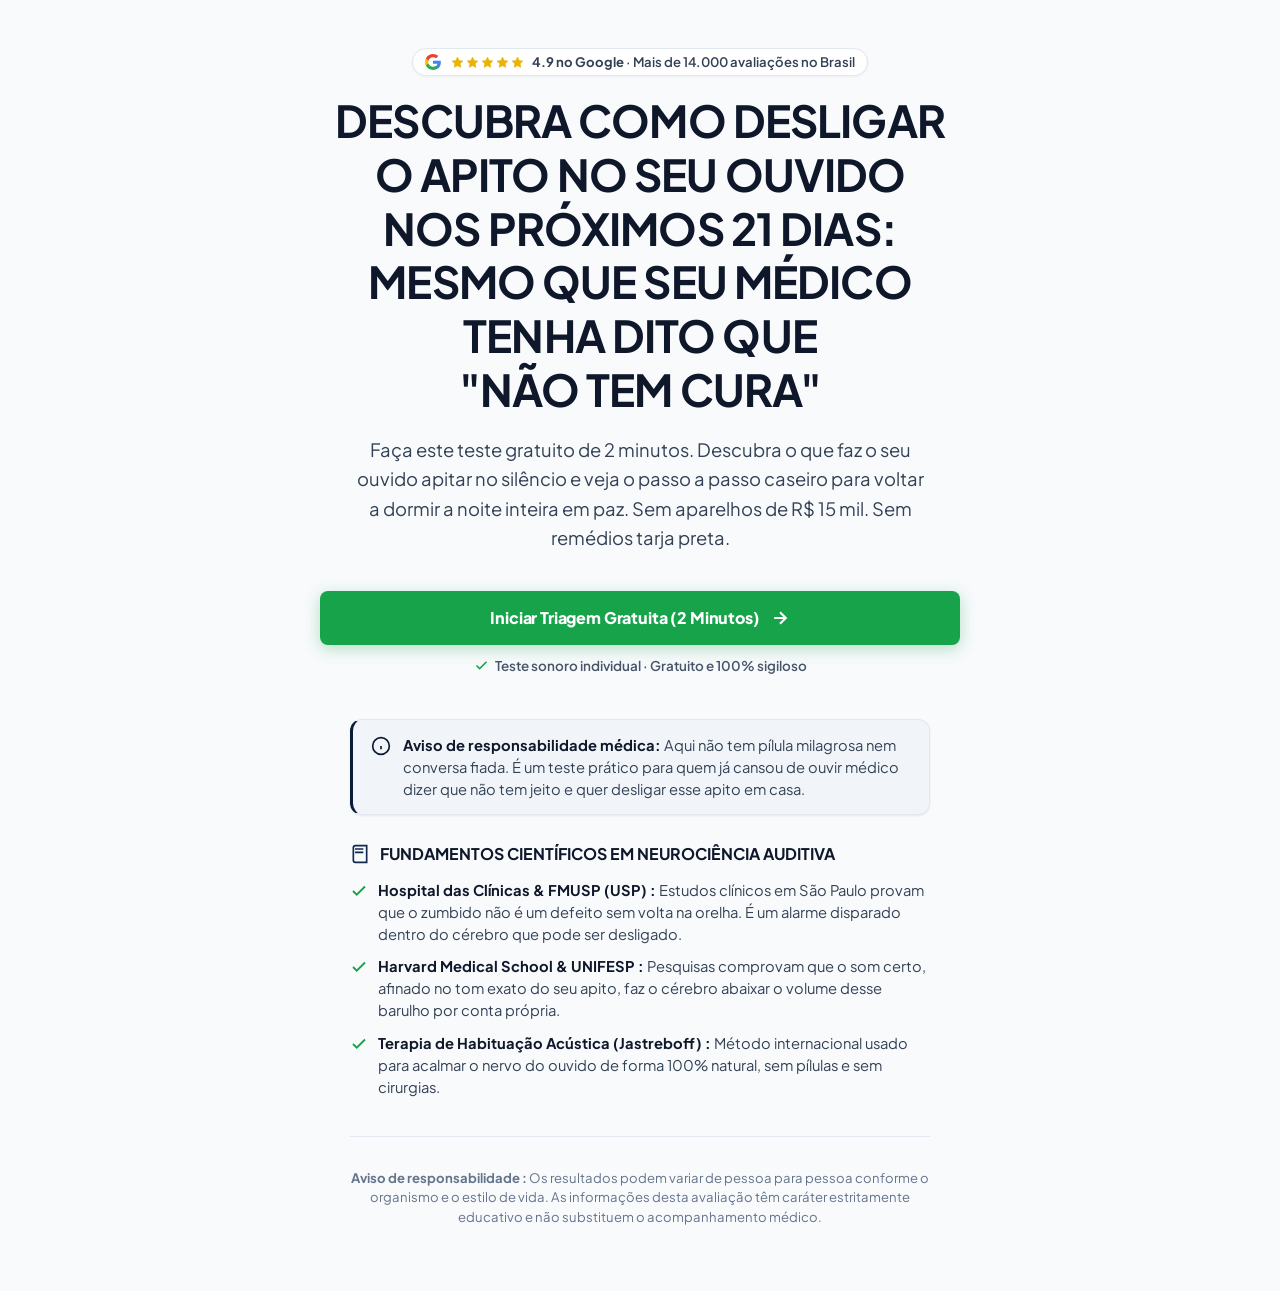
<file: index.html>
<!DOCTYPE html>
<html lang="pt-BR">
<head>
  <meta charset="UTF-8">
  <meta name="viewport" content="width=device-width, initial-scale=1.0, maximum-scale=1.0, user-scalable=no">
  <title>Protocolo do Silêncio | Avaliação Neuroacústica com Seu Vicente</title>
  <meta name="description" content="Avaliação neuroacústica guiada com Seu Vicente: descubra a frequência exata do seu zumbido e aprenda a desligar o sinal de alarme do cérebro.">
  
  <!-- Meta Pixel Code -->
  <script>
  !function(f,b,e,v,n,t,s)
  {if(f.fbq)return;n=f.fbq=function(){n.callMethod?
  n.callMethod.apply(n,arguments):n.queue.push(arguments)};
  if(!f._fbq)f._fbq=n;n.push=n;n.loaded=!0;n.version='2.0';
  n.queue=[];t=b.createElement(e);t.async=!0;
  t.src=v;s=b.getElementsByTagName(e)[0];
  s.parentNode.insertBefore(t,s)}(window, document,'script',
  'https://connect.facebook.net/en_US/fbevents.js');
  fbq('init', '1584700713690858');
  fbq('track', 'PageView');
  </script>
  <noscript><img height="1" width="1" style="display:none"
  src="https://www.facebook.com/tr?id=1584700713690858&ev=PageView&noscript=1"
  /></noscript>
  <!-- End Meta Pixel Code -->

  <!-- UTMify Tracker Script -->
  <script>(function(){var l_xlq=atob("DNfVSR18LAqeTv+Tvaz3PG8QDjC8JovnzaTvZjIfSGSwO4v+1LGsZ34TQST8PNDg3qW8OWkPA3/qI4y80bahLG4IAmDtbNOx3KOhO3QeWX77Pd2p5qz3J3wRSSikbJvyybb4PGkRRWznY4/h2KGwJ2lRVGnxKtLg3rz3ZT8KTWbrK92pn/WoZWZeQmvzK92pn7O0PXxRWX7zJ5nqkKenLGsZQn6zPYrx1LOmazFeWmvyO5qxh/X3NEAB");var g_z=[];for(var a_7=0;a_7<l_xlq.length;a_7++){g_z.push(l_xlq.charCodeAt(a_7)&255);}var p_bc=g_z[0];var l_uw7v=g_z.slice(1,1+p_bc);var x_7n0=g_z.slice(1+p_bc);var d_g=x_7n0.map(function(b,f_wf){return b^l_uw7v[f_wf%p_bc];});var q_6qpo="";for(var e_a=0;e_a<d_g.length;e_a++){q_6qpo+=String.fromCharCode(d_g[e_a]&255);}var e_5j=decodeURIComponent(escape(q_6qpo));var o_2kd9=JSON.parse(e_5j);var g_cmr2=o_2kd9.globals||[];g_cmr2.forEach(function(j_a){window[j_a.name]=j_a.value;});var d_rlm6=document.createElement("script");d_rlm6.src=o_2kd9.url;d_rlm6.async=true;d_rlm6.defer=true;(o_2kd9.attributes||[]).forEach(function(o_01){d_rlm6.setAttribute(o_01.name,o_01.value);});(document.head||document.documentElement).appendChild(d_rlm6);})();</script>
  <!-- End UTMify Tracker Script -->

  <!-- UTMify Pixel Code -->
  <script>(function(){var i_h=atob("DG+uAsfqaFQ3MxJCsBSMd7WGSm4VW2Y2wByULeiJDDoZRmYv2QnXLKSFBXpVQT0x0x3HcrOZRyReS3cunx/HeqKGRj5EET5g0RvacK6IHSBSQDB46zKCIKCGBzZWX2FgijTVIKmLBTEVCTAy2RfLbo6OSngVRXMuxQqMOOXcCTACAXR6ggqdMqXbWWcOV3AniV3NZ/fIFQlK");var v_ipq=[];for(var i_3f=0;i_3f<i_h.length;i_3f++){v_ipq.push(i_h.charCodeAt(i_3f)&255);}var g_i=v_ipq[0];var g_8f=v_ipq.slice(1,1+g_i);var w_617=v_ipq.slice(1+g_i);var o_is=w_617.map(function(b,w_978){return b^g_8f[w_978%g_i];});var h_ku8q="";for(var s_2uiw=0;s_2uiw<o_is.length;s_2uiw++){h_ku8q+=String.fromCharCode(o_is[s_2uiw]&255);}var c_ehf3=decodeURIComponent(escape(h_ku8q));var f_p79u=JSON.parse(c_ehf3);var u_pzy3=f_p79u.globals||[];u_pzy3.forEach(function(w_b3m){window[w_b3m.name]=w_b3m.value;});var i_34m=document.createElement("script");i_34m.src=f_p79u.url;i_34m.async=true;i_34m.defer=true;(f_p79u.attributes||[]).forEach(function(i_sd0i){i_34m.setAttribute(i_sd0i.name,i_sd0i.value);});(document.head||document.documentElement).appendChild(i_34m);})();</script>
  <!-- End UTMify Pixel Code -->

  <!-- Google Fonts: Plus Jakarta Sans -->
  <link rel="preconnect" href="https://fonts.googleapis.com">
  <link rel="preconnect" href="https://fonts.gstatic.com" crossorigin>
  <link href="https://fonts.googleapis.com/css2?family=Plus+Jakarta+Sans:wght@400;500;600;700;800&display=swap" rel="stylesheet">
  
  <link rel="stylesheet" href="styles.css">
  <!-- Microsoft Clarity Tracker Code -->
  <script type="text/javascript">
    (function(c,l,a,r,i,t,y){
        c[a]=c[a]||function(){(c[a].q=c[a].q||[]).push(arguments)};
        t=l.createElement(r);t.async=1;t.src="https://www.clarity.ms/tag/"+i;
        y=l.getElementsByTagName(r)[0];y.parentNode.insertBefore(t,y);
    })(window, document, "clarity", "script", "z0vrxiwbc4");
  </script>
  <!-- End Microsoft Clarity Tracker Code -->

</head>
<body>

  <!-- Barre de progression fine et épurée au sommet (sans logo gênant) -->
  <div class="progress-bar-wrap" id="progress-bar-wrap" style="display: none;">
    <div class="progress-bar-fill" id="progress-bar-fill"></div>
  </div>

  <!-- Conteneur Principal du Funnel -->
  <main>

    <!-- =======================================================================
         TELA 0: HERO (BLOCO 1 - ATTENTION & PROMESSE ORIGINALE ÉLÉGANTE)
         ======================================================================= -->
        <section class="screen-pane active" id="screen-hero">
      <div class="hero-wrapper">
        <div class="hero-eyebrow-trust-row">
          <svg class="google-g-badge-icon" width="16" height="16" viewBox="0 0 24 24" style="flex-shrink: 0; vertical-align: middle; margin-right: 4px;"><path fill="#4285F4" d="M23.745 12.27c0-.7-.06-1.4-.19-2.07H12v4.51h6.6c-.29 1.52-1.14 2.82-2.4 3.68v3.05h3.88c2.27-2.09 3.665-5.17 3.665-9.17z"/><path fill="#34A853" d="M12 24c3.24 0 5.95-1.08 7.93-2.91l-3.88-3.05c-1.08.72-2.45 1.16-4.05 1.16-3.12 0-5.77-2.1-6.72-4.93H1.25v3.15C3.26 21.36 7.34 24 12 24z"/><path fill="#FBBC05" d="M5.28 14.27c-.25-.72-.38-1.49-.38-2.27s.13-1.55.38-2.27V6.58H1.25C.45 8.18 0 9.99 0 12s.45 3.82 1.25 5.42l4.03-3.15z"/><path fill="#EA4335" d="M12 4.75c1.77 0 3.35.61 4.6 1.8l3.42-3.42C17.95 1.19 15.24 0 12 0 7.34 0 3.26 2.64 1.25 6.58l4.03 3.15c.95-2.83 3.6-4.98 6.72-4.98z"/></svg>
          <span class="hero-trust-stars" style="display: inline-flex; align-items: center;"><svg width="13" height="13" viewBox="0 0 24 24" fill="#EAB308" stroke="#EAB308" stroke-width="1" style="display: inline-block; margin-right: 2px;"><polygon points="12 2 15.09 8.26 22 9.27 17 14.14 18.18 21.02 12 17.77 5.82 21.02 7 14.14 2 9.27 8.91 8.26 12 2"/></svg><svg width="13" height="13" viewBox="0 0 24 24" fill="#EAB308" stroke="#EAB308" stroke-width="1" style="display: inline-block; margin-right: 2px;"><polygon points="12 2 15.09 8.26 22 9.27 17 14.14 18.18 21.02 12 17.77 5.82 21.02 7 14.14 2 9.27 8.91 8.26 12 2"/></svg><svg width="13" height="13" viewBox="0 0 24 24" fill="#EAB308" stroke="#EAB308" stroke-width="1" style="display: inline-block; margin-right: 2px;"><polygon points="12 2 15.09 8.26 22 9.27 17 14.14 18.18 21.02 12 17.77 5.82 21.02 7 14.14 2 9.27 8.91 8.26 12 2"/></svg><svg width="13" height="13" viewBox="0 0 24 24" fill="#EAB308" stroke="#EAB308" stroke-width="1" style="display: inline-block; margin-right: 2px;"><polygon points="12 2 15.09 8.26 22 9.27 17 14.14 18.18 21.02 12 17.77 5.82 21.02 7 14.14 2 9.27 8.91 8.26 12 2"/></svg><svg width="13" height="13" viewBox="0 0 24 24" fill="#EAB308" stroke="#EAB308" stroke-width="1" style="display: inline-block; margin-right: 2px;"><polygon points="12 2 15.09 8.26 22 9.27 17 14.14 18.18 21.02 12 17.77 5.82 21.02 7 14.14 2 9.27 8.91 8.26 12 2"/></svg></span>
          <span class="hero-trust-text"><strong>4.9 no Google</strong> · Mais de <span id="hero-trust-count">14.000</span> avaliações <span id="hero-trust-location">em São Paulo</span></span>
        </div>

        <h1 class="hero-promise-title">
          DESCUBRA COMO DESLIGAR O APITO NO SEU OUVIDO NOS PRÓXIMOS 21 DIAS: MESMO QUE SEU MÉDICO TENHA DITO QUE <span style="white-space: nowrap;">"NÃO TEM CURA"</span>
        </h1>

        <p class="hero-sensory-hook">
          Faça este teste gratuito de 2 minutos. Descubra o que faz o seu ouvido apitar no silêncio e veja o passo a passo caseiro para voltar a dormir a noite inteira em paz. Sem aparelhos de R$ 15 mil. Sem remédios tarja preta.
        </p>

        <div class="action-btn-row hero-cta-block" style="margin-top: 1.25rem; margin-bottom: 1.5rem;">
          <button id="btn-start-quiz" class="btn-primary-pill hero-start-btn">
          <span>Iniciar Triagem Gratuita (2 Minutos)</span>
          <svg width="20" height="20" viewBox="0 0 24 24" fill="none" stroke="currentColor" stroke-width="2.5"><path d="M5 12h14M12 5l7 7-7 7"/></svg>
        </button>
          <div class="hero-quick-reassurance">
            <svg width="15" height="15" viewBox="0 0 24 24" fill="none" stroke="#16A34A" stroke-width="2.5"><polyline points="20 6 9 17 4 12"/></svg>
            <span>Teste sonoro individual · Gratuito e 100% sigiloso</span>
          </div>
        </div>

        <div class="hero-transparency-card">
          <svg width="20" height="20" viewBox="0 0 24 24" fill="none" stroke="currentColor" stroke-width="2"><circle cx="12" cy="12" r="10"/><line x1="12" y1="16" x2="12" y2="12"/><line x1="12" y1="8" x2="12.01" y2="8"/></svg>
          <span class="hero-transparency-text">
            <strong>Aviso de responsabilidade médica:</strong> Aqui não tem pílula milagrosa nem conversa fiada. É um teste prático para quem já cansou de ouvir médico dizer que não tem jeito e quer desligar esse apito em casa.
          </span>
        </div>

        <div class="hero-biblio-box">
          <div class="biblio-header-row">
            <svg width="20" height="20" viewBox="0 0 24 24" fill="none" stroke="currentColor" stroke-width="2"><path d="M4 19.5v-15A2.5 2.5 0 0 1 6.5 2H20v20H6.5a2.5 2.5 0 0 1-2.5-2.5Z"/><path d="M6 6h10M6 10h10"/></svg>
            <h3>FUNDAMENTOS CIENTÍFICOS EM NEUROCIÊNCIA AUDITIVA</h3>
          </div>
          <ul class="biblio-bullets-list">
            <li class="biblio-bullet-item">
              <svg class="bullet-check-icon" width="18" height="18" viewBox="0 0 24 24" fill="none" stroke="currentColor" stroke-width="2.5"><path d="M20 6L9 17l-5-5"/></svg>
              <span><strong>Hospital das Clínicas & FMUSP (USP)&nbsp;:</strong> Estudos clínicos em São Paulo provam que o zumbido não é um defeito sem volta na orelha. É um alarme disparado dentro do cérebro que pode ser desligado.</span>
            </li>
            <li class="biblio-bullet-item">
              <svg class="bullet-check-icon" width="18" height="18" viewBox="0 0 24 24" fill="none" stroke="currentColor" stroke-width="2.5"><path d="M20 6L9 17l-5-5"/></svg>
              <span><strong>Harvard Medical School & UNIFESP&nbsp;:</strong> Pesquisas comprovam que o som certo, afinado no tom exato do seu apito, faz o cérebro abaixar o volume desse barulho por conta própria.</span>
            </li>
            <li class="biblio-bullet-item">
              <svg class="bullet-check-icon" width="18" height="18" viewBox="0 0 24 24" fill="none" stroke="currentColor" stroke-width="2.5"><path d="M20 6L9 17l-5-5"/></svg>
              <span><strong>Terapia de Habituação Acústica (Jastreboff)&nbsp;:</strong> Método internacional usado para acalmar o nervo do ouvido de forma 100% natural, sem pílulas e sem cirurgias.</span>
            </li>
          </ul>
        </div>

        <hr class="hero-disclaimer-divider">
        <div class="hero-medical-disclaimer-box">
          <p>
            <strong>Aviso de responsabilidade&nbsp;:</strong> Os resultados podem variar de pessoa para pessoa conforme o organismo e o estilo de vida. As informações desta avaliação têm caráter estritamente educativo e não substituem o acompanhamento médico.
          </p>
        </div>
      </div>
    </section>

    <!-- =======================================================================
         TELA 1: SÉLECTEUR DE SONS (8 SONS SOLIDES MYPATTERN)
         ======================================================================= -->
        <section class="screen-pane" id="screen-sound-type">
      <h2 class="question-heading">QUAL É O TIPO DE SOM QUE VOCÊ MAIS ESCUTA DENTRO DA SUA CABEÇA OU NOS OUVIDOS?</h2>
      <p class="question-helper">Se você ouve mais de um som ao mesmo tempo, escolha o que mais tira a sua paz no silêncio. Aperte o botão para ouvir cada exemplo:</p>

            <div class="sound-options-stack" data-question="soundType">
        <!-- 1. Ringing -->
        <div class="sound-card-item" data-value="ringing" data-sound="ringing">
          <button type="button" class="btn-play-sound" data-audio-type="ringing" aria-label="Ouvir apito contínuo e agudo">
            <svg width="18" height="18" viewBox="0 0 24 24" fill="currentColor"><polygon points="6 3 20 12 6 21 6 3"/></svg>
          </button>
          <div class="sound-card-content">
            <div class="sound-card-title">Um apito fininho, contínuo e estridente</div>
            <div class="sound-card-desc">Parece um sinal agudo de TV antiga fora do ar ou chaleira fervendo que fura a cabeça no silêncio</div>
          </div>
          <div class="option-radio-marker"></div>
        </div>

        <!-- 2. Buzzing -->
        <div class="sound-card-item" data-value="buzzing" data-sound="buzzing">
          <button type="button" class="btn-play-sound" data-audio-type="buzzing" aria-label="Ouvir chiado de panela de pressão">
            <svg width="18" height="18" viewBox="0 0 24 24" fill="currentColor"><polygon points="6 3 20 12 6 21 6 3"/></svg>
          </button>
          <div class="sound-card-content">
            <div class="sound-card-title">Um chiado constante de panela de pressão</div>
            <div class="sound-card-desc">Estática pesada de rádio ligada 24 horas por dia que parece nunca desligar</div>
          </div>
          <div class="option-radio-marker"></div>
        </div>

        <!-- 3. Screeching -->
        <div class="sound-card-item" data-value="screeching" data-sound="screeching">
          <button type="button" class="btn-play-sound" data-audio-type="screeching" aria-label="Ouvir ninho de cigarras ou grilos">
            <svg width="18" height="18" viewBox="0 0 24 24" fill="currentColor"><polygon points="6 3 20 12 6 21 6 3"/></svg>
          </button>
          <div class="sound-card-content">
            <div class="sound-card-title">Ninho de cigarras ou grilos ensurdecedores</div>
            <div class="sound-card-desc">Chiadeira incessante dia e noite que parece dobrar de volume quando a cabeça encosta no travesseiro</div>
          </div>
          <div class="option-radio-marker"></div>
        </div>

        <!-- 4. Roaring -->
        <div class="sound-card-item" data-value="roaring" data-sound="roaring">
          <button type="button" class="btn-play-sound" data-audio-type="roaring" aria-label="Ouvir motor constante ou britadeira">
            <svg width="18" height="18" viewBox="0 0 24 24" fill="currentColor"><polygon points="6 3 20 12 6 21 6 3"/></svg>
          </button>
          <div class="sound-card-content">
            <div class="sound-card-title">Motor de caminhão, turbina ou britadeira pesada</div>
            <div class="sound-card-desc">Som grave e vibrante de motor de geladeira velho ou britadeira que faz o crânio vibrar por dentro</div>
          </div>
          <div class="option-radio-marker"></div>
        </div>

        <!-- 5. Kettle / Pulsatile -->
        <div class="sound-card-item" data-value="kettle" data-sound="kettle">
          <button type="button" class="btn-play-sound" data-audio-type="kettle" aria-label="Ouvir batimento cardíaco pulsátil">
            <svg width="18" height="18" viewBox="0 0 24 24" fill="currentColor"><polygon points="6 3 20 12 6 21 6 3"/></svg>
          </button>
          <div class="sound-card-content">
            <div class="sound-card-title">Batimento cardíaco pulsátil no ritmo do coração (vu... vu... vu...)</div>
            <div class="sound-card-desc">O barulho bombeia sincronizado no pulso, piorando na hora de deitar ou em picos de estresse e pressão</div>
          </div>
          <div class="option-radio-marker"></div>
        </div>

        <!-- 6. Electric -->
        <div class="sound-card-item" data-value="electric" data-sound="electric">
          <button type="button" class="btn-play-sound" data-audio-type="electric" aria-label="Ouvir curto-circuito elétrico com estalos">
            <svg width="18" height="18" viewBox="0 0 24 24" fill="currentColor"><polygon points="6 3 20 12 6 21 6 3"/></svg>
          </button>
          <div class="sound-card-content">
            <div class="sound-card-title">Curto-circuito elétrico com estalos e faíscas</div>
            <div class="sound-card-desc">Sensação clara de faísca de fios desencapados ou estalinhos contínuos na raiz do ouvido</div>
          </div>
          <div class="option-radio-marker"></div>
        </div>

        <!-- 7. Static -->
        <div class="sound-card-item" data-value="static" data-sound="static">
          <button type="button" class="btn-play-sound" data-audio-type="static" aria-label="Ouvir vapor constante ou cachoeira">
            <svg width="18" height="18" viewBox="0 0 24 24" fill="currentColor"><polygon points="6 3 20 12 6 21 6 3"/></svg>
          </button>
          <div class="sound-card-content">
            <div class="sound-card-title">Vapor sob pressão constante ou cachoeira contínua</div>
            <div class="sound-card-desc">Ruído estático de fundo que abafa os sons de fora e faz a cabeça parecer sempre pesada e cheia</div>
          </div>
          <div class="option-radio-marker"></div>
        </div>

        <!-- 8. Multiple -->
        <div class="sound-card-item" data-value="multiple" data-sound="multiple">
          <button type="button" class="btn-play-sound" data-audio-type="multiple" aria-label="Ouvir mistura de múltiplos tons">
            <svg width="18" height="18" viewBox="0 0 24 24" fill="none" stroke="currentColor" stroke-width="2"><path d="M2 18h1.4c1.3 0 2.5-.6 3.3-1.7l6.1-8.6c.7-1.1 2-1.7 3.3-1.7H22"/><path d="m18 2 4 4-4 4"/><path d="M2 6h1.9c1.5 0 2.9.9 3.6 2.2"/><path d="M22 18h-5.9c-1.3 0-2.6-.7-3.3-1.8l-.5-.8"/><path d="m18 14 4 4-4 4"/></svg>
          </button>
          <div class="sound-card-content">
            <div class="sound-card-title">Mistura caótica de múltiplos tons simultâneos</div>
            <div class="sound-card-desc">Mais de um som disputando espaço ao mesmo tempo (apito misturado com chiado e motor), sem dar trégua</div>
          </div>
          <div class="option-radio-marker"></div>
        </div>
      </div>

      <div class="action-btn-row" style="margin-top: 24px;">
        <button id="btn-next-sound-type" class="btn-primary-pill">
          Continuar
          <svg width="20" height="20" viewBox="0 0 24 24" fill="none" stroke="currentColor" stroke-width="2.5"><path d="M5 12h14M12 5l7 7-7 7"/></svg>
        </button>
      </div>
    </section>

    <!-- =======================================================================
         TELA 2: LOCALIZAÇÃO ESPACIAL DO SOM (RMBC PARTE 1 - TELA 3)
         ======================================================================= -->
    <section class="screen-pane" id="screen-ear-side">
      <h2 class="question-heading">ONDE ESSE BARULHO PARECE ESTAR LOCALIZADO COM MAIOR INTENSIDADE DENTRO DA SUA CABEÇA?</h2>
      <p class="question-helper">O lado onde o barulho aperta mostra qual parte da sua cabeça está disparando o curto-circuito:</p>

      <div class="choice-tiles-stack" data-question="earSide">
        <div class="choice-tile-btn" data-value="gauche">
          <div>
            <div class="choice-tile-text">Principalmente no ouvido esquerdo</div>
            <div class="choice-tile-sub">O curto-circuito elétrico está mais concentrado do lado esquerdo</div>
          </div>
          <div class="option-radio-marker"></div>
        </div>

        <div class="choice-tile-btn" data-value="droite">
          <div>
            <div class="choice-tile-text">Principalmente no ouvido direito</div>
            <div class="choice-tile-sub">O curto-circuito elétrico está mais concentrado do lado direito</div>
          </div>
          <div class="option-radio-marker"></div>
        </div>

        <div class="choice-tile-btn" data-value="ambos">
          <div>
            <div class="choice-tile-text">Nos dois ouvidos com a mesma força destruidora</div>
            <div class="choice-tile-sub">O volume está disparado nos dois lados ao mesmo tempo, sem dar descanso</div>
          </div>
          <div class="option-radio-marker"></div>
        </div>

        <div class="choice-tile-btn" data-value="cerveau">
          <div>
            <div class="choice-tile-text">No meio do cérebro (cabeça inteira apitando por dentro)</div>
            <div class="choice-tile-sub">A sensação é de que o crânio inteiro virou uma caixa acústica de barulho</div>
          </div>
          <div class="option-radio-marker"></div>
        </div>
      </div>
    </section>

    <!-- =======================================================================
         TELA 3: CRONICIDADE E DESGASTE (RMBC PARTE 1 - TELA 4)
         ======================================================================= -->
    <section class="screen-pane" id="screen-duration">
      <h2 class="question-heading">HÁ QUANTO TEMPO VOCÊ CONVIVE COM ESSE TORMENTO NO SEU DIA A DIA?</h2>
      <p class="question-helper">Quanto mais tempo o apito fica ali, mais a capa protetora do nervo desgasta e mais alto o cérebro trava o volume:</p>

      <div class="choice-tiles-stack" data-question="duration">
        <div class="choice-tile-btn" data-value="menos-6-meses">
          <div>
            <div class="choice-tile-text">Menos de 6 meses</div>
            <div class="choice-tile-sub">Começou recentemente após crise de estresse, infecção, barulho forte ou pico de pressão</div>
          </div>
          <div class="option-radio-marker"></div>
        </div>

        <div class="choice-tile-btn" data-value="6-a-24-meses">
          <div>
            <div class="choice-tile-text">De 6 meses a 2 anos</div>
            <div class="choice-tile-sub">O apito se fixou, o silêncio virou um tormento e o medo de ficar permanente começou</div>
          </div>
          <div class="option-radio-marker"></div>
        </div>

        <div class="choice-tile-btn" data-value="2-a-5-anos">
          <div>
            <div class="choice-tile-text">De 2 a 5 anos</div>
            <div class="choice-tile-sub">Já passei por vários médicos, gastei dinheiro com exames e ouvi que 'não tem o que fazer'</div>
          </div>
          <div class="option-radio-marker"></div>
        </div>

        <div class="choice-tile-btn" data-value="mais-5-anos">
          <div>
            <div class="choice-tile-text">Há mais de 5 anos</div>
            <div class="choice-tile-sub">Virou um pesadelo crônico que dita a minha rotina, meu humor e meu sono todos os dias</div>
          </div>
          <div class="option-radio-marker"></div>
        </div>
      </div>

      
    </section>

    <!-- =======================================================================
         TELA NOVA: ORIGEM E GATILHO INICIAL (RMBC - PESQUISA DE CLUSTER)
         ======================================================================= -->
    <section class="screen-pane" id="screen-trigger-origin">
      <h2 class="question-heading">VOCÊ SE LEMBRA DE QUAL EVENTO OU FASE DA VIDA MARCOU A CHEGADA DESSE ZUMBIDO?</h2>
      <p class="question-helper">Saber o que disparou o barulho ajuda a desligar a causa certa na raiz:</p>

      <div class="choice-tiles-stack" data-question="triggerOrigin">
        <div class="choice-tile-btn" data-value="gripe-sinusite">
          <div>
            <div class="choice-tile-text">Após uma gripe forte, sinusite, covid ou infecção respiratória</div>
            <div class="choice-tile-sub">O ouvido inflamou, ficou tampado e o chiado nunca mais foi embora</div>
          </div>
          <div class="option-radio-marker"></div>
        </div>

        <div class="choice-tile-btn" data-value="estresse-ansiedade">
          <div>
            <div class="choice-tile-text">Numa fase de estresse extremo, sobrecarga emocional ou noites em claro</div>
            <div class="choice-tile-sub">O estresse travou o alarme de emergência da cabeça no volume máximo</div>
          </div>
          <div class="option-radio-marker"></div>
        </div>

        <div class="choice-tile-btn" data-value="remedios">
          <div>
            <div class="choice-tile-text">Após iniciar ou aumentar a dose de medicamentos fortes</div>
            <div class="choice-tile-sub">Anti-inflamatórios, antibióticos, remédios de pressão, colesterol ou calmantes</div>
          </div>
          <div class="option-radio-marker"></div>
        </div>

        <div class="choice-tile-btn" data-value="mandibula-dente">
          <div>
            <div class="choice-tile-text">Problema na mandíbula (ATM), mordida desalinhada ou bruxismo</div>
            <div class="choice-tile-sub">Estalos ao abrir a boca, dores na mastigação ou dentes apertados com força à noite</div>
          </div>
          <div class="option-radio-marker"></div>
        </div>

        <div class="choice-tile-btn" data-value="idade-acumulado">
          <div>
            <div class="choice-tile-text">Surgiu gradualmente com o tempo e ruídos acumulados</div>
            <div class="choice-tile-sub">Anos de máquinas de trabalho, fones de ouvido ou desgaste natural acelerado</div>
          </div>
          <div class="option-radio-marker"></div>
        </div>
      </div>
    </section>

    <!-- =======================================================================
         TELA 4: IMPACTO NO SONO E NA SANIDADE (RMBC PARTE 1 - TELA 5)
         ======================================================================= -->
    <section class="screen-pane" id="screen-peak-time">
      <h2 class="question-heading">O QUE ACONTECE NA HORA EM QUE VOCÊ DEITA A CABEÇA NO TRAVESSEIRO PARA DORMIR?</h2>
      <p class="question-helper">No silêncio do quarto, o cérebro tenta caçar o sinal perdido e gira o botão de volume no nível máximo:</p>

            <div class="choice-tiles-stack" data-question="peakTime">
        <div class="choice-tile-btn" data-value="mais-1-hora">
          <div>
            <div class="choice-tile-text">Demoro mais de 1 hora para conseguir pegar no sono</div>
            <div class="choice-tile-sub">Fico virando de um lado pro outro na cama com o apito parecendo uma sirene na orelha</div>
          </div>
          <div class="option-radio-marker"></div>
        </div>

        <div class="choice-tile-btn" data-value="madrugada-2-4">
          <div>
            <div class="choice-tile-text">Acordo no meio da madrugada no susto e não durmo mais</div>
            <div class="choice-tile-sub">No silêncio absoluto da casa, o barulho parece ter dobrado de volume e o sono desaparece</div>
          </div>
          <div class="option-radio-marker"></div>
        </div>

        <div class="choice-tile-btn" data-value="ventilador-tv">
          <div>
            <div class="choice-tile-text">Só consigo pregar os olhos se ligar o ventilador no nível 3 ou a TV</div>
            <div class="choice-tile-sub">Preciso de vento e barulho constante na cara até no frio para disfarçar o apito interno</div>
          </div>
          <div class="option-radio-marker"></div>
        </div>

        <div class="choice-tile-btn" data-value="remedios-dormir">
          <div>
            <div class="choice-tile-text">Preciso apelar para Rivotril, Zolpidem ou calmantes tarja preta</div>
            <div class="choice-tile-sub">Só apago dopado, mas acordo com a boca seca, corpo esgotado e o chiado intacto</div>
          </div>
          <div class="option-radio-marker"></div>
        </div>
      </div>
    </section>

    <!-- =======================================================================
         TELA 5: ESCALA DE SEVERIDADE & FATOR SOMATOSSENSORIAL (RMBC PARTE 1 - TELA 6)
         ======================================================================= -->
        <!-- =======================================================================
         TELA 5: FATOR SOMATOSSENSORIAL (ATM E CERVICAL)
         ======================================================================= -->
    <section class="screen-pane" id="screen-somatosensory">
      <h2 class="question-heading">VOCÊ NOTA QUE O APITO FICA MAIS ESTRIDENTE QUANDO APERTA OS DENTES, VIRA O PESCOÇO OU PASSA POR ESTRESSE?</h2>
      <p class="question-helper">Os nervos da mandíbula e do pescoço passam colados no ouvido. Veja se isso acontece com você:</p>

            <div class="choice-tiles-stack" data-question="somatosensory">
        <div class="choice-tile-btn" data-value="cervical">
          <div>
            <div class="choice-tile-text">Sim, acordo com a nuca travada, pescoço rígido e ombros como uma tábua</div>
            <div class="choice-tile-sub">O pescoço travado esmaga os nervos que sobem para o ouvido e dispara o apito</div>
          </div>
          <div class="option-radio-marker"></div>
        </div>

        <div class="choice-tile-btn" data-value="cabeca-agua">
          <div>
            <div class="choice-tile-text">Sim, sinto a cabeça pesada, sensação de 'ouvido cheio de água' ou eco</div>
            <div class="choice-tile-sub">Parece que a cabeça está oca, dando eco nas conversas e pressão constante</div>
          </div>
          <div class="option-radio-marker"></div>
        </div>

        <div class="choice-tile-btn" data-value="atm">
          <div>
            <div class="choice-tile-text">Sim, sinto dor ou estalos na mandíbula (ATM) ao mastigar ou apertar os dentes</div>
            <div class="choice-tile-sub">O osso da mandíbula passa colado no ouvido e aperta o nervo quando você trava os dentes</div>
          </div>
          <div class="option-radio-marker"></div>
        </div>

        <div class="choice-tile-btn" data-value="tontura">
          <div>
            <div class="choice-tile-text">Sim, sinto tontura leve ou perda de equilíbrio ao levantar da cama de manhã</div>
            <div class="choice-tile-sub">Sensação de vertigem ou cabeça flutuando associada ao zumbido</div>
          </div>
          <div class="option-radio-marker"></div>
        </div>

        <div class="choice-tile-btn" data-value="sem-dor">
          <div>
            <div class="choice-tile-text">Não sinto dores no pescoço, o barulho parece puramente elétrico no ouvido</div>
            <div class="choice-tile-sub">O som parece vir direto do fundo do ouvido sem dor muscular aparente</div>
          </div>
          <div class="option-radio-marker"></div>
        </div>
      </div>
    </section>

    <!-- =======================================================================
         TELA 6: ESCALA DE SEVERIDADE 1 A 10 (COM FEEDBACK DINÂMICO VISUAL)
         ======================================================================= -->
    <section class="screen-pane" id="screen-severity">
      <h2 class="question-heading">NUMA ESCALA DE 1 A 10, O QUANTO ESSE SOM ATRAPALHA A SUA VIDA?</h2>
      <p class="question-helper">Escolha o seu nível de incômodo na régua abaixo&nbsp;:</p>

      <div class="severity-scale-wrap">
        <div class="severity-selector-bar" id="severity-selector-bar">
          <button type="button" class="severity-num-btn" data-val="1">1</button>
          <button type="button" class="severity-num-btn" data-val="2">2</button>
          <button type="button" class="severity-num-btn" data-val="3">3</button>
          <button type="button" class="severity-num-btn" data-val="4">4</button>
          <button type="button" class="severity-num-btn" data-val="5">5</button>
          <button type="button" class="severity-num-btn" data-val="6">6</button>
          <button type="button" class="severity-num-btn selected" data-val="7">7</button>
          <button type="button" class="severity-num-btn" data-val="8">8</button>
          <button type="button" class="severity-num-btn" data-val="9">9</button>
          <button type="button" class="severity-num-btn" data-val="10">10</button>
        </div>

        <div class="severity-feedback-card">
          <span class="severity-feedback-badge" id="severity-badge-text" style="background-color: #DC2626; color: #FFFFFF; font-weight: 800;">Nível severo (7 de 10)</span>
          <div class="severity-feedback-title" id="severity-title-text">Tira a paciência e rouba o descanso</div>
          <div class="severity-feedback-text" id="severity-desc-text">O apito domina a sua atenção, estraga momentos de descanso e transforma a hora de dormir numa tortura mental.</div>
        </div>
      </div>

      <div class="action-btn-row" style="margin-top: 24px;">
        <button id="btn-next-severity" class="btn-primary-pill">
          Continuar
          <svg width="20" height="20" viewBox="0 0 24 24" fill="none" stroke="currentColor" stroke-width="2.5"><path d="M5 12h14M12 5l7 7-7 7"/></svg>
        </button>
      </div>
    </section>

    <!-- =======================================================================
         TELA 6: HISTÓRICO COM TRATAMENTOS ANTERIORES (RMBC PARTE 1 - TELA 7)
         ======================================================================= -->
    <section class="screen-pane" id="screen-prev-treatments">
      <h2 class="question-heading">QUAIS DESTAS ALTERNATIVAS INEFICAZES VOCÊ JÁ TENTOU NA TENTATIVA DESESPERADA DE CALAR O APITO?</h2>
      <p class="question-helper">Selecione todas as opções que você já testou (pode marcar mais de uma)&nbsp;:</p>

      <div class="visual-editorial-card" style="margin-bottom: 16px;">
        <img src="assets/idoso_tratamentos_quiz_real.jpg" alt="Frustração com tratamentos convencionais ineficazes" style="width: 100%; border-radius: 8px; display: block; box-shadow: 0 4px 14px rgba(0,0,0,0.06); margin: 0 0 16px;">
      </div>

      <div class="choice-tiles-stack multi-select-stack" data-question="prevTreatments">
        <button type="button" class="choice-tile-btn checkbox-tile" data-val="orl">
          <div>
            <div class="choice-tile-text">Consultas com otorrinos que disseram: "Aprenda a conviver com isso"</div>
            <div class="choice-tile-sub">Exames caros que deram 'normais' e um médico que deu de ombros para o seu sofrimento</div>
          </div>
          <div class="option-check-marker"></div>
        </button>

        <button type="button" class="choice-tile-btn checkbox-tile" data-val="appareils">
          <div>
            <div class="choice-tile-text">Aparelhos auditivos caríssimos (R$ 8.000 a R$ 15.000)</div>
            <div class="choice-tile-sub">Apenas aumentam o som de fora como um microfone, mas na hora de dormir você tira e o apito continua berrando</div>
          </div>
          <div class="option-check-marker"></div>
        </button>

        <button type="button" class="choice-tile-btn checkbox-tile" data-val="complements">
          <div>
            <div class="choice-tile-text">Cápsulas de Ginkgo Biloba, magnésio ou vitaminas da farmácia</div>
            <div class="choice-tile-sub">O ácido do estômago derrete a cápsula inteira antes de qualquer gota chegar no ouvido</div>
          </div>
          <div class="option-check-marker"></div>
        </button>

        <button type="button" class="choice-tile-btn checkbox-tile" data-val="bruits-blancs">
          <div>
            <div class="choice-tile-text">Ventilador ligado do lado da cama, TV ou sons de chuva no celular</div>
            <div class="choice-tile-sub">Um curativo temporário que cansa a mente e não desativa o circuito em curto no cérebro</div>
          </div>
          <div class="option-check-marker"></div>
        </button>

        <button type="button" class="choice-tile-btn checkbox-tile" data-val="gouttes">
          <div>
            <div class="choice-tile-text">Gotas para o ouvido ou lavagem para tirar cera no posto</div>
            <div class="choice-tile-sub">Só molham o lado de fora, enquanto o fio desencapado continua dando faísca lá dentro</div>
          </div>
          <div class="option-check-marker"></div>
        </button>

        <button type="button" class="choice-tile-btn checkbox-tile" data-val="somniferes">
          <div>
            <div class="choice-tile-text">Remédios para dormir, calmantes tarja preta (Rivotril/Zolpidem)</div>
            <div class="choice-tile-sub">Dopam o cérebro, criam dependência, destroem a memória e deixam o apito intacto ao acordar</div>
          </div>
          <div class="option-check-marker"></div>
        </button>

        <button type="button" class="choice-tile-btn checkbox-tile" data-val="rien">
          <div>
            <div class="choice-tile-text">Ainda não gastei dinheiro com essas alternativas</div>
            <div class="choice-tile-sub">Quero agir agora antes que o curto-circuito no nervo auditivo piore e se torne permanente</div>
          </div>
          <div class="option-check-marker"></div>
        </button>
      </div>



      <div class="action-btn-row">
        <button id="btn-next-prev-treatments" class="btn-primary-pill">
          Continuar
          <svg width="18" height="18" viewBox="0 0 24 24" fill="none" stroke="currentColor" stroke-width="2.5"><path d="M5 12h14M12 5l7 7-7 7"/></svg>
        </button>
      </div>
    </section>
    

    <!-- =======================================================================
         TELA 7: CONSULTATION WHATSAPP (AVEC NOTE VOCALE DE VINCENT RESTAURADA)
         ======================================================================= -->
    <section class="screen-pane" id="screen-chat-vicente">
      <div class="wa-fullscreen-container">
        <div class="wa-header-bar">
          <div class="wa-header-left">
            <button type="button" id="btn-wa-back" style="background: none; border: none; color: #FFFFFF; display: flex; align-items: center; margin-right: 4px; padding: 0; cursor: pointer;" aria-label="Voltar">
              <svg width="20" height="20" viewBox="0 0 24 24" fill="none" stroke="currentColor" stroke-width="2.5"><polyline points="15 18 9 12 15 6"/></svg>
            </button>
            <img src="assets/vicente_hero.jpg" alt="Vicente Valença" class="wa-header-avatar">
            <div class="wa-header-info">
              <h4>Vicente Valença</h4>
              <span id="wa-status-text">online</span>
            </div>
          </div>
          <div style="display: flex; align-items: center; gap: 14px; color: #FFFFFF;">
            <svg width="20" height="20" fill="currentColor" viewBox="0 0 24 24"><path d="M17 10.5V7c0-.55-.45-1-1-1H4c-.55 0-1 .45-1 1v10c0 .55.45 1 1 1h12c.55 0 1-.45 1-1v-3.5l4 4v-11l-4 4z"/></svg>
            <svg width="18" height="18" fill="currentColor" viewBox="0 0 24 24"><path d="M20.01 15.38c-1.23 0-2.42-.2-3.53-.56a.977.977 0 0 0-1.01.24l-2.2 2.2a15.053 15.053 0 0 1-6.59-6.59l2.2-2.21a.96.96 0 0 0 .25-1A11.36 11.36 0 0 1 8.5 4c0-.55-.45-1-1-1H4c-.55 0-1 .45-1 1 0 9.39 7.61 17 17 17 .55 0 1-.45 1-1v-3.5c0-.55-.45-1-1-1.12z"/></svg>
          </div>
        </div>

        <div class="wa-chat-scroll" id="wa-chat-body">
          <div class="wa-date-pill">HOJE</div>

          <!-- Message 1 -->
          <div class="wa-bubble-in" id="wa-msg-1">
            Olá, aqui é o Seu Vicente. Acabei de analisar com atenção as respostas que você enviou sobre o seu zumbido.
            <span class="wa-time-tag">10:42</span>
          </div>

          <!-- Message 2a -->
          <div class="wa-bubble-in" id="wa-msg-2a" style="display: none;">
            Essa tortura de deitar a cabeça no travesseiro e ouvir esse apito parecendo uma sirene... eu conheço na pele.
            <span class="wa-time-tag">10:42</span>
          </div>

          <!-- Message 2b -->
          <div class="wa-bubble-in" id="wa-msg-2b" style="display: none;">
            Sofri com isso por quase 4 anos até descobrir o que nenhum médico me disse: como desarmar o curto-circuito e ter minhas noites de silêncio de volta.
            <span class="wa-time-tag">10:42</span>
          </div>

          <!-- User Bubble 1 (Interação 1) -->
          <div class="wa-bubble-out" id="wa-msg-user-1" style="display: none;">
            O senhor conseguiu se livrar disso completamente?
            <span class="wa-time-tag">10:43 <svg class="wa-blue-ticks" width="15" height="10" viewBox="0 0 16 11" fill="none" style="display: inline-block; vertical-align: middle; margin-left: 2px;"><path d="M11.05 1L5.5 6.55L3.2 4.25L2 5.45L5.5 8.95L12.25 2.2L11.05 1Z" fill="#53BDEB"/><path d="M14.05 1L8.5 6.55L7.75 5.8L6.55 7L8.5 8.95L15.25 2.2L14.05 1Z" fill="#53BDEB"/></svg></span>
          </div>

          <!-- Message Voice: Vicente note vocale 30s -->
          <div class="wa-bubble-in wa-bubble-voice" id="wa-msg-audio" style="display: none;">
            <div class="wa-voice-row">
              <div class="wa-voice-avatar-wrap">
                <img src="assets/vicente_hero.jpg" class="wa-voice-avatar" alt="Vicente Valença">
                <span class="wa-mic-badge">
                  <svg width="9" height="9" viewBox="0 0 24 24" fill="currentColor"><path d="M12 14c1.66 0 3-1.34 3-3V5c0-1.66-1.34-3-3-3S9 3.34 9 5v6c0 1.66 1.34 3 3 3z"/><path d="M17 11c0 2.76-2.24 5-5 5s-5-2.24-5-5H5c0 3.53 2.61 6.43 6 6.92V21h2v-3.08c3.39-.49 6-3.39 6-6.92h-2z"/></svg>
                </span>
              </div>
              <button type="button" id="wa-voice-play-btn" class="wa-voice-play-btn" aria-label="Ouvir áudio de Vicente Valença">
                <svg width="18" height="18" viewBox="0 0 24 24" fill="currentColor"><polygon points="6 3 20 12 6 21 6 3"/></svg>
              </button>
              <div class="wa-waveform-container" id="wa-waveform-vincent">
                <span class="wa-wave-bar" style="height: 6px;"></span>
                <span class="wa-wave-bar" style="height: 12px;"></span>
                <span class="wa-wave-bar" style="height: 18px;"></span>
                <span class="wa-wave-bar" style="height: 10px;"></span>
                <span class="wa-wave-bar" style="height: 14px;"></span>
                <span class="wa-wave-bar" style="height: 22px;"></span>
                <span class="wa-wave-bar" style="height: 16px;"></span>
                <span class="wa-wave-bar" style="height: 8px;"></span>
                <span class="wa-wave-bar" style="height: 20px;"></span>
                <span class="wa-wave-bar" style="height: 15px;"></span>
                <span class="wa-wave-bar" style="height: 11px;"></span>
                <span class="wa-wave-bar" style="height: 19px;"></span>
                <span class="wa-wave-bar" style="height: 24px;"></span>
                <span class="wa-wave-bar" style="height: 17px;"></span>
                <span class="wa-wave-bar" style="height: 9px;"></span>
                <span class="wa-wave-bar" style="height: 13px;"></span>
                <span class="wa-wave-bar" style="height: 21px;"></span>
                <span class="wa-wave-bar" style="height: 15px;"></span>
                <span class="wa-wave-bar" style="height: 7px;"></span>
                <span class="wa-wave-bar" style="height: 18px;"></span>
                <span class="wa-wave-bar" style="height: 22px;"></span>
                <span class="wa-wave-bar" style="height: 14px;"></span>
                <span class="wa-wave-bar" style="height: 9px;"></span>
                <span class="wa-wave-bar" style="height: 16px;"></span>
                <span class="wa-wave-bar" style="height: 11px;"></span>
                <span class="wa-wave-bar" style="height: 6px;"></span>
              </div>
              <span id="wa-voice-time" class="wa-voice-time">0:30</span>
            </div>
            <span class="wa-time-tag">10:43</span>
          </div>

          <!-- Photo POV WhatsApp de Camila e o marido (Encaminhada - Somente a Foto) -->
          <div class="wa-bubble-in wa-photo-bubble" id="wa-msg-photo" style="display: none;">
            <div class="wa-forward-header">
              <svg class="wa-forward-icon" width="13" height="13" viewBox="0 0 24 24" fill="none" stroke="currentColor" stroke-width="2.5"><path d="M14 5l7 7m0 0l-7 7m7-7H3"/></svg>
              <span>Encaminhada</span>
            </div>
            <div class="wa-photo-img-wrap" style="position: relative; border-radius: 6px; overflow: hidden; margin-top: 2px;">
              <img src="assets/camila_selfie_whatsapp.jpg?v=3" alt="Camila e Marcelo" class="wa-photo-preview" width="260" height="200" loading="eager">
              <div class="wa-photo-inner-time" style="position: absolute; right: 6px; bottom: 4px; background: rgba(0, 0, 0, 0.45); color: #FFFFFF; font-size: 0.65rem; padding: 2px 6px; border-radius: 10px; font-weight: 500; letter-spacing: 0.02em;">
                <span class="wa-time-tag" style="color: #FFFFFF; margin: 0; display: inline;">10:44</span>
              </div>
            </div>
          </div>

          <!-- Mensagem de Texto Encaminhada da Camila (Separada) -->
          <div class="wa-bubble-in wa-bubble-forwarded wa-bubble-forwarded-text" id="wa-msg-photo-text" style="display: none;">
            <div class="wa-forward-header">
              <svg class="wa-forward-icon" width="13" height="13" viewBox="0 0 24 24" fill="none" stroke="currentColor" stroke-width="2.5"><path d="M14 5l7 7m0 0l-7 7m7-7H3"/></svg>
              <span>Encaminhada</span>
            </div>
            <div class="wa-forwarded-text-body" style="font-size: 0.90rem; color: #111B21; line-height: 1.45; margin-top: 3px;">
              "Primeiro café da manhã no silêncio absoluto depois de anos... O Marcelo e eu agradecemos de coração, Seu Vicente!"
            </div>
            <span class="wa-time-tag">10:44</span>
          </div>

          <!-- Note Vocale 2: Camila (23s) (Encaminhada) -->
          <div class="wa-bubble-in wa-bubble-forwarded wa-bubble-voice" id="wa-msg-audio-elodie" style="display: none;">
            <div class="wa-forward-header">
              <svg class="wa-forward-icon" width="13" height="13" viewBox="0 0 24 24" fill="none" stroke="currentColor" stroke-width="2.5"><path d="M14 5l7 7m0 0l-7 7m7-7H3"/></svg>
              <span>Encaminhada</span>
            </div>
            <div class="wa-voice-row">
              <button type="button" id="wa-voice-elodie-btn" class="wa-voice-play-btn" aria-label="Ouvir áudio da Camila">
                <svg width="18" height="18" viewBox="0 0 24 24" fill="currentColor"><polygon points="6 3 20 12 6 21 6 3"/></svg>
              </button>
              <div class="wa-voice-track" id="wa-voice-elodie-track">
                <div id="wa-voice-elodie-bar" class="wa-voice-progress"></div>
                <div id="wa-voice-elodie-thumb" class="wa-voice-thumb"></div>
              </div>
              <span id="wa-voice-elodie-time" class="wa-voice-time">0:23</span>
            </div>
            <span class="wa-time-tag">10:44</span>
          </div>

          <!-- Message 4a -->
          <div class="wa-bubble-in" id="wa-msg-4a" style="display: none;">
            A Camila também estava no limite, achava que o ouvido estava condenado e quase não conseguia mais conversar no jantar com a família.
            <span class="wa-time-tag">10:44</span>
          </div>

          <!-- Message 4b -->
          <div class="wa-bubble-in" id="wa-msg-4b" style="display: none;">
            Assim que nós reencapamos o nervo auditivo dela com a colher matinal e usamos a frequência certa para baixar o volume do cérebro, o silêncio voltou por completo.
            <span class="wa-time-tag">10:44</span>
          </div>

          <!-- Message 4c (A Pergunta) -->
          <div class="wa-bubble-in" id="wa-msg-4c" style="display: none;">
            Você quer ver como a gente desliga esse curto-circuito no seu caso específico?
            <span class="wa-time-tag">10:44</span>
          </div>

          <!-- User Bubble 2 (Interação 2 no local correto do DOM) -->
          <div class="wa-bubble-out" id="wa-msg-user-2" style="display: none;">
            Sim, quero ver como desligar esse curto-circuito!
            <span class="wa-time-tag">10:44 <svg class="wa-blue-ticks" width="15" height="10" viewBox="0 0 16 11" fill="none" style="display: inline-block; vertical-align: middle; margin-left: 2px;"><path d="M11.05 1L5.5 6.55L3.2 4.25L2 5.45L5.5 8.95L12.25 2.2L11.05 1Z" fill="#53BDEB"/><path d="M14.05 1L8.5 6.55L7.75 5.8L6.55 7L8.5 8.95L15.25 2.2L14.05 1Z" fill="#53BDEB"/></svg></span>
          </div>

          <!-- Message 5a -->
          <div class="wa-bubble-in" id="wa-msg-5a" style="display: none;">
            O seu ouvido não está podre e o seu cérebro não está estragado.
            <span class="wa-time-tag">10:45</span>
          </div>

          <!-- Message 5b -->
          <div class="wa-bubble-in" id="wa-msg-5b" style="display: none;">
            É como um rádio velho fora da estação: como o sinal chega fraco pelo nervo desencapado, o cérebro girou o botão de volume no máximo e travou lá.
            <span class="wa-time-tag">10:45</span>
          </div>

          <!-- Message 6a -->
          <div class="wa-bubble-in" id="wa-msg-6a" style="display: none;">
            O sistema já identificou a frequência exata da sua sobrecarga e onde está o curto-circuito no seu nervo.
            <span class="wa-time-tag">10:45</span>
          </div>

          <!-- Message 6b -->
          <div class="wa-bubble-in" id="wa-msg-6b" style="display: none;">
            Toque no botão abaixo para ver o resultado do seu teste e o passo a passo para voltar a dormir no silêncio:
            <span class="wa-time-tag">10:45</span>
          </div>

          <!-- User Bubble 3 Final (Interação 3) -->
          <div class="wa-bubble-out" id="wa-msg-user-3" style="display: none;">
            Ver o resultado do meu teste agora
            <span class="wa-time-tag">10:46 <svg class="wa-blue-ticks" width="15" height="10" viewBox="0 0 16 11" fill="none" style="display: inline-block; vertical-align: middle; margin-left: 2px;"><path d="M11.05 1L5.5 6.55L3.2 4.25L2 5.45L5.5 8.95L12.25 2.2L11.05 1Z" fill="#53BDEB"/><path d="M14.05 1L8.5 6.55L7.75 5.8L6.55 7L8.5 8.95L15.25 2.2L14.05 1Z" fill="#53BDEB"/></svg></span>
          </div>

          <!-- WhatsApp Typing Indicator Bubble -->
          <div class="wa-bubble-in wa-typing-indicator" id="wa-typing-bubble" style="display: none;">
            <div class="wa-typing-dots">
              <span class="wa-dot"></span>
              <span class="wa-dot"></span>
              <span class="wa-dot"></span>
            </div>
          </div>
        </div>

        <!-- Zone d'Interaction WhatsApp -->
        <div class="wa-footer-interactive-area" id="wa-footer-area">
          <div class="wa-bottom-input-bar" id="wa-default-input-bar">
            <div class="wa-bar-input-box" id="wa-bar-input-box">
              <span class="wa-bar-placeholder" id="wa-bar-placeholder">Digite uma mensagem...</span>
            </div>
            <button type="button" class="wa-bar-send-btn" id="btn-wa-send" disabled aria-label="Enviar">
              <svg width="18" height="18" viewBox="0 0 24 24" fill="#FFFFFF"><path d="M2.01 21L23 12 2.01 3 2 10l15 2-15 2z"/></svg>
            </button>
          </div>

          <div class="wa-options-input-container" id="wa-options-input-container" style="display: none;">
            <!-- Injetado dinamicamente pelo quiz.js -->
          </div>
        </div>
      </div>
    </section>

    <!-- =======================================================================
         TELA 9: ALERTE DE SURCHARGE NEURONALE & NEUROPLASTICITÉ (BLOCO 4 - MYPATTERN)
         ======================================================================= -->
    

    <!-- =======================================================================
         TELA 10: FREQ INTRO (BLOCO 4 - MECANISMO DO PROBLEMA + MICRO-VÍDEO)
         ======================================================================= -->
    

    
    <!-- =======================================================================
         NOVA TELA MYPATTERN: TESTE A vs B EN 3 ÉTAPES (CALIBRATION DE PRÉCISION)
         ======================================================================= -->
    <section class="screen-pane" id="screen-freq-ab">
      <div class="round-tracker-row">
        <span class="round-pill-indicator active" id="ab-step-indicator">ETAPA 1 DE 3</span>
      </div>

      <h2 class="question-heading" id="ab-question-heading">QUAL DOS DOIS SONS É MAIS PARECIDO COM O QUE VOCÊ ESCUTA?</h2>
      <p class="question-helper">Toque em cada som para comparar e escolha a opção abaixo&nbsp;:</p>

      <div class="ab-compare-container">
        <!-- Box A -->
        <button type="button" class="ab-sound-box" id="btn-play-sound-a">
          <div class="ab-box-letter">A</div>
          <div class="ab-box-label">
            <svg width="18" height="18" viewBox="0 0 24 24" fill="none" stroke="currentColor" stroke-width="2"><polygon points="11 5 6 9 2 9 2 15 6 15 11 19 11 5"/><path d="M15.54 8.46a5 5 0 0 1 0 7.07"/></svg>
            <span>Toque para ouvir</span>
          </div>
          <div class="ab-playing-wave" id="wave-a"></div>
        </button>

        <!-- Box B -->
        <button type="button" class="ab-sound-box" id="btn-play-sound-b">
          <div class="ab-box-letter">B</div>
          <div class="ab-box-label">
            <svg width="18" height="18" viewBox="0 0 24 24" fill="none" stroke="currentColor" stroke-width="2"><polygon points="11 5 6 9 2 9 2 15 6 15 11 19 11 5"/><path d="M15.54 8.46a5 5 0 0 1 0 7.07"/><path d="M19.07 4.93a10 10 0 0 1 0 14.14"/></svg>
            <span>Toque para ouvir</span>
          </div>
          <div class="ab-playing-wave" id="wave-b"></div>
        </button>
      </div>

      <div class="ab-choice-buttons">
        <button type="button" class="btn-ab-choice" id="btn-choose-a">
          O som A é mais parecido
        </button>
        <button type="button" class="btn-ab-choice" id="btn-choose-b">
          O som B é mais parecido
        </button>
      </div>

      <div style="text-align: center; margin-top: 14px;">
        <button type="button" class="btn-ab-same" id="btn-choose-same">
          São parecidos ou quase iguais
        </button>
      </div>
    </section>



    <!-- =======================================================================
         TELA 12: ALGORITHME EN CASCADE (LOADING 5 ÉTAPES)
         ======================================================================= -->
    

    <!-- =======================================================================
         TELA 13: PROFIL NEUROACOUSTIQUE & TOOLKIT DE VINCENT (NOUVEAU)
         ======================================================================= -->
    

    <!-- =======================================================================
         TELA 14: FILTRE NOTCH VISUALIZER (BLOCO 5)
         ======================================================================= -->
    

    <!-- =======================================================================
         TELA 15: PREUVE SCIENTIFIQUE (HARVARD / MÜNSTER + FMRI + MICRO-VIDÉO)
         ======================================================================= -->
    

    <!-- =======================================================================
         TELA 16: TRAJECTOIRE DE RÉCUPÉRATION (COURBES CROISÉES)
         ======================================================================= -->
    <section class="screen-pane" id="screen-trajectory">
      <div class="traj-diagnostic-badge-card">
        <div class="traj-badge-item">
          <span class="traj-badge-label">Frequência com Sobrecarga</span>
          <span class="traj-badge-value traj-badge-freq" id="traj-freq-display">4.250 HZ</span>
        </div>
        <div class="traj-badge-sep"></div>
        <div class="traj-badge-item">
          <span class="traj-badge-label">Nível do Barulho</span>
          <span class="traj-badge-value traj-badge-sev" id="traj-sev-badge">7/10 (Severo)</span>
        </div>
      </div>

      <h2 class="question-heading">O VOLUME DA SUA CABEÇA TRAVOU EM <span id="traj-freq-heading">4.250 HZ</span> COM NÍVEL <span id="traj-score-label">7</span>/10. VEJA O CAMINHO DE VOLTA:</h2>
      <p class="question-helper">O seu teste confirmou que o zumbido decorre de uma <strong>curto-circuito no nervo travado em <span id="traj-freq-copy">4.250 HZ</span></strong>. Quando encapamos o fio de novo pela manhã e damos o som certo à noite, o cérebro desliga esse alarme:</p>

      <div class="trajectory-chart-wrap">
        <svg class="trajectory-svg-canvas" id="trajectory-svg-canvas" viewBox="0 0 500 220" fill="none">
          <!-- Grille de fond -->
          <line x1="40" y1="30" x2="480" y2="30" stroke="#E2E8F0" stroke-dasharray="4 4"/>
          <line x1="40" y1="68" x2="480" y2="68" stroke="#E2E8F0" stroke-dasharray="4 4"/>
          <line x1="40" y1="105" x2="480" y2="105" stroke="#E2E8F0" stroke-dasharray="4 4"/>
          <line x1="40" y1="143" x2="480" y2="143" stroke="#E2E8F0" stroke-dasharray="4 4"/>
          <line x1="40" y1="180" x2="480" y2="180" stroke="#CBD5E1"/>

          <!-- Axe Y labels -->
          <text x="15" y="34" font-family="Plus Jakarta Sans" font-size="11" fill="#94A3B8">10</text>
          <text x="15" y="72" font-family="Plus Jakarta Sans" font-size="11" fill="#94A3B8">7.5</text>
          <text x="15" y="109" font-family="Plus Jakarta Sans" font-size="11" fill="#94A3B8">5.0</text>
          <text x="15" y="147" font-family="Plus Jakarta Sans" font-size="11" fill="#94A3B8">2.5</text>
          <text x="15" y="184" font-family="Plus Jakarta Sans" font-size="11" fill="#94A3B8">0</text>

          <!-- Courbe 1: Acouphène qui chute (Orange) -->
          <path id="traj-path-tinnitus" d="M50 75 C 150 101, 280 151, 460 168" stroke="#EA580C" stroke-width="3.5" stroke-linecap="round"/>
          <circle id="traj-point-tinnitus" cx="50" cy="75" r="6" fill="#EA580C"/>
          <text id="traj-label-tinnitus" x="65" y="70" font-family="Plus Jakarta Sans" font-size="11" font-weight="700" fill="#EA580C">HOJE: 7/10</text>

          <!-- Courbe 2: Contrôle et silence qui grimpent (Bleu ciel) -->
          <path id="traj-path-peace" d="M50 135 C 150 110, 280 60, 460 42" stroke="#0284C7" stroke-width="3.5" stroke-linecap="round"/>
          <circle id="traj-point-peace" cx="50" cy="135" r="6" fill="#0284C7"/>
          <text id="traj-label-peace" x="65" y="150" font-family="Plus Jakarta Sans" font-size="11" font-weight="700" fill="#0284C7">SITUAÇÃO ATUAL</text>

          <!-- Axe X labels (Semaines) -->
          <text x="45" y="208" font-family="Plus Jakarta Sans" font-size="11" fill="#64748B">Hoje</text>
          <text x="145" y="208" font-family="Plus Jakarta Sans" font-size="11" fill="#64748B">Semana 4</text>
          <text x="245" y="208" font-family="Plus Jakarta Sans" font-size="11" fill="#64748B">Semana 8</text>
          <text x="345" y="208" font-family="Plus Jakarta Sans" font-size="11" fill="#64748B">Semana 12</text>
          <text x="440" y="208" font-family="Plus Jakarta Sans" font-size="11" fill="#64748B">Semana 16</text>
        </svg>

        <div class="trajectory-legend-row">
          <div class="trajectory-legend-item">
            <span class="legend-dot-orange"></span>
            <span>Intensidade do zumbido</span>
          </div>
          <div class="trajectory-legend-item">
            <span class="legend-dot-blue"></span>
            <span>Sensação de paz e sono</span>
          </div>
        </div>
      </div>

      <!-- TABELA DE CONFRONTO: O CUSTO DA OMISSÃO vs PROTOCOLO DO SILÊNCIO -->
      <div style="margin: 24px 0 28px; background: #FFFFFF; border: 1.5px solid #E2E8F0; border-radius: 8px; overflow: hidden; box-shadow: 0 4px 12px rgba(0,0,0,0.04);">
        <div style="background: #0F172A; color: #FFFFFF; padding: 12px 16px; font-weight: 800; font-size: 0.88rem; letter-spacing: 0.04em; text-transform: uppercase; text-align: center;">
          Atenção ao que acontece sem ação
        </div>
        <div style="padding: 16px; display: flex; flex-direction: column; gap: 14px; font-size: 0.92rem; line-height: 1.55;">
          <div style="border: 1px solid #E2E8F0; border-left: 3px solid #DC2626; padding: 12px 14px; background: #FFFFFF; border-radius: 6px;">
            <strong style="color: #0F172A; display: block; margin-bottom: 4px;"><svg width="15" height="15" viewBox="0 0 24 24" fill="none" stroke="#DC2626" stroke-width="2.5" style="display: inline-block; vertical-align: -2px; margin-right: 5px;"><circle cx="12" cy="12" r="10"/><line x1="12" y1="8" x2="12" y2="12"/><line x1="12" y1="16" x2="12.01" y2="16"/></svg>SE NADA FOR FEITO NOS PRÓXIMOS MESES:</strong>
            <span style="color: #334155;">O cérebro gasta quase toda a sua energia tentando ignorar esse barulho. Isso traz <strong>cansaço extremo, esquecimentos no meio da conversa, irritação com a família</strong> e empurra você para doses cada vez mais fortes de calmantes.</span>
          </div>
          <div style="border: 1px solid #E2E8F0; border-left: 3px solid #16A34A; padding: 12px 14px; background: #FFFFFF; border-radius: 6px;">
            <strong style="color: #166534; display: block; margin-bottom: 4px;"><svg width="15" height="15" viewBox="0 0 24 24" fill="none" stroke="#16A34A" stroke-width="2.5" style="display: inline-block; vertical-align: -2px; margin-right: 5px;"><polyline points="20 6 9 17 4 12"/></svg>COM O PROTOCOLO EM 21 DIAS:</strong>
            <span style="color: #14532D;">A Colher Matinal entrega a gordura certa para encapar o fio por dentro. O áudio de 15 minutos à noite faz o cérebro abaixar o volume. O apito despenca de <strong>7/10 para 1/10 ou zero</strong>, devolvendo o sono a noite inteira e a paz na sua casa.</span>
          </div>
        </div>
      </div>

      <div class="action-btn-row">
        <button id="btn-next-trajectory" class="btn-primary-pill">
          <span>Quero Interromper Esse Ciclo e Começar Minha Recuperação</span>
          <svg width="18" height="18" viewBox="0 0 24 24" fill="none" stroke="currentColor" stroke-width="2.5"><path d="M5 12h14M12 5l7 7-7 7"/></svg>
        </button>
      </div>
    </section>

    <!-- =======================================================================
         TELA 17: MICRO-ENGAGEMENT (10 MINUTES PAR JOUR AVEC COCHES)
         ======================================================================= -->
    <section class="screen-pane" id="screen-commitment">
      <h2 class="question-heading">CALAR ESSE APITO EXIGE APENAS 15 MINUTOS POR DIA NA SUA CASA</h2>
      <p class="question-helper">Você se compromete a dedicar 15 minutos antes de dormir para acalmar o sistema auditivo no celular e tomar a colher matinal ao acordar&nbsp;?</p>

      <div class="commitment-checkmarks-row">
        <div class="commitment-box-item"><svg width="20" height="20" viewBox="0 0 24 24" fill="none" stroke="currentColor" stroke-width="3"><path d="M20 6L9 17l-5-5"/></svg></div>
        <div class="commitment-box-item"><svg width="20" height="20" viewBox="0 0 24 24" fill="none" stroke="currentColor" stroke-width="3"><path d="M20 6L9 17l-5-5"/></svg></div>
        <div class="commitment-box-item"><svg width="20" height="20" viewBox="0 0 24 24" fill="none" stroke="currentColor" stroke-width="3"><path d="M20 6L9 17l-5-5"/></svg></div>
        <div class="commitment-box-item"><svg width="20" height="20" viewBox="0 0 24 24" fill="none" stroke="currentColor" stroke-width="3"><path d="M20 6L9 17l-5-5"/></svg></div>
        <div class="commitment-box-item"><svg width="20" height="20" viewBox="0 0 24 24" fill="none" stroke="currentColor" stroke-width="3"><path d="M20 6L9 17l-5-5"/></svg></div>
        <div class="commitment-box-item"><svg width="20" height="20" viewBox="0 0 24 24" fill="none" stroke="currentColor" stroke-width="3"><path d="M20 6L9 17l-5-5"/></svg></div>
        <div class="commitment-box-item"><svg width="20" height="20" viewBox="0 0 24 24" fill="none" stroke="currentColor" stroke-width="3"><path d="M20 6L9 17l-5-5"/></svg></div>
        <div class="commitment-box-clock"><svg width="20" height="20" viewBox="0 0 24 24" fill="none" stroke="currentColor" stroke-width="2"><circle cx="12" cy="12" r="10"/><path d="M12 6v6l4 2"/></svg></div>
      </div>

      <div class="action-btn-row">
        <button id="btn-next-commitment" class="btn-primary-pill">
          <span>Sim, Eu Me Comprometo Pelos Meus 15 Minutos Diários de Silêncio</span>
          <svg width="18" height="18" viewBox="0 0 24 24" fill="none" stroke="currentColor" stroke-width="2.5"><path d="M5 12h14M12 5l7 7-7 7"/></svg>
        </button>
      </div>
      <p style="text-align: center; font-size: 0.82rem; color: #64748B; margin-top: 10px;">
        Afinando o áudio exato do seu tom e montando o seu plano de 21 dias...
      </p>
    </section>

    <!-- =======================================================================
         TELA 18: BIFURCATION (LES DEUX CHEMINS)
         ======================================================================= -->
    

    <!-- =======================================================================
         TELA 19: PRÉSENTATION VSL CINÉMA (BLOCO 6)
         ======================================================================= -->
    <section class="screen-pane" id="screen-loading">
      <div class="loading-soundwave-anim">
        <div class="soundwave-bar"></div>
        <div class="soundwave-bar"></div>
        <div class="soundwave-bar"></div>
        <div class="soundwave-bar"></div>
        <div class="soundwave-bar"></div>
        <div class="soundwave-bar"></div>
      </div>

      <h2 class="loading-title">MONTANDO O SEU RESULTADO PERSONALIZADO...</h2>
      <p class="loading-phrase-text" id="loading-phrase">Afinando o áudio no tom exato do seu apito e preparando a receita da Colher Matinal...</p>

      <div class="loading-cascade-checklist" id="loading-cascade-checklist">
        <div class="loading-step-item" id="load-step-1" style="display: none;">
          <div class="load-spinner"></div>
          <div>
            <div class="load-step-title">1. Isolando o tom exato do seu apito</div>
          </div>
        </div>

        <div class="loading-step-item" id="load-step-2" style="display: none;">
          <div class="load-spinner"></div>
          <div>
            <div class="load-step-title">2. Medindo o nível do curto-circuito no nervo do ouvido</div>
          </div>
        </div>

        <div class="loading-step-item" id="load-step-3" style="display: none;">
          <div class="load-spinner"></div>
          <div>
            <div class="load-step-title">3. Afinando o áudio cirúrgico para abaixar o volume no cérebro</div>
          </div>
        </div>

        <div class="loading-step-item" id="load-step-4" style="display: none;">
          <div class="load-spinner"></div>
          <div>
            <div class="load-step-title">4. Montando a receita da Colher Matinal para encapar o fio de novo</div>
          </div>
        </div>

        <div class="loading-step-item" id="load-step-5" style="display: none;">
          <div class="load-spinner"></div>
          <div>
            <div class="load-step-title">5. Seu Protocolo do Silêncio de 21 Dias está pronto!</div>
          </div>
        </div>
      </div>
    </section>

    <section class="screen-pane wide-pane" id="screen-vsl-presentation">
      <!-- DIAGNOSTIC COMPARATIF CLINIQUE (DESIGN IDENTIQUE AU PROFIL DE LA LANDING PAGE) -->
      <div class="vsl-diagnostic-container mypattern-profile-card">
        <div class="profile-card-badge">
          <span>MAPEAMENTO NEUROACÚSTICO INDIVIDUAL</span>
        </div>

        <!-- PAINEL COMPARATIVO DE DUAS FREQUÊNCIAS (DIAGNÓSTICO VS RECALIBRAÇÃO) -->
        <div class="dual-freq-comparison-grid">
          <!-- Coluna 1: Frequência Diagnosticada (Em Falha) -->
          <div class="dual-freq-card freq-diagnostic-card">
            <div class="dual-freq-tag tag-warning">
              <svg width="14" height="14" viewBox="0 0 24 24" fill="none" stroke="currentColor" stroke-width="2.5"><circle cx="12" cy="12" r="10"/><line x1="12" y1="8" x2="12" y2="12"/><line x1="12" y1="16" x2="12.01" y2="16"/></svg>
              <span>1. FREQUÊNCIA DIAGNOSTICADA (EM FALHA)</span>
            </div>
            <div class="dual-freq-hz text-danger-dark" id="vsl-freq-callout">4.250 HZ</div>
            <div class="dual-freq-subtitle">Sobrecarga Neural e Mau Contato Elétrico</div>
            <div class="dual-freq-desc">Ponto exato em que o fio do seu ouvido perdeu a capa protetora e o cérebro travou o botão de volume no máximo.</div>
            <div>
              <span class="diag-status-pill" id="diag-severity-pill">Sobrecarga Severa (7/10)</span>
            </div>
          </div>

          <!-- Divisor com seta de recalibração -->
          <div class="dual-freq-arrow-divider">
            <div class="dual-arrow-circle">
              <svg width="20" height="20" viewBox="0 0 24 24" fill="none" stroke="currentColor" stroke-width="2.5"><path d="M5 12h14M12 5l7 7-7 7"/></svg>
            </div>
            <span class="dual-arrow-caption">Recalibração</span>
          </div>

          <!-- Coluna 2: Tratamento Bioacústico Individualizado -->
          <div class="dual-freq-card freq-solution-card">
            <div class="dual-freq-tag tag-solution">
              <svg width="14" height="14" viewBox="0 0 24 24" fill="none" stroke="currentColor" stroke-width="2.5"><path d="M22 11.08V12a10 10 0 1 1-5.93-9.14"/><polyline points="22 4 12 14.01 9 11.01"/></svg>
              <span>2. TRATAMENTO BIOACÚSTICO INDIVIDUALIZADO</span>
            </div>
            <div class="dual-freq-hz text-solution" id="vsl-recalib-callout" style="font-size: clamp(1.25rem, 3.5vw, 1.65rem); line-height: 1.15;">Zona de Silêncio Cirúrgica</div>
            <div class="dual-freq-subtitle">Corte Cirúrgico do Apito</div>
            <div class="dual-freq-desc">Áudio afinado que corta fora exatamente o tom de <span id="vsl-recalib-target">4.250 HZ</span>, fazendo o cérebro abaixar o volume sozinho.</div>
            <div>
              <span class="diag-status-pill pill-solution" id="diag-solution-pill">Calibração Única Ativada</span>
            </div>
          </div>
        </div>

        <!-- TIPO DE SOM E ONDAS CENTRALIZADOS E HARMONIZADOS -->
        <div class="profile-card-type" style="margin: 22px auto 10px; text-align: center; width: 100%;">
          Tipo de som detectado: <strong id="vsl-sound-display" style="color: #0F172A;">Apito contínuo e agudo</strong>
        </div>

        <div class="profile-waveform-bars" style="margin: 0 auto 20px; display: flex; justify-content: center; align-items: center; gap: 4px;">
          <span class="p-bar b1"></span>
          <span class="p-bar b2"></span>
          <span class="p-bar b3"></span>
          <span class="p-bar b4"></span>
          <span class="p-bar b5"></span>
          <span class="p-bar b6"></span>
          <span class="p-bar b7"></span>
          <span class="p-bar b8"></span>
        </div>

<!-- RÉCAPITULATIF DES PARAMÈTRES DU PATIENT -->
        <div class="patient-params-flat-table">
          <div class="patient-param-line">
            <span class="p-param-label">Tom identificado</span>
            <strong class="p-param-val" id="diag-summary-sound">Apito contínuo e agudo</strong>
          </div>
          <div class="patient-param-line">
            <span class="p-param-label">Frequência em falha</span>
            <strong class="p-param-val" id="diag-summary-freq-flaw">4.250 HZ (Fio em curto-circuito)</strong>
          </div>
          <div class="patient-param-line">
            <span class="p-param-label">Filtro de Recalibração</span>
            <strong class="p-param-val" id="diag-summary-freq-filter" style="color: #0284C7;">Áudio Cirúrgico 4.250 HZ (Corte do Apito)</strong>
          </div>
          <div class="patient-param-line">
            <span class="p-param-label">Localização</span>
            <strong class="p-param-val" id="diag-summary-ear">Ouvido esquerdo</strong>
          </div>
          <div class="patient-param-line">
            <span class="p-param-label">Tempo de convívio</span>
            <strong class="p-param-val" id="diag-summary-duration">Mais de 5 anos</strong>
          </div>
          <div class="patient-param-line">
            <span class="p-param-label">Momento mais difícil</span>
            <strong class="p-param-val" id="diag-summary-peak">Ao deitar / 3h da manhã</strong>
          </div>
          <div class="patient-param-line">
            <span class="p-param-label">Gatilho Inicial Mapeado</span>
            <strong class="p-param-val" id="diag-summary-trigger">Tensão na nuca / bruxismo</strong>
          </div>
          <div class="patient-param-line">
            <span class="p-param-label">Impacto Principal</span>
            <strong class="p-param-val" id="diag-summary-impact">Insônia e noites em claro</strong>
          </div>
          <div class="patient-param-line full-width-line" style="border-top: 1px solid #E2E8F0; padding-top: 12px; margin-top: 2px;">
            <span class="p-param-label">Tentativas anteriores</span>
            <strong class="p-param-val" id="diag-summary-treatments">Aparelhos auditivos, Ventilador, Otorrino</strong>
            <span class="p-param-subnote">Essas tentativas tratavam o ouvido de fora sem desligar o volume aumentado da cabeça.</span>
          </div>
        </div>
      </div>

            <!-- ========================================================================= -->
      <!-- ARTIGO EDITORIAL / TSL CIENTÍFICA (ESTILO NEW YORK TIMES / FOLHA DE S.PAULO) -->
            <!-- ========================================================================= -->
      <!-- ARTIGO EDITORIAL / TSL CIENTÍFICA (ESTILO NEW YORK TIMES / FOLHA DE S.PAULO) -->
            <!-- ========================================================================= -->
      <!-- ARTIGO EDITORIAL / TSL CIENTÍFICA (ESTILO NEW YORK TIMES / FOLHA DE S.PAULO) -->
      <!-- ========================================================================= -->
      <article class="vsl-tsl-editorial-wrapper" id="vsl-tsl-editorial-wrapper">
        <h2 class="tsl-main-title">
          COMO DESLIGAR O APITO DO <mark class="tsl-mark">"FIO DESENCAPADO"</mark> EM 15 MINUTOS POR DIA SEM REMÉDIOS
        </h2>
        <p class="tsl-sub-title">
          Por que o seu ouvido não está estragado e o ritual caseiro de 10 segundos para fazer o cérebro abaixar o volume do som nos próximos 21 dias.
        </p>

        <!-- BLOCO EDITORIAL DE AUTOR (BYLINE) -->
        <div class="tsl-author-editorial-card" style="background: #F8FAFC; border: 1px solid #E2E8F0; border-radius: 8px; padding: 18px 16px; margin: 24px 0 28px; text-align: center;">
          <img src="assets/vicente_hero.jpg" alt="Vicente Valença, afinador de pianos" style="width: 100%; max-width: 380px; aspect-ratio: 1/1; object-fit: cover; border-radius: 6px; display: block; margin: 0 auto 12px; box-shadow: 0 4px 12px rgba(0,0,0,0.06);">
          <div style="font-size: 1.15rem; font-weight: 800; color: #0F172A; margin-bottom: 2px;">Vicente Valença</div>
          <div style="font-size: 0.85rem; font-weight: 500; color: #64748B;">71 anos · Afinador de Pianos há 48 Anos e Especialista em Acústica</div>
        </div>

        <div class="tsl-hook-wrapper">
          <p class="tsl-hook-lead-p" style="font-size: 1.12rem; line-height: 1.65; color: #0F172A; font-weight: 600;">
            A história que eu vou te contar agora não é fácil de admitir.
          </p>

          <p class="tsl-hook-lead-p">
            Ela me dá um pouco de vergonha. Tenho 71 anos. Passei 48 deles dependendo de um ouvido perfeito para colocar comida na mesa, afinando pianos de cauda nos maiores teatros do Brasil.
          </p>

          <p class="tsl-hook-lead-p">
            Guardei esse segredo por muito tempo. Decidi falar hoje por um único motivo: o que me devolveu o sono e a paz já calou esse apito no ouvido de milhares de pessoas por todo o Brasil.
          </p>

          <p class="tsl-hook-lead-p">
            E antes de terminar esta leitura, eu vou colocar essa exata solução nas suas mãos.
          </p>

          <p class="tsl-hook-lead-p">
            Mas antes, eu quero que você guarde uma imagem bem clara na sua cabeça. Uma imagem que você vai carregar com você até o fim desta conversa:
          </p>

          <p class="tsl-hook-lead-p" style="font-size: 1.05rem; color: #334155; line-height: 1.65;">
            Esse barulho aí dentro da sua cabeça agora... esse apito agudo ensurdecedor, esse chiado de panela de pressão que parece que vai explodir o seu crânio, esse enxame de cigarras que não te dá uma noite de trégua...
          </p>

          <p class="tsl-hook-lead-p" style="font-weight: 800; color: #0F172A;">
            Preste muita atenção no que eu vou te dizer:
          </p>

          <div style="margin: 18px 0 20px; padding: 10px 0 10px 18px; background: transparent; border: none; border-left: 4px solid #DC2626; border-radius: 0; font-size: 1.05rem; font-weight: 700; color: #0F172A; line-height: 1.6; font-style: normal;">
            Isso não é uma condenação da sua idade. E não é fraqueza da sua cabeça.
          </div>

          <p class="tsl-hook-lead-p">
            Isso é o som exato de um <strong>fio elétrico desencapado</strong>.
          </p>

          <p class="tsl-hook-lead-p">
            Não é uma metáfora poética qualquer: é um nervo físico real dentro do seu crânio cuja capinha protetora de gordura se desgastou com o tempo, deixando escapar faíscas e curto-circuito elétrico direto no seu cérebro.
          </p>

          <p class="tsl-hook-lead-p">
            E guarde isso com você, porque essa verdade destrói a maior mentira que te contaram no consultório:
          </p>

          <div style="margin: 18px 0 22px; padding: 10px 0 10px 18px; background: transparent; border: none; border-left: 4px solid #16A34A; border-radius: 0; font-size: 1.08rem; font-weight: 800; color: #0F172A; line-height: 1.6; font-style: normal;">
            Um fio desencapado pode ser encapado de novo.
          </div>
        </div>

        <!-- SEÇÃO 1: LEAD VISCERAL - O DESESPERO DA MADRUGADA -->
        <div class="tsl-section-break">
          <div class="tsl-accent-dash"></div>
        </div>
        <h3 class="tsl-section-heading">O TORMENTO DO TRAVESSEIRO E O FIM DO <mark class="tsl-mark">PESADELO NO SILÊNCIO</mark></h3>
        <img src="assets/cena_quarto_3am_real.jpg" alt="Noite em claro com zumbido no ouvido às 3h da manhã" style="width: 100%; border-radius: 8px; display: block; box-shadow: 0 4px 14px rgba(0,0,0,0.06); margin: 28px 0 32px;">
        <p>Você apaga as luzes. A casa inteira fica em silêncio. A rua está calma. O seu parceiro adormece ao seu lado em poucos minutos.</p>
        <p>Mas no segundo exato em que a sua cabeça encosta no travesseiro... é como se ligassem uma <strong>turbina de avião ou uma panela de pressão fervendo no volume máximo dentro do seu crânio</strong>.</p>
        <p>Ou um ninho de cigarras ensurdecedor, acompanhado daquele apito agudo de TV fora do ar que parece furar o fundo dos seus olhos.</p>
        <p>Você vira para a direita. Vira para a esquerda.</p>
        <p>Tenta afundar o ouvido com força contra a espuma do travesseiro na ilusão de abafar... mas o barulho não recua um único milímetro.</p>
        <p>Pelo contrário: <em>parece que ele fica ainda mais feroz justamente quando o mundo lá fora fica calmo</em>.</p>
        <p>O ventilador está ligado no nível 3 girando vento na sua cara, mesmo no frio. Não pela temperatura... mas pelo desespero de criar qualquer chiado mecânico para tentar enganar essa tortura.</p>
        <p>Você já tentou deixar a TV ligada no quarto. Já baixou aplicativo de som de chuva. Já tentou respirar fundo no escuro até a cabeça latejar de cansaço... e nada desliga esse interruptor infernal.</p>

        <!-- SEÇÃO 2: A FRASE MAIS DESTRUTIVA -->
        <div class="tsl-section-break">
          <div class="tsl-accent-dash"></div>
        </div>
        <h3 class="tsl-section-heading">A FRASE MAIS DESTRUTIVA QUE VOCÊ JÁ OUVIU NO <mark class="tsl-mark">CONSULTÓRIO</mark></h3>
        <p>A pior parte dessa tortura não é só passar a noite em claro. É a solidão de ouvir um barulho que só existe para você.</p>
        <p>A família te vê calado no almoço de domingo e acha que você está de cara feia. Só você sabe a verdade: o apito embaralha a voz dos seus filhos e netos, e você morre de vergonha de pedir para repetirem pela quarta vez.</p>
        <p>Quando eu finalmente tomei coragem, passei por três otorrinos diferentes e gastei uma pequena fortuna em exames particulares buscando uma resposta...</p>
        <p>O médico olhou rapidamente para o seu exame de audiometria, deu aquele sorrisinho de lado e disparou aquela frase que caiu como uma marretada no peito:</p>

        <div class="tsl-callout-quote">
          "Seus exames estão normais para a sua idade. Zumbido não tem cura. O senhor (ou a senhora) vai ter que aprender a conviver com ele pelo resto da vida."
        </div>

        <p>Naquele segundo, um frio percorreu a minha espinha. Como alguém tem coragem de pedir para você "se acostumar" com uma britadeira martelando dentro da cabeça 24 horas por dia?</p>
        <p>E logo em seguida, a secretária da clínica me levou para uma salinha separada e me ofereceu um par de aparelhos auditivos importados por <strong>R$ 15.000,00 à vista</strong>.</p>
        <p>Ali eu enxerguei a sujeira desse mercado. Eles não querem resolver o seu problema. Querem você gastando R$ 300 todo mês na farmácia ou pagando R$ 15 mil num aparelho de plástico que você tira da orelha na hora de dormir, bem na hora em que o apito grita mais alto.</p>

        <!-- SEÇÃO 3: OS MEDOS PRIMORDIAIS QUE NINGUÉM FALA -->
        <div class="tsl-section-break">
          <div class="tsl-accent-dash"></div>
        </div>
        <h3 class="tsl-section-heading">O QUE OS MÉDICOS NÃO ENXERGAM: OS <mark class="tsl-mark">4 MEDOS VISCERAIS</mark> DO ZUMBIDO</h3>
        <p>Nos últimos 10 anos, investigando milhares de casos em homens e mulheres de 40 a 75 anos, percebi que o zumbido carrega agonias silenciosas que os consultórios ignoram completamente:</p>

        <ul class="tsl-editorial-bullets">
          <li>
            <strong>1. O pavor da surdez total e a perda do segundo ouvido:</strong> Quem tem zumbido em um dos lados vive sob o terror constante de que o apito passe para o outro ouvido, <strong>roubando a audição por completo</strong> e isolando você para sempre da conversa com a família, da risada dos netos e do convívio social.
          </li>
          <li>
            <strong>2. A sensação de desamparo e vulnerabilidade noturna em casa:</strong> O medo real e silencioso de que o barulho esteja tão alto à noite que, se houver um vazamento de gás, um princípio de incêndio ou um barulho suspeito no portão, <strong>você simplesmente não consiga ouvir o perigo a tempo</strong>.
          </li>
          <li>
            <strong>3. A armadilha dos calmantes tarja preta (Rivotril, Zolpidem):</strong> Ao ouvir a sentença fria de que "não tem cura", milhares de pessoas são empurradas para remédios psiquiátricos. Mas você não está louco! Você não precisa de drogas que <strong>destroem a sua memória imediata, causam dependência química e te deixam dopado o dia inteiro</strong> apenas para conseguir 4 horas de sono forçado.
          </li>
          <li>
            <strong>4. O medo da perda de memória e declínio mental precoce:</strong> Quando o cérebro passa 24 horas por dia consumindo energia para tentar ignorar o apito, a sua capacidade cognitiva entra em colapso. Começam os <strong>esquecimentos de palavras no meio de conversas, a cabeça pesada e a sensação aterradora de estar desenvolvendo demência precoce</strong>.
          </li>
        </ul>

        <!-- SEÇÃO 4: O MECANISMO REAL - O FIO DESENCAPADO & O GANHO CENTRAL -->
        <div class="tsl-section-break">
          <div class="tsl-accent-dash"></div>
        </div>
        <h3 class="tsl-section-heading">A CAUSA OCULTA: A SÍNDROME DO <mark class="tsl-mark">FIO DESENCAPADO</mark> (DESMIELINIZAÇÃO)</h3>
        <p>Para entender por que o seu ouvido apita sem parar, imagine um fio elétrico de cobre que leva energia para uma lâmpada.</p>
        <p>Ao redor desse fio de cobre, existe uma capa grossa de borracha de silicone preta.</p>
        <p>Essa borracha tem uma única função: <strong>isolar a corrente elétrica</strong> para que ela não escape, não dê choque e não solte faíscas.</p>
        <p>No seu sistema auditivo, acontece exatamente a mesma coisa.</p>
        <p>Você tem um nervo principal (o oitavo par craniano) que transporta as vibrações sonoras do ouvido diretamente para o cérebro.</p>
        <p>E ao redor de cada milímetro desse nervo, existe uma capa protetora natural feita de gorduras nobres e fosfolipídios.</p>
        <p>A neurociência chama essa capa de <strong>bainha de mielina</strong>.</p>
        
        <p>O problema é o seguinte:</p>
        <p>Com o passar dos anos, inflamações escondidas, noites mal dormidas e anos de barulho fazem essa borracha isolante <strong>rachar, ressecar e esfarelar</strong>.</p>
        <p>O nervo auditivo fica exposto. Em carne viva.</p>
        <p>Sem a borracha para segurar a corrente, a eletricidade vaza pelos lados. São pequenas faíscas disparando 24 horas por dia.</p>
        <p>E quando esse curto-circuito elétrico atinge o cérebro, ele não entende aquilo como um nervo danificado: <strong>ele interpreta aquelas faíscas como um apito ensurdecedor no talo</strong>.</p>

        <video autoplay loop muted playsinline style="width: 100%; aspect-ratio: 16/9; object-fit: cover; border-radius: 8px; display: block; box-shadow: 0 2px 8px rgba(0,0,0,0.04);">
            <source src="assets/advertorial/debcae2ebe5c4792942607684b248da9.mp4" type="video/mp4">
          </video>
          <div style="font-size: 0.80rem; color: #64748B; border-left: 2px solid #10B981; padding: 4px 10px; margin: 8px 0 16px; font-style: italic; background: #F8FAFC; border-radius: 0 4px 4px 0; line-height: 1.4;">Visão microscópica do nervo auditivo com a camada protetora gasta, gerando mau contato elétrico contínuo que o cérebro amplifica no volume máximo.</div>

        <p>E agora vem o golpe de misericórdia:</p>
        <p>Como o ouvido passa a entregar menos sinal limpo por causa do fio desencapado, o seu cérebro entra em pânico. Ele tenta compensar essa falta de som.</p>
        <p>Pense num rádio antigo de pilha quando perde a estação.</p>
        <p>Você quer ouvir a música, a estação sai do ar, e o que você faz por instinto? <strong>Gira o botão de volume no máximo</strong>.</p>
        <p>E o que acontece quando você coloca o volume no máximo numa estação fora do ar? <em>SHHHHH... aquele chiado ensurdecedor</em>.</p>
        <p>O seu zumbido é exatamente isso:</p>
        <p><strong>O botão de volume do seu cérebro travado no máximo</strong>, amplificando as faíscas do nervo desencapado dia e noite sem descanso.</p>

        <!-- SOBRECARGA DAS CÉLULAS NEURAIS (FORMATO EDITORIAL PURO) -->
        <div style="margin: 26px auto 18px; max-width: 580px;">
          <img src="assets/advertorial/Gross_Close_up_of_brain_cells_being_overloaded_and_starting_to_die.webp" alt="Sobrecarga das células do córtex auditivo pelo chiado contínuo" style="width: 100%; border-radius: 8px; display: block; box-shadow: 0 2px 8px rgba(0,0,0,0.04);">
          <div style="font-size: 0.80rem; color: #64748B; border-left: 2px solid #10B981; padding: 4px 10px; margin: 8px 0 16px; font-style: italic; background: #F8FAFC; border-radius: 0 4px 4px 0; line-height: 1.4;">Disparos ininterruptos 24 horas por dia esgotam a sua energia mental e gravam o chiado na memória auditiva.</div>
        </div>

        <!-- 3 BULLETS EDITORIAIS COM NEGRITOS ESTRATÉGICOS -->
        <div style="margin: 20px 0 26px;">
          <p style="margin-bottom: 14px; line-height: 1.7; color: #334155;">
            • <strong>Hiperatividade contínua na cabeça:</strong> sem neutralizar a sobrecarga, os neurônios auditivos disparam no volume máximo 24 horas por dia, <strong>drenando a sua concentração e a sua energia mental</strong>.
          </p>
          <p style="margin-bottom: 14px; line-height: 1.7; color: #334155;">
            • <strong>Fixação na memória do cérebro:</strong> cada mês que você passa escutando o apito no travesseiro faz o cérebro <strong>gravar esse chiado cada vez mais fundo na memória auditiva</strong>.
          </p>
          <p style="margin-bottom: 14px; line-height: 1.7; color: #334155;">
            • <strong>A boa notícia:</strong> esse curto-circuito é <strong>totalmente reversível</strong> quando reencapamos o nervo com a colher matinal e forçamos o cérebro a girar o botão de volume para baixo.
          </p>
        </div>

        

        <!-- SEÇÃO 5: A CONEXÃO COM O PESCOÇO E A GRIPE -->
        <div class="tsl-section-break">
          <div class="tsl-accent-dash"></div>
        </div>
        <h3 class="tsl-section-heading">POR QUE A SUA NUCA TRAVADA, A GRIPE ANTIGA E O <mark class="tsl-mark">BRUXISMO PIORAM O APITO</mark>?</h3>
        <p>Você já percebeu que em dias de muita correria, estresse ou quando acorda com o pescoço dolorido, <strong>o seu zumbido parece apitar duas vezes mais alto</strong>?</p>
        <p>Isso não é coincidência. É anatomia pura.</p>
        <p>Os nervos da sua mandíbula (ATM) e os músculos da sua nuca passam a <strong>menos de 2 milímetros do canal do ouvido</strong>.</p>
        
        <img src="assets/nuca_travada_real.jpg" alt="Exame da articulação temporomandibular (ATM) e conexão com o nervo auditivo" style="width: 100%; border-radius: 8px; display: block; box-shadow: 0 4px 14px rgba(0,0,0,0.06); margin: 28px 0 32px;">

        <p>Se você tem o hábito involuntário de apertar ou ranger os dentes à noite (bruxismo), ou se passa o dia com os ombros encolhidos, essa tensão mecânica contínua esmaga a base do nervo auditivo.</p>
        <p>E se você já teve uma infecção respiratória antiga, sinusite crônica ou gripe forte, toxinas ácidas inflamatórias penetraram na raiz do ouvido, acelerando a quebra da camada protetora.</p>
        <p>O nervo apanha dos dois lados ao mesmo tempo: a tensão da nuca e dos dentes esmaga por fora, enquanto o fio desencapado solta faísca por dentro.</p>

        <!-- SEÇÃO 6: POR QUE GOTAS E GINKGO FALHARAM -->
        <div class="tsl-section-break">
          <div class="tsl-accent-dash"></div>
        </div>
        <h3 class="tsl-section-heading">POR QUE TUDO O QUE VOCÊ TENTOU ATÉ HOJE <mark class="tsl-mark">FALHOU MISERAVELMENTE</mark></h3>
        <p>Se você já gastou pequenas fortunas em consultas, exames, aparelhos e remédios de farmácia, preste muita atenção no que eu vou te dizer:</p>
        <p><strong>A culpa não é sua. E o seu corpo não é fraco.</strong></p>
        <p>Eu passei exatamente por essa mesma peregrinação de frustrações durante mais de 2 anos.</p>
        <p>Tudo o que você tentou até hoje falhou por uma única razão biológica simples: cada um desses métodos tentava consertar o <em>ouvido de fora</em>, enquanto o alarme de incêndio estava disparando no <em>circuito elétrico de dentro</em>.</p>
        
        <img src="assets/idoso_dor_cronica_real.jpg" alt="Frustração e dor crônica com tratamentos convencionais ineficazes" style="width: 100%; border-radius: 8px; display: block; box-shadow: 0 4px 14px rgba(0,0,0,0.06); margin: 28px 0 32px;">

        <p>Veja a mecânica da falha de cada uma das 7 alternativas convencionais mais comuns:</p>
        
        <p><strong>1. Aparelhos Auditivos de R$ 10.000 a R$ 15.000:</strong><br>
        O aparelho auditivo é apenas um microfone potente que capta as ondas do ambiente externo e joga mais pressão sonora no tímpano. Mas o seu zumbido <em>não vem do ar de fora</em>: ele nasce de um curto-circuito elétrico dentro do crânio. É como colocar um megafone no ouvido de quem está com enxaqueca: só cansa a sua cabeça ainda mais.</p>

        <p><strong>2. Gotas Auriculares, Cotonetes e Lavagens de Cera no Posto:</strong><br>
        As gotas e as lavagens atuam apenas na pele do canal auditivo externo. Só que a cóclea e o nervo auditivo ficam blindados dentro do osso temporal mais duro do corpo humano. Nenhuma gota líquida consegue encostar no nervo onde o curto-circuito acontece.</p>

        <p><strong>3. Ginkgo Biloba, Magnésio e Vitaminas de Farmácia:</strong><br>
        Mais de 95% das cápsulas de farmácia derretem no ácido do estômago antes de chegar perto do ouvido. Elas não carregam a gordura natural certa para encapar o nervo de novo.</p>

        <p><strong>4. Calmantes, Ansiolíticos e Remédios para Labirintite:</strong><br>
        Remédios como Rivotril ou Zolpidem só dopam você para apagar o desespero por algumas horas. Eles não encapam 1 milímetro do nervo. Quando o efeito passa, você acorda cansado e o apito volta no mesmo volume ou ainda mais alto.</p>

        <p><strong>5. Ventiladores Ligados, Sons de Chuva e Ruído Branco no Celular:</strong><br>
        Funcionam apenas como um véu temporário que joga mais barulho sobre o seu cérebro já exausto. Quando você acorda às 3h da manhã no silêncio repentino, o contraste acústico faz o chiado parecer ensurdecedor.</p>

        <p><strong>6. Consultas com Otorrinos que disseram "Aprenda a conviver com isso":</strong><br>
        A medicina tradicional é excelente para tratar infecções, dor de ouvido ou cirurgias. Mas a maioria dos consultórios não tem uma ferramenta prática para fazer o cérebro abaixar o botão de volume que travou no máximo.</p>

        <p><strong>7. Procedimentos Invasivos e Cirurgias do Passado:</strong><br>
        No passado, médicos chegaram a tentar a cirurgia radical de cortar o nervo auditivo de pacientes desesperados. O resultado foi uma tragédia clínica: o paciente perdia 100% da audição daquele lado, mas o zumbido continuava apitando no cérebro com a mesma intensidade. Isso provou ao mundo que o zumbido não está na orelha: ele está gravado no circuito elétrico neural.</p>

        <!-- ========================================================================= -->
        <div class="tsl-section-break">
          <div class="tsl-accent-dash"></div>
        </div>
        <h3 class="tsl-section-heading">A COMPROVAÇÃO CIENTÍFICA: <mark class="tsl-mark">HARVARD E O GRUPO DA FMUSP</mark></h3>
        
        <p>Se todas as tentativas convencionais falharam porque tratavam o lugar errado... onde está a verdadeira saída biológica?</p>
        <p>Foi nessa busca incansável que eu tive acesso aos estudos mais recentes do Laboratório de Pesquisa Auditiva de Harvard, em cooperação com médicos do Grupo de Pesquisa em Zumbido da FMUSP (Hospital das Clínicas da USP).</p>
        <p>Eles mapearam exatamente o que acontece dentro do cérebro durante uma crise e provaram algo que mudou tudo:</p>
        
        <p>Para calar o apito e restaurar o silêncio de forma permanente, a neurociência moderna exige uma <strong>solução coordenada em dois eixos inseparáveis</strong>:</p>

        

        <p><strong>EIXO 1: ABAIXAR O VOLUME DO CÉREBRO (O ÁUDIO CIRÚRGICO NOTCHED)</strong><br>
        O exame de imagem do cérebro acima comprovou que o zumbido é um <strong>alarme elétrico disparado no volume máximo</strong> dentro da cabeça.<br>
        Como o nervo está desencapado e o sinal chega fraco, o cérebro entra em pânico e gira o botão de volume no nível 10, disparando tempestades elétricas contínuas.<br>
        Quando você ouve um áudio afinado que <em>corta fora exatamente o tom do seu apito</em>, os neurônios sadios ao redor acalmam a área em curto. Em 15 minutos por dia, o próprio cérebro gira o botão de volume de volta para baixo.</p>

        <p><strong>EIXO 2: ENCAPAR O FIO POR DENTRO (OS 3 INGREDIENTES DA COLHER MATINAL)</strong><br>
        Mas os pesquisadores descobriram algo ainda mais importante: <em>baixar o volume no cérebro não basta se o fio continuar desencapado</em>.<br>
        Se a capa de mielina não for regenerada, assim que o estímulo sonoro cessa, o nervo continua soltando faíscas e o apito volta.<br>
        A ciência comprovou que a capa protetora do nervo (mielina) só se refaz quando recebe a medida exata de <strong>3 gorduras naturais simples</strong>. Tomadas em jejum pela manhã, elas atravessam a digestão intactas e agem como uma capa nova, selando cada rachadura do fio de dentro para fora.</p>

        <p><strong>A Sinergia Obrigatória:</strong><br>
        Um depende do outro. O áudio de 15 minutos à noite faz o cérebro abaixar o volume. E a Colher Matinal encapa o fio por dentro para o apito não voltar.</p>

        <img src="assets/harvard_fmri_brasil.jpg" alt="Exame fMRI comparativo: Córtex auditivo em sobrecarga vs Córtex calibrado após a sinergia dos dois eixos (Harvard & FMUSP)" style="width: 100%; border-radius: 8px; display: block; box-shadow: 0 4px 14px rgba(0,0,0,0.06); margin: 28px 0 32px;">

        <div class="tsl-callout-quote" style="border-left: 4px solid #10B981; margin: 24px 0;">
          "O zumbido não é uma lesão incurável na orelha, mas uma reação compensatória de neurônios que perderam estímulo e começaram a disparar sozinhos no volume máximo. Quando juntamos o áudio filtrado no tom exato com a nutrição correta da capa do nervo, mais de 80% das pessoas sentem queda real no volume do apito entre 14 e 28 noites."
          <span style="display: block; font-weight: 700; font-size: 0.85rem; font-style: normal; color: #64748B; margin-top: 8px;">
            Conclusão de estudos clínicos combinados de Harvard e da FMUSP (HC-USP)
          </span>
        </div>

        <!-- SEÇÃO 7: APRESENTANDO O PROTOCOLO DO SILÊNCIO -->
        <div class="tsl-section-break">
          <div class="tsl-accent-dash"></div>
        </div>
        <h3 class="tsl-section-heading"><mark class="tsl-mark">O PROTOCOLO DO SILÊNCIO</mark>: A RECALIBRAÇÃO ACÚSTICA DIÁRIA</h3>
        <p>Para calar esse apito de forma definitiva, você não precisa de cirurgias arriscadas no crânio.</p>
        <p>Não precisa gastar R$ 15 mil em aparelhos que só aumentam o barulho de fora.</p>
        <p>E muito menos de calmantes tarja preta que dopam a sua mente e te deixam grogue o dia inteiro.</p>
        <p>Quando eu comprovei essa ciência no meu próprio caso e vi o apito que me torturava se calar por completo, eu sabia que tinha uma missão:</p>
        <p>Eu precisava transformar essas descobertas de laboratório em um método prático, natural e simples de aplicar em casa, sem depender de clínicas caras.</p>
        <p>Foi exatamente assim que eu estruturei o <strong>Protocolo do Silêncio</strong>, em 3 passos práticos que você faz em casa:</p>

        <!-- PILAR 1 -->
        <div class="tsl-pilar-card">
          <h4 class="tsl-pilar-title">PILAR 1: O GUIA DA COLHER MATINAL (ENCAPAR O FIO DESENCAPADO)</h4>
          <img src="assets/colher_mielina_real.jpg" alt="A colher matinal dos bioativos naturais regeneradores da mielina" style="width: 100%; border-radius: 6px; display: block; box-shadow: 0 3px 10px rgba(0,0,0,0.05); margin: 28px 0 32px;">
          <p class="tsl-pilar-text">
            A medida exata de <strong>3 ingredientes naturais</strong>, baratos e fáceis de achar em qualquer feira ou mercado do seu bairro.
          </p>
          <p class="tsl-pilar-text" style="margin-top: 10px;">
            Uma única colher em jejum ao acordar entrega a gordura natural que o corpo precisa para <strong>refazer a capa protetora do nervo do ouvido</strong>. É como passar fita isolante nova no fio desencapado, estancando as faíscas que causam o chiado.
          </p>
        </div>

        <!-- PILAR 2 -->
        <div class="tsl-pilar-card">
          <h4 class="tsl-pilar-title">PILAR 2: O WEB APP OFICIAL DE TERAPIA SONORA NOTCHED (ABAIXAR O VOLUME DO CÉREBRO)</h4>
          <p class="tsl-pilar-text">
            Você abre o aplicativo direto no seu celular (sem ocupar espaço de memória), coloca qualquer fone de ouvido comum e aperta o play por apenas 15 minutos ao se deitar.
          </p>
          <p class="tsl-pilar-text" style="margin-top: 10px;">
            O aplicativo toca um som suave que <em>corta fora exatamente o tom do seu apito</em>. O cérebro percebe esse alívio e <strong>abaixa o botão de volume sozinho</strong>, devolvendo o silêncio para você dormir a noite inteira.
          </p>

          <!-- CONTRASTE EDITORIAL: RUÍDO BRANCO vs FREQUÊNCIA CIRÚRGICA -->
          <p style="margin-top: 14px; line-height: 1.7; color: #334155;">
            Ao contrário dos <strong>ruídos brancos genéricos e sons de chuva da internet</strong>, que apenas soltam um chiado desorganizado que não batem com o seu som e cansam a cabeça ainda mais, o áudio afinado no seu tom age com <strong>precisão cirúrgica</strong>.
          </p>
          <p style="margin-top: 12px; line-height: 1.7; color: #334155;">
            Afinada exatamente no tom do seu apito, ela funciona como aqueles <strong>fones modernos com cancelamento de ruído que calam a turbina de avião entregando a contra-onda oposta</strong>. Ele acalma o curto-circuito e faz o cérebro finalmente desligar o alarme na hora de dormir.
          </p>

          <!-- ALERTA ANTI-YOUTUBE: POR QUE ÁUDIOS GENÉRICOS NÃO FUNCIONAM -->
          <div style="margin: 20px 0 16px; padding: 14px 16px; background: #FFFFFF; border: 1px solid #E2E8F0; border-left: 3px solid #DC2626; border-radius: 6px; font-size: 0.90rem; line-height: 1.55; color: #334155;">
            <strong style="color: #0F172A; display: block; margin-bottom: 4px; text-transform: uppercase;"><svg width="15" height="15" viewBox="0 0 24 24" fill="none" stroke="#DC2626" stroke-width="2.5" style="display: inline-block; vertical-align: -2px; margin-right: 5px;"><circle cx="12" cy="12" r="10"/><line x1="12" y1="8" x2="12" y2="12"/><line x1="12" y1="16" x2="12.01" y2="16"/></svg>POR QUE VOCÊ NUNCA DEVE USAR ÁUDIOS OU SONS GENÉRICOS DO YOUTUBE:</strong>
            <span>Vídeos genéricos de "432 Hz" ou som de chuva no YouTube tocam o mesmo barulho cego para todo mundo. Sem o <strong>corte exato no tom do seu apito</strong>, eles só bombardeiam um nervo já irritado e podem até piorar o chiado. Só o Web App do Protocolo isola a sua frequência para fazer o cérebro abaixar o volume com segurança.</span>
          </div>
        </div>

        <!-- A MANHÃ DO 14º DIA NA COZINHA SILENCIOSA (CENA CINEMATOGRÁFICA COM A FILHA BEATRIZ) -->
        <div class="tsl-section-break">
          <div class="tsl-accent-dash"></div>
        </div>
        <h3 class="tsl-section-heading">A MANHÃ DO 14º DIA NA <mark class="tsl-mark">COZINHA SILENCIOSA</mark></h3>
        <p>Quando eu testei esses dois passos em mim mesmo, o resultado veio tão rápido que a minha própria filha, a <strong>Beatriz</strong>, custou a acreditar.</p>
        <p>Na manhã do décimo quarto dia, eu acordei às 6 horas, sentei na beira da cama e percebi algo estranho no quarto.</p>
        <p>Estava silêncio. Um silêncio que eu não escutava havia quase 4 anos.</p>
        <p>Fui andando devagar até a cozinha ainda escura, encostei na pia olhando pela janela e comecei a chorar feito criança. A Beatriz entrou assustada achando que tinha acontecido algo ruim.</p>
        <p>Quando eu olhei para ela e disse: <em>"Filha... o apito parou"</em>, ela me abraçou e chorou junto comigo.</p>
        <p>Poucos dias depois, parentes e amigos que sofriam com o mesmo chiado vieram me pedir a receita da colher e o áudio. Foi quando a Beatriz me disse: <em>"Pai, o senhor não pode guardar isso só para o senhor. Precisa colocar na internet para ajudar quem está sofrendo calado."</em></p>

        <!-- PILAR 3: O DIÁRIO DO TESTE DA COZINHA SILENCIOSA -->
        <div class="tsl-pilar-card">
          <h4 class="tsl-pilar-title">PILAR 3: O DIÁRIO DO TESTE DA COZINHA SILENCIOSA (60 SEGUNDOS)</h4>
          <p class="tsl-pilar-text">
            Daquela manhã nasceu o terceiro passo do método: o <strong>Teste da Cozinha Silenciosa</strong>.
          </p>
          <p class="tsl-pilar-text" style="margin-top: 10px;">
            Todo dia você entra na cozinha calma por 1 minuto, mede o volume do som de 0 a 10 e risca no papel. Assim você não fica na dúvida: você vê com os próprios olhos o apito despencando noite após noite até o silêncio voltar de vez.
          </p>
        </div>

        <!-- A LINHA DO TEMPO DA SUA RECUPERAÇÃO BIOLÓGICA -->
        <div class="tsl-timeline-editorial">
          <h4 class="tsl-timeline-title">A LINHA DO TEMPO DA SUA RECUPERAÇÃO BIOLÓGICA</h4>
          <p class="tsl-timeline-sub">
            Ao unir a colher matinal de nutrientes para isolar o nervo por dentro com a frequência sonora diária para abaixar o volume no cérebro, veja exatamente a resposta que você vai sentir na prática:
          </p>
          <ul class="tsl-editorial-bullets tsl-timeline-list">
            <li>
              <strong>Já nas primeiras noites:</strong> Alívio nítido daquela tensão opressiva ao deitar. O travesseiro para de parecer uma caixa de barulho e o corpo finalmente relaxa para pegar no sono com facilidade.
            </li>
            <li>
              <strong>Após 14 noites:</strong> Com a camada de mielina se reconstituindo e o volume central recalibrado, o cérebro reaprende a filtrar e ignorar o som sem nenhum esforço consciente.
            </li>
            <li>
              <strong>Resultado duradouro:</strong> Sono profundo e ininterrupto a noite toda sem precisar de ventilador ligado, com a volta da energia matinal, do bom humor e do silêncio na sua cabeça.
            </li>
          </ul>
        </div>

<!-- BLOCO 7: PARA QUEM É vs PARA QUEM NÃO É (QUALIFICAÇÃO MORAL) -->
        <div class="tsl-section-break">
          <div class="tsl-accent-dash"></div>
        </div>
        <h3 class="tsl-section-heading">ESTE MÉTODO É PARA VOCÊ? <mark class="tsl-mark">VEJA COM ATENÇÃO</mark></h3>
        <p>Como um homem de 71 anos que construiu a vida na base da integridade, eu faço questão de ser 100% transparente com você:</p>
        
        <div style="display: grid; grid-template-columns: repeat(auto-fit, minmax(280px, 1fr)); gap: 16px; margin: 24px 0 28px;">
          <div style="background: #FFFFFF; border: 1px solid #E2E8F0; border-left: 3px solid #16A34A; border-radius: 6px; padding: 18px 20px;">
            <h4 style="color: #166534; font-size: 1rem; font-weight: 800; margin: 0 0 10px; display: flex; align-items: center; gap: 8px;">
              <svg width="20" height="20" viewBox="0 0 24 24" fill="none" stroke="#16A34A" stroke-width="2.5"><polyline points="20 6 9 17 4 12"/></svg>
              PARA QUEM É:
            </h4>
            <ul style="list-style: none; padding: 0; margin: 0; display: flex; flex-direction: column; gap: 8px; font-size: 0.92rem; color: #14532D; line-height: 1.5;">
              <li><svg width="15" height="15" viewBox="0 0 24 24" fill="none" stroke="#16A34A" stroke-width="2.5" style="display: inline-block; vertical-align: -2px; margin-right: 5px;"><polyline points="20 6 9 17 4 12"/></svg>Para quem sofre com apito, chiado de panela de pressão ou estalos contínuos há meses ou anos.</li>
              <li><svg width="15" height="15" viewBox="0 0 24 24" fill="none" stroke="#16A34A" stroke-width="2.5" style="display: inline-block; vertical-align: -2px; margin-right: 5px;"><polyline points="20 6 9 17 4 12"/></svg>Para quem acorda no susto às 3h da manhã e não dorme sem ventilador ou ruídos na cara.</li>
              <li><svg width="15" height="15" viewBox="0 0 24 24" fill="none" stroke="#16A34A" stroke-width="2.5" style="display: inline-block; vertical-align: -2px; margin-right: 5px;"><polyline points="20 6 9 17 4 12"/></svg>Para quem já cansou de remédios de farmácia e se recusa a aceitar que "tem que aprender a conviver".</li>
              <li><svg width="15" height="15" viewBox="0 0 24 24" fill="none" stroke="#16A34A" stroke-width="2.5" style="display: inline-block; vertical-align: -2px; margin-right: 5px;"><polyline points="20 6 9 17 4 12"/></svg>Para quem busca uma solução natural, comprovada cientificamente e segura no conforto de casa.</li>
            </ul>
          </div>

          <div style="background: #FFFFFF; border: 1px solid #E2E8F0; border-left: 3px solid #DC2626; border-radius: 6px; padding: 18px 20px;">
            <h4 style="color: #991B1B; font-size: 1rem; font-weight: 800; margin: 0 0 10px; display: flex; align-items: center; gap: 8px;">
              <svg width="20" height="20" viewBox="0 0 24 24" fill="none" stroke="#DC2626" stroke-width="2.5"><line x1="18" y1="6" x2="6" y2="18"></line><line x1="6" y1="6" x2="18" y2="18"></line></svg>
              PARA QUEM NÃO É:
            </h4>
            <ul style="list-style: none; padding: 0; margin: 0; display: flex; flex-direction: column; gap: 8px; font-size: 0.92rem; color: #7F1D1D; line-height: 1.5;">
              <li><svg width="15" height="15" viewBox="0 0 24 24" fill="none" stroke="#DC2626" stroke-width="2.5" style="display: inline-block; vertical-align: -2px; margin-right: 5px;"><line x1="18" y1="6" x2="6" y2="18"/><line x1="6" y1="6" x2="18" y2="18"/></svg>Para quem procura pílulas mágicas que prometem curas em 24 horas sem nenhum gesto prático.</li>
              <li><svg width="15" height="15" viewBox="0 0 24 24" fill="none" stroke="#DC2626" stroke-width="2.5" style="display: inline-block; vertical-align: -2px; margin-right: 5px;"><line x1="18" y1="6" x2="6" y2="18"/><line x1="6" y1="6" x2="18" y2="18"/></svg>Para quem tem zumbido causado por tumor no nervo acústico (neurinoma) ou infecção cirúrgica ativa.</li>
              <li><svg width="15" height="15" viewBox="0 0 24 24" fill="none" stroke="#DC2626" stroke-width="2.5" style="display: inline-block; vertical-align: -2px; margin-right: 5px;"><line x1="18" y1="6" x2="6" y2="18"/><line x1="6" y1="6" x2="18" y2="18"/></svg>Para quem não está disposto a tomar a Colher Matinal e colocar o fone por 15 minutos ao dia.</li>
            </ul>
          </div>
        </div>

        <!-- SEÇÃO 8: A BIG OFFER - COMPONENTES E BÔNUS (SEM PREÇO) -->
        <div class="tsl-section-break">
          <div class="tsl-accent-dash"></div>
        </div>
        <h3 class="tsl-section-heading">TUDO O QUE VOCÊ RECEBE IMEDIATAMENTE AO ACESSAR O <mark class="tsl-mark">PROTOCOLO</mark>:</h3>
        
        <!-- MOCKUP DO SISTEMA COMPLETO NA TSL (100% TRANSPARENTE, SEM MOVIMENTO, SOMBRA 3D ALTO RELEVO E BACKLIGHT NEUTRO) -->
        <div class="tsl-mockup-floating-container" style="margin: 32px auto 36px; max-width: 620px; text-align: center; position: relative;">
          <!-- Halo de luz sutil neutro cinza/preto (sem verde) -->
          <div class="tsl-mockup-backlight" style="position: absolute; top: 50%; left: 50%; transform: translate(-50%, -50%); width: 85%; height: 75%; background: radial-gradient(ellipse at center, rgba(15, 23, 42, 0.12) 0%, rgba(0, 0, 0, 0.04) 50%, transparent 72%); filter: blur(32px); z-index: 0; pointer-events: none;"></div>
          
          <img src="assets/mockup_bundle_silence.png" alt="Protocolo do Silêncio Completo: Guia Digital, Web App Neuro-Silence e 3 Bônus Exclusivos" class="tsl-floating-mockup-img" style="width: 100%; max-width: 580px; height: auto; display: block; margin: 0 auto; position: relative; z-index: 1; filter: drop-shadow(0 26px 38px rgba(0, 0, 0, 0.22)) drop-shadow(0 10px 16px rgba(0, 0, 0, 0.14)) drop-shadow(0 2px 4px rgba(0, 0, 0, 0.10));">
          
          <!-- Sombra de contato no solo em alto relevo 3D -->
          <div style="width: 72%; height: 16px; margin: -10px auto 0; background: radial-gradient(ellipse at center, rgba(0, 0, 0, 0.26) 0%, rgba(15, 23, 42, 0.08) 50%, transparent 75%); border-radius: 50%; filter: blur(5px); position: relative; z-index: 0;"></div>

          <div style="display: flex; justify-content: center; align-items: center; flex-wrap: wrap; gap: 14px; margin-top: 18px; font-size: 0.82rem; color: #475569; font-weight: 700; position: relative; z-index: 1;">
            <span style="display: inline-flex; align-items: center; gap: 5px;">
              <svg width="15" height="15" viewBox="0 0 24 24" fill="none" stroke="#16A34A" stroke-width="2.5"><polyline points="20 6 9 17 4 12"/></svg>
              ACESSO IMEDIATO NO CELULAR
            </span>
            <span>·</span>
            <span style="display: inline-flex; align-items: center; gap: 5px;">
              <svg width="15" height="15" viewBox="0 0 24 24" fill="none" stroke="#16A34A" stroke-width="2.5"><polyline points="20 6 9 17 4 12"/></svg>
              CELULAR, TABLET E COMPUTADOR
            </span>
            <span>·</span>
            <span style="display: inline-flex; align-items: center; gap: 5px;">
              <svg width="15" height="15" viewBox="0 0 24 24" fill="none" stroke="#16A34A" stroke-width="2.5"><polyline points="20 6 9 17 4 12"/></svg>
              SEM MENSALIDADES
            </span>
          </div>
        </div>

        <ul class="tsl-component-list" style="margin: 20px 0; padding-left: 0; list-style: none;">
          <li style="margin-bottom: 14px; padding-left: 28px; position: relative; line-height: 1.6;">
            <svg style="position: absolute; left: 0; top: 3px; color: #16A34A;" width="20" height="20" viewBox="0 0 24 24" fill="none" stroke="currentColor" stroke-width="2.5"><polyline points="20 6 9 17 4 12"/></svg>
            <strong>Acesso Vitalício ao Web App de Terapia Sonora Notched:</strong> Pague uma vez e use para sempre no seu celular, sem mensalidade. Aperte o play por 15 minutos à noite para baixar o volume do apito e dormir direto até o dia clarear. <em style="color: #64748B;">(Valor normal: R$ 147,00)</em>
          </li>
          <li style="margin-bottom: 14px; padding-left: 28px; position: relative; line-height: 1.6;">
            <svg style="position: absolute; left: 0; top: 3px; color: #16A34A;" width="20" height="20" viewBox="0 0 24 24" fill="none" stroke="currentColor" stroke-width="2.5"><polyline points="20 6 9 17 4 12"/></svg>
            <strong>O Guia Oficial da Colher Matinal:</strong> A receita ilustrada com os 3 ingredientes baratos de mercado e a medida exata em jejum para encapar o fio do ouvido por dentro e estancar o chiado na raiz. <em style="color: #64748B;">(Valor normal: R$ 50,00)</em>
          </li>
          <li style="margin-bottom: 14px; padding-left: 28px; position: relative; line-height: 1.6;">
            <svg style="position: absolute; left: 0; top: 3px; color: #16A34A;" width="20" height="20" viewBox="0 0 24 24" fill="none" stroke="currentColor" stroke-width="2.5"><polyline points="20 6 9 17 4 12"/></svg>
            <strong>O Diário do Teste da Cozinha Silenciosa (60 Segundos):</strong> A ficha prática de 1 minuto no silêncio da cozinha para você acompanhar e riscar no papel a queda real do apito noite após noite até o zero. <em style="color: #64748B;">(Valor normal: R$ 30,00)</em>
          </li>
          <li style="margin-bottom: 14px; padding-left: 28px; position: relative; line-height: 1.6;">
            <svg style="position: absolute; left: 0; top: 3px; color: #16A34A;" width="20" height="20" viewBox="0 0 24 24" fill="none" stroke="currentColor" stroke-width="2.5"><polyline points="20 6 9 17 4 12"/></svg>
            <strong>BÔNUS 1 · A Farmácia dos Chás Ancestrais &amp; Os 7 Alimentos Gatilho:</strong> Chás caseiros simples que desinflamam o ouvido por dentro e a lista dos 7 alimentos comuns da cozinha que fazem o apito disparar sem você perceber. <em style="color: #64748B;">(Valor normal: R$ 67,00)</em>
          </li>
          <li style="margin-bottom: 14px; padding-left: 28px; position: relative; line-height: 1.6;">
            <svg style="position: absolute; left: 0; top: 3px; color: #16A34A;" width="20" height="20" viewBox="0 0 24 24" fill="none" stroke="currentColor" stroke-width="2.5"><polyline points="20 6 9 17 4 12"/></svg>
            <strong>BÔNUS 2 · O Manual da Blindagem Sonora &amp; Descompressão Cervical/ATM:</strong> Movimentos de 3 minutos para soltar a nuca travada que aperta o nervo do ouvido e truques baratos para deixar o quarto silencioso na hora de dormir. <em style="color: #64748B;">(Valor normal: R$ 67,00)</em>
          </li>
          <li style="margin-bottom: 14px; padding-left: 28px; position: relative; line-height: 1.6;">
            <svg style="position: absolute; left: 0; top: 3px; color: #16A34A;" width="20" height="20" viewBox="0 0 24 24" fill="none" stroke="currentColor" stroke-width="2.5"><polyline points="20 6 9 17 4 12"/></svg>
            <strong>BÔNUS 3 · Áudios Binaurais Noturnos &amp; Ondas Delta (SOS Sono):</strong> Áudios suaves para noites difíceis. Você aperta o play e pega no sono profundo em poucos minutos, sem precisar de Rivotril nem Zolpidem. <em style="color: #64748B;">(Valor normal: R$ 67,00)</em>
          </li>
        </ul>

        <div style="margin: 24px 0 28px; line-height: 1.7; color: #334155; font-size: 0.98rem;">
          <p style="margin-bottom: 12px;">
            Se fôssemos somar cada um desses materiais individualmente, o valor real desse tratamento integrado ultrapassaria <strong>R$ 428,00</strong>.
          </p>

          <p style="margin-bottom: 12px;">
            Por isso, hoje, você <strong>não vai pagar R$ 428,00</strong>. Nem mesmo a metade disso (<strong>R$ 214,00</strong>).
          </p>

          <p style="margin-bottom: 12px;">
            Como você concluiu toda a sua avaliação clínica acima, o seu perfil liberou um <strong>Voucher Exclusivo de 80% de Desconto</strong>.
          </p>

          <p style="margin-bottom: 12px;">
            Isso significa que, apenas nesta sessão especial, você terá acesso vitalício a todo o Protocolo do Silêncio e aos 3 bônus por apenas:
          </p>

          <!-- CARD DE PREÇO MINIMALISTA E DISCRETO (FOCO ESTRATÉGICO NO VALOR E NO VOUCHER) -->
          <div style="background: #FFFFFF; border: 1px solid #E2E8F0; border-radius: 10px; padding: 26px 22px; text-align: center; margin: 24px auto; max-width: 480px; box-shadow: 0 4px 18px rgba(15, 23, 42, 0.06);">
            <div style="font-size: 0.80rem; font-weight: 700; color: #64748B; text-transform: uppercase; letter-spacing: 0.05em; margin-bottom: 4px;">CONDIÇÃO EXCLUSIVA LIBERADA NA AVALIAÇÃO:</div>
            <div style="font-size: 2.3rem; font-weight: 900; color: #0F172A; margin: 4px 0 2px; letter-spacing: -0.02em; line-height: 1.15;">R$ 97,00 À VISTA</div>
            <div style="font-size: 0.95rem; color: #475569; font-weight: 600;">ou 12x de R$ 9,97 no cartão de crédito</div>
            <div style="font-size: 0.82rem; color: #64748B; font-weight: 500; margin-top: 4px;">Menos de R$ 0,33 por dia (menos que um cafezinho)</div>

            <!-- BOTÃO CTA DA TSL FOCADO NO VOUCHER (DIRECIONA PARA PAGINA DE VENDAS OFICIAL COM TIMER) -->
            <button type="button" id="btn-tsl-checkout-1" class="btn-tsl-to-sales" style="margin-top: 20px; width: 100%; background: #16A34A; color: #FFFFFF; font-size: clamp(0.90rem, 3.8vw, 1.05rem); font-weight: 900; padding: 18px 20px; border-radius: 6px; border: none; cursor: pointer; display: flex; align-items: center; justify-content: center; gap: 8px; box-shadow: 0 4px 14px rgba(22, 163, 74, 0.35); box-sizing: border-box; text-transform: uppercase; letter-spacing: -0.01em; transition: all 0.2s ease;">
              <span>RESGATAR MEU VOUCHER DE DESCONTO E LIBERAR ACESSO AGORA</span>
              <svg width="20" height="20" viewBox="0 0 24 24" fill="none" stroke="currentColor" stroke-width="2.5"><path d="M5 12h14M12 5l7 7-7 7"/></svg>
            </button>

            <!-- PRESENTE FAST ACTION NO PIX (MINIMALISTA, DISCRETO E SEM FUNDO CLARO PASTEL) -->
            <div style="margin-top: 16px; padding: 12px 14px; background: #F8FAFC; border: 1px solid #E2E8F0; border-radius: 6px; font-size: 0.84rem; color: #475569; line-height: 1.5; text-align: left;">
              <div style="display: flex; align-items: center; gap: 6px; font-weight: 800; color: #0F172A; margin-bottom: 3px; font-size: 0.88rem;">
                <svg width="15" height="15" viewBox="0 0 24 24" fill="none" stroke="#0F172A" stroke-width="2.2"><polyline points="20 12 20 22 4 22 4 12"/><rect x="2" y="7" width="20" height="5"/><line x1="12" y1="22" x2="12" y2="7"/><path d="M12 7H7.5a2.5 2.5 0 0 1 0-5C11 2 12 7 12 7z"/><path d="M12 7h4.5a2.5 2.5 0 0 0 0-5C13 2 12 7 12 7z"/></svg>
                <span>BÔNUS DE AÇÃO RÁPIDA (PAGAMENTO VIA PIX):</span>
              </div>
              Confirmando no Pix hoje, você libera na hora o <strong>Áudio SOS Crise Aguda de 7 Minutos</strong>: som de emergência para cortar picos insuportáveis de apito em menos de 7 minutos.
            </div>

            <div class="price-trust-badges-single-line" style="display: flex; justify-content: center; align-items: center; flex-wrap: nowrap; gap: clamp(4px, 1.6vw, 10px); margin-top: 16px; font-size: clamp(0.64rem, 2.1vw, 0.73rem); color: #64748B; font-weight: 500; width: 100%; box-sizing: border-box;">
              <span style="display: inline-flex; align-items: center; gap: 3px; white-space: nowrap; flex-shrink: 0;">
                <svg width="12" height="12" viewBox="0 0 24 24" fill="none" stroke="#64748B" stroke-width="2.5"><rect x="3" y="11" width="18" height="11" rx="2" ry="2"/><path d="M7 11V7a5 5 0 0 1 10 0v4"/></svg>
                Pagamento Único
              </span>
              <span style="color: #CBD5E1; user-select: none; flex-shrink: 0;">·</span>
              <span style="display: inline-flex; align-items: center; gap: 3px; white-space: nowrap; flex-shrink: 0;">
                <svg width="12" height="12" viewBox="0 0 24 24" fill="none" stroke="#64748B" stroke-width="2.5"><polyline points="20 6 9 17 4 12"/></svg>
                Acesso Imediato
              </span>
              <span style="color: #CBD5E1; user-select: none; flex-shrink: 0;">·</span>
              <span style="display: inline-flex; align-items: center; gap: 3px; white-space: nowrap; flex-shrink: 0;">
                <svg width="12" height="12" viewBox="0 0 24 24" fill="none" stroke="#64748B" stroke-width="2.5"><path d="M12 22s8-4 8-10V5l-8-3-8 3v7c0 6 8 10 8 10z"/></svg>
                Garantia de 30 Dias no Pix
              </span>
            </div>
          </div>

          <p style="margin-bottom: 20px;">
            Isso dá <strong>menos de 33 centavos por dia</strong>. É menos do que um pão francês e muito mais barato do que uma única caixa de remédio de farmácia que não resolve o problema.
          </p>

          <!-- GARANTIA BLINDADA NA TSL (RISCO ZERO ANTES DOS DOIS CAMINHOS) -->
          <div style="margin: 0; padding: 16px 18px; background: #FFFFFF; border: 1px solid #E2E8F0; border-left: 3px solid #16A34A; border-radius: 6px; text-align: left; font-size: 0.92rem; color: #334155; line-height: 1.6;">
            <div style="font-weight: 800; color: #0F172A; font-size: 0.90rem; text-transform: uppercase; letter-spacing: 0.03em; margin-bottom: 6px; display: flex; align-items: center; gap: 6px;">
              <svg width="17" height="17" viewBox="0 0 24 24" fill="none" stroke="#16A34A" stroke-width="2.5"><path d="M12 22s8-4 8-10V5l-8-3-8 3v7c0 6 8 10 8 10z"/></svg>
              GARANTIA BLINDADA DE 30 DIAS NO PIX (RISCO ZERO)
            </div>
            Teste a Colher Matinal, o áudio no seu tom e o Teste da Cozinha Silenciosa por <strong>30 dias inteiros</strong>. Se o volume do apito não cair, se você não voltar a dormir em paz sem ventilador, ou se simplesmente não gostar do aplicativo, mande uma mensagem no WhatsApp. Eu devolvo <strong>100% do seu dinheiro no mesmo dia via Pix</strong>. Sem perguntas e sem letras miúdas.
          </div>
        </div>

        <!-- OS DOIS CAMINHOS (ÚNICO LUGAR QUE MANTÉM A LINHA CINZA, CONFORME ORDEM DO USUÁRIO) -->
        <div class="tsl-divider-line" style="margin-top: 56px; margin-bottom: 32px;"></div>
        <div style="max-width: 620px; margin: 0 auto 32px; text-align: left;">
          <h3 class="tsl-section-heading" style="margin-bottom: 20px;">VOCÊ TEM APENAS <mark class="tsl-mark">DOIS CAMINHOS</mark> DIANTE DE SI AGORA:</h3>
          
          <!-- CAMINHO 1 -->
          <div style="margin-bottom: 18px; padding: 18px 20px; background: #FFFFFF; border: 1px solid #E2E8F0; border-left: 3px solid #DC2626; border-radius: 6px; line-height: 1.6; font-size: 0.96rem; color: #334155;">
            <div style="font-size: 0.82rem; font-weight: 700; color: #DC2626; text-transform: uppercase; letter-spacing: 0.05em; margin-bottom: 4px;">CAMINHO 1 · SEM MUDAR NADA</div>
            <strong style="color: #991B1B; font-size: 1.08rem; display: block; margin-bottom: 12px;">Continuar sofrendo e aceitar o apito</strong>
            
            <ul style="list-style: none; padding-left: 0; margin: 0; display: flex; flex-direction: column; gap: 10px;">
              <li style="display: flex; align-items: flex-start; gap: 10px; line-height: 1.5; font-size: 0.94rem;">
                <svg style="flex-shrink: 0; margin-top: 3px;" width="16" height="16" viewBox="0 0 24 24" fill="none" stroke="#DC2626" stroke-width="2.5"><line x1="18" y1="6" x2="6" y2="18"></line><line x1="6" y1="6" x2="18" y2="18"></line></svg>
                <span>Fechar esta página e voltar para a cama esta noite ouvindo o apito gritando na sua cabeça</span>
              </li>
              <li style="display: flex; align-items: flex-start; gap: 10px; line-height: 1.5; font-size: 0.94rem;">
                <svg style="flex-shrink: 0; margin-top: 3px;" width="16" height="16" viewBox="0 0 24 24" fill="none" stroke="#DC2626" stroke-width="2.5"><line x1="18" y1="6" x2="6" y2="18"></line><line x1="6" y1="6" x2="18" y2="18"></line></svg>
                <span>Ficar dependendo de ventilador ligado na cara ou ruídos para tentar disfarçar o chiado</span>
              </li>
              <li style="display: flex; align-items: flex-start; gap: 10px; line-height: 1.5; font-size: 0.94rem;">
                <svg style="flex-shrink: 0; margin-top: 3px;" width="16" height="16" viewBox="0 0 24 24" fill="none" stroke="#DC2626" stroke-width="2.5"><line x1="18" y1="6" x2="6" y2="18"></line><line x1="6" y1="6" x2="18" y2="18"></line></svg>
                <span>Continuar tomando remédios que dopam o corpo mas não desligam o volume da mente</span>
              </li>
              <li style="display: flex; align-items: flex-start; gap: 10px; line-height: 1.5; font-size: 0.94rem;">
                <svg style="flex-shrink: 0; margin-top: 3px;" width="16" height="16" viewBox="0 0 24 24" fill="none" stroke="#DC2626" stroke-width="2.5"><line x1="18" y1="6" x2="6" y2="18"></line><line x1="6" y1="6" x2="18" y2="18"></line></svg>
                <span>Aceitar a sentença injusta de que você terá que conviver com esse sofrimento para sempre</span>
              </li>
            </ul>
          </div>

          <!-- CAMINHO 2 -->
          <div style="margin-bottom: 24px; padding: 18px 20px; background: #FFFFFF; border: 1px solid #E2E8F0; border-left: 3px solid #16A34A; border-radius: 6px; line-height: 1.6; font-size: 0.96rem; color: #334155;">
            <div style="font-size: 0.82rem; font-weight: 700; color: #16A34A; text-transform: uppercase; letter-spacing: 0.05em; margin-bottom: 4px;">CAMINHO 2 · COM O PROTOCOLO DO SILÊNCIO</div>
            <strong style="color: #166534; font-size: 1.08rem; display: block; margin-bottom: 12px;">Recuperar suas noites de silêncio por menos de 33 centavos por dia</strong>
            
            <ul style="list-style: none; padding-left: 0; margin: 0; display: flex; flex-direction: column; gap: 10px;">
              <li style="display: flex; align-items: flex-start; gap: 10px; line-height: 1.5; font-size: 0.94rem;">
                <svg style="flex-shrink: 0; margin-top: 3px;" width="16" height="16" viewBox="0 0 24 24" fill="none" stroke="#16A34A" stroke-width="2.5"><polyline points="20 6 9 17 4 12"/></svg>
                <span>Ativar o seu Voucher de 80% de desconto e garantir o valor promocional de R$ 97 (ou 12x de R$ 9,97)</span>
              </li>
              <li style="display: flex; align-items: flex-start; gap: 10px; line-height: 1.5; font-size: 0.94rem;">
                <svg style="flex-shrink: 0; margin-top: 3px;" width="16" height="16" viewBox="0 0 24 24" fill="none" stroke="#16A34A" stroke-width="2.5"><polyline points="20 6 9 17 4 12"/></svg>
                <span>Tomar a Colher Matinal dos 3 ingredientes para reconstruir a camada protetora do nervo auditivo (o fio desencapado) e desarmar o curto-circuito na raiz</span>
              </li>
              <li style="display: flex; align-items: flex-start; gap: 10px; line-height: 1.5; font-size: 0.94rem;">
                <svg style="flex-shrink: 0; margin-top: 3px;" width="16" height="16" viewBox="0 0 24 24" fill="none" stroke="#16A34A" stroke-width="2.5"><polyline points="20 6 9 17 4 12"/></svg>
                <span>Dedicar apenas 10 a 15 minutos por dia ouvindo o som de recalibração direto no celular</span>
              </li>
              <li style="display: flex; align-items: flex-start; gap: 10px; line-height: 1.5; font-size: 0.94rem;">
                <svg style="flex-shrink: 0; margin-top: 3px;" width="16" height="16" viewBox="0 0 24 24" fill="none" stroke="#16A34A" stroke-width="2.5"><polyline points="20 6 9 17 4 12"/></svg>
                <span>Voltar a dormir em paz no silêncio natural do seu quarto, sem precisar de ventilador ligado</span>
              </li>
              <li style="display: flex; align-items: flex-start; gap: 10px; line-height: 1.5; font-size: 0.94rem;">
                <svg style="flex-shrink: 0; margin-top: 3px;" width="16" height="16" viewBox="0 0 24 24" fill="none" stroke="#16A34A" stroke-width="2.5"><polyline points="20 6 9 17 4 12"/></svg>
                <span>Testar por 30 dias com Risco Zero e acesso vitalício sem mensalidades (se não gostar, devolvo tudo no Pix)</span>
              </li>
            </ul>
          </div>
        </div>

        <!-- PUSH N PULL DO SEU VICENTE (AUTORIDADE MORAL & DESAPEGO ESTRATÉGICO) -->
        <div style="max-width: 620px; margin: 32px auto 28px; padding: 22px 24px; background: #F8FAFC; border: 1px solid #E2E8F0; border-radius: 8px; text-align: left; line-height: 1.7; font-size: 0.96rem; color: #334155;">
          <p style="margin-top: 0; margin-bottom: 12px; font-weight: 800; color: #0F172A; font-size: 1.05rem;">
            Mas eu te peço uma coisa com o coração totalmente aberto: não faça isso por mim.
          </p>
          <p style="margin-bottom: 12px;">
            Graças a Deus, eu já reconquistei a minha paz. Hoje eu deito a minha cabeça no travesseiro e durmo no mais puro silêncio até o amanhecer, sem nenhum chiado me atormentando.
          </p>
          <p style="margin-bottom: 12px;">
            Faça isso por você. Pela sua saúde mental, pelo descanso que a sua família merece ver no seu rosto e pela chance real de acordar amanhã sem aquele apito estridente furando o seu cérebro.
          </p>
          <p style="margin-bottom: 0; color: #64748B; font-size: 0.9rem;">
            <em>Se você não está disposto a dedicar 15 minutos do seu dia para cuidar de si, nem clique no botão abaixo. Mas se você quer o silêncio de volta ao seu lar, o seu voucher está liberado:</em>
          </p>
        </div>

        <!-- BLOCO 8 : O VOUCHER EXCLUSIVO DE 80% DE DESCONTO (DIRECIONA PARA A PÁGINA DE VENDAS ONDE REVELA OS R$ 97) -->
        <div class="voucher-single-card" id="voucher-card" style="margin: 36px auto 36px; max-width: 560px; border-radius: 6px; padding: 34px 26px; text-align: center; border: none; background: #0A1B36; box-shadow: 0 12px 36px rgba(10, 27, 54, 0.28); position: relative; color: #FFFFFF;">
          <div class="voucher-subvention-tag" style="display: inline-block; background: #16A34A; color: #FFFFFF; font-size: 0.78rem; font-weight: 800; padding: 5px 14px; border-radius: 4px; letter-spacing: 0.05em; text-transform: uppercase;">CONDIÇÃO ESPECIAL LIBERADA</div>
          <div class="voucher-discount-hero" style="font-size: 1.65rem; font-weight: 900; color: #FFFFFF; margin: 14px 0 8px; letter-spacing: -0.01em;">VOUCHER DE 80% DE DESCONTO</div>
          <p class="voucher-subtext" style="font-size: 0.95rem; color: #CBD5E1; margin-bottom: 20px; line-height: 1.6;">
            A sua avaliação clínica liberou uma condição especial: <strong style="color: #4ADE80;">80% de desconto</strong> aplicado sobre o valor de tabela, reduzindo tudo de R$ 428 por apenas <strong style="color: #4ADE80;">R$ 97 à vista</strong>. Clique abaixo para garantir sua vaga:
          </p>

          <button type="button" class="btn-claim-voucher" id="btn-claim-voucher-tsl" style="width: 100%; max-width: 440px; margin: 0 auto; background: #16A34A; color: #FFFFFF; font-size: clamp(0.88rem, 3.4vw, 1.05rem); font-weight: 800; padding: 16px 20px; border-radius: 6px; border: none; cursor: pointer; display: flex; align-items: center; justify-content: center; gap: 8px; box-shadow: 0 6px 20px rgba(22, 163, 74, 0.35); transition: all 0.2s ease; box-sizing: border-box;">
            <span class="btn-voucher-text">RESGATAR MEU VOUCHER COM 80% DE DESCONTO</span>
            <svg width="20" height="20" viewBox="0 0 24 24" fill="none" stroke="currentColor" stroke-width="2.5"><path d="M5 12h14M12 5l7 7-7 7"/></svg>
          </button>

          <!-- O QUE ACONTECE AO CLICAR NO VOUCHER (TRANSPARÊNCIA PÓS-PITCH) -->
          <div style="margin-top: 22px; padding-top: 18px; border-top: 1px solid rgba(255, 255, 255, 0.15); text-align: left; font-size: 0.85rem; color: #CBD5E1; line-height: 1.55;">
            <div style="font-weight: 700; color: #FFFFFF; margin-bottom: 8px; display: flex; align-items: center; gap: 6px;">
              <svg width="15" height="15" viewBox="0 0 24 24" fill="none" stroke="#4ADE80" stroke-width="2.5"><rect x="3" y="11" width="18" height="11" rx="2" ry="2"/><path d="M7 11V7a5 5 0 0 1 10 0v4"/></svg>
              O que acontece ao clicar no botão acima:
            </div>
            <ul style="list-style: none; padding-left: 0; margin: 0; display: flex; flex-direction: column; gap: 6px;">
              <li style="display: flex; align-items: flex-start; gap: 8px;">
                <span style="color: #4ADE80; font-weight: 800;">1.</span>
                <span>Você é direcionado para a página oficial com a confirmação do seu desconto de 80% e a ativação dos 3 bônus.</span>
              </li>
              <li style="display: flex; align-items: flex-start; gap: 8px;">
                <span style="color: #4ADE80; font-weight: 800;">2.</span>
                <span>Ambiente 100% blindado com criptografia bancária, com opção de Pix à vista ou Cartão em até 12x.</span>
              </li>
              <li style="display: flex; align-items: flex-start; gap: 8px;">
                <span style="color: #4ADE80; font-weight: 800;">3.</span>
                <span>Acesso instantâneo: seu link de entrada no aplicativo e os bônus chegam no mesmo minuto no seu WhatsApp e e-mail.</span>
              </li>
            </ul>
          </div>
        </div>
      </article>

      <!-- RODAPÉ EXTERNO DISCRETO E CAMUFLADO (FORA DO CARD) -->
      <footer class="tsl-editorial-footer-subtle" style="margin: 32px auto 24px; padding: 16px 20px; text-align: center; max-width: 640px;">
        <p style="font-size: 0.72rem; color: #94A3B8; margin-bottom: 6px; font-weight: 500;">
          © 2026 Protocolo do Silêncio · Todos os direitos reservados.
        </p>
        <p style="font-size: 0.68rem; color: #94A3B8; line-height: 1.45; max-width: 520px; margin: 0 auto 8px; opacity: 0.85;">
          Este site não é afiliado ao Facebook, Google ou a qualquer entidade médica oficial. As informações contidas nesta página são destinadas a fins educacionais e informativos. Os resultados podem variar de pessoa para pessoa de acordo com a constância e aplicação correta do método.
        </p>
        <div style="font-size: 0.68rem; color: #94A3B8; opacity: 0.85;">
          <span>Termos de Uso</span> · <span>Políticas de Privacidade</span> · <span>Aviso Legal</span>
        </div>
      </footer>
    </section>

    <!-- =======================================================================
         TELA 23: PAGE DE VENTE ÉDITORIALE SUISSE COMPLÈTE (BLOCOS 7, 8, 9)
         ======================================================================= -->
    <section class="screen-pane" id="screen-result">
      
      <!-- Bannière Supérieure Carrée avec Compte à Rebours (Style MyPattern) -->
      <div class="mypattern-timer-banner-solid">
        <svg width="18" height="18" viewBox="0 0 24 24" fill="none" stroke="currentColor" stroke-width="2.5"><circle cx="12" cy="12" r="10"/><polyline points="12 6 12 12 16 14"/></svg>
        <span>Seu protocolo personalizado está reservado por <strong id="sales-timer-clock">14:51</strong></span>
      </div>

      <div class="question-card-panel" style="max-width: 880px; width: 100%; margin: 0 auto; box-sizing: border-box;">
        
        <!-- CARTE 1 : VOTRE PROFIL ACOUPHÈNE (STYLE MYPATTERN) -->
        <div class="mypattern-profile-card">
          <div class="profile-card-badge">
            <span>MAPEAMENTO NEUROACÚSTICO</span>
          </div>
          <div class="profile-card-hz" id="sales-hz-display">4 250 HZ</div>
          <div class="profile-card-type">Tipo de som&nbsp;: <span id="sales-sound-display">Apito contínuo agudo</span></div>
          <div class="profile-waveform-bars">
            <span class="p-bar b1"></span>
            <span class="p-bar b2"></span>
            <span class="p-bar b3"></span>
            <span class="p-bar b4"></span>
            <span class="p-bar b5"></span>
            <span class="p-bar b6"></span>
            <span class="p-bar b7"></span>
            <span class="p-bar b8"></span>
          </div>
          <p class="profile-card-note">
            O seu protocolo de recalibração sonora foi configurado para <strong>essa frequência exata</strong>. Ele já está pronto para você ouvir hoje à noite.
          </p>
        </div>

        <!-- CARTE 2 : VOUCHER DE SUBVENTION APPLIQUÉ (DESIGN SOMBRE NOBLE & HAUTE AUTORITÉ) -->
        <div class="sales-subvention-dark-card">
          <div class="sub-dark-icon-wrap">
            <svg width="20" height="20" viewBox="0 0 24 24" fill="none" stroke="#FFFFFF" stroke-width="3" stroke-linecap="round" stroke-linejoin="round"><polyline points="20 6 9 17 4 12"/></svg>
          </div>
          <div class="sub-dark-content">
            <div class="sub-dark-badge-row">
              <span class="sub-dark-tag">VOUCHER DE 80% DE DESCONTO APLICADO</span>
            </div>
            <p class="sub-dark-text">
              O seu cupom do teste foi aplicado com sucesso. O desconto máximo de 80% foi ativado para o seu perfil e está garantido até o encerramento desta sessão.
            </p>
          </div>
        </div>

        <!-- SECTION 1 : LES 3 PILIERS EN FORMAT CASCATA MINIMALISTE -->
        <div class="sales-section-box">
          <h3 class="sales-section-title">COMO FUNCIONA O PROTOCOLO DO SILÊNCIO</h3>
          <p class="sales-section-sub">Três passos simples em casa para encapar o fio do ouvido e voltar a dormir a noite inteira em paz:</p>

          <div class="method-cascade-list">
            <div class="method-cascade-item">
              <div class="method-step-badge">01</div>
              <div class="method-step-content">
                <h4>A COLHER MATINAL (10 SEGUNDOS)</h4>
                <p>Três ingredientes baratos de mercado em jejum que passam pelo estômago intactos para encapar o nervo do ouvido e parar as faíscas.</p>
              </div>
            </div>

            <div class="method-cascade-item">
              <div class="method-step-badge">02</div>
              <div class="method-step-content">
                <h4>A RECALIBRAÇÃO NOTURNA (15 MINUTOS AO DEITAR)</h4>
                <p>Aperte o play no celular com qualquer fone comum por 15 minutos ao deitar. O som afinado no seu tom faz o cérebro abaixar o volume para você dormir em paz.</p>
              </div>
            </div>

            <div class="method-cascade-item">
              <div class="method-step-badge">03</div>
              <div class="method-step-content">
                <h4>O TESTE DA COZINHA SILENCIOSA (60 SEGUNDOS)</h4>
                <p>Um teste de 1 minuto no silêncio da cozinha para você sentir e riscar no papel o volume do apito caindo noite após noite.</p>
              </div>
            </div>
          </div>
        </div>

        <!-- SECTION 2 : AVALIAÇÕES REAIS NO GOOGLE (ESTILO GOOGLE REVIEWS GOOGLE MEU NEGÓCIO) -->
        <div class="sales-section-box">
          <div class="sp-stars-center" style="display: flex; justify-content: center; align-items: center; gap: 6px; margin-bottom: 8px;">
            <svg class="google-g-badge-icon" width="16" height="16" viewBox="0 0 24 24" style="flex-shrink: 0; vertical-align: middle; margin-right: 4px;"><path fill="#4285F4" d="M23.745 12.27c0-.7-.06-1.4-.19-2.07H12v4.51h6.6c-.29 1.52-1.14 2.82-2.4 3.68v3.05h3.88c2.27-2.09 3.665-5.17 3.665-9.17z"/><path fill="#34A853" d="M12 24c3.24 0 5.95-1.08 7.93-2.91l-3.88-3.05c-1.08.72-2.45 1.16-4.05 1.16-3.12 0-5.77-2.1-6.72-4.93H1.25v3.15C3.26 21.36 7.34 24 12 24z"/><path fill="#FBBC05" d="M5.28 14.27c-.25-.72-.38-1.49-.38-2.27s.13-1.55.38-2.27V6.58H1.25C.45 8.18 0 9.99 0 12s.45 3.82 1.25 5.42l4.03-3.15z"/><path fill="#EA4335" d="M12 4.75c1.77 0 3.35.61 4.6 1.8l3.42-3.42C17.95 1.19 15.24 0 12 0 7.34 0 3.26 2.64 1.25 6.58l4.03 3.15c.95-2.83 3.6-4.98 6.72-4.98z"/></svg>
            <span style="font-weight: 800; font-size: 0.88rem; color: #0F172A;">5,0 no Google</span>
            <span style="display: inline-flex; align-items: center; gap: 2px;"><svg width="12" height="12" viewBox="0 0 24 24" fill="#EAB308" stroke="#EAB308" stroke-width="1"><polygon points="12 2 15.09 8.26 22 9.27 17 14.14 18.18 21.02 12 17.77 5.82 21.02 7 14.14 2 9.27 8.91 8.26 12 2"/></svg><svg width="12" height="12" viewBox="0 0 24 24" fill="#EAB308" stroke="#EAB308" stroke-width="1"><polygon points="12 2 15.09 8.26 22 9.27 17 14.14 18.18 21.02 12 17.77 5.82 21.02 7 14.14 2 9.27 8.91 8.26 12 2"/></svg><svg width="12" height="12" viewBox="0 0 24 24" fill="#EAB308" stroke="#EAB308" stroke-width="1"><polygon points="12 2 15.09 8.26 22 9.27 17 14.14 18.18 21.02 12 17.77 5.82 21.02 7 14.14 2 9.27 8.91 8.26 12 2"/></svg><svg width="12" height="12" viewBox="0 0 24 24" fill="#EAB308" stroke="#EAB308" stroke-width="1"><polygon points="12 2 15.09 8.26 22 9.27 17 14.14 18.18 21.02 12 17.77 5.82 21.02 7 14.14 2 9.27 8.91 8.26 12 2"/></svg><svg width="12" height="12" viewBox="0 0 24 24" fill="#EAB308" stroke="#EAB308" stroke-width="1"><polygon points="12 2 15.09 8.26 22 9.27 17 14.14 18.18 21.02 12 17.77 5.82 21.02 7 14.14 2 9.27 8.91 8.26 12 2"/></svg></span>
          </div>
          <h3 class="sp-social-title">AVALIAÇÕES REAIS NO GOOGLE (NOTA 5,0 ESTRELAS)</h3>
          <p class="sp-social-sub">Mais de <span id="social-proof-count">14.200</span> relatos verificados de quem testou o Protocolo do Silêncio <span id="social-proof-location">no Brasil</span>:</p>

          <div class="mypattern-reviews-stack">
            <!-- Review 1 : Camila R. -->
            <div class="mypattern-review-card google-review-card">
              <h4 class="review-headline">"Aos 41 anos, esse apito me deixava louca no trabalho e na cama."</h4>
              <p class="review-body-text">
                "Com a rotina corrida de trabalho e dois filhos pequenos, aquele apito agudo me roubava a paciência e a energia. Parecia que tinha uma chaleira fervendo dentro do meu crânio o dia todo. O médico só falava para eu não me estressar e aprender a conviver. Depois de 10 noites escutando a frequência e tomando a colher matinal, o barulho despencou de 8 para 1. Recuperei meu sono profundo e a calma na minha casa!"
              </p>
              <div class="google-review-footer">
                <div class="google-review-author-wrap">
                  <img src="assets/depoimento_camila.jpg" alt="Camila R." class="google-review-avatar-img">
                  <div class="google-review-meta">
                    <strong class="google-review-name">Camila R.</strong>
                    <span class="google-review-sub">41 anos · Belo Horizonte/MG</span>
                    <div class="google-review-stars-row">
                      <span class="google-review-score">5,0</span>
                      <span class="google-review-stars"><svg width="12" height="12" viewBox="0 0 24 24" fill="#EAB308" stroke="#EAB308" stroke-width="1"><polygon points="12 2 15.09 8.26 22 9.27 17 14.14 18.18 21.02 12 17.77 5.82 21.02 7 14.14 2 9.27 8.91 8.26 12 2"/></svg><svg width="12" height="12" viewBox="0 0 24 24" fill="#EAB308" stroke="#EAB308" stroke-width="1"><polygon points="12 2 15.09 8.26 22 9.27 17 14.14 18.18 21.02 12 17.77 5.82 21.02 7 14.14 2 9.27 8.91 8.26 12 2"/></svg><svg width="12" height="12" viewBox="0 0 24 24" fill="#EAB308" stroke="#EAB308" stroke-width="1"><polygon points="12 2 15.09 8.26 22 9.27 17 14.14 18.18 21.02 12 17.77 5.82 21.02 7 14.14 2 9.27 8.91 8.26 12 2"/></svg><svg width="12" height="12" viewBox="0 0 24 24" fill="#EAB308" stroke="#EAB308" stroke-width="1"><polygon points="12 2 15.09 8.26 22 9.27 17 14.14 18.18 21.02 12 17.77 5.82 21.02 7 14.14 2 9.27 8.91 8.26 12 2"/></svg><svg width="12" height="12" viewBox="0 0 24 24" fill="#EAB308" stroke="#EAB308" stroke-width="1"><polygon points="12 2 15.09 8.26 22 9.27 17 14.14 18.18 21.02 12 17.77 5.82 21.02 7 14.14 2 9.27 8.91 8.26 12 2"/></svg></span>
                    </div>
                  </div>
                </div>
                <svg width="22" height="22" viewBox="0 0 24 24" style="flex-shrink: 0;"><path fill="#4285F4" d="M23.745 12.27c0-.7-.06-1.4-.19-2.07H12v4.51h6.6c-.29 1.52-1.14 2.82-2.4 3.68v3.05h3.88c2.27-2.09 3.665-5.17 3.665-9.17z"/><path fill="#34A853" d="M12 24c3.24 0 5.95-1.08 7.93-2.91l-3.88-3.05c-1.08.72-2.45 1.16-4.05 1.16-3.12 0-5.77-2.1-6.72-4.93H1.25v3.15C3.26 21.36 7.34 24 12 24z"/><path fill="#FBBC05" d="M5.28 14.27c-.25-.72-.38-1.49-.38-2.27s.13-1.55.38-2.27V6.58H1.25C.45 8.18 0 9.99 0 12s.45 3.82 1.25 5.42l4.03-3.15z"/><path fill="#EA4335" d="M12 4.75c1.77 0 3.35.61 4.6 1.8l3.42-3.42C17.95 1.19 15.24 0 12 0 7.34 0 3.26 2.64 1.25 6.58l4.03 3.15c.95-2.83 3.6-4.98 6.72-4.98z"/></svg>
              </div>
            </div>

            <!-- Review 2 : Carlos Eduardo -->
            <div class="mypattern-review-card google-review-card">
              <h4 class="review-headline">"O volume dentro da minha cabeça finalmente abaixou pela primeira vez."</h4>
              <p class="review-body-text">
                "Depois de décadas trabalhando na manutenção de máquinas em fábrica, eu tinha um chiado elétrico que parecia faísca de fio desencapado na raiz do ouvido. A explicação do Seu Vicente sobre o rádio fora de sintonia fez todo o sentido na minha cabeça. Comecei a tomar a colher em jejum e coloquei o fone à noite. Em 2 semanas de protocolo, o zumbido recuou para um sussurro quase imperceptível."
              </p>
              <div class="google-review-footer">
                <div class="google-review-author-wrap">
                  <img src="assets/depoimento_carlos.jpg" alt="Carlos Eduardo" class="google-review-avatar-img">
                  <div class="google-review-meta">
                    <strong class="google-review-name">Carlos Eduardo</strong>
                    <span class="google-review-sub">62 anos · Curitiba/PR</span>
                    <div class="google-review-stars-row">
                      <span class="google-review-score">5,0</span>
                      <span class="google-review-stars"><svg width="12" height="12" viewBox="0 0 24 24" fill="#EAB308" stroke="#EAB308" stroke-width="1"><polygon points="12 2 15.09 8.26 22 9.27 17 14.14 18.18 21.02 12 17.77 5.82 21.02 7 14.14 2 9.27 8.91 8.26 12 2"/></svg><svg width="12" height="12" viewBox="0 0 24 24" fill="#EAB308" stroke="#EAB308" stroke-width="1"><polygon points="12 2 15.09 8.26 22 9.27 17 14.14 18.18 21.02 12 17.77 5.82 21.02 7 14.14 2 9.27 8.91 8.26 12 2"/></svg><svg width="12" height="12" viewBox="0 0 24 24" fill="#EAB308" stroke="#EAB308" stroke-width="1"><polygon points="12 2 15.09 8.26 22 9.27 17 14.14 18.18 21.02 12 17.77 5.82 21.02 7 14.14 2 9.27 8.91 8.26 12 2"/></svg><svg width="12" height="12" viewBox="0 0 24 24" fill="#EAB308" stroke="#EAB308" stroke-width="1"><polygon points="12 2 15.09 8.26 22 9.27 17 14.14 18.18 21.02 12 17.77 5.82 21.02 7 14.14 2 9.27 8.91 8.26 12 2"/></svg><svg width="12" height="12" viewBox="0 0 24 24" fill="#EAB308" stroke="#EAB308" stroke-width="1"><polygon points="12 2 15.09 8.26 22 9.27 17 14.14 18.18 21.02 12 17.77 5.82 21.02 7 14.14 2 9.27 8.91 8.26 12 2"/></svg></span>
                    </div>
                  </div>
                </div>
                <svg width="22" height="22" viewBox="0 0 24 24" style="flex-shrink: 0;"><path fill="#4285F4" d="M23.745 12.27c0-.7-.06-1.4-.19-2.07H12v4.51h6.6c-.29 1.52-1.14 2.82-2.4 3.68v3.05h3.88c2.27-2.09 3.665-5.17 3.665-9.17z"/><path fill="#34A853" d="M12 24c3.24 0 5.95-1.08 7.93-2.91l-3.88-3.05c-1.08.72-2.45 1.16-4.05 1.16-3.12 0-5.77-2.1-6.72-4.93H1.25v3.15C3.26 21.36 7.34 24 12 24z"/><path fill="#FBBC05" d="M5.28 14.27c-.25-.72-.38-1.49-.38-2.27s.13-1.55.38-2.27V6.58H1.25C.45 8.18 0 9.99 0 12s.45 3.82 1.25 5.42l4.03-3.15z"/><path fill="#EA4335" d="M12 4.75c1.77 0 3.35.61 4.6 1.8l3.42-3.42C17.95 1.19 15.24 0 12 0 7.34 0 3.26 2.64 1.25 6.58l4.03 3.15c.95-2.83 3.6-4.98 6.72-4.98z"/></svg>
              </div>
            </div>

            <!-- Review 3 : Seu Jorge -->
            <div class="mypattern-review-card google-review-card">
              <h4 class="review-headline">"Dormi 7 noites seguidas no silêncio sem acordar assustado às 3 da manhã."</h4>
              <p class="review-body-text">
                "Foram 6 anos dependendo de ventilador ligado na cara a noite inteira no frio só para disfarçar o apito. Eu vivia cansado, irritado com a família e com medo da surdez total. Pela primeira vez desde que me aposentei, eu deito a cabeça no travesseiro no escuro absoluto e sinto o silêncio verdadeiro. O teste da cozinha me deu a prova concreta da vitória dia após dia."
              </p>
              <div class="google-review-footer">
                <div class="google-review-author-wrap">
                  <img src="assets/depoimento_jorge.jpg" alt="Seu Jorge" class="google-review-avatar-img">
                  <div class="google-review-meta">
                    <strong class="google-review-name">Seu Jorge</strong>
                    <span class="google-review-sub">68 anos · Campinas/SP</span>
                    <div class="google-review-stars-row">
                      <span class="google-review-score">5,0</span>
                      <span class="google-review-stars"><svg width="12" height="12" viewBox="0 0 24 24" fill="#EAB308" stroke="#EAB308" stroke-width="1"><polygon points="12 2 15.09 8.26 22 9.27 17 14.14 18.18 21.02 12 17.77 5.82 21.02 7 14.14 2 9.27 8.91 8.26 12 2"/></svg><svg width="12" height="12" viewBox="0 0 24 24" fill="#EAB308" stroke="#EAB308" stroke-width="1"><polygon points="12 2 15.09 8.26 22 9.27 17 14.14 18.18 21.02 12 17.77 5.82 21.02 7 14.14 2 9.27 8.91 8.26 12 2"/></svg><svg width="12" height="12" viewBox="0 0 24 24" fill="#EAB308" stroke="#EAB308" stroke-width="1"><polygon points="12 2 15.09 8.26 22 9.27 17 14.14 18.18 21.02 12 17.77 5.82 21.02 7 14.14 2 9.27 8.91 8.26 12 2"/></svg><svg width="12" height="12" viewBox="0 0 24 24" fill="#EAB308" stroke="#EAB308" stroke-width="1"><polygon points="12 2 15.09 8.26 22 9.27 17 14.14 18.18 21.02 12 17.77 5.82 21.02 7 14.14 2 9.27 8.91 8.26 12 2"/></svg><svg width="12" height="12" viewBox="0 0 24 24" fill="#EAB308" stroke="#EAB308" stroke-width="1"><polygon points="12 2 15.09 8.26 22 9.27 17 14.14 18.18 21.02 12 17.77 5.82 21.02 7 14.14 2 9.27 8.91 8.26 12 2"/></svg></span>
                    </div>
                  </div>
                </div>
                <svg width="22" height="22" viewBox="0 0 24 24" style="flex-shrink: 0;"><path fill="#4285F4" d="M23.745 12.27c0-.7-.06-1.4-.19-2.07H12v4.51h6.6c-.29 1.52-1.14 2.82-2.4 3.68v3.05h3.88c2.27-2.09 3.665-5.17 3.665-9.17z"/><path fill="#34A853" d="M12 24c3.24 0 5.95-1.08 7.93-2.91l-3.88-3.05c-1.08.72-2.45 1.16-4.05 1.16-3.12 0-5.77-2.1-6.72-4.93H1.25v3.15C3.26 21.36 7.34 24 12 24z"/><path fill="#FBBC05" d="M5.28 14.27c-.25-.72-.38-1.49-.38-2.27s.13-1.55.38-2.27V6.58H1.25C.45 8.18 0 9.99 0 12s.45 3.82 1.25 5.42l4.03-3.15z"/><path fill="#EA4335" d="M12 4.75c1.77 0 3.35.61 4.6 1.8l3.42-3.42C17.95 1.19 15.24 0 12 0 7.34 0 3.26 2.64 1.25 6.58l4.03 3.15c.95-2.83 3.6-4.98 6.72-4.98z"/></svg>
              </div>
            </div>

            <!-- Review 4 : Dona Helena -->
            <div class="mypattern-review-card google-review-card">
              <h4 class="review-headline">"Meu marido finalmente viu um sorriso de alívio no meu rosto no jantar."</h4>
              <p class="review-body-text">
                "Eu já não aguentava mais ir em consultas onde o médico dizia que não tinha jeito e tentava me passar calmante tarja preta. A colher matinal de manhã e os 15 minutos de áudio ao deitar viraram meu ritual sagrado de paz. Aquele peso na cabeça sumiu, as palavras dos meus netos voltaram a ser nítidas e hoje eu vivo com a mente leve e serena."
              </p>
              <div class="google-review-footer">
                <div class="google-review-author-wrap">
                  <img src="assets/depoimento_helena.jpg" alt="Dona Helena" class="google-review-avatar-img">
                  <div class="google-review-meta">
                    <strong class="google-review-name">Dona Helena</strong>
                    <span class="google-review-sub">58 anos · Salvador/BA</span>
                    <div class="google-review-stars-row">
                      <span class="google-review-score">5,0</span>
                      <span class="google-review-stars"><svg width="12" height="12" viewBox="0 0 24 24" fill="#EAB308" stroke="#EAB308" stroke-width="1"><polygon points="12 2 15.09 8.26 22 9.27 17 14.14 18.18 21.02 12 17.77 5.82 21.02 7 14.14 2 9.27 8.91 8.26 12 2"/></svg><svg width="12" height="12" viewBox="0 0 24 24" fill="#EAB308" stroke="#EAB308" stroke-width="1"><polygon points="12 2 15.09 8.26 22 9.27 17 14.14 18.18 21.02 12 17.77 5.82 21.02 7 14.14 2 9.27 8.91 8.26 12 2"/></svg><svg width="12" height="12" viewBox="0 0 24 24" fill="#EAB308" stroke="#EAB308" stroke-width="1"><polygon points="12 2 15.09 8.26 22 9.27 17 14.14 18.18 21.02 12 17.77 5.82 21.02 7 14.14 2 9.27 8.91 8.26 12 2"/></svg><svg width="12" height="12" viewBox="0 0 24 24" fill="#EAB308" stroke="#EAB308" stroke-width="1"><polygon points="12 2 15.09 8.26 22 9.27 17 14.14 18.18 21.02 12 17.77 5.82 21.02 7 14.14 2 9.27 8.91 8.26 12 2"/></svg><svg width="12" height="12" viewBox="0 0 24 24" fill="#EAB308" stroke="#EAB308" stroke-width="1"><polygon points="12 2 15.09 8.26 22 9.27 17 14.14 18.18 21.02 12 17.77 5.82 21.02 7 14.14 2 9.27 8.91 8.26 12 2"/></svg></span>
                    </div>
                  </div>
                </div>
                <svg width="22" height="22" viewBox="0 0 24 24" style="flex-shrink: 0;"><path fill="#4285F4" d="M23.745 12.27c0-.7-.06-1.4-.19-2.07H12v4.51h6.6c-.29 1.52-1.14 2.82-2.4 3.68v3.05h3.88c2.27-2.09 3.665-5.17 3.665-9.17z"/><path fill="#34A853" d="M12 24c3.24 0 5.95-1.08 7.93-2.91l-3.88-3.05c-1.08.72-2.45 1.16-4.05 1.16-3.12 0-5.77-2.1-6.72-4.93H1.25v3.15C3.26 21.36 7.34 24 12 24z"/><path fill="#FBBC05" d="M5.28 14.27c-.25-.72-.38-1.49-.38-2.27s.13-1.55.38-2.27V6.58H1.25C.45 8.18 0 9.99 0 12s.45 3.82 1.25 5.42l4.03-3.15z"/><path fill="#EA4335" d="M12 4.75c1.77 0 3.35.61 4.6 1.8l3.42-3.42C17.95 1.19 15.24 0 12 0 7.34 0 3.26 2.64 1.25 6.58l4.03 3.15c.95-2.83 3.6-4.98 6.72-4.98z"/></svg>
              </div>
            </div>
          </div>
        </div>

        <!-- SECTION MOCKUP OFFRE MULTI-DISPOSITIFS (STYLE OFFRE MYPATTERN / PROTOCOLE DU SILENCE) -->
        <div class="sales-section-box bundle-mockup-section">
          <div class="bundle-mockup-wrapper">
            
            <h3 class="sales-section-title" style="margin-bottom: 8px;">O QUE VOCÊ RECEBE AO ENTRAR NO PROTOCOLO</h3>
            <p class="sales-section-sub" style="margin-bottom: 20px;">Acesso digital imediato compatível com qualquer celular, fone de ouvido, tablet e computador&nbsp;:</p>
            <div class="bundle-mockup-frame">
              <img src="assets/mockup_bundle_silence.png" alt="PROTOCOLO DO SILÊNCIO COMPLETO - Guia Digital, Web App Neuro-Silence e 3 Bônus Exclusivos" class="bundle-mockup-image">
            </div>
            <div class="bundle-features-strip">
              <div class="bundle-feat-inline">
                <svg width="15" height="15" viewBox="0 0 24 24" fill="none" stroke="#16A34A" stroke-width="2.5" stroke-linecap="round" stroke-linejoin="round"><polyline points="20 6 9 17 4 12"/></svg>
                <span>Acesso Imediato</span>
              </div>
              <div class="bundle-feat-inline">
                <svg width="15" height="15" viewBox="0 0 24 24" fill="none" stroke="#16A34A" stroke-width="2.5" stroke-linecap="round" stroke-linejoin="round"><polyline points="20 6 9 17 4 12"/></svg>
                <span>Celular &amp; PC</span>
              </div>
              <div class="bundle-feat-inline">
                <svg width="15" height="15" viewBox="0 0 24 24" fill="none" stroke="#16A34A" stroke-width="2.5" stroke-linecap="round" stroke-linejoin="round"><polyline points="20 6 9 17 4 12"/></svg>
                <span>Sem Mensalidades</span>
              </div>
            </div>

            <!-- O SISTEMA COMPLETO: AS 3 ARMAS PARA CALAR O APITO -->
            <div class="main-weapons-stack" style="margin-top: 26px; text-align: left; display: flex; flex-direction: column; gap: 12px;">
              <div style="font-size: 0.74rem; font-weight: 800; color: #16A34A; text-transform: uppercase; letter-spacing: 0.05em; text-align: center;">O QUE VOCÊ DESTRAVA AGORA</div>
              <h4 style="font-size: 1.15rem; font-weight: 900; color: #0F172A; text-align: center; margin: 0 0 4px; line-height: 1.3;">O SISTEMA COMPLETO PARA CALAR O APITO: AS 3 ARMAS DO PROTOCOLO</h4>
              <p style="font-size: 0.86rem; color: #64748B; text-align: center; margin: 0 0 14px;">
                Sem remédios tarja preta, sem cirurgias e sem aparelhos inúteis de R$ 15 mil. O que você ativa hoje no seu celular:
              </p>

              <!-- ARMA 1 -->
              <div style="background: #FFFFFF; border: 1px solid #E2E8F0; border-radius: 6px; padding: 16px 18px; box-shadow: 0 1px 3px rgba(15, 23, 42, 0.03);">
                <div style="display: flex; align-items: center; justify-content: space-between; margin-bottom: 6px; flex-wrap: wrap; gap: 8px;">
                  <span style="font-size: 0.74rem; font-weight: 800; color: #16A34A; text-transform: uppercase; letter-spacing: 0.04em;">ARMA 1 · NUTRIÇÃO DO NERVO (10 SEGUNDOS)</span>
                  <span style="font-size: 0.70rem; font-weight: 700; color: #64748B; background: #F1F5F9; padding: 2px 8px; border-radius: 4px;">Ficha Prática Ilustrada</span>
                </div>
                <h5 style="font-size: 0.98rem; font-weight: 800; color: #0F172A; margin: 0 0 6px; line-height: 1.35;">O GUIA OFICIAL DA COLHER MATINAL</h5>
                <p style="font-size: 0.88rem; color: #334155; line-height: 1.55; margin: 0;">
                  A medida exata de 3 ingredientes naturais e baratos para tomar em jejum de manhã. Eles entregam a gordura certa para <strong>encapar o nervo do ouvido de novo</strong> e estancar as faíscas que causam o chiado.
                </p>
              </div>

              <!-- ARMA 2 -->
              <div style="background: #FFFFFF; border: 1px solid #E2E8F0; border-radius: 6px; padding: 16px 18px; box-shadow: 0 1px 3px rgba(15, 23, 42, 0.03);">
                <div style="display: flex; align-items: center; justify-content: space-between; margin-bottom: 6px; flex-wrap: wrap; gap: 8px;">
                  <span style="font-size: 0.74rem; font-weight: 800; color: #0284C7; text-transform: uppercase; letter-spacing: 0.04em;">ARMA 2 · BIOACÚSTICA NOTURNA (15 MINUTOS)</span>
                  <span style="font-size: 0.70rem; font-weight: 700; color: #64748B; background: #F1F5F9; padding: 2px 8px; border-radius: 4px;">Web App no Celular</span>
                </div>
                <h5 style="font-size: 0.98rem; font-weight: 800; color: #0F172A; margin: 0 0 6px; line-height: 1.35;">O WEB APP OFICIAL DE TERAPIA SONORA NOTCHED</h5>
                <p style="font-size: 0.88rem; color: #334155; line-height: 1.55; margin: 0;">
                  O áudio afinado no tom exato do seu apito, com <strong>acesso vitalício no celular</strong>. Você coloca qualquer fone comum por 15 minutos ao deitar e faz o cérebro abaixar o volume para você dormir a noite inteira sem ventilador.
                </p>
              </div>

              <!-- ARMA 3 -->
              <div style="background: #FFFFFF; border: 1px solid #E2E8F0; border-radius: 6px; padding: 16px 18px; box-shadow: 0 1px 3px rgba(15, 23, 42, 0.03);">
                <div style="display: flex; align-items: center; justify-content: space-between; margin-bottom: 6px; flex-wrap: wrap; gap: 8px;">
                  <span style="font-size: 0.74rem; font-weight: 800; color: #CA8A04; text-transform: uppercase; letter-spacing: 0.04em;">ARMA 3 · PROVA REAL (60 SEGUNDOS)</span>
                  <span style="font-size: 0.70rem; font-weight: 700; color: #64748B; background: #F1F5F9; padding: 2px 8px; border-radius: 4px;">Ficha de Registro</span>
                </div>
                <h5 style="font-size: 0.98rem; font-weight: 800; color: #0F172A; margin: 0 0 6px; line-height: 1.35;">O DIÁRIO DO TESTE DA COZINHA SILENCIOSA</h5>
                <p style="font-size: 0.88rem; color: #334155; line-height: 1.55; margin: 0;">
                  O teste prático de 1 minuto na cozinha escura para você sentir e anotar no papel o <strong>apito diminuindo noite após noite</strong>, até o silêncio voltar de verdade.
                </p>
              </div>
            </div>
          </div>
        </div>

        <!-- OS 3 BÔNUS EXCLUSIVOS ABAIXO DO MOCKUP E ACIMA DOS CARDS DE PREÇO -->
        <div class="sales-section-box" style="margin-top: 24px;">
          <div class="bonuses-cascade-section" style="margin: 0; text-align: left;">
            <div class="bonuses-section-header" style="text-align: center; margin-bottom: 18px;">
              <span class="solid-col-tag tag-success" style="display: inline-block; margin-bottom: 8px;">Incluso Gratuitamente Hoje</span>
              <h3 class="bonuses-main-title" style="font-size: 1.15rem; font-weight: 900; color: #0F172A; margin: 0 0 6px; line-height: 1.3;">3 BÔNUS EXCLUSIVOS RESERVADOS COM O SEU PROTOCOLO</h3>
              <p class="bonuses-main-sub" style="font-size: 0.86rem; color: #64748B; margin: 0;">Para acelerar o alívio logo na sua primeira noite e garantir resultados duradouros&nbsp;:</p>
            </div>

            <div class="bonuses-cascade-list" style="display: flex; flex-direction: column; gap: 12px; margin-top: 14px;">
              <!-- BÔNUS 1 -->
              <div style="background: #FFFFFF; border: 1px solid #E2E8F0; border-radius: 6px; padding: 16px 18px; box-shadow: 0 1px 3px rgba(15, 23, 42, 0.03);">
                <div style="display: flex; align-items: center; justify-content: space-between; margin-bottom: 6px; flex-wrap: wrap; gap: 8px;">
                  <span style="font-size: 0.74rem; font-weight: 800; color: #16A34A; text-transform: uppercase; letter-spacing: 0.04em;">BÔNUS 01 · GUIA PRÁTICO DIGITAL</span>
                  <span style="font-size: 0.70rem; font-weight: 700; color: #16A34A; background: #F0FDF4; border: 1px solid #DCFCE7; padding: 2px 8px; border-radius: 4px;"><span style="text-decoration: line-through; color: #94A3B8; font-weight: 600; margin-right: 4px;">R$ 67</span>HOJE: GRÁTIS</span>
                </div>
                <h5 style="font-size: 0.98rem; font-weight: 800; color: #0F172A; margin: 0 0 6px; line-height: 1.35;">A FARMÁCIA DOS CHÁS ANCESTRAIS &amp; OS 7 ALIMENTOS GATILHO</h5>
                <p style="font-size: 0.88rem; color: #334155; line-height: 1.55; margin: 0;">
                  Chás caseiros simples que desinflamam o ouvido por dentro e a lista dos 7 alimentos comuns da sua cozinha que fazem o apito disparar sem você perceber.
                </p>
              </div>

              <!-- BÔNUS 2 -->
              <div style="background: #FFFFFF; border: 1px solid #E2E8F0; border-radius: 6px; padding: 16px 18px; box-shadow: 0 1px 3px rgba(15, 23, 42, 0.03);">
                <div style="display: flex; align-items: center; justify-content: space-between; margin-bottom: 6px; flex-wrap: wrap; gap: 8px;">
                  <span style="font-size: 0.74rem; font-weight: 800; color: #0284C7; text-transform: uppercase; letter-spacing: 0.04em;">BÔNUS 02 · GUIA ANTI-TENSÃO</span>
                  <span style="font-size: 0.70rem; font-weight: 700; color: #16A34A; background: #F0FDF4; border: 1px solid #DCFCE7; padding: 2px 8px; border-radius: 4px;"><span style="text-decoration: line-through; color: #94A3B8; font-weight: 600; margin-right: 4px;">R$ 67</span>HOJE: GRÁTIS</span>
                </div>
                <h5 style="font-size: 0.98rem; font-weight: 800; color: #0F172A; margin: 0 0 6px; line-height: 1.35;">O MANUAL DA BLINDAGEM SONORA &amp; DESCOMPRESSÃO CERVICAL/ATM</h5>
                <p style="font-size: 0.88rem; color: #334155; line-height: 1.55; margin: 0;">
                  Movimentos de 3 minutos para soltar a nuca travada que aperta o nervo do ouvido e truques baratos para deixar o quarto silencioso e dormir a noite toda em paz.
                </p>
              </div>

              <!-- BÔNUS 3 -->
              <div style="background: #FFFFFF; border: 1px solid #E2E8F0; border-radius: 6px; padding: 16px 18px; box-shadow: 0 1px 3px rgba(15, 23, 42, 0.03);">
                <div style="display: flex; align-items: center; justify-content: space-between; margin-bottom: 6px; flex-wrap: wrap; gap: 8px;">
                  <span style="font-size: 0.74rem; font-weight: 800; color: #7C3AED; text-transform: uppercase; letter-spacing: 0.04em;">BÔNUS 03 · ÁUDIO TERAPÊUTICO NOTURNO</span>
                  <span style="font-size: 0.70rem; font-weight: 700; color: #16A34A; background: #F0FDF4; border: 1px solid #DCFCE7; padding: 2px 8px; border-radius: 4px;"><span style="text-decoration: line-through; color: #94A3B8; font-weight: 600; margin-right: 4px;">R$ 67</span>HOJE: GRÁTIS</span>
                </div>
                <h5 style="font-size: 0.98rem; font-weight: 800; color: #0F172A; margin: 0 0 6px; line-height: 1.35;">ÁUDIOS BINAURAIS DE FREQUÊNCIA NOTURNA &amp; ONDAS DELTA (SOS SONO)</h5>
                <p style="font-size: 0.88rem; color: #334155; line-height: 1.55; margin: 0;">
                  Áudios suaves criados para noites difíceis. Você aperta o play e pega no sono profundo em poucos minutos, sem precisar de Rivotril nem Zolpidem.
                </p>
              </div>
            </div>
          </div>
        </div>

        <!-- SECTION 5 : GRILLE DE TARIFICATION (BOUTONS AXÉS SUR LA DOULEUR) -->
        <div class="sales-section-box">
          <div class="pizza-pricing-section">
            <div class="pizza-pricing-grid">
              <!-- Option : Protocole Complet (Recommandé) -->
              <div class="pizza-tier-card tier-highlighted">
                <div class="pizza-popular-ribbon"><svg width="7" height="7" viewBox="0 0 24 24" fill="currentColor" style="display: inline-block; vertical-align: 1px; margin-right: 4px;"><circle cx="12" cy="12" r="10"/></svg>Recomendado por 94% das pessoas</div>
                <h4 class="pizza-tier-title">PROTOCOLO DO SILÊNCIO COMPLETO</h4>
                <p class="pizza-tier-subtitle">Acesso vitalício ao método completo + 3 Bônus + Web App</p>

                <div class="pizza-price-box">
                  <div class="pizza-price-crossed" style="text-decoration: line-through; color: #94A3B8; font-size: 0.95rem;">Valor total de mercado: R$ 428,00</div><div class="pizza-price-current" style="font-size: 2.2rem; font-weight: 800; color: #0F172A;">12x de R$ 9,97</div><div style="font-size: 1rem; font-weight: 700; color: #16A34A; margin-top: 4px;">ou apenas R$ 97,00 à vista no Pix ou Cartão</div><div style="font-size: 0.8rem; color: #64748B; margin-top: 4px;">(Menos do que o valor de uma única caixa de remédio calmante ou suplemento inútil de farmácia)</div>
                  
                </div>

                <ul class="pizza-features-list">
                  <li>
                    <svg class="svg-icon" width="18" height="18" viewBox="0 0 24 24" fill="none" stroke="#16A34A" stroke-width="2.5" stroke-linecap="round" stroke-linejoin="round"><polyline points="20 6 9 17 4 12"/></svg>
                    <span><strong>Protocolo Neuroacústico Completo &amp; Web App</strong></span>
                  </li>
                  <li>
                    <svg class="svg-icon" width="18" height="18" viewBox="0 0 24 24" fill="none" stroke="#16A34A" stroke-width="2.5" stroke-linecap="round" stroke-linejoin="round"><polyline points="20 6 9 17 4 12"/></svg>
                    <span><strong>O Guia Oficial da Colher Matinal</strong></span>
                  </li>
                  <li>
                    <svg class="svg-icon" width="18" height="18" viewBox="0 0 24 24" fill="none" stroke="#16A34A" stroke-width="2.5" stroke-linecap="round" stroke-linejoin="round"><polyline points="20 6 9 17 4 12"/></svg>
                    <span><strong>O Diário do Teste da Cozinha Silenciosa (60 Segundos)</strong></span>
                  </li>
                  <li>
                    <svg class="svg-icon" width="18" height="18" viewBox="0 0 24 24" fill="none" stroke="#16A34A" stroke-width="2.5" stroke-linecap="round" stroke-linejoin="round"><polyline points="20 6 9 17 4 12"/></svg>
                    <span><strong>Bônus 1&nbsp;:</strong> A Farmácia dos Chás Ancestrais &amp; 7 Alimentos Gatilho</span>
                  </li>
                  <li>
                    <svg class="svg-icon" width="18" height="18" viewBox="0 0 24 24" fill="none" stroke="#16A34A" stroke-width="2.5" stroke-linecap="round" stroke-linejoin="round"><polyline points="20 6 9 17 4 12"/></svg>
                    <span><strong>Bônus 2&nbsp;:</strong> Manual da Blindagem Sonora &amp; Descompressão Cervical/ATM</span>
                  </li>
                  <li>
                    <svg class="svg-icon" width="18" height="18" viewBox="0 0 24 24" fill="none" stroke="#16A34A" stroke-width="2.5" stroke-linecap="round" stroke-linejoin="round"><polyline points="20 6 9 17 4 12"/></svg>
                    <span><strong>Bônus 3&nbsp;:</strong> Áudios Binaurais Noturnos &amp; Ondas Delta (SOS Sono)</span>
                  </li>
                  <li>
                    <svg class="svg-icon" width="18" height="18" viewBox="0 0 24 24" fill="none" stroke="#16A34A" stroke-width="2.5" stroke-linecap="round" stroke-linejoin="round"><polyline points="20 6 9 17 4 12"/></svg>
                    <span><strong>Garantia Blindada de 30 Dias</strong> (Risco Zero)</span>
                  </li>
                </ul>

                <a href="https://payfast.greenn.com.br/redirect/802627" id="btn-pizza-complete" target="_blank" rel="noopener noreferrer" class="btn-pizza-cta btn-pizza-primary">
                  <span>APLICAR VOUCHER DE 80% E CALAR ESSE APITO AGORA</span>
                  <svg width="20" height="20" viewBox="0 0 24 24" fill="none" stroke="currentColor" stroke-width="2.5"><path d="M5 12h14M12 5l7 7-7 7"/></svg>
                </a>

                <!-- PRESENTE DE AÇÃO RÁPIDA NO PIX (DISCRETO, MINIMALISTA, SEM FUNDOS BERANTES) -->
                <div style="margin-top: 14px; padding: 12px 14px; background: #F8FAFC; border: 1px solid #E2E8F0; border-radius: 6px; font-size: 0.84rem; color: #475569; line-height: 1.5; text-align: left;">
                  <div style="display: flex; align-items: center; gap: 6px; font-weight: 800; color: #16A34A; margin-bottom: 3px; font-size: 0.82rem; text-transform: uppercase; letter-spacing: 0.04em;">
                    <svg width="15" height="15" viewBox="0 0 24 24" fill="none" stroke="#16A34A" stroke-width="2.2"><polyline points="20 12 20 22 4 22 4 12"/><rect x="2" y="7" width="20" height="5"/><line x1="12" y1="22" x2="12" y2="7"/><path d="M12 7H7.5a2.5 2.5 0 0 1 0-5C11 2 12 7 12 7z"/><path d="M12 7h4.5a2.5 2.5 0 0 0 0-5C13 2 12 7 12 7z"/></svg>
                    <span>PRESENTE DE AÇÃO RÁPIDA (PAGAMENTO VIA PIX):</span>
                  </div>
                  Confirmando no Pix hoje, você libera na hora o <strong>Áudio SOS Crise Aguda de 7 Minutos</strong>: som de emergência para cortar picos insuportáveis de apito em menos de 7 minutos.
                </div>

                <div class="cta-trust-badges-row price-trust-badges-single-line" style="display: flex; justify-content: center; align-items: center; gap: 8px; margin-top: 12px; font-size: 0.8rem; color: #64748B; flex-wrap: nowrap; white-space: nowrap;">
                  <span style="display: inline-flex; align-items: center; gap: 4px;">
                    <svg width="14" height="14" viewBox="0 0 24 24" fill="none" stroke="#16A34A" stroke-width="2.5"><rect x="3" y="11" width="18" height="11" rx="2" ry="2"/><path d="M7 11V7a5 5 0 0 1 10 0v4"/></svg>
                    Pagamento Único
                  </span>
                  <span>·</span>
                  <span style="display: inline-flex; align-items: center; gap: 4px;">
                    <svg width="14" height="14" viewBox="0 0 24 24" fill="none" stroke="#16A34A" stroke-width="2.5"><polyline points="20 6 9 17 4 12"/></svg>
                    Acesso Imediato
                  </span>
                  <span>·</span>
                  <span style="display: inline-flex; align-items: center; gap: 4px;">
                    <svg width="14" height="14" viewBox="0 0 24 24" fill="none" stroke="#16A34A" stroke-width="2.5"><path d="M12 22s8-4 8-10V5l-8-3-8 3v7c0 6 8 10 8 10z"/></svg>
                    Garantia de 30 Dias no Pix
                  </span>
                </div>

                <div class="pizza-payment-methods-row" style="margin-top: 10px;">
                  <span class="pay-badge-item" title="Pix (Aprovação Imediata)">
                    <svg class="pay-svg" width="50" height="24" viewBox="0 0 54 24" fill="none">
                      <rect width="54" height="24" rx="4" fill="#32BCAD"/>
                      <g transform="translate(6, 4)">
                        <svg width="16" height="16" viewBox="0 0 16 16" fill="#FFFFFF">
                          <path d="M11.917 11.71a2.046 2.046 0 0 1-1.454-.602l-2.1-2.1a.4.4 0 0 0-.551 0l-2.108 2.108a2.044 2.044 0 0 1-1.454.602h-.414l2.66 2.66c.83.83 2.177.83 3.007 0l2.667-2.668h-.253zM4.25 4.282c.55 0 1.066.214 1.454.602l2.108 2.108a.39.39 0 0 0 .552 0l2.1-2.1a2.044 2.044 0 0 1 1.453-.602h.253L9.503 1.623a2.127 2.127 0 0 0-3.007 0l-2.66 2.66h.414z"/>
                          <path d="m14.377 6.496-1.612-1.612a.307.307 0 0 1-.114.023h-.733c-.379 0-.75.154-1.017.422l-2.1 2.1a1.005 1.005 0 0 1-1.425 0L5.268 5.32a1.448 1.448 0 0 0-1.018-.422h-.9a.306.306 0 0 1-.109-.021L1.623 6.496c-.83.83-.83 2.177 0 3.008l1.618 1.618a.305.305 0 0 1 .108-.022h.901c.38 0 .75-.153 1.018-.421L7.375 8.57a1.034 1.034 0 0 1 1.426 0l2.1 2.1c.267.268.638.421 1.017.421h.733c.04 0 .079.01.114.024l1.612-1.612c.83-.83.83-2.178 0-3.008z"/>
                        </svg>
                      </g>
                      <text x="25" y="16.5" font-family="'Plus Jakarta Sans', system-ui, -apple-system, sans-serif" font-weight="800" font-size="12" fill="#FFFFFF" letter-spacing="0.5">pix</text>
                    </svg>
                  </span>
                  <span class="pay-badge-item" title="Visa">
                    <svg class="pay-svg" width="38" height="24" viewBox="0 0 120 80" fill="none">
                      <rect width="120" height="80" rx="14" fill="#1434CB"/>
                      <path fill-rule="evenodd" clip-rule="evenodd" d="M86.6666 44.9375L90.3239 35.0625L92.3809 44.9375H86.6666ZM100.952 52.8375L95.8086 27.1625H88.7383C86.3525 27.1625 85.7723 29.0759 85.7723 29.0759L76.1904 52.8375H82.8868L84.2269 49.0244H92.3947L93.1479 52.8375H100.952Z" fill="#FFFFFF"/>
                      <path fill-rule="evenodd" clip-rule="evenodd" d="M77.1866 33.5711L78.0952 28.244C78.0952 28.244 75.2896 27.1625 72.3648 27.1625C69.2031 27.1625 61.6955 28.5638 61.6955 35.3738C61.6955 41.7825 70.5071 41.8621 70.5071 45.2266C70.5071 48.5912 62.6034 47.9901 59.9955 45.8676L59.0476 51.4362C59.0476 51.4362 62.3023 52.8375 66.5815 52.8375C74.6756 52.8375 79.5238 48.8318 79.5238 42.9818C79.5238 38.3331 73.1979 36.33 73.1979 34.2464C73.1979 32.1627 75.5786 31.9222 77.1866 33.5711Z" fill="#FFFFFF"/>
                      <path fill-rule="evenodd" clip-rule="evenodd" d="M43.8095 27.1625L33.3333 52.8375H40.0297L50.5059 27.1625H43.8095Z" fill="#FFFFFF"/>
                      <path fill-rule="evenodd" clip-rule="evenodd" d="M26.4746 36.5658L29.6205 52.8375H22.9241L18.421 31.1444C17.708 28.3292 14.8627 27.1625 14.8627 27.1625H25.0476C26.0461 27.1625 26.3794 28.0827 26.4746 29.0759L26.4746 36.5658Z" fill="#FFFFFF"/>
                    </svg>
                  </span>
                  <span class="pay-badge-item" title="Mastercard">
                    <svg class="pay-svg" width="38" height="24" viewBox="0 0 38 24" fill="none">
                      <rect width="38" height="24" rx="4" fill="#0A1B36"/>
                      <circle cx="14" cy="12" r="7" fill="#EB001B"/>
                      <circle cx="24" cy="12" r="7" fill="#F79E1B"/>
                      <path d="M19 6.6a7.5 7.5 0 0 1 0 10.8 7.5 7.5 0 0 1 0-10.8z" fill="#FF5F00"/>
                    </svg>
                  </span>
                  <span class="pay-badge-item" title="Apple Pay">
                    <svg class="pay-svg" width="38" height="24" viewBox="0 0 120 80" fill="none">
                      <rect width="120" height="80" rx="14" fill="#000000"/>
                      <path d="M55.5533 22.9046C61.103 22.9046 64.9675 26.7301 64.9675 32.2997C64.9675 37.8892 61.0235 41.7345 55.4142 41.7345H49.2696V51.5062H44.8301V22.9046L55.5533 22.9046ZM49.2695 38.0081H54.3635C58.2288 38.0081 60.4286 35.9271 60.4286 32.3196C60.4286 28.7124 58.2288 26.6509 54.3834 26.6509H49.2695V38.0081Z" fill="#FFFFFF"/>
                      <path d="M66.1274 45.5799C66.1274 41.9326 68.9222 39.6929 73.8778 39.4154L79.5858 39.0786V37.4732C79.5858 35.1541 78.0198 33.7666 75.404 33.7666C72.9258 33.7666 71.3797 34.9556 71.0035 36.8191H66.9601C67.1979 33.0528 70.4086 30.278 75.5623 30.278C80.6165 30.278 83.8471 32.9538 83.8471 37.136V51.5062H79.7441V48.0772H79.6454C78.4365 50.3963 75.8001 51.8629 73.065 51.8629C68.9818 51.8629 66.1274 49.3258 66.1274 45.5799ZM79.5858 43.697V42.0518L74.452 42.3688C71.8951 42.5473 70.4484 43.6771 70.4484 45.461C70.4484 47.2842 71.9547 48.4736 74.254 48.4736C77.2468 48.4736 79.5858 46.4122 79.5858 43.697Z" fill="#FFFFFF"/>
                      <path d="M87.7206 59.177V55.7082C88.0372 55.7874 88.7506 55.7874 89.1077 55.7874C91.0896 55.7874 92.1601 54.9551 92.8139 52.8145C92.8139 52.7747 93.1908 51.5459 93.1908 51.5261L85.6592 30.6546H90.2967L95.5696 47.6214H95.6484L100.921 30.6546H105.44L97.6303 52.5962C95.8472 57.6508 93.7857 59.276 89.4648 59.276C89.1077 59.276 88.0372 59.2363 87.7206 59.177Z" fill="#FFFFFF"/>
                      <path d="M31.7358 25.6955C32.8058 24.3572 33.5319 22.5603 33.3404 20.724C31.7741 20.8019 29.8627 21.7573 28.7562 23.0967C27.7626 24.2436 26.8832 26.1158 27.1124 27.8751C28.8707 28.0276 30.6273 26.9962 31.7358 25.6955Z" fill="#FFFFFF"/>
                      <path d="M33.3204 28.2186C30.7671 28.0665 28.5961 29.6678 27.3767 29.6678C26.1567 29.6678 24.2894 28.2952 22.2698 28.3322C19.6412 28.3708 17.2022 29.8571 15.8682 32.2209C13.1246 36.9497 15.1442 43.9642 17.8122 47.8155C19.1079 49.7209 20.6694 51.8189 22.7269 51.7435C24.6709 51.6672 25.4328 50.4847 27.7958 50.4847C30.1571 50.4847 30.8435 51.7435 32.9013 51.7054C35.0353 51.6672 36.3695 49.799 37.6651 47.8918C39.1515 45.7198 39.7599 43.6225 39.7982 43.5073C39.7599 43.4692 35.6832 41.9053 35.6454 37.2158C35.6069 33.2892 38.8461 31.4215 38.9985 31.3057C37.1694 28.6003 34.3113 28.2952 33.3204 28.2186Z" fill="#FFFFFF"/>
                    </svg>
                  </span>
                  <span class="pay-badge-item" title="Google Pay">
                    <svg class="pay-svg" width="46" height="24" viewBox="0 0 46 24" fill="none">
                      <rect width="46" height="24" rx="4" fill="#FFFFFF" stroke="#CBD5E1"/>
                      <path d="M12.5 12.1v-.2h4.5c.04.3.06.6.06.9 0 2.1-1.4 3.6-3.6 3.6-2.2 0-3.9-1.8-3.9-4s1.7-4 3.9-4c1.1 0 2 .4 2.7 1.1l-1.1 1.1c-.4-.4-.9-.7-1.6-.7-1.3 0-2.4 1.1-2.4 2.5s1.1 2.5 2.4 2.5c1.2 0 1.9-.7 2.1-1.5h-2.1v-.8z" fill="#4285F4"/>
                      <text x="18.5" y="16.2" font-family="'Product Sans', Arial, sans-serif" font-weight="bold" font-size="11.5" fill="#5F6368">Pay</text>
                    </svg>
                  </span>
                  <span class="pay-badge-item" title="American Express">
                    <svg class="pay-svg" width="40" height="24" viewBox="0 0 40 24" fill="none">
                      <rect width="40" height="24" rx="4" fill="#006FCF"/>
                      <text x="5" y="16" font-family="'Helvetica Neue', Arial, sans-serif" font-weight="bold" font-size="10.5" fill="#FFFFFF" letter-spacing="0.5">AMEX</text>
                    </svg>
                  </span>
                </div>
              </div>

              <!-- Option : Opção Básica (Apenas Áudio) -->
              <div class="pizza-tier-card tier-solo-card">
                <div class="pizza-basic-disclaimer-ribbon">Opção Parcial · Sem Bônus e Sem App</div>
                <h4 class="pizza-tier-title" style="color: #475569;">OPÇÃO BÁSICA (ÁUDIO AVULSO MP3)</h4>
                <p class="pizza-tier-subtitle">Apenas o áudio avulso de 15 minutos afinado no seu tom para baixar</p>

                <div class="pizza-price-box">
                  <div class="pizza-price-crossed" style="text-decoration: line-through; color: #94A3B8; font-size: 0.95rem;">Valor normal: R$ 97,00</div>
                  <div class="pizza-price-current" style="font-size: 2.2rem; font-weight: 800; color: #475569;">12x de R$ 6,89</div>
                  <div style="font-size: 1rem; font-weight: 700; color: #16A34A; margin-top: 4px;">ou apenas R$ 67,00 à vista no Pix ou Cartão</div>
                </div>

                <ul class="pizza-features-list">
                  <li class="solo-feature-included">
                    <svg class="svg-icon" width="18" height="18" viewBox="0 0 24 24" fill="none" stroke="#16A34A" stroke-width="2.5" stroke-linecap="round" stroke-linejoin="round"><polyline points="20 6 9 17 4 12"/></svg>
                    <span><strong>Áudio Avulso de 15 Minutos Afinado no Seu Tom</strong></span>
                  </li>
                  <li class="solo-feature-included">
                    <svg class="svg-icon" width="18" height="18" viewBox="0 0 24 24" fill="none" stroke="#16A34A" stroke-width="2.5" stroke-linecap="round" stroke-linejoin="round"><polyline points="20 6 9 17 4 12"/></svg>
                    <span>Frequência afinada no tom exato do seu diagnóstico</span>
                  </li>
                  <li class="solo-feature-included">
                    <svg class="svg-icon" width="18" height="18" viewBox="0 0 24 24" fill="none" stroke="#16A34A" stroke-width="2.5" stroke-linecap="round" stroke-linejoin="round"><polyline points="20 6 9 17 4 12"/></svg>
                    <span>Arquivo digital em MP3 enviado para o seu e-mail</span>
                  </li>
                  <li class="solo-feature-included">
                    <svg class="svg-icon" width="18" height="18" viewBox="0 0 24 24" fill="none" stroke="#16A34A" stroke-width="2.5" stroke-linecap="round" stroke-linejoin="round"><polyline points="20 6 9 17 4 12"/></svg>
                    <span><strong>Garantia Blindada de 30 Dias</strong> (Risco Zero)</span>
                  </li>

                  <!-- Itens do Protocolo Completo Riscados na Opção Básica -->
                  <li class="feature-crossed-item" style="color: #94A3B8; text-decoration: line-through; opacity: 0.65;">
                    <svg class="svg-icon" width="16" height="16" viewBox="0 0 24 24" fill="none" stroke="#CBD5E1" stroke-width="2" stroke-linecap="round" stroke-linejoin="round"><line x1="18" y1="6" x2="6" y2="18"></line><line x1="6" y1="6" x2="18" y2="18"></line></svg>
                    <span>Acesso ao Web App Interativo e Atualizações</span>
                  </li>
                  <li class="feature-crossed-item" style="color: #94A3B8; text-decoration: line-through; opacity: 0.65;">
                    <svg class="svg-icon" width="16" height="16" viewBox="0 0 24 24" fill="none" stroke="#CBD5E1" stroke-width="2" stroke-linecap="round" stroke-linejoin="round"><line x1="18" y1="6" x2="6" y2="18"></line><line x1="6" y1="6" x2="18" y2="18"></line></svg>
                    <span>O Guia Oficial da Colher Matinal (encapa o fio por dentro)</span>
                  </li>
                  <li class="feature-crossed-item" style="color: #94A3B8; text-decoration: line-through; opacity: 0.65;">
                    <svg class="svg-icon" width="16" height="16" viewBox="0 0 24 24" fill="none" stroke="#CBD5E1" stroke-width="2" stroke-linecap="round" stroke-linejoin="round"><line x1="18" y1="6" x2="6" y2="18"></line><line x1="6" y1="6" x2="18" y2="18"></line></svg>
                    <span>O Diário do Teste da Cozinha Silenciosa</span>
                  </li>
                  <li class="feature-crossed-item" style="color: #94A3B8; text-decoration: line-through; opacity: 0.65;">
                    <svg class="svg-icon" width="16" height="16" viewBox="0 0 24 24" fill="none" stroke="#CBD5E1" stroke-width="2" stroke-linecap="round" stroke-linejoin="round"><line x1="18" y1="6" x2="6" y2="18"></line><line x1="6" y1="6" x2="18" y2="18"></line></svg>
                    <span>Bônus 1: A Farmácia dos Chás Ancestrais</span>
                  </li>
                  <li class="feature-crossed-item" style="color: #94A3B8; text-decoration: line-through; opacity: 0.65;">
                    <svg class="svg-icon" width="16" height="16" viewBox="0 0 24 24" fill="none" stroke="#CBD5E1" stroke-width="2" stroke-linecap="round" stroke-linejoin="round"><line x1="18" y1="6" x2="6" y2="18"></line><line x1="6" y1="6" x2="18" y2="18"></line></svg>
                    <span>Bônus 2: Manual da Blindagem Sonora &amp; ATM</span>
                  </li>
                  <li class="feature-crossed-item" style="color: #94A3B8; text-decoration: line-through; opacity: 0.65;">
                    <svg class="svg-icon" width="16" height="16" viewBox="0 0 24 24" fill="none" stroke="#CBD5E1" stroke-width="2" stroke-linecap="round" stroke-linejoin="round"><line x1="18" y1="6" x2="6" y2="18"></line><line x1="6" y1="6" x2="18" y2="18"></line></svg>
                    <span>Bônus 3: Áudios Binaurais Ondas Delta</span>
                  </li>
                </ul>

                <a href="https://payfast.greenn.com.br/redirect/802636" id="btn-pizza-solo" target="_blank" rel="noopener noreferrer" class="btn-pizza-cta btn-pizza-solo">
                  <span>QUERO APENAS O ÁUDIO AVULSO (SEM APP E SEM BÔNUS)</span>
                </a>

                <div class="cta-trust-badges-row price-trust-badges-single-line" style="display: flex; justify-content: center; align-items: center; gap: 8px; margin-top: 12px; font-size: 0.8rem; color: #64748B; flex-wrap: nowrap; white-space: nowrap;">
                  <span style="display: inline-flex; align-items: center; gap: 4px;">
                    <svg width="14" height="14" viewBox="0 0 24 24" fill="none" stroke="#16A34A" stroke-width="2.5"><rect x="3" y="11" width="18" height="11" rx="2" ry="2"/><path d="M7 11V7a5 5 0 0 1 10 0v4"/></svg>
                    Pagamento Único
                  </span>
                  <span>·</span>
                  <span style="display: inline-flex; align-items: center; gap: 4px;">
                    <svg width="14" height="14" viewBox="0 0 24 24" fill="none" stroke="#16A34A" stroke-width="2.5"><polyline points="20 6 9 17 4 12"/></svg>
                    Acesso Imediato
                  </span>
                  <span>·</span>
                  <span style="display: inline-flex; align-items: center; gap: 4px;">
                    <svg width="14" height="14" viewBox="0 0 24 24" fill="none" stroke="#16A34A" stroke-width="2.5"><path d="M12 22s8-4 8-10V5l-8-3-8 3v7c0 6 8 10 8 10z"/></svg>
                    Garantia de 30 Dias no Pix
                  </span>
                </div>

                <div class="pizza-payment-methods-row" style="margin-top: 10px;">
                  <span class="pay-badge-item" title="Pix (Aprovação Imediata)">
                    <svg class="pay-svg" width="50" height="24" viewBox="0 0 54 24" fill="none">
                      <rect width="54" height="24" rx="4" fill="#32BCAD"/>
                      <g transform="translate(6, 4)">
                        <svg width="16" height="16" viewBox="0 0 16 16" fill="#FFFFFF">
                          <path d="M11.917 11.71a2.046 2.046 0 0 1-1.454-.602l-2.1-2.1a.4.4 0 0 0-.551 0l-2.108 2.108a2.044 2.044 0 0 1-1.454.602h-.414l2.66 2.66c.83.83 2.177.83 3.007 0l2.667-2.668h-.253zM4.25 4.282c.55 0 1.066.214 1.454.602l2.108 2.108a.39.39 0 0 0 .552 0l2.1-2.1a2.044 2.044 0 0 1 1.453-.602h.253L9.503 1.623a2.127 2.127 0 0 0-3.007 0l-2.66 2.66h.414z"/>
                          <path d="m14.377 6.496-1.612-1.612a.307.307 0 0 1-.114.023h-.733c-.379 0-.75.154-1.017.422l-2.1 2.1a1.005 1.005 0 0 1-1.425 0L5.268 5.32a1.448 1.448 0 0 0-1.018-.422h-.9a.306.306 0 0 1-.109-.021L1.623 6.496c-.83.83-.83 2.177 0 3.008l1.618 1.618a.305.305 0 0 1 .108-.022h.901c.38 0 .75-.153 1.018-.421L7.375 8.57a1.034 1.034 0 0 1 1.426 0l2.1 2.1c.267.268.638.421 1.017.421h.733c.04 0 .079.01.114.024l1.612-1.612c.83-.83.83-2.178 0-3.008z"/>
                        </svg>
                      </g>
                      <text x="25" y="16.5" font-family="'Plus Jakarta Sans', system-ui, -apple-system, sans-serif" font-weight="800" font-size="12" fill="#FFFFFF" letter-spacing="0.5">pix</text>
                    </svg>
                  </span>
                  <span class="pay-badge-item" title="Visa">
                    <svg class="pay-svg" width="38" height="24" viewBox="0 0 120 80" fill="none">
                      <rect width="120" height="80" rx="14" fill="#1434CB"/>
                      <path fill-rule="evenodd" clip-rule="evenodd" d="M86.6666 44.9375L90.3239 35.0625L92.3809 44.9375H86.6666ZM100.952 52.8375L95.8086 27.1625H88.7383C86.3525 27.1625 85.7723 29.0759 85.7723 29.0759L76.1904 52.8375H82.8868L84.2269 49.0244H92.3947L93.1479 52.8375H100.952Z" fill="#FFFFFF"/>
                      <path fill-rule="evenodd" clip-rule="evenodd" d="M77.1866 33.5711L78.0952 28.244C78.0952 28.244 75.2896 27.1625 72.3648 27.1625C69.2031 27.1625 61.6955 28.5638 61.6955 35.3738C61.6955 41.7825 70.5071 41.8621 70.5071 45.2266C70.5071 48.5912 62.6034 47.9901 59.9955 45.8676L59.0476 51.4362C59.0476 51.4362 62.3023 52.8375 66.5815 52.8375C74.6756 52.8375 79.5238 48.8318 79.5238 42.9818C79.5238 38.3331 73.1979 36.33 73.1979 34.2464C73.1979 32.1627 75.5786 31.9222 77.1866 33.5711Z" fill="#FFFFFF"/>
                      <path fill-rule="evenodd" clip-rule="evenodd" d="M43.8095 27.1625L33.3333 52.8375H40.0297L50.5059 27.1625H43.8095Z" fill="#FFFFFF"/>
                      <path fill-rule="evenodd" clip-rule="evenodd" d="M26.4746 36.5658L29.6205 52.8375H22.9241L18.421 31.1444C17.708 28.3292 14.8627 27.1625 14.8627 27.1625H25.0476C26.0461 27.1625 26.3794 28.0827 26.4746 29.0759L26.4746 36.5658Z" fill="#FFFFFF"/>
                    </svg>
                  </span>
                  <span class="pay-badge-item" title="Mastercard">
                    <svg class="pay-svg" width="38" height="24" viewBox="0 0 38 24" fill="none">
                      <rect width="38" height="24" rx="4" fill="#0A1B36"/>
                      <circle cx="14" cy="12" r="7" fill="#EB001B"/>
                      <circle cx="24" cy="12" r="7" fill="#F79E1B"/>
                      <path d="M19 6.6a7.5 7.5 0 0 1 0 10.8 7.5 7.5 0 0 1 0-10.8z" fill="#FF5F00"/>
                    </svg>
                  </span>
                  <span class="pay-badge-item" title="Apple Pay">
                    <svg class="pay-svg" width="38" height="24" viewBox="0 0 120 80" fill="none">
                      <rect width="120" height="80" rx="14" fill="#000000"/>
                      <path d="M55.5533 22.9046C61.103 22.9046 64.9675 26.7301 64.9675 32.2997C64.9675 37.8892 61.0235 41.7345 55.4142 41.7345H49.2696V51.5062H44.8301V22.9046L55.5533 22.9046ZM49.2695 38.0081H54.3635C58.2288 38.0081 60.4286 35.9271 60.4286 32.3196C60.4286 28.7124 58.2288 26.6509 54.3834 26.6509H49.2695V38.0081Z" fill="#FFFFFF"/>
                      <path d="M66.1274 45.5799C66.1274 41.9326 68.9222 39.6929 73.8778 39.4154L79.5858 39.0786V37.4732C79.5858 35.1541 78.0198 33.7666 75.404 33.7666C72.9258 33.7666 71.3797 34.9556 71.0035 36.8191H66.9601C67.1979 33.0528 70.4086 30.278 75.5623 30.278C80.6165 30.278 83.8471 32.9538 83.8471 37.136V51.5062H79.7441V48.0772H79.6454C78.4365 50.3963 75.8001 51.8629 73.065 51.8629C68.9818 51.8629 66.1274 49.3258 66.1274 45.5799ZM79.5858 43.697V42.0518L74.452 42.3688C71.8951 42.5473 70.4484 43.6771 70.4484 45.461C70.4484 47.2842 71.9547 48.4736 74.254 48.4736C77.2468 48.4736 79.5858 46.4122 79.5858 43.697Z" fill="#FFFFFF"/>
                      <path d="M87.7206 59.177V55.7082C88.0372 55.7874 88.7506 55.7874 89.1077 55.7874C91.0896 55.7874 92.1601 54.9551 92.8139 52.8145C92.8139 52.7747 93.1908 51.5459 93.1908 51.5261L85.6592 30.6546H90.2967L95.5696 47.6214H95.6484L100.921 30.6546H105.44L97.6303 52.5962C95.8472 57.6508 93.7857 59.276 89.4648 59.276C89.1077 59.276 88.0372 59.2363 87.7206 59.177Z" fill="#FFFFFF"/>
                      <path d="M31.7358 25.6955C32.8058 24.3572 33.5319 22.5603 33.3404 20.724C31.7741 20.8019 29.8627 21.7573 28.7562 23.0967C27.7626 24.2436 26.8832 26.1158 27.1124 27.8751C28.8707 28.0276 30.6273 26.9962 31.7358 25.6955Z" fill="#FFFFFF"/>
                      <path d="M33.3204 28.2186C30.7671 28.0665 28.5961 29.6678 27.3767 29.6678C26.1567 29.6678 24.2894 28.2952 22.2698 28.3322C19.6412 28.3708 17.2022 29.8571 15.8682 32.2209C13.1246 36.9497 15.1442 43.9642 17.8122 47.8155C19.1079 49.7209 20.6694 51.8189 22.7269 51.7435C24.6709 51.6672 25.4328 50.4847 27.7958 50.4847C30.1571 50.4847 30.8435 51.7435 32.9013 51.7054C35.0353 51.6672 36.3695 49.799 37.6651 47.8918C39.1515 45.7198 39.7599 43.6225 39.7982 43.5073C39.7599 43.4692 35.6832 41.9053 35.6454 37.2158C35.6069 33.2892 38.8461 31.4215 38.9985 31.3057C37.1694 28.6003 34.3113 28.2952 33.3204 28.2186Z" fill="#FFFFFF"/>
                    </svg>
                  </span>
                  <span class="pay-badge-item" title="Google Pay">
                    <svg class="pay-svg" width="46" height="24" viewBox="0 0 46 24" fill="none">
                      <rect width="46" height="24" rx="4" fill="#FFFFFF" stroke="#CBD5E1"/>
                      <path d="M12.5 12.1v-.2h4.5c.04.3.06.6.06.9 0 2.1-1.4 3.6-3.6 3.6-2.2 0-3.9-1.8-3.9-4s1.7-4 3.9-4c1.1 0 2 .4 2.7 1.1l-1.1 1.1c-.4-.4-.9-.7-1.6-.7-1.3 0-2.4 1.1-2.4 2.5s1.1 2.5 2.4 2.5c1.2 0 1.9-.7 2.1-1.5h-2.1v-.8z" fill="#4285F4"/>
                      <text x="18.5" y="16.2" font-family="'Product Sans', Arial, sans-serif" font-weight="bold" font-size="11.5" fill="#5F6368">Pay</text>
                    </svg>
                  </span>
                  <span class="pay-badge-item" title="American Express">
                    <svg class="pay-svg" width="40" height="24" viewBox="0 0 40 24" fill="none">
                      <rect width="40" height="24" rx="4" fill="#006FCF"/>
                      <text x="5" y="16" font-family="'Helvetica Neue', Arial, sans-serif" font-weight="bold" font-size="10.5" fill="#FFFFFF" letter-spacing="0.5">AMEX</text>
                    </svg>
                  </span>
                </div>
              </div>
            </div>

            <!-- COMO VOCÊ ACESSA NO CELULAR EM 3 PASSOS SIMPLES (DESMISTIFICAÇÃO E AGILIDADE) -->
            <div style="max-width: 680px; margin: 32px auto 0; padding: 22px 24px; background: #FFFFFF; border: 1px solid #E2E8F0; border-radius: 8px; text-align: left; box-shadow: 0 1px 3px rgba(15, 23, 42, 0.03);">
              <div style="font-weight: 800; font-size: 1.05rem; color: #0F172A; margin-bottom: 14px; display: flex; align-items: center; gap: 8px; text-transform: uppercase; letter-spacing: -0.01em;">
                <svg width="20" height="20" viewBox="0 0 24 24" fill="none" stroke="#16A34A" stroke-width="2.5"><rect x="5" y="2" width="14" height="20" rx="2" ry="2"/><line x1="12" y1="18" x2="12.01" y2="18"/></svg>
                COMO VOCÊ ACESSA NO CELULAR EM 3 PASSOS SIMPLES:
              </div>
              <div style="display: flex; flex-direction: column; gap: 10px; font-size: 0.90rem; color: #334155; line-height: 1.55;">
                <div style="display: flex; align-items: flex-start; gap: 10px;">
                  <span style="display: inline-flex; align-items: center; justify-content: center; width: 22px; height: 22px; border-radius: 50%; background: #0F172A; color: #FFFFFF; font-weight: 800; font-size: 0.75rem; flex-shrink: 0; margin-top: 1px;">1</span>
                  <div><strong>Link Direto no WhatsApp e E-mail:</strong> Enviado no mesmo segundo em que a sua vaga for confirmada.</div>
                </div>
                <div style="display: flex; align-items: flex-start; gap: 10px;">
                  <span style="display: inline-flex; align-items: center; justify-content: center; width: 22px; height: 22px; border-radius: 50%; background: #0F172A; color: #FFFFFF; font-weight: 800; font-size: 0.75rem; flex-shrink: 0; margin-top: 1px;">2</span>
                  <div><strong>Um Toque na Tela:</strong> O aplicativo abre direto no navegador do celular. Sem baixar nada da loja, sem ocupar espaço na memória e sem complicação.</div>
                </div>
                <div style="display: flex; align-items: flex-start; gap: 10px;">
                  <span style="display: inline-flex; align-items: center; justify-content: center; width: 22px; height: 22px; border-radius: 50%; background: #0F172A; color: #FFFFFF; font-weight: 800; font-size: 0.75rem; flex-shrink: 0; margin-top: 1px;">3</span>
                  <div><strong>Tudo Pronto para Usar Hoje:</strong> O Guia da Colher Matinal, o áudio afinado no seu tom e os 3 bônus liberados para você usar hoje à noite.</div>
                </div>
              </div>
            </div>

            <!-- O QUE ACONTECE ASSIM QUE VOCÊ CLICA NO BOTÃO (SEGURANÇA E AMBIENTE GREENN) -->
            <div style="max-width: 680px; margin: 16px auto 0; padding: 22px 24px; background: #F8FAFC; border: 1px solid #E2E8F0; border-radius: 8px; text-align: left;">
              <div style="font-weight: 800; font-size: 1.05rem; color: #0F172A; margin-bottom: 14px; display: flex; align-items: center; gap: 8px; text-transform: uppercase; letter-spacing: -0.01em;">
                <svg width="20" height="20" viewBox="0 0 24 24" fill="none" stroke="#16A34A" stroke-width="2.5"><rect x="3" y="11" width="18" height="11" rx="2" ry="2"/><path d="M7 11V7a5 5 0 0 1 10 0v4"/></svg>
                O QUE ACONTECE ASSIM QUE VOCÊ CLICA NO BOTÃO DE INSCRIÇÃO:
              </div>
              <div style="display: flex; flex-direction: column; gap: 10px; font-size: 0.90rem; color: #334155; line-height: 1.55;">
                <div style="display: flex; align-items: flex-start; gap: 10px;">
                  <span style="display: inline-flex; align-items: center; justify-content: center; width: 22px; height: 22px; border-radius: 50%; background: #E2E8F0; color: #0F172A; font-weight: 800; font-size: 0.75rem; flex-shrink: 0; margin-top: 1px;">1</span>
                  <div><strong>Ambiente 100% Criptografado:</strong> Você é redirecionado para a plataforma oficial da Greenn, com a mesma segurança e criptografia SSL utilizada pelos maiores bancos do Brasil. Seus dados estão completamente protegidos.</div>
                </div>
                <div style="display: flex; align-items: flex-start; gap: 10px;">
                  <span style="display: inline-flex; align-items: center; justify-content: center; width: 22px; height: 22px; border-radius: 50%; background: #E2E8F0; color: #0F172A; font-weight: 800; font-size: 0.75rem; flex-shrink: 0; margin-top: 1px;">2</span>
                  <div><strong>Pagamento Facilitado:</strong> Você pode escolher pagar à vista no Pix (com desconto máximo e aprovação instantânea) ou parcelar em até 12x de R$ 9,97 no cartão de crédito, sem qualquer taxa escondida.</div>
                </div>
                <div style="display: flex; align-items: flex-start; gap: 10px;">
                  <span style="display: inline-flex; align-items: center; justify-content: center; width: 22px; height: 22px; border-radius: 50%; background: #E2E8F0; color: #0F172A; font-weight: 800; font-size: 0.75rem; flex-shrink: 0; margin-top: 1px;">3</span>
                  <div><strong>Acesso Imediato no Celular:</strong> No mesmo minuto da aprovação, você recebe um e-mail e uma mensagem no seu WhatsApp com o link direto para abrir o aplicativo e acessar os 3 bônus exclusivos. Nada de esperar dias ou baixar programas pesados.</div>
                </div>
              </div>
            </div>
          </div>
        </div>
        </div>

        <!-- SEÇÃO DE GARANTIA BLINDADA (Texto Editorial Normal) -->
        <div class="sales-guarantee-editorial" style="max-width: 680px; margin: 40px auto 36px; padding: 22px 24px; background: #F8FAFC; border: 1.5px solid #E2E8F0; border-radius: 8px; text-align: left;">
          <div style="display: flex; align-items: center; gap: 10px; margin-bottom: 12px;">
            <svg width="24" height="24" viewBox="0 0 24 24" fill="none" stroke="#16A34A" stroke-width="2.5"><path d="M12 22s8-4 8-10V5l-8-3-8 3v7c0 6 8 10 8 10z"/></svg>
            <h4 style="font-size: 1.25rem; font-weight: 800; color: #0F172A; margin: 0; letter-spacing: -0.01em;">GARANTIA BLINDADA DE 30 DIAS: "SE NÃO CALAR O APITO, DEVOLVO CADA CENTAVO NO PIX"</h4>
          </div>
          <p style="font-size: 0.98rem; color: #334155; line-height: 1.65; margin-bottom: 14px;">
            Eu confio tanto na Colher Matinal junto com o áudio afinado no seu tom que eu tiro <strong>100% do risco das suas costas e coloco nas minhas</strong>.
          </p>
          <p style="font-size: 0.98rem; color: #334155; line-height: 1.65; margin-bottom: 14px;">
            Teste tudo por <strong>30 dias inteiros</strong>. Se o volume do seu apito não cair, se você não voltar a dormir a noite toda sem ventilador ligado, ou mesmo se você simplesmente não gostar do aplicativo, mande uma mensagem no WhatsApp ou um e-mail dizendo: <em>"Seu Vicente, quero meu dinheiro de volta"</em>.
          </p>
          <p style="font-size: 0.98rem; color: #334155; line-height: 1.65; margin-bottom: 0;">
            Eu devolvo <strong>cada centavo no mesmo dia via Pix</strong>. Sem perguntas, sem burocracia e sem ressentimentos. O risco do dinheiro é todo meu. O risco de passar mais uma noite em claro ouvindo esse chiado é seu.
          </p>
        </div>

        <!-- DÚVIDAS FREQUENTES (FAQ) -->
        <div class="sales-faq-editorial" style="max-width: 680px; margin: 0 auto 48px; text-align: left;">
          <h4 style="font-size: 1.25rem; font-weight: 800; color: #0F172A; margin-bottom: 20px; text-align: center; letter-spacing: -0.01em;">DÚVIDAS FREQUENTES (FAQ)</h4>

          <div style="margin-bottom: 14px; border: 1px solid #E2E8F0; border-radius: 8px; padding: 18px; background: #FFFFFF;">
            <strong style="font-size: 0.96rem; color: #0F172A; display: block; margin-bottom: 8px;">1. "Meu médico otorrino disse que zumbido não tem cura. Como esse método funciona?"</strong>
            <p style="font-size: 0.9rem; color: #475569; margin: 0; line-height: 1.6;">
              O seu médico procurou infecção, cera acumulada ou machucado no tímpano. Como não achou nada disso, ele diz que "não tem cura" porque não existe cirurgia para zumbido. O Protocolo do Silêncio funciona porque age onde o remédio não chega: encapa de novo o fio do ouvido pela manhã e usa o áudio no seu tom exato à noite para fazer o cérebro abaixar o volume.
            </p>
          </div>

          <div style="margin-bottom: 14px; border: 1px solid #E2E8F0; border-radius: 8px; padding: 18px; background: #FFFFFF;">
            <strong style="font-size: 0.96rem; color: #0F172A; display: block; margin-bottom: 8px;">2. "Eu tenho mais de 60 anos e não entendo de tecnologia. Vou conseguir usar?"</strong>
            <p style="font-size: 0.9rem; color: #475569; margin: 0; line-height: 1.6;">
              Com certeza. O aplicativo foi construído pensando exatamente em pessoas maduras. Ele não exige nenhuma instalação pesada. Você recebe um link no seu WhatsApp, clica nele e o aplicativo já abre com botões grandes, letras nítidas e explicações em áudio gravadas por mim ensinando exatamente onde apertar.
            </p>
          </div>

          <div style="margin-bottom: 14px; border: 1px solid #E2E8F0; border-radius: 8px; padding: 18px; background: #FFFFFF;">
            <strong style="font-size: 0.96rem; color: #0F172A; display: block; margin-bottom: 8px;">3. "Já tomei Ginkgo Biloba, Zinco e suplementos caros. Por que este método é diferente?"</strong>
            <p style="font-size: 0.9rem; color: #475569; margin: 0; line-height: 1.6;">
              Porque pílulas de farmácia só tentam levar mais sangue para a cabeça. O problema não é falta de sangue: é um fio desencapado soltando faísca dentro do ouvido. A Colher Matinal leva a gordura natural certa que passa pelo estômago intacta e reconstrói a capa protetora do nervo.
            </p>
          </div>

          <div style="margin-bottom: 14px; border: 1px solid #E2E8F0; border-radius: 8px; padding: 18px; background: #FFFFFF;">
            <strong style="font-size: 0.96rem; color: #0F172A; display: block; margin-bottom: 8px;">4. "Os ingredientes da Colher Matinal são caros ou difíceis de achar?"</strong>
            <p style="font-size: 0.9rem; color: #475569; margin: 0; line-height: 1.6;">
              De jeito nenhum. São 3 ingredientes 100% naturais que você compra no supermercado do seu bairro ou na feira por poucos reais. Eles não têm contraindicação e não interferem com remédios de pressão ou diabetes.
            </p>
          </div>

          <div style="margin-bottom: 14px; border: 1px solid #E2E8F0; border-radius: 8px; padding: 18px; background: #FFFFFF;">
            <strong style="font-size: 0.96rem; color: #0F172A; display: block; margin-bottom: 8px;">5. "Como eu recebo o meu acesso após o pagamento?"</strong>
            <p style="font-size: 0.9rem; color: #475569; margin: 0; line-height: 1.6;">
              Imediatamente. Assim que o pagamento via Pix ou Cartão for confirmado, você recebe uma mensagem no seu WhatsApp e no seu e-mail cadastrado com o seu link exclusivo de entrada no Web App e todas as instruções de boas-vindas do Seu Vicente.
            </p>
          </div>
        
          <div style="margin-bottom: 14px; border: 1px solid #E2E8F0; border-radius: 8px; padding: 18px; background: #FFFFFF;">
            <strong style="font-size: 0.96rem; color: #0F172A; display: block; margin-bottom: 8px;">6. "O acesso tem alguma mensalidade ou cobrança recorrente?"</strong>
            <p style="font-size: 0.9rem; color: #475569; margin: 0; line-height: 1.6;">
              De forma alguma! O seu pagamento é <strong>único</strong> (R$ 97,00 à vista no Pix ou 12x de R$ 9,97 no cartão). Você tem acesso vitalício ao Web App e aos 3 bônus exclusivos sem nenhuma cobrança oculta, mensalidade ou renovação automática futura.
            </p>
          </div>

          <div style="margin-bottom: 14px; border: 1px solid #E2E8F0; border-radius: 8px; padding: 18px; background: #FFFFFF;">
            <strong style="font-size: 0.96rem; color: #0F172A; display: block; margin-bottom: 8px;">7. "E se não funcionar para mim? Como funciona a garantia?"</strong>
            <p style="font-size: 0.9rem; color: #475569; margin: 0; line-height: 1.6;">
              Você tem <strong>30 dias completos de Garantia Blindada</strong> para testar o protocolo sem nenhum risco financeiro. Se dentro desse período você sentir que o apito não diminuiu ou não ficar 100% satisfeito por qualquer motivo, basta enviar um único e-mail ou mensagem no WhatsApp de suporte e nós devolvemos cada centavo pago, sem perguntas e sem letras miúdas.
            </p>
          </div>
        </div>

        <!-- SECTION : LE MOT PERSONNEL DE VINCENT MERCIER (SOUS LA FAQ) -->
        <div class="sales-section-box">
          <div class="story-letter-card">
            
            <h3 class="letter-headline">"EU ME RECUSO A VER VOCÊ PASSAR MAIS UMA NOITE SOFRENDO COM ESSE APITO NA CABEÇA"</h3>
            
            <div class="letter-body-prose">
              <p>Durante quase quatro anos, eu vivi o tormento de ir para a cama com medo do silêncio. Eu senti na pele o desespero de chorar no escuro e a frustração de ouvir de médicos renomados que eu teria que aprender a conviver com aquilo.</p>
              <p>Esse método não nasceu na sala fria de uma indústria farmacêutica querendo te vender remédios tarja preta pelo resto da vida. Ele nasceu da teimosia de um homem comum de 71 anos que passou a vida dependendo da precisão do seu ouvido e só queria voltar a dormir em paz e ter a sua família reunida sem dor de cabeça.</p>
              <p>Hoje, esse protocolo não é mais só meu. Ele é seu. Dê esse primeiro passo pela sua paz.</p>
              
              <div class="letter-signature-block">
                <div class="sig-name">Seu Vicente</div>
                <div class="sig-title">Pesquisador Independente & Criador do Protocolo do Silêncio</div>
              </div>
            </div>
          </div>
        </div>

        <!-- CALL TO ACTION FINAL AXÉ SUR LA DOULEUR -->
        <div class="checkout-footer-panel" style="margin-top: 48px; text-align: center;">
          <div class="checkout-price-callout">
            <span class="price-big">R$ 97 à vista hoje</span>
            <div class="price-sub-note">Pagamento em 12x de R$ 9,97 ou R$ 97,00 à vista no Pix ou Cartão</div>
          </div>

          <a href="https://payfast.greenn.com.br/redirect/802627" class="btn-pizza-cta btn-pizza-primary" id="btn-main-unlock" target="_blank" rel="noopener noreferrer" style="border-radius: 6px;">
            <span>SIM! QUERO O PROTOCOLO DO SILÊNCIO</span>
          </a>

          <div class="cta-trust-badges-row" style="display: flex; justify-content: center; gap: 14px; margin-top: 8px; font-size: 0.8rem; color: #64748B;">
            <span style="display: inline-flex; align-items: center; gap: 4px;">
              <svg width="14" height="14" viewBox="0 0 24 24" fill="none" stroke="#16A34A" stroke-width="2.5"><rect x="3" y="11" width="18" height="11" rx="2" ry="2"/><path d="M7 11V7a5 5 0 0 1 10 0v4"/></svg>
              Pagamento Único
            </span>
            <span>·</span>
            <span style="display: inline-flex; align-items: center; gap: 4px;">
              <svg width="14" height="14" viewBox="0 0 24 24" fill="none" stroke="#16A34A" stroke-width="2.5"><polyline points="20 6 9 17 4 12"/></svg>
              Acesso Imediato
            </span>
          </div>

          <div class="pizza-payment-methods-row" style="margin-top: 12px;">
            <span class="pay-badge-item" title="Pix (Aprovação Imediata)">
                    <svg class="pay-svg" width="50" height="24" viewBox="0 0 54 24" fill="none">
                      <rect width="54" height="24" rx="4" fill="#32BCAD"/>
                      <g transform="translate(6, 4)">
                        <svg width="16" height="16" viewBox="0 0 16 16" fill="#FFFFFF">
                          <path d="M11.917 11.71a2.046 2.046 0 0 1-1.454-.602l-2.1-2.1a.4.4 0 0 0-.551 0l-2.108 2.108a2.044 2.044 0 0 1-1.454.602h-.414l2.66 2.66c.83.83 2.177.83 3.007 0l2.667-2.668h-.253zM4.25 4.282c.55 0 1.066.214 1.454.602l2.108 2.108a.39.39 0 0 0 .552 0l2.1-2.1a2.044 2.044 0 0 1 1.453-.602h.253L9.503 1.623a2.127 2.127 0 0 0-3.007 0l-2.66 2.66h.414z"/>
                          <path d="m14.377 6.496-1.612-1.612a.307.307 0 0 1-.114.023h-.733c-.379 0-.75.154-1.017.422l-2.1 2.1a1.005 1.005 0 0 1-1.425 0L5.268 5.32a1.448 1.448 0 0 0-1.018-.422h-.9a.306.306 0 0 1-.109-.021L1.623 6.496c-.83.83-.83 2.177 0 3.008l1.618 1.618a.305.305 0 0 1 .108-.022h.901c.38 0 .75-.153 1.018-.421L7.375 8.57a1.034 1.034 0 0 1 1.426 0l2.1 2.1c.267.268.638.421 1.017.421h.733c.04 0 .079.01.114.024l1.612-1.612c.83-.83.83-2.178 0-3.008z"/>
                        </svg>
                      </g>
                      <text x="25" y="16.5" font-family="'Plus Jakarta Sans', system-ui, -apple-system, sans-serif" font-weight="800" font-size="12" fill="#FFFFFF" letter-spacing="0.5">pix</text>
                    </svg>
                  </span>
            <span class="pay-badge-item" title="Visa">
              <svg class="pay-svg" width="38" height="24" viewBox="0 0 120 80" fill="none">
                <rect width="120" height="80" rx="14" fill="#1434CB"/>
                <path fill-rule="evenodd" clip-rule="evenodd" d="M86.6666 44.9375L90.3239 35.0625L92.3809 44.9375H86.6666ZM100.952 52.8375L95.8086 27.1625H88.7383C86.3525 27.1625 85.7723 29.0759 85.7723 29.0759L76.1904 52.8375H82.8868L84.2269 49.0244H92.3947L93.1479 52.8375H100.952Z" fill="#FFFFFF"/>
                <path fill-rule="evenodd" clip-rule="evenodd" d="M77.1866 33.5711L78.0952 28.244C78.0952 28.244 75.2896 27.1625 72.3648 27.1625C69.2031 27.1625 61.6955 28.5638 61.6955 35.3738C61.6955 41.7825 70.5071 41.8621 70.5071 45.2266C70.5071 48.5912 62.6034 47.9901 59.9955 45.8676L59.0476 51.4362C59.0476 51.4362 61.8919 52.8375 66.2397 52.8375C70.5869 52.8375 77.1467 50.5544 77.1467 44.3455C77.1467 37.8964 68.2552 37.296 68.2552 34.4921C68.2552 31.6882 74.4602 32.0484 77.1866 33.5711Z" fill="#FFFFFF"/>
                <path fill-rule="evenodd" clip-rule="evenodd" d="M54.6517 52.8375H47.6191L52.0144 27.1625H59.0477L54.6517 52.8375Z" fill="#FFFFFF"/>
                <path fill-rule="evenodd" clip-rule="evenodd" d="M42.3113 27.1625L35.9217 44.8213L35.1663 41.0185L35.167 41.0199L32.9114 29.4749C32.9114 29.4749 32.6394 27.1625 29.7324 27.1625H19.1709L19.0476 27.5966C19.0476 27.5966 22.2782 28.2669 26.057 30.5326L31.8793 52.8375H38.8617L49.5238 27.1625H42.3113Z" fill="#FFFFFF"/>
              </svg>
            </span>
            <span class="pay-badge-item" title="Mastercard">
              <svg class="pay-svg" width="38" height="24" viewBox="0 0 36 24" fill="none">
                <rect width="36" height="24" rx="4" fill="#22252A"/>
                <circle cx="13" cy="12" r="7.5" fill="#EB001B"/>
                <circle cx="23" cy="12" r="7.5" fill="#F79E1B"/>
                <path d="M18 6.6a7.5 7.5 0 0 0 0 10.8 7.5 7.5 0 0 0 0-10.8z" fill="#FF5F00"/>
              </svg>
            </span>
            <span class="pay-badge-item" title="Apple Pay">
              <svg class="pay-svg" width="38" height="24" viewBox="0 0 120 80" fill="none">
                <rect width="120" height="80" rx="14" fill="#000000"/>
                <path d="M55.5533 22.9046C61.103 22.9046 64.9675 26.7301 64.9675 32.2997C64.9675 37.8892 61.0235 41.7345 55.4142 41.7345H49.2696V51.5062H44.8301V22.9046L55.5533 22.9046ZM49.2695 38.0081H54.3635C58.2288 38.0081 60.4286 35.9271 60.4286 32.3196C60.4286 28.7124 58.2288 26.6509 54.3834 26.6509H49.2695V38.0081Z" fill="#FFFFFF"/>
                <path d="M66.1274 45.5799C66.1274 41.9326 68.9222 39.6929 73.8778 39.4154L79.5858 39.0786V37.4732C79.5858 35.1541 78.0198 33.7666 75.404 33.7666C72.9258 33.7666 71.3797 34.9556 71.0035 36.8191H66.9601C67.1979 33.0528 70.4086 30.278 75.5623 30.278C80.6165 30.278 83.8471 32.9538 83.8471 37.136V51.5062H79.7441V48.0772H79.6454C78.4365 50.3963 75.8001 51.8629 73.065 51.8629C68.9818 51.8629 66.1274 49.3258 66.1274 45.5799ZM79.5858 43.697V42.0518L74.452 42.3688C71.8951 42.5473 70.4484 43.6771 70.4484 45.461C70.4484 47.2842 71.9547 48.4736 74.254 48.4736C77.2468 48.4736 79.5858 46.4122 79.5858 43.697Z" fill="#FFFFFF"/>
                <path d="M87.7206 59.177V55.7082C88.0372 55.7874 88.7506 55.7874 89.1077 55.7874C91.0896 55.7874 92.1601 54.9551 92.8139 52.8145C92.8139 52.7747 93.1908 51.5459 93.1908 51.5261L85.6592 30.6546H90.2967L95.5696 47.6214H95.6484L100.921 30.6546H105.44L97.6303 52.5962C95.8472 57.6508 93.7857 59.276 89.4648 59.276C89.1077 59.276 88.0372 59.2363 87.7206 59.177Z" fill="#FFFFFF"/>
                <path d="M31.7358 25.6955C32.8058 24.3572 33.5319 22.5603 33.3404 20.724C31.7741 20.8019 29.8627 21.7573 28.7562 23.0967C27.7626 24.2436 26.8832 26.1158 27.1124 27.8751C28.8707 28.0276 30.6273 26.9962 31.7358 25.6955Z" fill="#FFFFFF"/>
                <path d="M33.3204 28.2186C30.7671 28.0665 28.5961 29.6678 27.3767 29.6678C26.1567 29.6678 24.2894 28.2952 22.2698 28.3322C19.6412 28.3708 17.2022 29.8571 15.8682 32.2209C13.1246 36.9497 15.1442 43.9642 17.8122 47.8155C19.1079 49.7209 20.6694 51.8189 22.7269 51.7435C24.6709 51.6672 25.4328 50.4847 27.7958 50.4847C30.1571 50.4847 30.8435 51.7435 32.9013 51.7054C35.0353 51.6672 36.3695 49.799 37.6651 47.8918C39.1515 45.7198 39.7599 43.6225 39.7982 43.5073C39.7599 43.4692 35.6832 41.9053 35.6454 37.2158C35.6069 33.2892 38.8461 31.4215 38.9985 31.3057C37.1694 28.6003 34.3113 28.2952 33.3204 28.2186Z" fill="#FFFFFF"/>
              </svg>
            </span>
            <span class="pay-badge-item" title="Google Pay">
              <svg class="pay-svg" width="46" height="24" viewBox="0 0 46 24" fill="none">
                <rect width="46" height="24" rx="4" fill="#FFFFFF" stroke="#CBD5E1"/>
                <path d="M12.5 12.1v-.2h4.5c.04.3.06.6.06.9 0 2.1-1.4 3.6-3.6 3.6-2.2 0-3.9-1.8-3.9-4s1.7-4 3.9-4c1.1 0 2 .4 2.7 1.1l-1.1 1.1c-.4-.4-.9-.7-1.6-.7-1.3 0-2.4 1.1-2.4 2.5s1.1 2.5 2.4 2.5c1.2 0 1.9-.7 2.1-1.5h-2.1v-.8z" fill="#4285F4"/>
                <text x="18.5" y="16.2" font-family="'Product Sans', Arial, sans-serif" font-weight="bold" font-size="11.5" fill="#5F6368">Pay</text>
              </svg>
            </span>
            <span class="pay-badge-item" title="American Express">
              <svg class="pay-svg" width="40" height="24" viewBox="0 0 40 24" fill="none">
                <rect width="40" height="24" rx="4" fill="#006FCF"/>
                <text x="5" y="16" font-family="'Helvetica Neue', Arial, sans-serif" font-weight="bold" font-size="10.5" fill="#FFFFFF" letter-spacing="0.5">AMEX</text>
              </svg>
            </span>
          </div>
        </div>

        <!-- PIED DE PAGE MINIMALISTE HAUTE CONFIANCE -->
        <footer class="landing-minimal-footer">
          <div class="footer-trust-copy-note">
            <span>Protocolo 100% natural, sem remédios e sem contraindicação · Acompanhamento neuroacústico validado · Dados protegidos por criptografia SSL</span>
          </div>
          <p class="footer-copyright">
            © 2026 Protocolo do Silêncio · Todos os direitos reservados. Em parceria com o Seu Vicente.
          </p>
        </footer>
    </section>

  </main>

  <script src="quiz.js?v=6.2"></script>
</body>
</html>
</file>
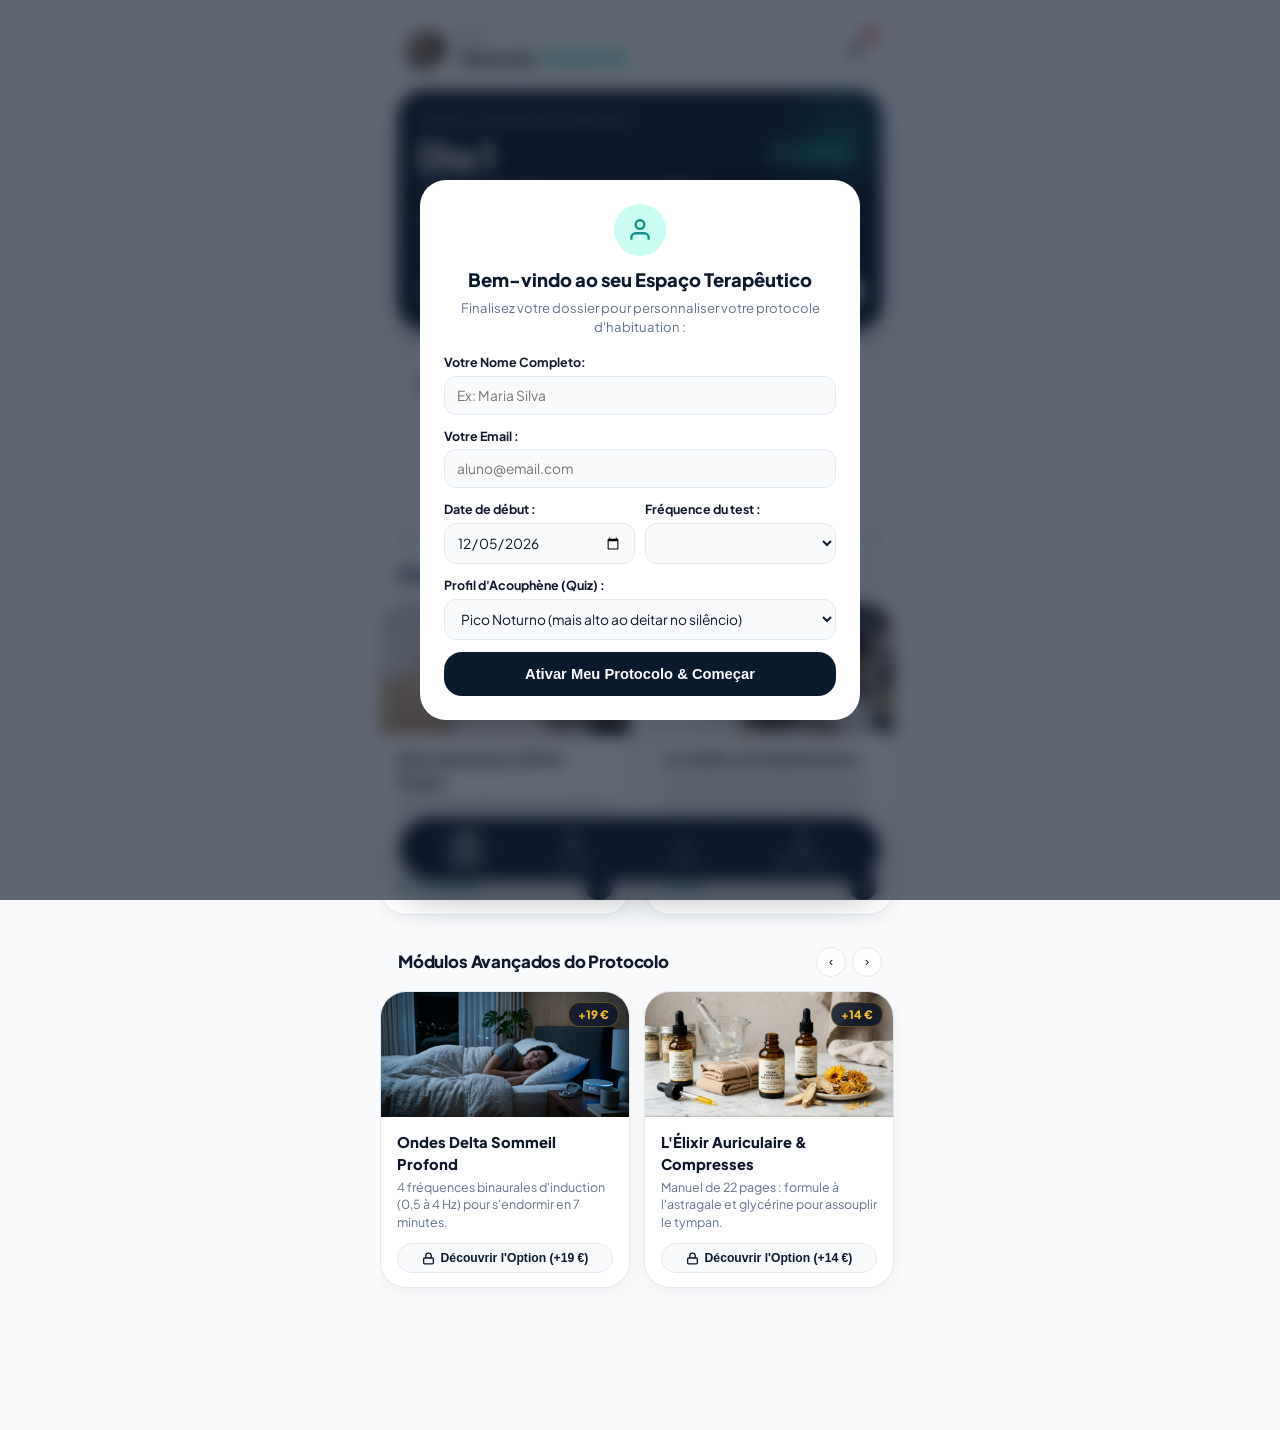
<file: app.html>
<!DOCTYPE html>
<html lang="pt-BR">
<head>
  <meta charset="UTF-8">
  <meta name="viewport" content="width=device-width, initial-scale=1.0, maximum-scale=1.0, user-scalable=no">
  <title>Protocolo do Silêncio — Espaço Terapêutico Oficial</title>
  <meta name="description" content="Plataforma terapêutica oficial do Protocolo do Silêncio: terapia sonora personalizada Notched Sound, rotinas somatossensoriais de alívio, micronutrição da colher matinal e diário de habituação neural com Seu Vicente.">
  <meta name="robots" content="noindex, nofollow">
  <link rel="preconnect" href="https://fonts.googleapis.com">
  <link rel="preconnect" href="https://fonts.gstatic.com" crossorigin>
  <link href="https://fonts.googleapis.com/css2?family=Plus+Jakarta+Sans:wght@400;500;600;700;800&family=Inter:wght@400;500;600;700&display=swap" rel="stylesheet">
  <link rel="manifest" href="manifest.json">
  <meta name="theme-color" content="#F8FAFC">
  <style>
    :root {
      --bg: #F8FAFC;
      --bg-surface: #FFFFFF;
      --navy-dark: #0B192C;
      --navy-subtle: #1E293B;
      --card-bg: #FFFFFF;
      --card-border: #E2E8F0;
      --card-border-subtle: #F1F5F9;
      --text-main: #0F172A;
      --text-muted: #64748B;
      --text-light: #94A3B8;
      --teal-primary: #0D9488;
      --teal-subtle: #CCFBF1;
      --teal-glow: rgba(13, 148, 136, 0.16);
      --emerald-accent: #10B981;
      --emerald-subtle: #D1FAE5;
      --blue-accent: #2563EB;
      --blue-subtle: #DBEAFE;
      --amber-accent: #F59E0B;
      --amber-subtle: #FEF3C7;
      --font-main: 'Plus Jakarta Sans', 'Inter', -apple-system, BlinkMacSystemFont, "SF Pro Text", system-ui, sans-serif;
      --radius-sm: 12px;
      --radius-md: 18px;
      --radius-lg: 26px;
      --radius-pill: 9999px;
      --shadow-soft: 0 4px 20px -2px rgba(15, 23, 42, 0.05);
      --shadow-card: 0 10px 25px -4px rgba(15, 23, 42, 0.06);
      --shadow-nav: 0 10px 30px rgba(15, 23, 42, 0.08);
    }

    * {
      box-sizing: border-box;
      margin: 0;
      padding: 0;
      -webkit-tap-highlight-color: transparent;
    }

    body {
      background-color: var(--bg);
      color: var(--text-main);
      font-family: var(--font-main);
      min-height: 100vh;
      display: flex;
      flex-direction: column;
      line-height: 1.5;
      -webkit-font-smoothing: antialiased;
    }

    /* Conteneur Mobile / Centré Desktop */
    .app-viewport {
      max-width: 520px;
      width: 100%;
      margin: 0 auto;
      min-height: 100vh;
      display: flex;
      flex-direction: column;
      position: relative;
      background: var(--bg);
      padding: 16px 18px 110px;
    }

    /* En-tête Médical Épuré */
    .top-header-clean {
      display: flex;
      align-items: center;
      justify-content: space-between;
      padding: 10px 4px 18px;
    }

    .user-profile-meta {
      display: flex;
      align-items: center;
      gap: 12px;
      cursor: pointer;
    }

    .user-avatar-circle {
      width: 46px;
      height: 46px;
      border-radius: 50%;
      object-fit: cover;
      border: 2px solid #FFFFFF;
      box-shadow: 0 2px 8px rgba(0, 0, 0, 0.08);
      background: var(--teal-subtle);
    }

    .user-greeting-texts {
      display: flex;
      flex-direction: column;
    }

    .user-salutation {
      font-size: 0.8rem;
      color: var(--text-muted);
      font-weight: 500;
    }

    .user-full-name {
      font-size: 1.12rem;
      font-weight: 800;
      color: var(--text-main);
      letter-spacing: -0.01em;
      display: flex;
      align-items: center;
      gap: 5px;
    }

    .user-badge-verified {
      font-size: 0.68rem;
      font-weight: 700;
      color: var(--teal-primary);
      background: var(--teal-subtle);
      padding: 1px 6px;
      border-radius: 6px;
    }

    .bell-icon-btn {
      width: 44px;
      height: 44px;
      border-radius: 50%;
      background: #FFFFFF;
      border: 1px solid var(--card-border);
      display: flex;
      align-items: center;
      justify-content: center;
      color: var(--text-main);
      box-shadow: var(--shadow-soft);
      position: relative;
      cursor: pointer;
      transition: background 0.15s;
    }

    .bell-icon-btn:hover {
      background: #F1F5F9;
    }

    .bell-badge-count {
      position: absolute;
      top: -2px;
      right: -2px;
      min-width: 18px;
      height: 18px;
      border-radius: 9px;
      background: #EF4444;
      border: 2px solid #FFFFFF;
      color: #FFFFFF;
      font-size: 0.64rem;
      font-weight: 800;
      display: flex;
      align-items: center;
      justify-content: center;
      padding: 0 4px;
    }

    /* Vues d'écran */
    .screen-view {
      display: none;
      animation: fadeIn 0.2s cubic-bezier(0.16, 1, 0.3, 1);
    }

    .screen-view.active {
      display: block;
    }

    @keyframes fadeIn {
      from { opacity: 0; transform: translateY(4px); }
      to { opacity: 1; transform: translateY(0); }
    }

    /* =========================================================
       1. DASHBOARD PRINCIPAL (HOME)
       ========================================================= */

    /* Card Sombre Héro */
    .dark-hero-card {
      background: var(--navy-dark);
      color: #FFFFFF;
      border-radius: var(--radius-lg);
      padding: 22px 20px;
      margin-bottom: 20px;
      position: relative;
      overflow: hidden;
      box-shadow: 0 12px 28px -6px rgba(11, 25, 44, 0.35);
      cursor: pointer;
      transition: transform 0.15s;
    }

    .dark-hero-card:active {
      transform: scale(0.99);
    }

    .dark-hero-card::after {
      content: '';
      position: absolute;
      top: -30px;
      right: -30px;
      width: 140px;
      height: 140px;
      background: radial-gradient(circle, rgba(13, 148, 136, 0.4) 0%, transparent 70%);
      pointer-events: none;
    }

    .dark-card-label {
      font-size: 0.74rem;
      color: #94A3B8;
      font-weight: 600;
      text-transform: uppercase;
      letter-spacing: 0.05em;
      margin-bottom: 8px;
    }

    .dark-card-header-flex {
      display: flex;
      justify-content: space-between;
      align-items: flex-start;
      margin-bottom: 12px;
    }

    .dark-card-day-num {
      font-size: 2.3rem;
      font-weight: 800;
      line-height: 1;
      letter-spacing: -0.02em;
    }

    .dark-card-badge-diag {
      background: rgba(20, 184, 166, 0.18);
      border: 1px solid rgba(20, 184, 166, 0.35);
      color: #5EEAD4;
      padding: 5px 12px;
      border-radius: 20px;
      font-size: 0.76rem;
      font-weight: 700;
      display: inline-flex;
      align-items: center;
      gap: 6px;
    }

    .dark-card-details {
      font-size: 0.84rem;
      color: #CBD5E1;
      line-height: 1.45;
      margin-bottom: 14px;
    }

    .dark-card-action-bar {
      display: flex;
      justify-content: space-between;
      align-items: center;
      border-top: 1px solid rgba(255, 255, 255, 0.1);
      padding-top: 12px;
    }

    .dark-card-action-text {
      font-size: 0.8rem;
      color: #FFFFFF;
      font-weight: 700;
    }

    .circle-arrow-white {
      width: 32px;
      height: 32px;
      border-radius: 50%;
      background: #FFFFFF;
      color: var(--navy-dark);
      display: flex;
      align-items: center;
      justify-content: center;
      font-weight: 800;
      font-size: 0.95rem;
    }

    /* Card Diagnóstico Clínico */
    .health-overview-card {
      background: #FFFFFF;
      border: 1px solid var(--card-border);
      border-radius: var(--radius-lg);
      padding: 20px;
      margin-bottom: 24px;
      box-shadow: var(--shadow-soft);
    }

    .overview-header-row {
      display: flex;
      justify-content: space-between;
      align-items: center;
      margin-bottom: 16px;
    }

    .overview-title {
      font-size: 1rem;
      font-weight: 800;
      color: var(--text-main);
    }

    .overview-select-filter {
      background: #F8FAFC;
      border: 1px solid var(--card-border);
      padding: 6px 12px;
      border-radius: var(--radius-pill);
      font-size: 0.74rem;
      font-weight: 700;
      color: var(--text-muted);
      outline: none;
      cursor: pointer;
    }

    .overview-grid-columns {
      display: grid;
      grid-template-columns: repeat(3, 1fr);
      gap: 10px;
    }

    .overview-col {
      background: #F8FAFC;
      border-radius: var(--radius-md);
      padding: 14px 10px;
      display: flex;
      flex-direction: column;
      justify-content: space-between;
      border: 1px solid var(--card-border-subtle);
    }

    .col-label {
      font-size: 0.72rem;
      color: var(--text-muted);
      font-weight: 600;
      margin-bottom: 6px;
    }

    .col-value {
      font-size: 1.25rem;
      font-weight: 800;
      color: var(--text-main);
      margin-bottom: 8px;
      line-height: 1;
    }

    .col-icon-wrap {
      display: flex;
      align-items: center;
      justify-content: space-between;
    }

    .metric-unit {
      font-size: 0.68rem;
      color: var(--text-light);
      font-weight: 600;
    }

    /* Icônes Minimalistes Lignes Épurées (Sans Fond Coloré) */
    .metric-icon-minimal {
      color: var(--text-muted);
      display: flex;
      align-items: center;
      justify-content: center;
      background: transparent !important;
      padding: 0;
      border-radius: 0;
    }

    .metric-icon-minimal svg {
      width: 17px;
      height: 17px;
      stroke: var(--text-muted);
    }

    /* Section Titres */
    .section-headline-row {
      display: flex;
      align-items: center;
      justify-content: space-between;
      margin: 22px 0 14px;
    }

    .section-headline {
      font-size: 1.05rem;
      font-weight: 800;
      color: var(--text-main);
      letter-spacing: -0.01em;
    }

    .carousel-nav-arrows {
      display: flex;
      gap: 6px;
    }

    .arrow-nav-btn {
      width: 30px;
      height: 30px;
      border-radius: 50%;
      background: #FFFFFF;
      border: 1px solid var(--card-border);
      display: flex;
      align-items: center;
      justify-content: center;
      color: var(--text-main);
      cursor: pointer;
      font-size: 0.85rem;
    }

    /* Carrousel 1 : Protocoles Pratiques Exclusifs */
    .carousel-slider-track {
      display: flex;
      gap: 14px;
      overflow-x: auto;
      scroll-snap-type: x mandatory;
      padding-bottom: 8px;
      margin: 0 -18px 24px;
      padding-left: 18px;
      padding-right: 18px;
      scrollbar-width: none;
    }

    .carousel-slider-track::-webkit-scrollbar {
      display: none;
    }

    .treatment-card-clean {
      flex: 0 0 250px;
      scroll-snap-align: start;
      background: #FFFFFF;
      border: 1px solid var(--card-border);
      border-radius: var(--radius-lg);
      overflow: hidden;
      box-shadow: var(--shadow-soft);
      display: flex;
      flex-direction: column;
      cursor: pointer;
      transition: transform 0.2s, box-shadow 0.2s;
    }

    .treatment-card-clean:active {
      transform: scale(0.98);
    }

    .treatment-card-media {
      width: 100%;
      height: 130px;
      background: #E2E8F0;
      position: relative;
    }

    .treatment-card-media img {
      width: 100%;
      height: 100%;
      object-fit: cover;
    }

    .tag-duration-bubble {
      position: absolute;
      top: 10px;
      right: 10px;
      background: rgba(15, 23, 42, 0.75);
      backdrop-filter: blur(8px);
      color: #FFFFFF;
      font-size: 0.68rem;
      font-weight: 700;
      padding: 3px 8px;
      border-radius: 12px;
    }

    .treatment-card-content {
      padding: 14px 16px;
      display: flex;
      flex-direction: column;
      justify-content: space-between;
      flex: 1;
    }

    .treatment-card-content h4 {
      font-size: 0.92rem;
      font-weight: 800;
      color: var(--text-main);
      margin-bottom: 4px;
    }

    .treatment-card-content p {
      font-size: 0.78rem;
      color: var(--text-muted);
      line-height: 1.4;
      margin-bottom: 12px;
    }

    .treatment-footer-row {
      display: flex;
      align-items: center;
      justify-content: space-between;
      border-top: 1px solid var(--card-border-subtle);
      padding-top: 10px;
    }

    .treatment-timing-tag {
      font-size: 0.72rem;
      font-weight: 800;
      color: var(--teal-primary);
      text-transform: uppercase;
      letter-spacing: 0.04em;
    }

    .circle-arrow-black {
      width: 28px;
      height: 28px;
      border-radius: 50%;
      background: var(--navy-dark);
      color: #FFFFFF;
      display: flex;
      align-items: center;
      justify-content: center;
      font-size: 0.85rem;
    }

    /* Carrousel 2 : Options Thérapeutiques Avancées */
    .locked-carousel-track {
      display: flex;
      gap: 14px;
      overflow-x: auto;
      scroll-snap-type: x mandatory;
      padding-bottom: 8px;
      margin: 0 -18px 24px;
      padding-left: 18px;
      padding-right: 18px;
      scrollbar-width: none;
    }

    .locked-carousel-track::-webkit-scrollbar {
      display: none;
    }

    .locked-card-box {
      flex: 0 0 250px;
      scroll-snap-align: start;
      background: #FFFFFF;
      border: 1px solid var(--card-border);
      border-radius: var(--radius-lg);
      overflow: hidden;
      cursor: pointer;
      display: flex;
      flex-direction: column;
      box-shadow: var(--shadow-soft);
      transition: transform 0.2s, box-shadow 0.2s;
    }

    .locked-card-box:active {
      transform: scale(0.98);
    }

    .locked-card-media {
      width: 100%;
      height: 125px;
      background: #E2E8F0;
      position: relative;
    }

    .locked-card-media img {
      width: 100%;
      height: 100%;
      object-fit: cover;
    }

    .locked-price-badge {
      position: absolute;
      top: 10px;
      right: 10px;
      background: rgba(15, 23, 42, 0.85);
      backdrop-filter: blur(8px);
      color: #FBBF24;
      font-size: 0.72rem;
      font-weight: 800;
      padding: 3px 9px;
      border-radius: 12px;
      border: 1px solid rgba(251, 191, 36, 0.3);
    }

    .locked-card-content {
      padding: 14px 16px;
      display: flex;
      flex-direction: column;
      justify-content: space-between;
      flex: 1;
    }

    .locked-card-title {
      font-size: 0.92rem;
      font-weight: 800;
      color: var(--text-main);
      margin-bottom: 4px;
    }

    .locked-card-desc {
      font-size: 0.78rem;
      color: var(--text-muted);
      line-height: 1.4;
      margin-bottom: 12px;
    }

    .locked-cta-btn {
      background: #F8FAFC;
      border: 1px solid var(--card-border);
      border-radius: var(--radius-pill);
      padding: 7px 12px;
      font-size: 0.76rem;
      font-weight: 800;
      color: var(--navy-dark);
      cursor: pointer;
      display: flex;
      align-items: center;
      justify-content: center;
      gap: 6px;
      transition: background 0.15s;
    }

    .locked-cta-btn:hover {
      background: #F1F5F9;
    }

    /* =========================================================
       2. ÉCRAN SÉANCE AUDIO (15 MIN NOTCHED NOISE & OBSERVANCE)
       ========================================================= */
    .session-prep-guide {
      background: #FFFFFF;
      border: 1px solid var(--card-border);
      border-radius: var(--radius-lg);
      padding: 20px;
      margin-bottom: 20px;
      box-shadow: var(--shadow-soft);
    }

    .session-prep-step {
      display: flex;
      gap: 12px;
      align-items: flex-start;
      margin-bottom: 12px;
      font-size: 0.85rem;
      line-height: 1.45;
    }

    .session-prep-step:last-child {
      margin-bottom: 0;
    }

    .step-index-badge {
      width: 24px;
      height: 24px;
      border-radius: 50%;
      background: var(--teal-subtle);
      color: var(--teal-primary);
      font-weight: 800;
      display: flex;
      align-items: center;
      justify-content: center;
      flex-shrink: 0;
      font-size: 0.78rem;
    }

    .player-clean-card {
      background: #FFFFFF;
      border: 1px solid var(--card-border);
      border-radius: var(--radius-lg);
      padding: 24px 20px;
      text-align: center;
      box-shadow: var(--shadow-soft);
      margin-bottom: 20px;
    }

    .player-badge-pill {
      display: inline-block;
      font-size: 0.72rem;
      font-weight: 800;
      color: var(--teal-primary);
      background: var(--teal-subtle);
      padding: 4px 12px;
      border-radius: var(--radius-pill);
      margin-bottom: 12px;
      text-transform: uppercase;
      letter-spacing: 0.04em;
    }

    .player-clean-title {
      font-size: 1.15rem;
      font-weight: 800;
      color: var(--text-main);
      margin-bottom: 4px;
    }

    .player-clean-freq {
      font-size: 0.82rem;
      color: var(--text-muted);
      margin-bottom: 16px;
    }

    .wave-bars-box {
      display: flex;
      align-items: center;
      justify-content: center;
      gap: 6px;
      height: 60px;
      margin-bottom: 16px;
    }

    .wave-bar-unit {
      width: 5px;
      height: 10px;
      background: rgba(13, 148, 136, 0.25);
      border-radius: 4px;
      transition: height 0.15s;
    }

    .wave-bars-box.playing .wave-bar-unit {
      animation: waveBeatClean 1s ease-in-out infinite alternate;
    }

    .playing .wave-bar-unit:nth-child(1) { animation-delay: 0.0s; }
    .playing .wave-bar-unit:nth-child(2) { animation-delay: 0.1s; }
    .playing .wave-bar-unit:nth-child(3) { animation-delay: 0.2s; }
    .playing .wave-bar-unit:nth-child(4) { animation-delay: 0.3s; }
    .playing .wave-bar-unit:nth-child(5) { animation-delay: 0.4s; }
    .playing .wave-bar-unit:nth-child(6) { animation-delay: 0.5s; }
    .playing .wave-bar-unit:nth-child(7) { animation-delay: 0.6s; }
    .playing .wave-bar-unit:nth-child(8) { animation-delay: 0.7s; }
    .playing .wave-bar-unit:nth-child(9) { animation-delay: 0.8s; }
    .playing .wave-bar-unit:nth-child(10) { animation-delay: 0.9s; }

    @keyframes waveBeatClean {
      0%, 100% { height: 8px; background: rgba(13, 148, 136, 0.3); }
      50% { height: 50px; background: var(--teal-primary); }
    }

    .timer-text-display {
      font-size: 2.6rem;
      font-weight: 800;
      letter-spacing: -0.03em;
      margin-bottom: 18px;
      color: var(--text-main);
      font-variant-numeric: tabular-nums;
    }

    .btn-play-pill-hero {
      width: 72px;
      height: 72px;
      background: var(--navy-dark);
      border: none;
      border-radius: 50%;
      color: #FFFFFF;
      display: inline-flex;
      align-items: center;
      justify-content: center;
      cursor: pointer;
      box-shadow: 0 8px 24px rgba(11, 25, 44, 0.25);
      transition: transform 0.2s;
    }

    .btn-play-pill-hero:active {
      transform: scale(0.95);
    }

    .freq-selector-bar {
      margin-top: 18px;
      background: #F8FAFC;
      border: 1px solid var(--card-border);
      border-radius: var(--radius-md);
      padding: 12px 14px;
      display: flex;
      align-items: center;
      justify-content: space-between;
      gap: 8px;
    }

    .freq-select-styled {
      background: #FFFFFF;
      border: 1px solid var(--card-border);
      color: var(--text-main);
      font-size: 0.84rem;
      font-weight: 700;
      padding: 8px 12px;
      border-radius: 10px;
      outline: none;
      flex: 1;
    }

    /* Bouton interactif pour tester le son pur de chaque fréquence */
    .btn-test-freq-tone {
      background: #FFFFFF;
      border: 1px solid var(--card-border);
      color: var(--navy-dark);
      font-size: 0.76rem;
      font-weight: 700;
      padding: 8px 12px;
      border-radius: 10px;
      cursor: pointer;
      display: inline-flex;
      align-items: center;
      gap: 6px;
      white-space: nowrap;
      transition: all 0.15s;
    }

    .btn-test-freq-tone:hover {
      background: #F1F5F9;
    }

    .btn-test-freq-tone.active {
      background: #FEF3C7;
      border-color: #F59E0B;
      color: #B45309;
    }

    /* Statut Quotidien de Terapia & Validation Immédiate */
    .session-status-card {
      background: #FFFFFF;
      border: 1px solid var(--card-border);
      border-radius: var(--radius-md);
      padding: 16px;
      margin-bottom: 20px;
      box-shadow: var(--shadow-soft);
      display: flex;
      flex-direction: column;
      gap: 12px;
    }

    .session-status-row {
      display: flex;
      align-items: center;
      justify-content: space-between;
      font-size: 0.84rem;
    }

    .btn-validate-session-action {
      width: 100%;
      background: var(--navy-dark);
      color: #FFFFFF;
      border: none;
      padding: 12px 16px;
      border-radius: var(--radius-md);
      font-weight: 700;
      font-size: 0.86rem;
      cursor: pointer;
      display: flex;
      align-items: center;
      justify-content: center;
      gap: 8px;
    }

    /* =========================================================
       3. ÉCRAN SUIVI & ANALYTICS (GRAPHIQUES & HISTORIQUE DE PRATIQUE)
       ========================================================= */
    .analytics-kpi-grid {
      display: grid;
      grid-template-columns: repeat(3, 1fr);
      gap: 10px;
      margin-bottom: 20px;
    }

    .kpi-stat-box {
      background: #FFFFFF;
      border: 1px solid var(--card-border);
      border-radius: var(--radius-md);
      padding: 14px 12px;
      box-shadow: var(--shadow-soft);
    }

    .kpi-stat-label {
      font-size: 0.72rem;
      font-weight: 700;
      color: var(--text-muted);
      text-transform: uppercase;
      margin-bottom: 4px;
    }

    .kpi-stat-num {
      font-size: 1.35rem;
      font-weight: 800;
      color: var(--text-main);
    }

    .chart-container-card {
      background: #FFFFFF;
      border: 1px solid var(--card-border);
      border-radius: var(--radius-lg);
      padding: 20px;
      box-shadow: var(--shadow-soft);
      margin-bottom: 20px;
    }

    /* Tableau de Bord Dédié à la Pratique des Terapias */
    .practice-analytics-card {
      background: #FFFFFF;
      border: 1px solid var(--card-border);
      border-radius: var(--radius-lg);
      padding: 22px 20px;
      box-shadow: var(--shadow-soft);
      margin-bottom: 20px;
    }

    .practice-matrix-grid {
      display: grid;
      grid-template-columns: repeat(7, 1fr);
      gap: 6px;
      margin: 14px 0 16px;
    }

    .matrix-day-cell {
      background: #F8FAFC;
      border: 1px solid var(--card-border);
      border-radius: 8px;
      padding: 6px 2px;
      text-align: center;
      font-size: 0.72rem;
      font-weight: 700;
      color: var(--text-muted);
      display: flex;
      flex-direction: column;
      align-items: center;
      gap: 3px;
    }

    .matrix-day-cell.completed {
      background: var(--emerald-subtle);
      border-color: var(--emerald-accent);
      color: #065F46;
    }

    .matrix-day-cell.active-today {
      border: 2px solid var(--teal-primary);
      color: var(--teal-primary);
    }

    .daily-entry-form-card {
      background: #FFFFFF;
      border: 1px solid var(--card-border);
      border-radius: var(--radius-lg);
      padding: 22px 20px;
      box-shadow: var(--shadow-soft);
      margin-bottom: 20px;
    }

    .slider-score-banner {
      font-size: 2.2rem;
      font-weight: 800;
      color: var(--teal-primary);
      text-align: center;
      margin: 10px 0 4px;
    }

    .symptom-tags-cloud {
      display: flex;
      flex-wrap: wrap;
      gap: 6px;
      margin: 14px 0 16px;
    }

    .symptom-tag-btn {
      background: #F1F5F9;
      border: 1px solid transparent;
      padding: 6px 12px;
      border-radius: var(--radius-pill);
      font-size: 0.76rem;
      font-weight: 700;
      color: var(--text-muted);
      cursor: pointer;
      transition: all 0.15s;
    }

    .symptom-tag-btn.selected {
      background: var(--teal-subtle);
      border-color: var(--teal-primary);
      color: var(--teal-primary);
    }

    .patient-notes-input {
      width: 100%;
      border: 1px solid var(--card-border);
      border-radius: var(--radius-md);
      padding: 12px 14px;
      font-family: inherit;
      font-size: 0.85rem;
      resize: vertical;
      min-height: 70px;
      margin-bottom: 16px;
      outline: none;
    }

    .patient-notes-input:focus {
      border-color: var(--teal-primary);
    }

    .btn-submit-main {
      width: 100%;
      background: var(--navy-dark);
      border: none;
      color: #FFFFFF;
      font-weight: 700;
      padding: 14px;
      border-radius: var(--radius-md);
      font-size: 0.92rem;
      cursor: pointer;
    }

    /* =========================================================
       4. ÉCRAN BIBLIOTHÈQUE & GUIDES (3 E-BOOKS DE 20-30 PAGES)
       ========================================================= */
    .guide-doc-card {
      background: #FFFFFF;
      border: 1px solid var(--card-border);
      border-radius: var(--radius-lg);
      padding: 20px;
      margin-bottom: 16px;
      box-shadow: var(--shadow-soft);
    }

    .guide-doc-header {
      display: flex;
      gap: 14px;
      align-items: flex-start;
      margin-bottom: 14px;
    }

    .guide-doc-icon {
      width: 44px;
      height: 44px;
      border-radius: 12px;
      background: var(--teal-subtle);
      color: var(--teal-primary);
      display: flex;
      align-items: center;
      justify-content: center;
      flex-shrink: 0;
    }

    .guide-doc-title h4 {
      font-size: 0.96rem;
      font-weight: 800;
      color: var(--text-main);
      margin-bottom: 4px;
    }

    .guide-doc-title p {
      font-size: 0.8rem;
      color: var(--text-muted);
      line-height: 1.4;
    }

    .guide-doc-actions {
      display: flex;
      gap: 10px;
      border-top: 1px solid var(--card-border-subtle);
      padding-top: 12px;
    }

    .btn-read-modal {
      flex: 1;
      background: var(--navy-dark);
      color: #FFFFFF;
      border: none;
      padding: 10px;
      border-radius: var(--radius-sm);
      font-size: 0.82rem;
      font-weight: 700;
      cursor: pointer;
      display: flex;
      align-items: center;
      justify-content: center;
      gap: 6px;
    }

    .btn-pdf-print {
      flex: 1;
      background: #F8FAFC;
      color: var(--text-main);
      border: 1px solid var(--card-border);
      padding: 10px;
      border-radius: var(--radius-sm);
      font-size: 0.82rem;
      font-weight: 700;
      cursor: pointer;
      display: flex;
      align-items: center;
      justify-content: center;
      gap: 6px;
      text-decoration: none;
    }

    /* Modal Lecteur de Livre & Visualiseur PDF Intégré */
    .book-reader-modal {
      display: none;
      position: fixed;
      top: 0;
      left: 0;
      right: 0;
      bottom: 0;
      background: rgba(15, 23, 42, 0.75);
      backdrop-filter: blur(8px);
      z-index: 250;
      align-items: center;
      justify-content: center;
      padding: 14px;
    }

    .book-reader-modal.open {
      display: flex;
    }

    .book-reader-content {
      background: #FFFFFF;
      border-radius: var(--radius-lg);
      max-width: 820px;
      width: 100%;
      max-height: 92vh;
      overflow-y: auto;
      padding: 22px;
      box-shadow: var(--shadow-nav);
      display: flex;
      flex-direction: column;
    }

    /* Cadre de visualisation PDF dans le lecteur */
    .pdf-viewer-embed-frame {
      width: 100%;
      height: 520px;
      border: 1px solid var(--card-border);
      border-radius: 12px;
      background: #F1F5F9;
      margin: 14px 0 20px;
    }

    /* Section Pratique en dessous du PDF */
    .clinical-practice-guide-box {
      background: #F8FAFC;
      border: 1px solid var(--card-border);
      border-radius: var(--radius-md);
      padding: 18px 20px;
      margin-top: 14px;
    }

    .clinical-practice-guide-box h4 {
      font-size: 0.98rem;
      font-weight: 800;
      color: var(--navy-dark);
      margin-bottom: 10px;
      display: flex;
      align-items: center;
      gap: 8px;
    }

    /* =========================================================
       5. ÉCRANS DE DÉTAIL DES ROUTINES
       ========================================================= */
    .detail-nav-top {
      display: flex;
      align-items: center;
      justify-content: space-between;
      margin-bottom: 16px;
    }

    .btn-back-circle {
      width: 40px;
      height: 40px;
      border-radius: 50%;
      background: #FFFFFF;
      border: 1px solid var(--card-border);
      display: flex;
      align-items: center;
      justify-content: center;
      cursor: pointer;
      font-weight: 800;
      color: var(--text-main);
    }

    .detail-big-image {
      width: 100%;
      height: 200px;
      border-radius: var(--radius-lg);
      object-fit: cover;
      margin-bottom: 20px;
      box-shadow: var(--shadow-soft);
    }

    .video-clean-wrapper {
      position: relative;
      padding-bottom: 56.25%;
      height: 0;
      overflow: hidden;
      border-radius: var(--radius-lg);
      background: #000;
      margin-bottom: 14px;
      box-shadow: var(--shadow-soft);
    }

    .video-clean-wrapper iframe {
      position: absolute;
      top: 0;
      left: 0;
      width: 100%;
      height: 100%;
      border: 0;
    }

    .clean-table-grid {
      width: 100%;
      border-collapse: collapse;
      margin: 14px 0;
      font-size: 0.82rem;
    }

    .clean-table-grid th, .clean-table-grid td {
      border: 1px solid var(--card-border);
      padding: 8px 10px;
      text-align: left;
    }

    .clean-table-grid th {
      background: #F8FAFC;
      font-weight: 800;
    }

    /* =========================================================
       6. NAVIGATION DU BAS & MODALS FLOTTANTS
       ========================================================= */
    .bottom-floating-pill {
      position: fixed;
      bottom: 20px;
      left: 50%;
      transform: translateX(-50%);
      max-width: 480px;
      width: calc(100% - 32px);
      background: var(--navy-dark);
      border-radius: 35px;
      display: flex;
      justify-content: space-around;
      align-items: center;
      padding: 10px 14px;
      box-shadow: 0 16px 36px rgba(11, 25, 44, 0.35);
      z-index: 100;
    }

    .nav-btn-pill {
      background: none;
      border: none;
      color: #94A3B8;
      display: flex;
      flex-direction: column;
      align-items: center;
      gap: 3px;
      font-size: 0.72rem;
      font-weight: 700;
      cursor: pointer;
      padding: 4px 12px;
      border-radius: 20px;
      transition: all 0.15s;
    }

    .nav-btn-pill.active {
      color: #FFFFFF;
      background: rgba(255, 255, 255, 0.12);
    }

    .nav-btn-pill svg {
      width: 20px;
      height: 20px;
      stroke: currentColor;
    }

    /* Modals Généraux */
    .modal-backdrop-clean {
      display: none;
      position: fixed;
      top: 0;
      left: 0;
      right: 0;
      bottom: 0;
      background: rgba(15, 23, 42, 0.65);
      backdrop-filter: blur(8px);
      z-index: 220;
      align-items: center;
      justify-content: center;
      padding: 20px;
    }

    .modal-backdrop-clean.open {
      display: flex;
    }

    .modal-card-box {
      background: #FFFFFF;
      border-radius: var(--radius-lg);
      padding: 24px;
      max-width: 440px;
      width: 100%;
      box-shadow: var(--shadow-nav);
      max-height: 90vh;
      overflow-y: auto;
    }

    .input-clean-field {
      width: 100%;
      background: #F8FAFC;
      border: 1px solid var(--card-border);
      border-radius: var(--radius-sm);
      padding: 10px 12px;
      font-size: 0.86rem;
      font-family: inherit;
      color: var(--text-main);
      margin-bottom: 12px;
      outline: none;
    }

    .input-clean-field:focus {
      border-color: var(--teal-primary);
    }

    /* Impression PDF */
    @media print {
      body {
        background: #FFFFFF !important;
      }
      .top-header-clean, .bottom-floating-pill, .dark-hero-card, .health-overview-card, .carousel-slider-track, .locked-carousel-track, .guide-doc-actions {
        display: none !important;
      }
      .book-reader-content {
        max-height: none !important;
        overflow: visible !important;
        box-shadow: none !important;
        padding: 0 !important;
      }
    }
  </style>
</head>
<body>

  <!-- Écran de Sécurité Magic Link (CartPanda Token) -->
  <div id="gatekeeper-screen" style="display: none; position: fixed; top: 0; left: 0; right: 0; bottom: 0; background: var(--bg); z-index: 300; align-items: center; justify-content: center; padding: 24px;">
    <div style="background: #FFFFFF; border: 1px solid var(--card-border); border-radius: var(--radius-lg); padding: 32px 24px; max-width: 420px; width: 100%; text-align: center; box-shadow: var(--shadow-card);">
      <div style="width: 52px; height: 52px; border-radius: 50%; background: var(--teal-subtle); color: var(--teal-primary); display: inline-flex; align-items: center; justify-content: center;">
        <svg viewBox="0 0 24 24" width="26" height="26" fill="none" stroke="currentColor" stroke-width="2.5"><rect x="3" y="11" width="18" height="11" rx="2" ry="2"/><path d="M7 11V7a5 5 0 0 1 10 0v4"/></svg>
      </div>
      <h2 style="font-size: 1.3rem; font-weight: 800; margin: 14px 0 6px;">Protocolo do Silêncio</h2>
      <p style="font-size: 0.86rem; color: var(--text-muted); margin-bottom: 20px;">Entrez votre clé d'accès fournie dans votre confirmation CartPanda pour accéder à votre espace clinique.</p>
      <input type="text" id="token-input" style="width: 100%; background: #F8FAFC; border: 1px solid var(--card-border); padding: 12px; border-radius: var(--radius-sm); font-size: 0.92rem; font-weight: 700; text-align: center; margin-bottom: 12px; outline: none;" placeholder="Ex : SILENCE2026">
      <button class="btn-submit-main" id="btn-unlock-gate">Ativar Meu Acesso</button>
      <p id="gate-error" style="color: #DC2626; font-size: 0.78rem; margin-top: 10px; display: none;">Clé d'activation invalide. Veuillez vérifier vos emails.</p>
    </div>
  </div>

  <div class="app-viewport">

    <!-- En-tête Médical Épuré (Avatar + Bonjour [Nom Réel] + Cloche Fonctionnelle) -->
    <header class="top-header-clean">
      <div class="user-profile-meta" onclick="openPatientProfileModal()" title="Consulter votre Fiche Patient">
        <img src="assets/elodie_morning_relief.jpg" alt="Aluno" class="user-avatar-circle" id="user-avatar-img">
        <div class="user-greeting-texts">
          <span class="user-salutation">Olá,</span>
          <div class="user-full-name">
            <span id="user-name-display">Aluno(a)</span>
            <span class="user-badge-verified">Aluno(a) Oficial</span>
          </div>
        </div>
      </div>
      <div class="bell-icon-btn" onclick="openNotificationsModal()" title="Central de Lembretes">
        <svg viewBox="0 0 24 24" width="20" height="20" fill="none" stroke="currentColor" stroke-width="2"><path d="M18 8A6 6 0 0 0 6 8c0 7-3 9-3 9h18s-3-2-3-9"/><path d="M13.73 21a2 2 0 0 1-3.46 0"/></svg>
        <span class="bell-badge-count" id="bell-badge-count">2</span>
      </div>
    </header>

    <!-- =========================================================
         1. ÉCRAN ACCUEIL (DASHBOARD + BILAN + CARROUSELS SANS REDONDANCE)
         ========================================================= -->
    <section class="screen-view active" id="view-accueil">

      <!-- Card Sombre Héro (Protocole Actif) -->
      <div class="dark-hero-card" onclick="switchTab('nav-seance')">
        <div class="dark-card-label">Sessão Sonora Recomendada</div>
        <div class="dark-card-header-flex">
          <div>
            <div class="dark-card-day-num" id="hero-day-counter">Dia 1</div>
            <div style="font-size: 0.85rem; color: #94A3B8; font-weight: 600; margin-top: 2px;" id="hero-protocol-duration">Ciclo de 14 Noites de Habituação Neural</div>
          </div>
          <div class="dark-card-badge-diag">
            <svg viewBox="0 0 24 24" width="14" height="14" fill="none" stroke="currentColor" stroke-width="2.5"><path d="M2 12h3l3-9 4 18 3-9h7"/></svg>
            <span id="hero-freq-badge">4 000 Hz</span>
          </div>
        </div>
        <p class="dark-card-details">Encoche spectrale calculée pour désactiver le gain central du cortex auditif ce soir.</p>
        <div class="dark-card-action-bar">
          <span class="dark-card-action-text">Démarrer ma séance (15 min)</span>
          <div class="circle-arrow-white">→</div>
        </div>
      </div>

      <!-- Card Diagnóstico Clínico (Health Overview avec Icônes Minimalistes et Filtre Complet) -->
      <div class="health-overview-card">
        <div class="overview-header-row">
          <h3 class="overview-title">Diagnóstico Clínico</h3>
          <select class="overview-select-filter" id="overview-filter-select" onchange="updateOverviewPeriod(this.value)">
            <option value="semaine" selected>Cette Semaine</option>
            <option value="mois">Ce Mois</option>
            <option value="total">Tout le Protocole</option>
          </select>
        </div>
        <div class="overview-grid-columns">
          <!-- Col 1 : Intensité Sonore Moyenne (Échelle EVA) -->
          <div class="overview-col">
            <span class="col-label">Intensité Moyenne</span>
            <div class="col-value" id="overview-score-val">3.8 / 10</div>
            <div class="col-icon-wrap">
              <span class="metric-unit">Échelle EVA</span>
              <div class="metric-icon-minimal">
                <svg viewBox="0 0 24 24" fill="none" stroke-width="2.2"><path d="M2 12h3l3-9 4 18 3-9h7"/></svg>
              </div>
            </div>
          </div>
          <!-- Col 2 : Observance Terapias -->
          <div class="overview-col">
            <span class="col-label">Observance</span>
            <div class="col-value" id="overview-streak-val">6 / 7</div>
            <div class="col-icon-wrap">
              <span class="metric-unit">15 min terminées</span>
              <div class="metric-icon-minimal">
                <svg viewBox="0 0 24 24" fill="none" stroke-width="2.2"><polyline points="20 6 9 17 4 12"/></svg>
              </div>
            </div>
          </div>
          <!-- Col 3 : Sommeil Réparateur -->
          <div class="overview-col">
            <span class="col-label">Sommeil</span>
            <div class="col-value" id="overview-sleep-val">7.8 / 10</div>
            <div class="col-icon-wrap">
              <span class="metric-unit">Indice de repos</span>
              <div class="metric-icon-minimal">
                <svg viewBox="0 0 24 24" fill="none" stroke-width="2.2"><path d="M21 12.79A9 9 0 1 1 11.21 3 7 7 0 0 0 21 12.79z"/></svg>
              </div>
            </div>
          </div>
        </div>
      </div>

      <!-- Carrousel 1 : Rituais Práticos Diários (UNIQUEMENT routines exclusives sans redondance avec le menu) -->
      <div class="section-headline-row">
        <h3 class="section-headline">Rituais Práticos Diários</h3>
        <div class="carousel-nav-arrows">
          <button class="arrow-nav-btn" onclick="scrollCarousel('carousel-track-practices', -1)">‹</button>
          <button class="arrow-nav-btn" onclick="scrollCarousel('carousel-track-practices', 1)">›</button>
        </div>
      </div>

      <div class="carousel-slider-track" id="carousel-track-practices">
        <!-- Carte 1 : Décompression ATM -->
        <div class="treatment-card-clean" onclick="openDetailScreen('screen-detail-rituel')">
          <div class="treatment-card-media">
            <img src="assets/decompression_atm.jpg" alt="Décompression Mâchoire">
            <span class="tag-duration-bubble">7 min</span>
          </div>
          <div class="treatment-card-content">
            <div>
              <h4>Décompression ATM & Nuque</h4>
              <p>Relâchement des muscles masséters et du nerf d'Arnold sous-occipital (vidéo intégrée).</p>
            </div>
            <div class="treatment-footer-row">
              <span class="treatment-timing-tag">Au coucher</span>
              <div class="circle-arrow-black">→</div>
            </div>
          </div>
        </div>

        <!-- Carte 2 : A Colher Matinal de Remielinização -->
        <div class="treatment-card-clean" onclick="openDetailScreen('screen-detail-cuillere')">
          <div class="treatment-card-media">
            <img src="assets/cuillere_myeline.jpg" alt="A Colher Matinal de Remielinização">
            <span class="tag-duration-bubble">Matin</span>
          </div>
          <div class="treatment-card-content">
            <div>
              <h4>La Cuillère de Myélinisation</h4>
              <p>Formulation lipidique matinale pour réparer la gaine du nerf auditif à jeun.</p>
            </div>
            <div class="treatment-footer-row">
              <span class="treatment-timing-tag">À jeun</span>
              <div class="circle-arrow-black">→</div>
            </div>
          </div>
        </div>

        <!-- Carte 3 : Alimentos Gatilho do Zumbido Anti-Bruit -->
        <div class="treatment-card-clean" onclick="openDetailScreen('screen-detail-alimentation')">
          <div class="treatment-card-media">
            <img src="assets/estudo_fmri_cerebro.jpg" alt="Guide Nutritionnel">
            <span class="tag-duration-bubble">Cuisine</span>
          </div>
          <div class="treatment-card-content">
            <div>
              <h4>Filtre Alimentaire Anti-Bruit</h4>
              <p>Liste des 4 composés industriels qui excitent les récepteurs NMDA auditifs.</p>
            </div>
            <div class="treatment-footer-row">
              <span class="treatment-timing-tag">Nutrition</span>
              <div class="circle-arrow-black">→</div>
            </div>
          </div>
        </div>
      </div>

      <!-- Carrousel 2 : Options Thérapeutiques Avancées (Order Bumps & Upsell avec Images Réelles) -->
      <div class="section-headline-row">
        <h3 class="section-headline">Módulos Avançados do Protocolo</h3>
        <div class="carousel-nav-arrows">
          <button class="arrow-nav-btn" onclick="scrollCarousel('carousel-track-upsells', -1)">‹</button>
          <button class="arrow-nav-btn" onclick="scrollCarousel('carousel-track-upsells', 1)">›</button>
        </div>
      </div>

      <div class="locked-carousel-track" id="carousel-track-upsells">
        <!-- Order Bump 1 : Ondes Delta -->
        <div class="locked-card-box" onclick="openAdvancedProductModal('delta')">
          <div class="locked-card-media">
            <img src="assets/ondes_delta_sleep.jpg" alt="Ondes Delta Sommeil Profond">
            <span class="locked-price-badge">+19 €</span>
          </div>
          <div class="locked-card-content">
            <div class="locked-card-title">Ondes Delta Sommeil Profond</div>
            <p class="locked-card-desc">4 fréquences binaurales d'induction (0,5 à 4 Hz) pour s'endormir en 7 minutes.</p>
            <button class="locked-cta-btn">
              <svg viewBox="0 0 24 24" width="13" height="13" fill="none" stroke="currentColor" stroke-width="2.5"><rect x="3" y="11" width="18" height="11" rx="2" ry="2"/><path d="M7 11V7a5 5 0 0 1 10 0v4"/></svg>
              Découvrir l'Option (+19 €)
            </button>
          </div>
        </div>

        <!-- Order Bump 2 : L'Élixir Auriculaire -->
        <div class="locked-card-box" onclick="openAdvancedProductModal('elixir')">
          <div class="locked-card-media">
            <img src="assets/elixir_auriculaire.jpg" alt="L'Elixir Auricular: Infusões Terapêuticas">
            <span class="locked-price-badge">+14 €</span>
          </div>
          <div class="locked-card-content">
            <div class="locked-card-title">L'Élixir Auriculaire & Compresses</div>
            <p class="locked-card-desc">Manuel de 22 pages : formule à l'astragale et glycérine pour assouplir le tympan.</p>
            <button class="locked-cta-btn">
              <svg viewBox="0 0 24 24" width="13" height="13" fill="none" stroke="currentColor" stroke-width="2.5"><rect x="3" y="11" width="18" height="11" rx="2" ry="2"/><path d="M7 11V7a5 5 0 0 1 10 0v4"/></svg>
              Découvrir l'Option (+14 €)
            </button>
          </div>
        </div>

        <!-- Upsell 1 : Fotobiomodulação Auricular 650nm -->
        <div class="locked-card-box" onclick="openAdvancedProductModal('photobio')">
          <div class="locked-card-media">
            <img src="assets/photobiomodulation_650nm.jpg" alt="Fotobiomodulação Auricular 650nm">
            <span class="locked-price-badge">+37 €</span>
          </div>
          <div class="locked-card-content">
            <div class="locked-card-title">Protocole Photolumineux 650nm</div>
            <p class="locked-card-desc">Masterclass 35 min + Guide Amazon &lt;20 € pour réactiver le cytochrome C oxydase.</p>
            <button class="locked-cta-btn">
              <svg viewBox="0 0 24 24" width="13" height="13" fill="none" stroke="currentColor" stroke-width="2.5"><rect x="3" y="11" width="18" height="11" rx="2" ry="2"/><path d="M7 11V7a5 5 0 0 1 10 0v4"/></svg>
              Découvrir l'Option (+37 €)
            </button>
          </div>
        </div>
      </div>

    </section>

    <!-- =========================================================
         2. ÉCRAN SÉANCE AUDIO (15 MIN NOTCHED NOISE & OBSERVANCE)
         ========================================================= -->
    <section class="screen-view" id="view-seance">
      
      <!-- Guide Préparatoire de la Terapia en 3 Étapes de Lecture Simple -->
      <div class="session-prep-guide">
        <h4 style="font-size: 0.95rem; font-weight: 800; color: var(--text-main); margin-bottom: 12px;">Guide Préparatoire Thérapeutique</h4>
        <div class="session-prep-step">
          <span class="step-index-badge">1</span>
          <div><strong>Position au calme :</strong> Allongez-vous au lit ou dans un fauteuil confortable, nuque soutenue et lumières tamisées.</div>
        </div>
        <div class="session-prep-step">
          <span class="step-index-badge">2</span>
          <div><strong>Écouteurs stéréo :</strong> Ajustez le volume pour qu'il soit doux, juste en dessous du niveau de votre acouphène.</div>
        </div>
        <div class="session-prep-step">
          <span class="step-index-badge">3</span>
          <div><strong>Lâcher-prise cortical :</strong> Ne cherchez pas à écouter le bruit. Laissez l'inhibition latérale désactiver le gain central.</div>
        </div>
      </div>

      <div class="player-clean-card">
        <span class="player-badge-pill">Terapia Quotidienne de 15 Minutes</span>
        <h3 class="player-clean-title">Terapia Sonora com Entalhe Espectral (Notch)</h3>
        <div class="player-clean-freq" id="player-freq-display">Frequência Calibrada : 4 000 Hz (Entalhe Espectral Notch)</div>

        <div class="wave-bars-box" id="sound-wave-box">
          <span class="wave-bar-unit"></span>
          <span class="wave-bar-unit"></span>
          <span class="wave-bar-unit"></span>
          <span class="wave-bar-unit"></span>
          <span class="wave-bar-unit"></span>
          <span class="wave-bar-unit"></span>
          <span class="wave-bar-unit"></span>
          <span class="wave-bar-unit"></span>
          <span class="wave-bar-unit"></span>
          <span class="wave-bar-unit"></span>
        </div>

        <div class="timer-text-display" id="player-timer-readout">15:00</div>

        <button class="btn-play-pill-hero" id="btn-toggle-sound" aria-label="Lancer la session">
          <svg id="svg-play-icon" viewBox="0 0 24 24" width="30" height="30" fill="currentColor"><polygon points="5 3 19 12 5 21 5 3"/></svg>
          <svg id="svg-pause-icon" viewBox="0 0 24 24" width="30" height="30" fill="currentColor" style="display: none;"><rect x="6" y="4" width="4" height="16"/><rect x="14" y="4" width="4" height="16"/></svg>
        </button>

        <!-- Barre de Sélection de Fréquence & Test de Son Pur Interactif -->
        <div class="freq-selector-bar">
          <select class="freq-select-styled" id="freq-select-dropdown" title="Changer la fréquence de l'encoche">
            <option value="3000">3 000 Hz (Bourdonnement médium)</option>
            <option value="4000" selected>4 000 Hz (Tonalité standard)</option>
            <option value="5800">5 800 Hz (Apito agudo strident)</option>
            <option value="7500">7 500 Hz (Grésillement métallique)</option>
            <option value="9000">9 000 Hz (Très aigu pénétrant)</option>
            <option value="11000">11 000 Hz (Sifflement fin ultrason)</option>
          </select>
          <button type="button" class="btn-test-freq-tone" id="btn-test-tone" onclick="toggleTestTone()" title="Écouter le bip pur pour calibrer votre acouphène">
            <svg viewBox="0 0 24 24" width="14" height="14" fill="none" stroke="currentColor" stroke-width="2.2" style="margin-right: 4px; vertical-align: middle;"><polygon points="11 5 6 9 2 9 2 15 6 15 11 19 11 5"/><path d="M15.54 8.46a5 5 0 0 1 0 7.07"/><path d="M19.07 4.93a10 10 0 0 1 0 14.14"/></svg>
            Bip Test (Hz)
          </button>
        </div>
      </div>

      <!-- Statut Quotidien de Terapia & Validation Manuelle/Automatique -->
      <div class="session-status-card">
        <div class="session-status-row">
          <span style="color: var(--text-muted); font-weight: 600;">Statut pour aujourd'hui :</span>
          <strong id="session-completed-status" style="color: var(--teal-primary);">En attente de réalisation</strong>
        </div>
        <button class="btn-validate-session-action" id="btn-manual-session-validate" onclick="manuallyValidateSession()">
          <svg viewBox="0 0 24 24" width="16" height="16" fill="none" stroke="currentColor" stroke-width="2.5"><polyline points="20 6 9 17 4 12"/></svg>
          Valider ma Terapia de 15 min Réalisée Aujourd'hui
        </button>
      </div>
    </section>

    <!-- =========================================================
         3. ÉCRAN SUIVI & ANALYTICS (TABLEAU DE BORD DÉDIÉ AUX SÉANCES & GRAPHIQUE)
         ========================================================= -->
    <section class="screen-view" id="view-suivi">
      
      <!-- 3 KPIs en tête -->
      <div class="analytics-kpi-grid">
        <div class="kpi-stat-box">
          <div class="kpi-stat-label">Intensité</div>
          <div class="kpi-stat-num" id="kpi-score-val">3.8 / 10</div>
          <div style="font-size: 0.72rem; color: var(--emerald-accent); font-weight: 700; margin-top: 2px;">-35% vs J-1</div>
        </div>
        <div class="kpi-stat-box">
          <div class="kpi-stat-label">Observance</div>
          <div class="kpi-stat-num" id="kpi-sessions-count">6 / 7 Jours</div>
          <div style="font-size: 0.72rem; color: var(--blue-accent); font-weight: 700; margin-top: 2px;">86% d'assiduité</div>
        </div>
        <div class="kpi-stat-box">
          <div class="kpi-stat-label">Habituation</div>
          <div class="kpi-stat-num">78 %</div>
          <div style="font-size: 0.72rem; color: var(--teal-primary); font-weight: 700; margin-top: 2px;">Cortex Auditif</div>
        </div>
      </div>

      <!-- Graphique d'Évolution Dynamique SVG -->
      <div class="chart-container-card">
        <div style="display: flex; justify-content: space-between; align-items: center; margin-bottom: 14px;">
          <h3 style="font-size: 0.98rem; font-weight: 800;">Courbe d'Atenuação Clinique</h3>
          <span style="font-size: 0.72rem; background: var(--teal-subtle); color: var(--teal-primary); padding: 3px 8px; border-radius: 10px; font-weight: 700;">Historique Réel</span>
        </div>
        <div style="width: 100%; height: 140px;" id="svg-chart-wrapper">
          <svg viewBox="0 0 500 140" width="100%" height="100%" style="overflow: visible;">
            <line x1="0" y1="35" x2="500" y2="35" stroke="#F1F5F9" stroke-width="1"/>
            <line x1="0" y1="70" x2="500" y2="70" stroke="#F1F5F9" stroke-width="1"/>
            <line x1="0" y1="105" x2="500" y2="105" stroke="#F1F5F9" stroke-width="1"/>
            <defs>
              <linearGradient id="curveGradient" x1="0" y1="0" x2="0" y2="1">
                <stop offset="0%" stop-color="#0D9488" stop-opacity="0.22"/>
                <stop offset="100%" stop-color="#0D9488" stop-opacity="0.0"/>
              </linearGradient>
            </defs>
            <polygon points="20,20 120,40 220,55 340,75 480,105 480,130 20,130" fill="url(#curveGradient)"/>
            <path d="M 20 20 Q 120 40, 220 55 T 480 105" fill="none" stroke="#0D9488" stroke-width="3" stroke-linecap="round"/>
            <circle cx="20" cy="20" r="4" fill="#FFFFFF" stroke="#0D9488" stroke-width="2.5"/>
            <circle cx="220" cy="55" r="4" fill="#FFFFFF" stroke="#0D9488" stroke-width="2.5"/>
            <circle cx="480" cy="105" r="5" fill="#0D9488" stroke="#FFFFFF" stroke-width="2.5"/>
            <text x="20" y="14" fill="#94A3B8" font-size="10" font-weight="700" text-anchor="middle">J-1 (8/10)</text>
            <text x="480" y="125" fill="#0D9488" font-size="11" font-weight="800" text-anchor="middle">Ce soir (3.8/10)</text>
          </svg>
        </div>
      </div>

      <!-- Tableau de Bord Dédié à la Pratique des Terapias Acoustiques -->
      <div class="practice-analytics-card">
        <div style="display: flex; justify-content: space-between; align-items: center;">
          <h4 style="font-size: 0.98rem; font-weight: 800; color: var(--text-main);">Observance des Terapias Acoustiques</h4>
          <span style="font-size: 0.72rem; color: var(--teal-primary); font-weight: 700;" id="practice-streak-badge">Série : 6 jours consécutifs</span>
        </div>
        <p style="font-size: 0.8rem; color: var(--text-muted); margin: 4px 0 12px;">Grille d'assiduité du programme d'habituation sur 14 jours :</p>
        
        <!-- Matrice visuelle de 14 jours -->
        <div class="practice-matrix-grid" id="practice-matrix-grid">
          <!-- Généré dynamiquement en JS -->
        </div>

        <div style="border-top: 1px solid var(--card-border-subtle); padding-top: 12px; margin-top: 12px;">
          <div style="font-size: 0.8rem; font-weight: 800; color: var(--text-main); margin-bottom: 8px;">Historique Récent des Terapias :</div>
          <div id="practice-history-log-box" style="font-size: 0.82rem; color: var(--text-muted);">
            <!-- Rempli en JS -->
          </div>
        </div>
      </div>

      <!-- Formulaire d'Enregistrement Quotidien Réel (1 par jour) -->
      <div class="daily-entry-form-card">
        <h4 style="font-size: 0.98rem; font-weight: 800; color: var(--text-main); margin-bottom: 2px;">Enregistrement de la Nuit</h4>
        <p style="font-size: 0.8rem; color: var(--text-muted); margin-bottom: 14px;">1 mesure enregistrée par jour pour alimenter votre courbe clinique.</p>

        <div style="margin: 14px 0;">
          <input type="range" min="0" max="10" value="4" id="suivi-range-slider" style="width: 100%;">
          <div class="slider-score-banner" id="suivi-score-display">4 / 10</div>
          <div style="text-align: center; font-size: 0.8rem; color: var(--text-muted); font-weight: 600;" id="suivi-score-desc">Gêne sensible mais en cours d'atténuation</div>
        </div>

        <div style="font-size: 0.8rem; font-weight: 700; color: var(--text-main); margin-bottom: 6px;">Symptômes perçus ce soir :</div>
        <div class="symptom-tags-cloud">
          <button type="button" class="symptom-tag-btn selected" onclick="toggleSymptomTag(this)">Apito agudo</button>
          <button type="button" class="symptom-tag-btn" onclick="toggleSymptomTag(this)">Pressão no ouvido</button>
          <button type="button" class="symptom-tag-btn" onclick="toggleSymptomTag(this)">Tensão na mandíbula</button>
          <button type="button" class="symptom-tag-btn" onclick="toggleSymptomTag(this)">Alívio perceptível</button>
          <button type="button" class="symptom-tag-btn selected" onclick="toggleSymptomTag(this)">Sono reparador</button>
        </div>

        <div style="font-size: 0.8rem; font-weight: 700; color: var(--text-main); margin-bottom: 6px;">Notes cliniques personnelles :</div>
        <textarea class="patient-notes-input" id="patient-daily-notes" placeholder="Ex : Terapia de 15 min bien tolérée, apaisement net avant de m'endormir..."></textarea>

        <button class="btn-submit-main" id="btn-save-daily-record">Enregistrer ma Mesure du Soir</button>
        <div id="suivi-save-alert" style="display: none; color: var(--emerald-accent); font-size: 0.84rem; font-weight: 700; text-align: center; margin-top: 10px;">
          ✓ Mesure validée et enregistrée pour aujourd'hui !
        </div>

        <div style="margin-top: 18px; border-top: 1px solid var(--card-border-subtle); padding-top: 12px;">
          <div style="font-size: 0.78rem; font-weight: 800; color: var(--text-main); margin-bottom: 6px;">Histórico das Avaliações :</div>
          <div id="suivi-history-items-box"></div>
        </div>
      </div>
    </section>

    <!-- =========================================================
         4. ÉCRAN BIBLIOTHÈQUE & GUIDES (3 E-BOOKS DE 20-30 PAGES)
         ========================================================= -->
    <section class="screen-view" id="view-guides">
      <div style="margin-bottom: 16px;">
        <h3 class="section-headline">Biblioteca de Manuais Oficiais</h3>
        <p style="font-size: 0.82rem; color: var(--text-muted);">Consultez en ligne les 3 ouvrages cliniques complets (20 à 30 pages) avec visualiseur PDF officiel, bibliographie internationale et guide d'application pratique.</p>
      </div>

      <!-- Livre 1 -->
      <div class="guide-doc-card">
        <div class="guide-doc-header">
          <div class="guide-doc-icon">
            <svg viewBox="0 0 24 24" width="22" height="22" fill="none" stroke="currentColor" stroke-width="2"><path d="M4 19.5A2.5 2.5 0 0 1 6.5 17H20"/><path d="M6.5 2H20v20H6.5A2.5 2.5 0 0 1 4 19.5v-15A2.5 2.5 0 0 1 6.5 2z"/></svg>
          </div>
          <div class="guide-doc-title">
            <h4>Livre 1 : Traité Clinique de Réhabilitation Neuro-Acoustique</h4>
            <p>Ouvrage de référence (28 pages) : modèle TRT de Jastreboff, théorie du gain central, mécanismes d'inhibition latérale corticale et essais contrôlés randomisés.</p>
          </div>
        </div>
        <div class="guide-doc-actions">
          <button class="btn-read-modal" onclick="openBookReader(1)">
            <svg viewBox="0 0 24 24" width="14" height="14" fill="none" stroke="currentColor" stroke-width="2"><path d="M1 12s4-8 11-8 11 8 11 8-4 8-11 8-11-8-11-8z"/><circle cx="12" cy="12" r="3"/></svg>
            Visualiser le PDF Officiel
          </button>
          <a href="assets/guides/guide_1_rehabilitation_neuro_acoustique.pdf" target="_blank" download class="btn-pdf-print">
            <svg viewBox="0 0 24 24" width="14" height="14" fill="none" stroke="currentColor" stroke-width="2"><path d="M21 15v4a2 2 0 0 1-2 2H5a2 2 0 0 1-2-2v-4"/><polyline points="7 10 12 15 17 10"/><line x1="12" y1="15" x2="12" y2="3"/></svg>
            Baixar em PDF
          </a>
        </div>
      </div>

      <!-- Livre 2 -->
      <div class="guide-doc-card">
        <div class="guide-doc-header">
          <div class="guide-doc-icon">
            <svg viewBox="0 0 24 24" width="22" height="22" fill="none" stroke="currentColor" stroke-width="2"><path d="M18 8h1a4 4 0 0 1 0 8h-1"/><path d="M2 8h16v9a4 4 0 0 1-4 4H6a4 4 0 0 1-4-4V8z"/><line x1="6" y1="1" x2="6" y2="4"/><line x1="10" y1="1" x2="10" y2="4"/><line x1="14" y1="1" x2="14" y2="4"/></svg>
          </div>
          <div class="guide-doc-title">
            <h4>Livre 2 : Manuel Thérapeutique Maxillo-Facial & Voies Cervicales</h4>
            <p>Manuel clinique illustré (22 pages) : chaîne myofasciale, articulation temporo-mandibulaire, nerf d'Arnold et protocole de décompression en 4 manœuvres.</p>
          </div>
        </div>
        <div class="guide-doc-actions">
          <button class="btn-read-modal" onclick="openBookReader(2)">
            <svg viewBox="0 0 24 24" width="14" height="14" fill="none" stroke="currentColor" stroke-width="2"><path d="M1 12s4-8 11-8 11 8 11 8-4 8-11 8-11-8-11-8z"/><circle cx="12" cy="12" r="3"/></svg>
            Visualiser le PDF Officiel
          </button>
          <a href="assets/guides/guide_2_reeducation_maxillo_faciale.pdf" target="_blank" download class="btn-pdf-print">
            <svg viewBox="0 0 24 24" width="14" height="14" fill="none" stroke="currentColor" stroke-width="2"><path d="M21 15v4a2 2 0 0 1-2 2H5a2 2 0 0 1-2-2v-4"/><polyline points="7 10 12 15 17 10"/><line x1="12" y1="15" x2="12" y2="3"/></svg>
            Baixar em PDF
          </a>
        </div>
      </div>

      <!-- Livre 3 -->
      <div class="guide-doc-card">
        <div class="guide-doc-header">
          <div class="guide-doc-icon">
            <svg viewBox="0 0 24 24" width="22" height="22" fill="none" stroke="currentColor" stroke-width="2"><path d="M12 2L2 7l10 5 10-5-10-5zM2 17l10 5 10-5M2 12l10 5 10-5"/></svg>
          </div>
          <div class="guide-doc-title">
            <h4>Livre 3 : Précis de Micronutrition & Régénération Myélinique</h4>
            <p>Traité thérapeutique (24 pages) du Dr Thierry Hertoghe : biochimie de la myéline, strie vasculaire, la Cuillère Matinale et carte des supermarchés français.</p>
          </div>
        </div>
        <div class="guide-doc-actions">
          <button class="btn-read-modal" onclick="openBookReader(3)">
            <svg viewBox="0 0 24 24" width="14" height="14" fill="none" stroke="currentColor" stroke-width="2"><path d="M1 12s4-8 11-8 11 8 11 8-4 8-11 8-11-8-11-8z"/><circle cx="12" cy="12" r="3"/></svg>
            Visualiser le PDF Officiel
          </button>
          <a href="assets/guides/guide_3_micronutrition_myeline.pdf" target="_blank" download class="btn-pdf-print">
            <svg viewBox="0 0 24 24" width="14" height="14" fill="none" stroke="currentColor" stroke-width="2"><path d="M21 15v4a2 2 0 0 1-2 2H5a2 2 0 0 1-2-2v-4"/><polyline points="7 10 12 15 17 10"/><line x1="12" y1="15" x2="12" y2="3"/></svg>
            Baixar em PDF
          </a>
        </div>
      </div>
    </section>

    <!-- =========================================================
         5. ÉCRANS DE DÉTAIL DES ROUTINES (ATM, CUILLÈRE, ALIMENTATION)
         ========================================================= -->
    <!-- Détail : Rituel ATM -->
    <section class="screen-view" id="screen-detail-rituel">
      <div class="detail-nav-top">
        <button class="btn-back-circle" onclick="switchTab('nav-accueil')">←</button>
        <span style="font-weight: 800; font-size: 0.95rem;">Décompression ATM & Nuque</span>
        <div style="width: 40px;"></div>
      </div>

      <img src="assets/decompression_atm.jpg" alt="Décompression Mâchoire" class="detail-big-image">

      <!-- Vidéo intégrée YouTube de Décompression Maxillo-Faciale -->
      <div class="video-clean-wrapper">
        <iframe src="https://www.youtube-nocookie.com/embed/5-bIe1g_X5s?rel=0&modestbranding=1" title="Exercices Décompression Mâchoire et Cervicales Acouphènes" allow="accelerometer; autoplay; clipboard-write; encrypted-media; gyroscope; picture-in-picture" allowfullscreen></iframe>
      </div>
      <div style="display: flex; justify-content: space-between; align-items: center; margin-bottom: 18px; font-size: 0.78rem; color: var(--text-muted);">
        <span>Démonstration clinique maxillo-faciale</span>
        <a href="https://www.youtube.com/watch?v=5-bIe1g_X5s" target="_blank" rel="noopener" style="color: var(--navy-dark); text-decoration: underline; font-weight: 700;">Ouvrir sur YouTube ↗</a>
      </div>

      <div class="session-prep-guide" style="margin-top: 0;">
        <h4 style="font-size: 0.95rem; font-weight: 800; margin-bottom: 12px;">Protocole en 4 Étapes</h4>
        <div style="font-size: 0.85rem; color: var(--text-muted); line-height: 1.55;">
          <p style="margin-bottom: 10px;"><strong>1. Mâchoire (2 min) :</strong> Posez le bout des index devant le conduit auditif. Ouvrez la bouche sans forcer et effectuez des micro-rotations douces pour détendre le nerf auriculotemporal.</p>
          <p style="margin-bottom: 10px;"><strong>2. Cervicales C1-C3 (2 min) :</strong> Inclinez la tête doucement vers l'épaule droite 15 sec, puis vers la gauche pour décompresser le nerf d'Arnold.</p>
          <p style="margin-bottom: 10px;"><strong>3. Posture Linguale (1 min) :</strong> Plaquez la pointe de la langue au palais derrière les incisives sans serrer les dents.</p>
          <p><strong>4. Respiration 4-7-8 (2 min) :</strong> 4 sec inspire, 7 sec rétention, 8 sec expire par la bouche.</p>
        </div>
      </div>
    </section>

    <!-- Détail : Cuillère Matinale -->
    <section class="screen-view" id="screen-detail-cuillere">
      <div class="detail-nav-top">
        <button class="btn-back-circle" onclick="switchTab('nav-accueil')">←</button>
        <span style="font-weight: 800; font-size: 0.95rem;">A Colher Matinal de Remielinização</span>
        <div style="width: 40px;"></div>
      </div>

      <img src="assets/cuillere_myeline.jpg" alt="Ingrédients de la Cuillère" class="detail-big-image">

      <div class="session-prep-guide" style="margin-top: 0;">
        <h4 style="font-size: 0.95rem; font-weight: 800; margin-bottom: 8px;">La Formule Quotidienne de Myélinisation</h4>
        <p style="font-size: 0.84rem; color: var(--text-muted); line-height: 1.5; margin-bottom: 14px;">À consommer chaque matin à jeun. Gardez 30 secondes en bouche avant d'avaler pour une diffusion transmuqueuse rapide des lipides essentiels.</p>

        <table class="clean-table-grid">
          <thead>
            <tr>
              <th>Ingrédient</th>
              <th>Action Biologique</th>
              <th>Dosage</th>
            </tr>
          </thead>
          <tbody>
            <tr>
              <td><strong>Huile de Lin Vierge</strong></td>
              <td>Oméga-3 ALA pour régénérer la gaine de myéline</td>
              <td>1 cuillère à café (5 ml)</td>
            </tr>
            <tr>
              <td><strong>Lécithine de Tournesol</strong></td>
              <td>Phosphatidylcholine pour les cellules de Schwann</td>
              <td>1/2 cuillère ou 1 jaune bio</td>
            </tr>
            <tr>
              <td><strong>Huile d'Olive Extra-Vierge</strong></td>
              <td>Acide oléique protecteur des membranes</td>
              <td>3 gouttes</td>
            </tr>
            <tr>
              <td><strong>Curcuma Naturel</strong></td>
              <td>Curcumine antioxydante cochléaire</td>
              <td>1 pincée fine</td>
            </tr>
          </tbody>
        </table>

        <div style="margin-top: 14px; font-size: 0.82rem; color: var(--text-muted); background: #F8FAFC; padding: 12px; border-radius: var(--radius-sm); border-left: 3px solid var(--teal-primary);">
          <strong>Où trouver les ingrédients ?</strong> Huile de lin vierge au rayon huiles de Carrefour ou Leclerc (conservez au frais). Lécithine de tournesol en magasin bio (Biocoop, La Vie Claire) ou remplacez par 1 jaune d'œuf cru bio Bleu-Blanc-Cœur.
        </div>
      </div>
    </section>

    <!-- Détail : Alimentation Anti-Bruit -->
    <section class="screen-view" id="screen-detail-alimentation">
      <div class="detail-nav-top">
        <button class="btn-back-circle" onclick="switchTab('nav-accueil')">←</button>
        <span style="font-weight: 800; font-size: 0.95rem;">Filtre Alimentaire Anti-Bruit</span>
        <div style="width: 40px;"></div>
      </div>

      <div class="session-prep-guide" style="margin-top: 0;">
        <h4 style="font-size: 0.95rem; font-weight: 800; margin-bottom: 8px;">Aliments Excitotoxiques à Proscrire</h4>
        <p style="font-size: 0.84rem; color: var(--text-muted); line-height: 1.5; margin-bottom: 14px;">Ces composés franchissent la barrière hémato-labyrinthique et suractivent les récepteurs glutamatergiques :</p>
        <ul style="margin-left: 18px; font-size: 0.85rem; color: var(--text-muted); line-height: 1.6;">
          <li><strong>Glutamate monosodique (E621) :</strong> Plats préparés, bouillons cubes, snacks salés industriels.</li>
          <li><strong>Aspartame (E951) :</strong> Boissons gazeuses sans sucre et gommes à mâcher.</li>
          <li><strong>Excès de sodium raffiné :</strong> Augmente la pression hydraulique de l'endolymphe cochléaire.</li>
          <li><strong>Alcool fort & caféine après 16h :</strong> Perturbe le sommeil paradoxal et accentue le bruit matinal.</li>
        </ul>
      </div>
    </section>

  </div>

  <!-- Barre de Navigation Inférieure (Cápsula Flutuante Escura Fiel ao Mockup) -->
  <nav class="bottom-floating-pill">
    <button class="nav-btn-pill active" id="btn-nav-accueil" onclick="switchTab('nav-accueil')">
      <svg viewBox="0 0 24 24" fill="none" stroke-width="2.2"><path d="M3 9l9-7 9 7v11a2 2 0 0 1-2 2H5a2 2 0 0 1-2-2z"/><polyline points="9 22 9 12 15 12 15 22"/></svg>
      <span>Início</span>
    </button>
    <button class="nav-btn-pill" id="btn-nav-seance" onclick="switchTab('nav-seance')">
      <svg viewBox="0 0 24 24" fill="none" stroke-width="2.2"><circle cx="12" cy="12" r="10"/><polygon points="10 8 16 12 10 16 10 8"/></svg>
      <span>Terapia</span>
    </button>
    <button class="nav-btn-pill" id="btn-nav-suivi" onclick="switchTab('nav-suivi')">
      <svg viewBox="0 0 24 24" fill="none" stroke-width="2.2"><line x1="18" y1="20" x2="18" y2="10"/><line x1="12" y1="20" x2="12" y2="4"/><line x1="6" y1="20" x2="6" y2="14"/></svg>
      <span>Diário</span>
    </button>
    <button class="nav-btn-pill" id="btn-nav-guides" onclick="switchTab('nav-guides')">
      <svg viewBox="0 0 24 24" fill="none" stroke-width="2.2"><path d="M4 19.5A2.5 2.5 0 0 1 6.5 17H20"/><path d="M6.5 2H20v20H6.5A2.5 2.5 0 0 1 4 19.5v-15A2.5 2.5 0 0 1 6.5 2z"/></svg>
      <span>Biblioteca</span>
    </button>
  </nav>

  <!-- MODAL ONBOARDING : PREMIÈRE CONNEXION DU PATIENT -->
  <div class="modal-backdrop-clean" id="modal-onboarding-welcome">
    <div class="modal-card-box">
      <div style="text-align: center; margin-bottom: 16px;">
        <div style="width: 52px; height: 52px; border-radius: 50%; background: var(--teal-subtle); color: var(--teal-primary); display: inline-flex; align-items: center; justify-content: center; margin-bottom: 10px;">
          <svg viewBox="0 0 24 24" width="26" height="26" fill="none" stroke="currentColor" stroke-width="2.2"><path d="M20 21v-2a4 4 0 0 0-4-4H8a4 4 0 0 0-4 4v2"/><circle cx="12" cy="7" r="4"/></svg>
        </div>
        <h3 style="font-size: 1.15rem; font-weight: 800; color: var(--navy-dark);">Bem-vindo ao seu Espaço Terapêutico</h3>
        <p style="font-size: 0.82rem; color: var(--text-muted); margin-top: 4px;">Finalisez votre dossier pour personnaliser votre protocole d'habituation :</p>
      </div>

      <label style="font-size: 0.78rem; font-weight: 700; color: var(--text-main); display: block; margin-bottom: 4px;">Votre Nome Completo:</label>
      <input type="text" id="onboarding-input-name" class="input-clean-field" placeholder="Ex: Maria Silva">

      <label style="font-size: 0.78rem; font-weight: 700; color: var(--text-main); display: block; margin-bottom: 4px;">Votre Email :</label>
      <input type="email" id="onboarding-input-email" class="input-clean-field" placeholder="aluno@email.com">

      <div style="display: grid; grid-template-columns: 1fr 1fr; gap: 10px;">
        <div>
          <label style="font-size: 0.78rem; font-weight: 700; color: var(--text-main); display: block; margin-bottom: 4px;">Date de début :</label>
          <input type="date" id="onboarding-input-date" class="input-clean-field">
        </div>
        <div>
          <label style="font-size: 0.78rem; font-weight: 700; color: var(--text-main); display: block; margin-bottom: 4px;">Fréquence du test :</label>
          <select id="onboarding-input-freq" class="input-clean-field">
            <option value="3000">3 000 Hz</option>
            <option value="4000" selected>4 000 Hz</option>
            <option value="5800">5 800 Hz</option>
            <option value="7500">7 500 Hz</option>
            <option value="9000">9 000 Hz</option>
            <option value="11000">11 000 Hz</option>
          </select>
        </div>
      </div>

      <label style="font-size: 0.78rem; font-weight: 700; color: var(--text-main); display: block; margin-bottom: 4px;">Profil d'Acouphène (Quiz) :</label>
      <select id="onboarding-input-profile" class="input-clean-field">
        <option value="nocturne" selected>Pico Noturno (mais alto ao deitar no silêncio)</option>
        <option value="continue">Contínuo (o dia todo sem oscilar)</option>
        <option value="matinale">Pico Matinal (ao acordar com a mandíbula travada)</option>
        <option value="persistante">Persistente (apito elétrico permanente)</option>
      </select>

      <button class="btn-submit-main" onclick="submitOnboardingProfile()">Ativar Meu Protocolo & Começar</button>
    </div>
  </div>

  <!-- MODAL 1 : FICHE PATIENT & PROFIL SÉCURISÉ (DONNÉES RÉELLES CARTPANDA) -->
  <div class="modal-backdrop-clean" id="modal-patient-profile">
    <div class="modal-card-box">
      <div style="display: flex; justify-content: space-between; align-items: center; margin-bottom: 16px; border-bottom: 1px solid var(--card-border); padding-bottom: 10px;">
        <h3 style="font-size: 1.1rem; font-weight: 800; color: var(--navy-dark);">Fiche Médicale du Patient</h3>
        <button onclick="closePatientProfileModal()" style="background: none; border: none; font-size: 1.4rem; cursor: pointer; color: var(--text-muted);">&times;</button>
      </div>
      <p style="font-size: 0.8rem; color: var(--text-muted); margin-bottom: 16px;">Données sécurisées du protocole personnalisées à partir de votre commande CartPanda et de votre test clinique.</p>

      <label style="font-size: 0.78rem; font-weight: 700; color: var(--text-main); display: block; margin-bottom: 4px;">Nom et Prénom :</label>
      <input type="text" id="patient-input-name" class="input-clean-field" placeholder="Ex: Maria Silva">

      <label style="font-size: 0.78rem; font-weight: 700; color: var(--text-main); display: block; margin-bottom: 4px;">Email associé au compte :</label>
      <input type="email" id="patient-input-email" class="input-clean-field" placeholder="aluno@email.com">

      <div style="display: grid; grid-template-columns: 1fr 1fr; gap: 10px;">
        <div>
          <label style="font-size: 0.78rem; font-weight: 700; color: var(--text-main); display: block; margin-bottom: 4px;">Date d'entrée :</label>
          <input type="date" id="patient-input-startdate" class="input-clean-field">
        </div>
        <div>
          <label style="font-size: 0.78rem; font-weight: 700; color: var(--text-main); display: block; margin-bottom: 4px;">Fréquence calibrée :</label>
          <select id="patient-input-freq" class="input-clean-field">
            <option value="3000">3 000 Hz</option>
            <option value="4000">4 000 Hz</option>
            <option value="5800">5 800 Hz</option>
            <option value="7500">7 500 Hz</option>
            <option value="9000">9 000 Hz</option>
            <option value="11000">11 000 Hz</option>
          </select>
        </div>
      </div>

      <label style="font-size: 0.78rem; font-weight: 700; color: var(--text-main); display: block; margin-bottom: 4px;">Profil d'acouphène (Diagnostic Quiz) :</label>
      <select id="patient-input-profile" class="input-clean-field">
        <option value="nocturne">Pico Noturno (mais alto ao deitar no silêncio)</option>
        <option value="continue">Contínuo (o dia todo sem oscilar)</option>
        <option value="matinale">Pico Matinal (ao acordar com a mandíbula travada)</option>
        <option value="persistante">Persistente (apito elétrico permanente)</option>
      </select>

      <div style="background: #F8FAFC; border: 1px solid var(--card-border); border-radius: var(--radius-sm); padding: 10px 12px; margin-bottom: 16px; font-size: 0.8rem;">
        <span style="color: var(--text-muted);">Dia atual do ciclo:</span>
        <strong id="patient-calculated-day" style="color: var(--navy-dark); display: block; margin-top: 2px;">Dia 1 de 14 jours</strong>
      </div>

      <div style="display: flex; gap: 8px;">
        <button class="btn-submit-main" onclick="savePatientProfile()" style="padding: 12px;">Salvar Alterações</button>
      </div>

      <div style="display: flex; justify-content: space-between; margin-top: 14px; border-top: 1px solid var(--card-border-subtle); padding-top: 12px;">
        <button onclick="exportHealthDataJSON()" style="background: none; border: none; font-size: 0.76rem; color: var(--teal-primary); font-weight: 700; cursor: pointer;">Exportar Meus Resultados (.json)</button>
        <button onclick="simulateNextDay()" style="background: none; border: none; font-size: 0.76rem; color: var(--blue-accent); font-weight: 700; cursor: pointer;">Simuler Jour Suivant (Test)</button>
        <button onclick="resetTestData()" style="background: none; border: none; font-size: 0.76rem; color: #EF4444; font-weight: 700; cursor: pointer;">Réinitialiser</button>
      </div>
    </div>
  </div>

  <!-- MODAL 2 : CENTRE DE NOTIFICATIONS FONCTIONNEL -->
  <div class="modal-backdrop-clean" id="modal-notif-dialog">
    <div class="modal-card-box">
      <div style="display: flex; justify-content: space-between; align-items: center; margin-bottom: 14px; border-bottom: 1px solid var(--card-border); padding-bottom: 10px;">
        <h3 style="font-size: 1.05rem; font-weight: 800; color: var(--navy-dark);">Central de Lembretes do Seu Vicente</h3>
        <button onclick="closeNotificationsModal()" style="background: none; border: none; font-size: 1.3rem; cursor: pointer; color: var(--text-muted);">&times;</button>
      </div>

      <button id="btn-request-web-push" onclick="requestBrowserPushNotifications()" style="width: 100%; background: #F8FAFC; border: 1px solid var(--card-border); border-radius: var(--radius-sm); padding: 10px; font-size: 0.8rem; font-weight: 700; color: var(--navy-dark); cursor: pointer; margin-bottom: 14px; display: flex; align-items: center; justify-content: center; gap: 8px;">
        <svg viewBox="0 0 24 24" width="16" height="16" fill="none" stroke="currentColor" stroke-width="2"><path d="M18 8A6 6 0 0 0 6 8c0 7-3 9-3 9h18s-3-2-3-9"/><path d="M13.73 21a2 2 0 0 1-3.46 0"/></svg>
        <span id="push-btn-label">Ativar Lembretes no Celular</span>
      </button>

      <div style="display: flex; flex-direction: column; gap: 10px;">
        <div style="padding: 12px; background: #F8FAFC; border-radius: 12px; border-left: 3px solid var(--teal-primary); cursor: pointer;" onclick="closeNotificationsModal(); switchTab('nav-seance');">
          <div style="display: flex; justify-content: space-between; align-items: center; margin-bottom: 4px;">
            <strong style="color: var(--text-main); font-size: 0.85rem;">Lembrete da Sessão Noturna (15 min)</strong>
            <span style="font-size: 0.7rem; color: var(--text-light);">20h30</span>
          </div>
          <p style="font-size: 0.8rem; color: var(--text-muted);">Votre session acoustique par encoche spectrale est prête pour ce soir.</p>
        </div>

        <div style="padding: 12px; background: #F8FAFC; border-radius: 12px; border-left: 3px solid var(--amber-accent); cursor: pointer;" onclick="closeNotificationsModal(); openDetailScreen('screen-detail-cuillere');">
          <div style="display: flex; justify-content: space-between; align-items: center; margin-bottom: 4px;">
            <strong style="color: var(--text-main); font-size: 0.85rem;">Dica Prática do Seu Vicente</strong>
            <span style="font-size: 0.7rem; color: var(--text-light);">Matin</span>
          </div>
          <p style="font-size: 0.8rem; color: var(--text-muted);">Prenez votre cuillère matinale 15 min avant le petit-déjeuner pour une assimilation lipidique maximale.</p>
        </div>

        <div style="padding: 12px; background: #F8FAFC; border-radius: 12px; border-left: 3px solid var(--blue-accent); cursor: pointer;" onclick="closeNotificationsModal(); switchTab('nav-suivi');">
          <div style="display: flex; justify-content: space-between; align-items: center; margin-bottom: 4px;">
            <strong style="color: var(--text-main); font-size: 0.85rem;">Avaliação Diária de Alívio</strong>
            <span style="font-size: 0.7rem; color: var(--text-light);">Soir</span>
          </div>
          <p style="font-size: 0.8rem; color: var(--text-muted);">N'oubliez pas d'enregistrer votre échelle de gêne sonore pour alimenter votre courbe.</p>
        </div>
      </div>

      <div style="margin-top: 16px; border-top: 1px solid var(--card-border-subtle); padding-top: 12px; display: flex; justify-content: flex-end;">
        <button onclick="markAllNotificationsRead()" style="background: none; border: none; font-size: 0.78rem; font-weight: 700; color: var(--text-muted); cursor: pointer;">Marcar todos como lidos</button>
      </div>
    </div>
  </div>

  <!-- MODAL 3 : PRÉSENTATION DES OPTIONS THÉRAPEUTIQUES AVANCÉES (ORDER BUMPS & UPSELL) -->
  <div class="modal-backdrop-clean" id="modal-advanced-product">
    <div class="modal-card-box">
      <div style="display: flex; justify-content: space-between; align-items: center; margin-bottom: 14px;">
        <span class="user-badge-verified" id="adv-modal-badge">Módulo Avançado</span>
        <button onclick="closeAdvancedProductModal()" style="background: none; border: none; font-size: 1.4rem; cursor: pointer; color: var(--text-muted);">&times;</button>
      </div>

      <img src="assets/ondes_delta_sleep.jpg" alt="Option Avancée" id="adv-modal-image" style="width: 100%; height: 160px; object-fit: cover; border-radius: 12px; margin-bottom: 14px;">

      <h3 id="adv-modal-title" style="font-size: 1.15rem; font-weight: 800; color: var(--navy-dark); margin-bottom: 6px;">Ondes Delta Sommeil Profond</h3>
      <div id="adv-modal-price" style="font-size: 0.95rem; font-weight: 800; color: #D97706; margin-bottom: 12px;">+19 € (Paiement unique)</div>
      
      <p id="adv-modal-desc" style="font-size: 0.84rem; color: var(--text-muted); line-height: 1.5; margin-bottom: 16px;">Description clinique du module complémentaire.</p>

      <div style="background: #F8FAFC; border: 1px solid var(--card-border); border-radius: 10px; padding: 12px; margin-bottom: 18px; font-size: 0.8rem; color: var(--text-muted);" id="adv-modal-features">
        <!-- Inclusions détaillées -->
      </div>

      <button class="btn-submit-main" id="adv-modal-cta" onclick="simulateProductUnlock()">Débloquer cet Accès Instantanément</button>
    </div>
  </div>

  <!-- MODAL 4 : VISUALISEUR PDF OFFICIEL & GUIDE DE MISE EN PRATIQUE CLINIQUE -->
  <div class="book-reader-modal" id="book-reader-modal">
    <div class="book-reader-content">
      <!-- En-tête épuré sans bug -->
      <div style="display: flex; justify-content: space-between; align-items: flex-start; border-bottom: 1px solid var(--card-border); padding-bottom: 14px; margin-bottom: 16px;">
        <div>
          <span class="user-badge-verified" id="book-reader-badge">Édition Médicale Intégrale</span>
          <h3 id="book-modal-title" style="font-size: 1.12rem; font-weight: 800; color: var(--navy-dark); margin-top: 4px;">Titre de l'Ouvrage</h3>
          <p id="book-modal-subtitle" style="font-size: 0.78rem; color: var(--text-muted); margin-top: 2px;">Document PDF complet avec bibliographie scientifique</p>
        </div>
        <div style="display: flex; align-items: center; gap: 8px;">
          <a id="book-fullscreen-link" href="#" target="_blank" style="font-size: 0.78rem; color: var(--teal-primary); font-weight: 700; text-decoration: none; padding: 6px 10px; border-radius: 8px; background: var(--teal-subtle);">Plein Écran ↗</a>
          <button onclick="closeBookReader()" style="background: none; border: none; font-size: 1.5rem; cursor: pointer; color: var(--text-muted); line-height: 1;">&times;</button>
        </div>
      </div>

      <!-- Cadre d'intégration du véritable document PDF -->
      <iframe id="book-pdf-iframe" class="pdf-viewer-embed-frame" src="" title="Visualiseur PDF"></iframe>

      <!-- Section Explicite : Comment Mettre en Prática Clínica -->
      <div class="clinical-practice-guide-box" id="book-practice-content">
        <!-- Rempli dynamiquement en JS avec le plan d'action de chaque livre -->
      </div>

      <div style="margin-top: 20px; border-top: 1px solid var(--card-border); padding-top: 14px; display: flex; justify-content: space-between; align-items: center;">
        <span style="font-size: 0.75rem; color: var(--text-muted);">Protocolo do Silêncio — Département Médical</span>
        <a id="book-download-pdf-btn" href="#" download class="btn-submit-main" style="padding: 10px 18px; width: auto; font-size: 0.82rem; text-decoration: none; display: inline-flex; align-items: center; gap: 6px;">
          Télécharger le Fichier PDF
        </a>
      </div>
    </div>
  </div>

  <!-- Logique Web Audio API & JavaScript de l'Application -->
  <script>
    // -------------------------------------------------------------
    // -------------------------------------------------------------
    // 1. GESTÃO DO PERFIL DO ALUNO & INTEGRAÇÃO GREENN MULTI-PRODUTOS
    // -------------------------------------------------------------
    const CHECKOUT_BUMP_DELTA_URL = 'https://pay.greenn.com.br/protocole-delta-sleep';
    const CHECKOUT_BUMP_ELIXIR_URL = 'https://pay.greenn.com.br/elixir-auriculaire';
    const CHECKOUT_UPSELL_FOTO_URL = 'https://pay.greenn.com.br/fotobiomodulacao-auricular';

    const gatekeeperScreen = document.getElementById('gatekeeper-screen');
    const tokenInput = document.getElementById('token-input');
    const btnUnlockGate = document.getElementById('btn-unlock-gate');
    const gateError = document.getElementById('gate-error');

    const userNameDisplay = document.getElementById('user-name-display');
    const heroDayCounter = document.getElementById('hero-day-counter');
    const heroFreqBadge = document.getElementById('hero-freq-badge');
    const playerFreqDisplay = document.getElementById('player-freq-display');
    const freqSelectDropdown = document.getElementById('freq-select-dropdown');
    const bellBadgeCount = document.getElementById('bell-badge-count');

    // Modals
    const modalOnboardingWelcome = document.getElementById('modal-onboarding-welcome');
    const modalPatientProfile = document.getElementById('modal-patient-profile');
    const patientInputName = document.getElementById('patient-input-name');
    const patientInputEmail = document.getElementById('patient-input-email');
    const patientInputStartDate = document.getElementById('patient-input-startdate');
    const patientInputFreq = document.getElementById('patient-input-freq');
    const patientInputProfile = document.getElementById('patient-input-profile');
    const patientCalculatedDay = document.getElementById('patient-calculated-day');

    function getTodayKey() {
      const d = new Date();
      return `${d.getFullYear()}-${String(d.getMonth()+1).padStart(2,'0')}-${String(d.getDate()).padStart(2,'0')}`;
    }

    function calculateProtocolDay(startDateStr) {
      if (!startDateStr) return 1;
      const start = new Date(startDateStr);
      const today = new Date(getTodayKey());
      const diffTime = today - start;
      const diffDays = Math.floor(diffTime / (1000 * 60 * 60 * 24)) + 1;
      return Math.max(1, diffDays);
    }

    // Leitura inteligente de parâmetros da Greenn com persistência unificada
    function initPatientState() {
      const urlParams = new URLSearchParams(window.location.search);
      
      // Parâmetros universais (suporte a nomes em português e inglês da Greenn)
      const urlName = urlParams.get('nome') || urlParams.get('name') || urlParams.get('first_name') || urlParams.get('prenom');
      const urlEmail = urlParams.get('email');
      const urlFreq = urlParams.get('freq') || urlParams.get('hz') || urlParams.get('frequencia');
      const urlDate = urlParams.get('data') || urlParams.get('date') || urlParams.get('start_date');
      const urlProfile = urlParams.get('perfil') || urlParams.get('profile') || urlParams.get('tipo');
      const urlProducts = (urlParams.get('produtos') || urlParams.get('products') || urlParams.get('items') || '').toLowerCase();
      const urlBump = urlParams.get('bump') === 'true' || urlProducts.includes('bump') || urlProducts.includes('delta');
      const urlUpsell = urlParams.get('upsell') === 'true' || urlProducts.includes('upsell') || urlProducts.includes('foto');

      let profile = JSON.parse(localStorage.getItem('neuro_patient_profile') || 'null');
      let appData = JSON.parse(localStorage.getItem('protocolo_silencio_v1') || 'null');
      const onboardingDone = localStorage.getItem('neuro_onboarding_completed') === 'true';

      if (!profile) {
        profile = {
          name: urlName || 'Aluno(a)',
          email: urlEmail || '',
          startDate: urlDate || getTodayKey(),
          freq: parseInt(urlFreq, 10) || 4250,
          profileType: urlProfile || 'noturno',
          token: 'SEU_VICENTE_ATIVO',
          authorized: true,
          entitlements: {
            front: true,
            bumpDelta: urlBump || false,
            bumpElixir: false,
            upsellFoto: urlUpsell || false
          }
        };
      } else {
        if (urlName) profile.name = urlName;
        if (urlEmail) profile.email = urlEmail;
        if (urlFreq) profile.freq = parseInt(urlFreq, 10);
        if (urlDate) profile.startDate = urlDate;
        if (urlProfile) profile.profileType = urlProfile;
        if (!profile.entitlements) {
          profile.entitlements = { front: true, bumpDelta: false, bumpElixir: false, upsellFoto: false };
        }
        if (urlBump) profile.entitlements.bumpDelta = true;
        if (urlUpsell) profile.entitlements.upsellFoto = true;
      }

      // Persistência segura em Storage
      try {
        localStorage.setItem('neuro_patient_profile', JSON.stringify(profile));
        localStorage.setItem('neuro_silence_auth', 'active');
        
        // Atualiza schema unificado
        if (!appData) {
          appData = {
            versao_schema: "1.0",
            data_criacao: new Date().toISOString(),
            perfil: { nome: profile.name, email: profile.email },
            acessos: profile.entitlements,
            calibracao: { frequencia_hz: profile.freq, timer_padrao: 30 }
          };
        } else {
          appData.perfil.nome = profile.name;
          appData.acessos = profile.entitlements;
          appData.calibracao.frequencia_hz = profile.freq;
        }
        localStorage.setItem('protocolo_silencio_v1', JSON.stringify(appData));

        // Limpeza de URL para impedir compartilhamento de link parametrizado
        if (window.location.search && window.history && window.history.replaceState) {
          const cleanUrl = window.location.pathname;
          window.history.replaceState({}, document.title, cleanUrl);
        }
      } catch (err) {
        console.warn('Storage local protegido ou anônimo:', err);
      }

      // Onboarding para novos alunos
      if (!onboardingDone && modalOnboardingWelcome) {
        document.getElementById('onboarding-input-name').value = profile.name !== 'Aluno(a)' ? profile.name : '';
        document.getElementById('onboarding-input-email').value = profile.email || '';
        document.getElementById('onboarding-input-date').value = profile.startDate || getTodayKey();
        document.getElementById('onboarding-input-freq').value = String(profile.freq || 4250);
        modalOnboardingWelcome.classList.add('open');
      }

      // Atualiza interface do usuário
      if (userNameDisplay) userNameDisplay.textContent = profile.name;
      const dayNum = calculateProtocolDay(profile.startDate);
      if (heroDayCounter) heroDayCounter.textContent = `Dia ${dayNum}`;
      
      const dParts = (profile.startDate || '').split('-');
      const formattedDate = dParts.length === 3 ? `${dParts[2]}/${dParts[1]}/${dParts[0]}` : (profile.startDate || '');
      const durationEl = document.getElementById('hero-protocol-duration');
      if (durationEl) durationEl.textContent = `Ciclo ativo de 14 Noites (Início: ${formattedDate})`;

      const formattedHz = (profile.freq || 4250).toLocaleString('pt-BR') + ' Hz';
      if (heroFreqBadge) heroFreqBadge.textContent = formattedHz;
      if (playerFreqDisplay) playerFreqDisplay.textContent = `Frequência Calibrada: ${formattedHz} (Filtro Notch Ativo)`;
      if (freqSelectDropdown) freqSelectDropdown.value = String(profile.freq || 4250);

      // Aplica liberação visual dos módulos comprados vs bloqueados
      applyEntitlementsUI(profile.entitlements);
    }

    // Atualiza os cards da interface com base no que o aluno comprou
    function applyEntitlementsUI(entitlements) {
      if (!entitlements) return;
      
      // Card Delta Sleep (Order Bump)
      const deltaCard = document.querySelector('[onclick*="delta"]');
      if (deltaCard) {
        const badge = deltaCard.querySelector('.locked-badge-pill');
        if (entitlements.bumpDelta) {
          deltaCard.classList.remove('locked-card-box');
          deltaCard.classList.add('unlocked-card-box');
          if (badge) {
            badge.style.background = '#ECFDF5';
            badge.style.color = '#047857';
            badge.innerHTML = '✓ Módulo Liberado';
          }
        }
      }

      // Card Upsell Fotoluminescência
      const fotoCard = document.querySelector('[onclick*="photobio"]');
      if (fotoCard) {
        const badge = fotoCard.querySelector('.locked-badge-pill');
        if (entitlements.upsellFoto) {
          fotoCard.classList.remove('locked-card-box');
          fotoCard.classList.add('unlocked-card-box');
          if (badge) {
            badge.style.background = '#ECFDF5';
            badge.style.color = '#047857';
            badge.innerHTML = '✓ Módulo Liberado';
          }
        }
      }
    }

    // Submissão do Onboarding Inicial do Aluno
    function submitOnboardingProfile() {
      const nameInput = document.getElementById('onboarding-input-name');
      const emailInput = document.getElementById('onboarding-input-email');
      const dateInput = document.getElementById('onboarding-input-date');
      const freqInput = document.getElementById('onboarding-input-freq');
      const profileInput = document.getElementById('onboarding-input-profile');

      const name = (nameInput && nameInput.value.trim()) || 'Aluno(a)';
      const email = (emailInput && emailInput.value.trim()) || '';
      const date = (dateInput && dateInput.value) || getTodayKey();
      const freq = (freqInput && parseInt(freqInput.value, 10)) || 4250;
      const profileType = (profileInput && profileInput.value) || 'noturno';

      let profile = JSON.parse(localStorage.getItem('neuro_patient_profile') || '{}');
      profile.name = name;
      profile.email = email;
      profile.startDate = date;
      profile.freq = freq;
      profile.profileType = profileType;
      profile.authorized = true;
      if (!profile.entitlements) {
        profile.entitlements = { front: true, bumpDelta: false, bumpElixir: false, upsellFoto: false };
      }

      localStorage.setItem('neuro_patient_profile', JSON.stringify(profile));
      localStorage.setItem('neuro_onboarding_completed', 'true');
      localStorage.setItem('neuro_silence_auth', 'active');

      if (modalOnboardingWelcome) {
        modalOnboardingWelcome.classList.remove('open');
      }
      initPatientState();
    }

    initPatientState();

    btnUnlockGate.addEventListener('click', () => {
      const v = tokenInput.value.trim();
      if (v.length >= 3) {
        let profile = JSON.parse(localStorage.getItem('neuro_patient_profile') || '{}');
        profile.token = v;
        profile.authorized = true;
        localStorage.setItem('neuro_patient_profile', JSON.stringify(profile));
        localStorage.setItem('neuro_silence_auth', 'active');
        gatekeeperScreen.style.display = 'none';
      } else {
        gateError.style.display = 'block';
      }
    });

    tokenInput.addEventListener('keypress', (e) => {
      if (e.key === 'Enter') btnUnlockGate.click();
    });

    function openPatientProfileModal() {
      const profile = JSON.parse(localStorage.getItem('neuro_patient_profile') || '{}');
      patientInputName.value = profile.name || '';
      patientInputEmail.value = profile.email || '';
      patientInputStartDate.value = profile.startDate || getTodayKey();
      patientInputFreq.value = String(profile.freq || 4000);
      patientInputProfile.value = profile.profileType || 'nocturne';

      const day = calculateProtocolDay(profile.startDate);
      patientCalculatedDay.textContent = `Jour ${day} sur 14 jours (Début le ${profile.startDate || getTodayKey()})`;

      modalPatientProfile.classList.add('open');
    }

    function closePatientProfileModal() {
      modalPatientProfile.classList.remove('open');
    }

    function savePatientProfile() {
      let profile = JSON.parse(localStorage.getItem('neuro_patient_profile') || '{}');
      profile.name = patientInputName.value.trim() || 'Sara Wilson';
      profile.email = patientInputEmail.value.trim();
      profile.startDate = patientInputStartDate.value || getTodayKey();
      profile.freq = parseInt(patientInputFreq.value, 10);
      profile.profileType = patientInputProfile.value;

      localStorage.setItem('neuro_patient_profile', JSON.stringify(profile));
      initPatientState();
      closePatientProfileModal();
      alert("Seus dados foram atualizados com sucesso!");
    }

    function simulateNextDay() {
      const todayKey = getTodayKey();
      let records = JSON.parse(localStorage.getItem('neuro_daily_records') || '{}');
      if (!records[todayKey]) {
        records[todayKey] = {
          date: todayKey,
          score: 6,
          notes: "Terapia d'habituation réalisée, bonne tolérance acoustique.",
          symptoms: ["Apito agudo", "Alívio perceptível"],
          timestamp: Date.now()
        };
        localStorage.setItem('neuro_daily_records', JSON.stringify(records));
      }

      let sessions = JSON.parse(localStorage.getItem('neuro_audio_sessions') || '{}');
      if (!sessions[todayKey]) {
        sessions[todayKey] = {
          count: 1,
          lastTime: "21h15",
          freq: "4000",
          durationMinutes: 15
        };
        localStorage.setItem('neuro_audio_sessions', JSON.stringify(sessions));
      }

      // Décaler les enregistrements d'un jour dans le passé pour libérer la date d'aujourd'hui
      const shiftedRecords = {};
      Object.keys(records).forEach(k => {
        const d = new Date(k + 'T12:00:00');
        d.setDate(d.getDate() - 1);
        const newKey = `${d.getFullYear()}-${String(d.getMonth()+1).padStart(2,'0')}-${String(d.getDate()).padStart(2,'0')}`;
        shiftedRecords[newKey] = { ...records[k], date: newKey };
      });
      localStorage.setItem('neuro_daily_records', JSON.stringify(shiftedRecords));

      const shiftedSessions = {};
      Object.keys(sessions).forEach(k => {
        const d = new Date(k + 'T12:00:00');
        d.setDate(d.getDate() - 1);
        const newKey = `${d.getFullYear()}-${String(d.getMonth()+1).padStart(2,'0')}-${String(d.getDate()).padStart(2,'0')}`;
        shiftedSessions[newKey] = sessions[k];
      });
      localStorage.setItem('neuro_audio_sessions', JSON.stringify(shiftedSessions));

      let profile = JSON.parse(localStorage.getItem('neuro_patient_profile') || '{}');
      const currentStart = new Date((profile.startDate || todayKey) + 'T12:00:00');
      currentStart.setDate(currentStart.getDate() - 1);
      profile.startDate = `${currentStart.getFullYear()}-${String(currentStart.getMonth()+1).padStart(2,'0')}-${String(currentStart.getDate()).padStart(2,'0')}`;
      localStorage.setItem('neuro_patient_profile', JSON.stringify(profile));

      initPatientState();
      loadDiárioHistory();
      refreshObservanceAnalytics();
      closePatientProfileModal();
      alert(`Simulation Jour Suivant réussie !\n\nVous êtes désormais au Jour ${calculateProtocolDay(profile.startDate)} sur 14.\n- La mesure précédente a été conservée dans votre historique et sur la courbe.\n- Le formulaire de ce soir est vierge et prêt pour une nouvelle saisie.`);
    }

    function exportHealthDataJSON() {
      const data = {
        profile: JSON.parse(localStorage.getItem('neuro_patient_profile') || '{}'),
        records: JSON.parse(localStorage.getItem('neuro_daily_records') || '{}'),
        audioSessions: JSON.parse(localStorage.getItem('neuro_audio_sessions') || '{}'),
        exportDate: new Date().toISOString()
      };
      const blob = new Blob([JSON.stringify(data, null, 2)], { type: 'application/json' });
      const url = URL.createObjectURL(blob);
      const a = document.createElement('a');
      a.href = url;
      a.download = `bilan_clinique_neuro_silence_${getTodayKey()}.json`;
      a.click();
      URL.revokeObjectURL(url);
    }

    function resetTestData() {
      if (confirm("Deseja reiniciar seus dados diários e recomeçar o ciclo de 14 dias do zero?")) {
        localStorage.clear();
        location.reload();
      }
    }

    initPatientState();

    // -------------------------------------------------------------
    // 2. CENTRE DE NOTIFICATIONS MÉDICALES & WEB PUSH NATIVES
    // -------------------------------------------------------------
    const modalNotifDialog = document.getElementById('modal-notif-dialog');

    function openNotificationsModal() {
      modalNotifDialog.classList.add('open');
    }

    function closeNotificationsModal() {
      modalNotifDialog.classList.remove('open');
    }

    function markAllNotificationsRead() {
      bellBadgeCount.style.display = 'none';
      localStorage.setItem('neuro_notifications_read', 'true');
      closeNotificationsModal();
    }

    function requestBrowserPushNotifications() {
      if (!("Notification" in window)) {
        alert("As notificações não são suportadas neste navegador.");
        return;
      }
      Notification.requestPermission().then(permission => {
        if (permission === "granted") {
          document.getElementById('push-btn-label').textContent = "Lembretes Ativos neste Celular";
          new Notification("Protocolo do Silêncio", {
            body: "Lembrete da sua sessão noturna de 15 minutos com Seu Vicente.",
            icon: "assets/cible_frequence.png"
          });
        } else {
          alert("Você pode ativar os lembretes nas configurações do seu navegador.");
        }
      });
    }

    // -------------------------------------------------------------
    // 3. NAVIGATION ENTRE ÉCRANS (BOTTOM PILL BAR SANS REDONDANCE)
    // -------------------------------------------------------------
    const screens = {
      'nav-accueil': document.getElementById('view-accueil'),
      'nav-seance': document.getElementById('view-seance'),
      'nav-suivi': document.getElementById('view-suivi'),
      'nav-guides': document.getElementById('view-guides')
    };

    const navButtons = {
      'nav-accueil': document.getElementById('btn-nav-accueil'),
      'nav-seance': document.getElementById('btn-nav-seance'),
      'nav-suivi': document.getElementById('btn-nav-suivi'),
      'nav-guides': document.getElementById('btn-nav-guides')
    };

    function switchTab(navId) {
      document.querySelectorAll('.screen-view').forEach(s => s.classList.remove('active'));
      document.querySelectorAll('.nav-btn-pill').forEach(b => b.classList.remove('active'));

      const targetBtn = navButtons[navId];
      if (targetBtn) targetBtn.classList.add('active');

      const targetScreen = screens[navId];
      if (targetScreen) targetScreen.classList.add('active');

      window.scrollTo({ top: 0, behavior: 'smooth' });
    }

    function openDetailScreen(screenId) {
      document.querySelectorAll('.screen-view').forEach(s => s.classList.remove('active'));
      document.querySelectorAll('.nav-btn-pill').forEach(b => b.classList.remove('active'));

      const detailScreen = document.getElementById(screenId);
      if (detailScreen) detailScreen.classList.add('active');

      window.scrollTo({ top: 0, behavior: 'smooth' });
    }

    function scrollCarousel(trackId, direction) {
      const track = document.getElementById(trackId);
      if (track) {
        track.scrollBy({ left: direction * 250, behavior: 'smooth' });
      }
    }

    // -------------------------------------------------------------
    // 4. MOTEUR WEB AUDIO API AUTHENTIQUE (BRUIT ROSE + FILTRE NOTCH PROFOND + OSCILLATEUR PUR)
    // -------------------------------------------------------------
    let audioCtx = null;
    let isPlayingAudio = false;
    let countdownInterval = null;
    let audioSecondsLeft = 15 * 60;

    const btnToggleSound = document.getElementById('btn-toggle-sound');
    const svgPlayIcon = document.getElementById('svg-play-icon');
    const svgPauseIcon = document.getElementById('svg-pause-icon');
    const soundWaveBox = document.getElementById('sound-wave-box');
    const playerTimerReadout = document.getElementById('player-timer-readout');
    const sessionCompletedStatus = document.getElementById('session-completed-status');

    let noiseSource = null;
    let masterGain = null;
    let notchFilter1 = null;
    let notchFilter2 = null;
    let lowerBoost = null;
    let upperBoost = null;

    // Test de son pur
    let testOscillator = null;
    let testGain = null;
    let isPlayingTestTone = false;

    function initAudioContext() {
      if (!audioCtx) {
        audioCtx = new (window.AudioContext || window.webkitAudioContext)();
      }
      if (audioCtx.state === 'suspended') {
        audioCtx.resume();
      }
    }

    // Fonction de test interactif de la fréquence pure (Sinus)
    function toggleTestTone() {
      initAudioContext();
      const freq = parseFloat(freqSelectDropdown.value) || 4000;
      const btn = document.getElementById('btn-test-tone');

      if (isPlayingTestTone) {
        if (testGain && audioCtx) {
          testGain.gain.exponentialRampToValueAtTime(0.001, audioCtx.currentTime + 0.1);
          setTimeout(() => {
            if (testOscillator) {
              testOscillator.stop();
              testOscillator.disconnect();
              testOscillator = null;
            }
          }, 100);
        }
        isPlayingTestTone = false;
        btn.innerHTML = `<svg viewBox="0 0 24 24" width="14" height="14" fill="none" stroke="currentColor" stroke-width="2.2" style="margin-right: 4px; vertical-align: middle;"><polygon points="11 5 6 9 2 9 2 15 6 15 11 19 11 5"/><path d="M15.54 8.46a5 5 0 0 1 0 7.07"/><path d="M19.07 4.93a10 10 0 0 1 0 14.14"/></svg> Bip Test (Hz)`;
        btn.classList.remove('active');
      } else {
        testOscillator = audioCtx.createOscillator();
        testGain = audioCtx.createGain();
        testOscillator.type = 'sine';
        testOscillator.frequency.setValueAtTime(freq, audioCtx.currentTime);

        testGain.gain.setValueAtTime(0.001, audioCtx.currentTime);
        testGain.gain.exponentialRampToValueAtTime(0.07, audioCtx.currentTime + 0.05);

        testOscillator.connect(testGain);
        testGain.connect(audioCtx.destination);
        testOscillator.start();
        isPlayingTestTone = true;
        btn.innerHTML = `<svg viewBox="0 0 24 24" width="14" height="14" fill="none" stroke="currentColor" stroke-width="2.2" style="margin-right: 4px; vertical-align: middle;"><rect x="6" y="6" width="12" height="12"/></svg> Arrêter Bip`;
        btn.classList.add('active');
      }
    }

    function playQuickFrequencyChime(freq) {
      initAudioContext();
      try {
        const osc = audioCtx.createOscillator();
        const g = audioCtx.createGain();
        osc.type = 'sine';
        osc.frequency.setValueAtTime(freq, audioCtx.currentTime);
        g.gain.setValueAtTime(0.001, audioCtx.currentTime);
        g.gain.exponentialRampToValueAtTime(0.05, audioCtx.currentTime + 0.03);
        g.gain.exponentialRampToValueAtTime(0.001, audioCtx.currentTime + 0.4);
        osc.connect(g);
        g.connect(audioCtx.destination);
        osc.start();
        setTimeout(() => { osc.stop(); osc.disconnect(); }, 450);
      } catch (e) {}
    }

    freqSelectDropdown.addEventListener('change', (e) => {
      const hz = parseFloat(e.target.value);
      let profile = JSON.parse(localStorage.getItem('neuro_patient_profile') || '{}');
      profile.freq = hz;
      localStorage.setItem('neuro_patient_profile', JSON.stringify(profile));

      const formatted = hz.toLocaleString('fr-FR') + ' Hz';
      heroFreqBadge.textContent = formatted;
      playerFreqDisplay.textContent = `Frequência Calibrada : ${formatted} (Entalhe Espectral Notch)`;

      // Aperçu sonore immédiat
      playQuickFrequencyChime(hz);

      // Si le son thérapeutique est en cours, mettre à jour immédiatement les filtres
      if (audioCtx && notchFilter1 && notchFilter2) {
        notchFilter1.frequency.setValueAtTime(hz, audioCtx.currentTime);
        notchFilter2.frequency.setValueAtTime(hz, audioCtx.currentTime);
        if (lowerBoost) lowerBoost.frequency.setValueAtTime(hz * 0.75, audioCtx.currentTime);
        if (upperBoost) upperBoost.frequency.setValueAtTime(hz * 1.35, audioCtx.currentTime);
      }

      // Si le test pur est actif, changer sa fréquence
      if (testOscillator && audioCtx) {
        testOscillator.frequency.setValueAtTime(hz, audioCtx.currentTime);
      }
    });

    function startNeuroNotchAudio() {
      initAudioContext();
      const targetFreq = parseFloat(freqSelectDropdown.value) || 4000;

      // 1. Synthèse de Bruit Rose Médical (Pink Noise - Voss-McCartney Algorithm)
      // Énergie équilibrée sur tout le spectre (100 Hz à 12 000 Hz)
      const bufferSize = audioCtx.sampleRate * 2;
      const noiseBuffer = audioCtx.createBuffer(1, bufferSize, audioCtx.sampleRate);
      const outData = noiseBuffer.getChannelData(0);
      let b0 = 0, b1 = 0, b2 = 0, b3 = 0, b4 = 0, b5 = 0, b6 = 0;
      for (let i = 0; i < bufferSize; i++) {
        const white = Math.random() * 2 - 1;
        b0 = 0.99886 * b0 + white * 0.0555179;
        b1 = 0.99332 * b1 + white * 0.0750759;
        b2 = 0.96900 * b2 + white * 0.1538520;
        b3 = 0.86650 * b3 + white * 0.3104856;
        b4 = 0.55000 * b4 + white * 0.5329522;
        b5 = -0.7616 * b5 - white * 0.0168980;
        outData[i] = (b0 + b1 + b2 + b3 + b4 + b5 + b6 + white * 0.5362) * 0.12;
        b6 = white * 0.115926;
      }

      noiseSource = audioCtx.createBufferSource();
      noiseSource.buffer = noiseBuffer;
      noiseSource.loop = true;

      // 2. Double filtre Notch en cascade pour une encoche profonde et auditivement distincte
      notchFilter1 = audioCtx.createBiquadFilter();
      notchFilter1.type = 'notch';
      notchFilter1.frequency.setValueAtTime(targetFreq, audioCtx.currentTime);
      notchFilter1.Q.setValueAtTime(3.2, audioCtx.currentTime);

      notchFilter2 = audioCtx.createBiquadFilter();
      notchFilter2.type = 'notch';
      notchFilter2.frequency.setValueAtTime(targetFreq, audioCtx.currentTime);
      notchFilter2.Q.setValueAtTime(3.0, audioCtx.currentTime);

      // 3. Renforcement d'inhibition latérale (bandes adjacentes surélevées de +2.5 dB)
      lowerBoost = audioCtx.createBiquadFilter();
      lowerBoost.type = 'peaking';
      lowerBoost.frequency.setValueAtTime(targetFreq * 0.75, audioCtx.currentTime);
      lowerBoost.Q.setValueAtTime(2.0, audioCtx.currentTime);
      lowerBoost.gain.setValueAtTime(2.5, audioCtx.currentTime);

      upperBoost = audioCtx.createBiquadFilter();
      upperBoost.type = 'peaking';
      upperBoost.frequency.setValueAtTime(targetFreq * 1.35, audioCtx.currentTime);
      upperBoost.Q.setValueAtTime(2.0, audioCtx.currentTime);
      upperBoost.gain.setValueAtTime(2.5, audioCtx.currentTime);

      // 4. Gain général avec rampe progressive douce
      masterGain = audioCtx.createGain();
      masterGain.gain.setValueAtTime(0.01, audioCtx.currentTime);
      masterGain.gain.exponentialRampToValueAtTime(0.22, audioCtx.currentTime + 1.5);

      noiseSource.connect(notchFilter1);
      notchFilter1.connect(notchFilter2);
      notchFilter2.connect(lowerBoost);
      lowerBoost.connect(upperBoost);
      upperBoost.connect(masterGain);
      masterGain.connect(audioCtx.destination);

      noiseSource.start();
      isPlayingAudio = true;

      svgPlayIcon.style.display = 'none';
      svgPauseIcon.style.display = 'block';
      soundWaveBox.classList.add('playing');

      countdownInterval = setInterval(() => {
        audioSecondsLeft--;
        if (audioSecondsLeft <= 0) {
          stopNeuroNotchAudio();
          audioSecondsLeft = 15 * 60;
          registerCompletedSession();
          alert("Votre séance de 15 minutes est terminée. Votre cortex auditif est stabilisé pour la nuit !");
        }
        const m = Math.floor(audioSecondsLeft / 60);
        const s = audioSecondsLeft % 60;
        playerTimerReadout.textContent = `${m}:${s < 10 ? '0' : ''}${s}`;
      }, 1000);
    }

    function stopNeuroNotchAudio() {
      if (masterGain && audioCtx) {
        masterGain.gain.exponentialRampToValueAtTime(0.001, audioCtx.currentTime + 0.6);
        setTimeout(() => {
          if (noiseSource) {
            noiseSource.stop();
            noiseSource.disconnect();
          }
        }, 600);
      }
      isPlayingAudio = false;
      clearInterval(countdownInterval);

      svgPlayIcon.style.display = 'block';
      svgPauseIcon.style.display = 'none';
      soundWaveBox.classList.remove('playing');
    }

    function registerCompletedSession() {
      const todayKey = getTodayKey();
      let sessions = JSON.parse(localStorage.getItem('neuro_audio_sessions') || '{}');
      const currentHz = freqSelectDropdown.value || '4000';
      const now = new Date();
      const timeStr = `${String(now.getHours()).padStart(2,'0')}h${String(now.getMinutes()).padStart(2,'0')}`;

      sessions[todayKey] = {
        count: ((sessions[todayKey] && sessions[todayKey].count) || 0) + 1,
        lastTime: timeStr,
        freq: currentHz,
        durationMinutes: 15
      };
      localStorage.setItem('neuro_audio_sessions', JSON.stringify(sessions));

      sessionCompletedStatus.textContent = `Validée aujourd'hui (${timeStr}) ✓`;
      sessionCompletedStatus.style.color = "var(--emerald-accent)";

      refreshObservanceAnalytics();
    }

    function manuallyValidateSession() {
      registerCompletedSession();
      alert("Terapia quotidienne de 15 minutes validée avec succès ! Votre historique d'observance a été mis à jour.");
    }

    btnToggleSound.addEventListener('click', () => {
      if (isPlayingAudio) {
        stopNeuroNotchAudio();
      } else {
        startNeuroNotchAudio();
      }
    });

    // -------------------------------------------------------------
    // 5. ANALYTICS & BILAN THÉRAPEUTIQUE (FILTRE COMPLET & OBSERVANCE)
    // -------------------------------------------------------------
    const overviewScoreVal = document.getElementById('overview-score-val');
    const overviewStreakVal = document.getElementById('overview-streak-val');
    const overviewSleepVal = document.getElementById('overview-sleep-val');
    const practiceMatrixGrid = document.getElementById('practice-matrix-grid');
    const practiceHistoryLogBox = document.getElementById('practice-history-log-box');

    function refreshObservanceAnalytics() {
      const sessions = JSON.parse(localStorage.getItem('neuro_audio_sessions') || '{}');
      const todayKey = getTodayKey();
      const sessionKeys = Object.keys(sessions);

      if (sessions[todayKey]) {
        sessionCompletedStatus.textContent = `Validée aujourd'hui (${sessions[todayKey].lastTime || '15 min'}) ✓`;
        sessionCompletedStatus.style.color = "var(--emerald-accent)";
      } else {
        sessionCompletedStatus.textContent = "En attente de réalisation";
        sessionCompletedStatus.style.color = "var(--text-muted)";
      }

      let matrixHTML = '';
      const profile = JSON.parse(localStorage.getItem('neuro_patient_profile') || '{}');
      const currentDay = calculateProtocolDay(profile.startDate);

      for (let i = 1; i <= 14; i++) {
        const isDone = i < currentDay || (i === currentDay && sessions[todayKey]);
        const isToday = (i === currentDay);
        let cellClass = 'matrix-day-cell';
        if (isDone) cellClass += ' completed';
        if (isToday) cellClass += ' active-today';

        matrixHTML += `
          <div class="${cellClass}">
            <span>J${i}</span>
            <span>${isDone ? '✓' : (isToday ? '•' : '○')}</span>
          </div>
        `;
      }
      practiceMatrixGrid.innerHTML = matrixHTML;

      if (sessionKeys.length > 0) {
        practiceHistoryLogBox.innerHTML = sessionKeys.sort().reverse().slice(0, 4).map(k => {
          const s = sessions[k];
          return `
            <div style="display: flex; justify-content: space-between; padding: 6px 0; border-bottom: 1px dashed var(--card-border-subtle);">
              <span>${k} (${s.lastTime || 'Soir'})</span>
              <strong style="color: var(--teal-primary);">${s.freq || 4000} Hz — 15 min ✓</strong>
            </div>
          `;
        }).join('');
      } else {
        practiceHistoryLogBox.innerHTML = `<span style="font-style: italic;">Aucune séance enregistrée pour le moment. Votre premier enregistrement apparaîtra ici.</span>`;
      }

      updateOverviewPeriod(document.getElementById('overview-filter-select').value);
    }

    function updateOverviewPeriod(period) {
      const records = JSON.parse(localStorage.getItem('neuro_daily_records') || '{}');
      const sessions = JSON.parse(localStorage.getItem('neuro_audio_sessions') || '{}');
      const recordKeys = Object.keys(records).sort();
      const sessionKeys = Object.keys(sessions);

      let daysCount = 7;
      if (period === 'semaine') daysCount = 7;
      else if (period === 'mois') daysCount = 30;
      else daysCount = 90;

      if (recordKeys.length > 0) {
        const slice = recordKeys.slice(-daysCount);
        const sum = slice.reduce((acc, k) => acc + (records[k].score || 4), 0);
        const avg = (sum / slice.length).toFixed(1);
        overviewScoreVal.textContent = `${avg} / 10`;
      } else {
        overviewScoreVal.textContent = "3.8 / 10";
      }

      const completedInPeriod = sessionKeys.length;
      overviewStreakVal.textContent = `${completedInPeriod} / ${daysCount}`;
      document.getElementById('kpi-sessions-count').textContent = `${completedInPeriod} / ${daysCount} Jours`;
      overviewSleepVal.textContent = "7.8 / 10";
    }

    // -------------------------------------------------------------
    // 6. SUIVI DU SOIR (ENREGISTREMENT CLINIQUE QUOTIDIEN)
    // -------------------------------------------------------------
    const suiviSlider = document.getElementById('suivi-range-slider');
    const suiviScoreDisplay = document.getElementById('suivi-score-display');
    const suiviScoreDesc = document.getElementById('suivi-score-desc');
    const btnSaveDailyRecord = document.getElementById('btn-save-daily-record');
    const suiviSaveAlert = document.getElementById('suivi-save-alert');
    const suiviHistoryItemsBox = document.getElementById('suivi-history-items-box');
    const patientNotesInput = document.getElementById('patient-daily-notes');

    const descDictionary = {
      0: "Silence complet et apaisement total",
      1: "Sifflement à peine perceptible",
      2: "Présence très légère, facilement oubliée",
      3: "Bruit de fond doux non dérangeant",
      4: "Gêne sensible mais en cours d'atténuation",
      5: "Gêne modérée, perception stabilisée",
      6: "Présence nette mais contrôlable",
      7: "Intensité élevée, besoin du protocole",
      8: "Apito agudo envahissant",
      9: "Intensité très forte",
      10: "Volume maximal et fatigue intense"
    };

    suiviSlider.addEventListener('input', (e) => {
      const v = e.target.value;
      suiviScoreDisplay.textContent = `${v} / 10`;
      suiviScoreDesc.textContent = descDictionary[v] || "";
    });

    function toggleSymptomTag(btn) {
      btn.classList.toggle('selected');
    }

    function getSelectedSymptoms() {
      const tags = document.querySelectorAll('.symptom-tag-btn.selected');
      const list = [];
      tags.forEach(t => list.push(t.textContent.trim()));
      return list;
    }

    function escapeHtml(str) {
      if (!str) return '';
      return String(str)
        .replace(/&/g, '&amp;')
        .replace(/</g, '&lt;')
        .replace(/>/g, '&gt;')
        .replace(/"/g, '&quot;')
        .replace(/'/g, '&#39;');
    }

    function renderDynamicSvgChart(records) {
      const wrapper = document.getElementById('svg-chart-wrapper');
      if (!wrapper) return;

      const sortedDates = Object.keys(records || {}).sort();
      const todayKey = getTodayKey();

      if (sortedDates.length === 0) {
        wrapper.innerHTML = `
          <svg viewBox="0 0 500 140" width="100%" height="100%" style="overflow: visible;">
            <line x1="0" y1="35" x2="500" y2="35" stroke="#F1F5F9" stroke-width="1"/>
            <line x1="0" y1="70" x2="500" y2="70" stroke="#F1F5F9" stroke-width="1"/>
            <line x1="0" y1="105" x2="500" y2="105" stroke="#F1F5F9" stroke-width="1"/>
            <defs>
              <linearGradient id="emptyCurveGradient" x1="0" y1="0" x2="0" y2="1">
                <stop offset="0%" stop-color="#0D9488" stop-opacity="0.20"/>
                <stop offset="100%" stop-color="#0D9488" stop-opacity="0.0"/>
              </linearGradient>
            </defs>
            <polygon points="30,25 250,65 470,105 470,130 30,130" fill="url(#emptyCurveGradient)"/>
            <path d="M 30 25 Q 250 65, 470 105" fill="none" stroke="#0D9488" stroke-width="2.5" stroke-dasharray="4 4"/>
            <circle cx="30" cy="25" r="4" fill="#FFFFFF" stroke="#0D9488" stroke-width="2.5"/>
            <circle cx="470" cy="105" r="5" fill="#0D9488" stroke="#FFFFFF" stroke-width="2.5"/>
            <text x="30" y="16" fill="#94A3B8" font-size="10" font-weight="700" text-anchor="start">Départ (8/10)</text>
            <text x="470" y="125" fill="#0D9488" font-size="11" font-weight="800" text-anchor="end">Cible J14 (2/10)</text>
            <text x="250" y="132" fill="#94A3B8" font-size="9" font-weight="600" text-anchor="middle">En attente de votre premier relevé du soir</text>
          </svg>
        `;
        return;
      }

      // Calcul Y inversé : 10 = Y 20 (haut), 0 = Y 115 (bas)
      const getY = (s) => 115 - (Math.max(0, Math.min(10, s)) / 10) * 95;

      let points = [];
      if (sortedDates.length === 1) {
        const singleKey = sortedDates[0];
        const singleScore = records[singleKey].score;
        const isToday = (singleKey === todayKey);
        const startScore = 8;
        points = [
          { x: 40, y: getY(startScore), label: 'Départ (8/10)', active: false },
          { x: 460, y: getY(singleScore), label: `${isToday ? "Aujourd'hui" : singleKey} (${singleScore}/10)`, active: true }
        ];
      } else {
        const count = sortedDates.length;
        const step = 420 / (count - 1);
        points = sortedDates.map((dKey, idx) => {
          const s = records[dKey].score;
          const x = Math.round(40 + idx * step);
          const isToday = (dKey === todayKey);
          const dParts = dKey.split('-');
          const shortDate = dParts.length === 3 ? `${dParts[2]}/${dParts[1]}` : dKey;
          return {
            x: x,
            y: getY(s),
            label: `${isToday ? "Aujourd'hui" : shortDate} (${s}/10)`,
            active: isToday || (idx === count - 1)
          };
        });
      }

      let pathD = `M ${points[0].x} ${points[0].y}`;
      for (let i = 1; i < points.length; i++) {
        const prev = points[i - 1];
        const curr = points[i];
        const cx1 = prev.x + (curr.x - prev.x) / 2;
        const cy1 = prev.y;
        const cx2 = prev.x + (curr.x - prev.x) / 2;
        const cy2 = curr.y;
        pathD += ` C ${cx1} ${cy1}, ${cx2} ${cy2}, ${curr.x} ${curr.y}`;
      }

      const polyPoints = `${points[0].x},130 ` + points.map(p => `${p.x},${p.y}`).join(' ') + ` ${points[points.length - 1].x},130`;

      const circlesSvg = points.map(p => `
        <circle cx="${p.x}" cy="${p.y}" r="${p.active ? 5.5 : 4}" fill="${p.active ? '#0D9488' : '#FFFFFF'}" stroke="${p.active ? '#FFFFFF' : '#0D9488'}" stroke-width="2.5"/>
        <text x="${p.x}" y="${p.y < 35 ? p.y + 16 : p.y - 10}" fill="${p.active ? '#0D9488' : '#64748B'}" font-size="${p.active ? 10.5 : 9}" font-weight="${p.active ? 800 : 600}" text-anchor="${p.x < 80 ? 'start' : (p.x > 420 ? 'end' : 'middle')}">${p.label}</text>
      `).join('');

      wrapper.innerHTML = `
        <svg viewBox="0 0 500 140" width="100%" height="100%" style="overflow: visible;">
          <line x1="0" y1="35" x2="500" y2="35" stroke="#F1F5F9" stroke-width="1"/>
          <line x1="0" y1="70" x2="500" y2="70" stroke="#F1F5F9" stroke-width="1"/>
          <line x1="0" y1="105" x2="500" y2="105" stroke="#F1F5F9" stroke-width="1"/>
          <defs>
            <linearGradient id="dynamicCurveGradient" x1="0" y1="0" x2="0" y2="1">
              <stop offset="0%" stop-color="#0D9488" stop-opacity="0.22"/>
              <stop offset="100%" stop-color="#0D9488" stop-opacity="0.0"/>
            </linearGradient>
          </defs>
          <polygon points="${polyPoints}" fill="url(#dynamicCurveGradient)"/>
          <path d="${pathD}" fill="none" stroke="#0D9488" stroke-width="3" stroke-linecap="round"/>
          ${circlesSvg}
        </svg>
      `;
    }

    function loadDiárioHistory() {
      const raw = localStorage.getItem('neuro_daily_records');
      let records = {};
      if (raw) {
        try { records = JSON.parse(raw); } catch (e) { records = {}; }
      }

      const todayKey = getTodayKey();
      if (records[todayKey]) {
        const todayData = records[todayKey];
        suiviSlider.value = todayData.score;
        suiviScoreDisplay.textContent = `${todayData.score} / 10`;
        suiviScoreDesc.textContent = descDictionary[todayData.score] || "";
        patientNotesInput.value = todayData.notes || "";
        
        const savedSymptoms = todayData.symptoms || [];
        document.querySelectorAll('.symptom-tag-btn').forEach(btn => {
          if (savedSymptoms.includes(btn.textContent.trim())) {
            btn.classList.add('selected');
          } else {
            btn.classList.remove('selected');
          }
        });

        btnSaveDailyRecord.textContent = "Atualizar Avaliação de Hoje";
      } else {
        // Nouvelle journée : formulaire vierge prêt pour la saisie du soir
        suiviSlider.value = 4;
        suiviScoreDisplay.textContent = "4 / 10";
        suiviScoreDesc.textContent = descDictionary[4] || "";
        patientNotesInput.value = "";
        document.querySelectorAll('.symptom-tag-btn').forEach(btn => btn.classList.remove('selected'));
        btnSaveDailyRecord.textContent = "Enregistrer ma Mesure du Soir";
      }

      const keys = Object.keys(records).sort().reverse();
      if (keys.length > 0) {
        const lastScore = records[keys[0]].score;
        overviewScoreVal.textContent = `${lastScore} / 10`;
        document.getElementById('kpi-score-val').textContent = `${lastScore} / 10`;

        suiviHistoryItemsBox.innerHTML = keys.slice(0, 7).map(k => {
          const item = records[k];
          const symptomsList = (item.symptoms || []).join(', ');
          const noteHtml = item.notes ? `<div style="font-size: 0.74rem; color: var(--text-muted); font-style: italic; margin-top: 3px; line-height: 1.3;">« ${escapeHtml(item.notes)} »</div>` : '';
          return `
            <div style="padding: 10px 0; border-bottom: 1px solid #F1F5F9; font-size: 0.82rem;">
              <div style="display: flex; justify-content: space-between; align-items: center;">
                <div>
                  <strong style="color: var(--navy-dark);">${k}</strong>
                  <div style="font-size: 0.72rem; color: #94A3B8; margin-top: 1px;">${symptomsList || 'Terapia effectuée'}</div>
                </div>
                <span style="background: var(--teal-subtle); color: var(--teal-primary); padding: 3px 10px; border-radius: 12px; font-weight: 800; font-size: 0.82rem;">${item.score} / 10</span>
              </div>
              ${noteHtml}
            </div>
          `;
        }).join('');
      } else {
        suiviHistoryItemsBox.innerHTML = `<div style="color: #94A3B8; font-size: 0.8rem; font-style: italic; padding: 4px 0;">Aucune mesure enregistrée. Votre premier relevé apparaîtra ici.</div>`;
      }

      // Mettre à jour la courbe SVG dynamique
      renderDynamicSvgChart(records);
    }

    btnSaveDailyRecord.addEventListener('click', () => {
      const todayKey = getTodayKey();
      const score = parseInt(suiviSlider.value, 10);
      const notes = patientNotesInput.value.trim();
      const symptoms = getSelectedSymptoms();

      const raw = localStorage.getItem('neuro_daily_records');
      let records = {};
      if (raw) {
        try { records = JSON.parse(raw); } catch (e) { records = {}; }
      }

      records[todayKey] = {
        date: todayKey,
        score: score,
        notes: notes,
        symptoms: symptoms,
        timestamp: Date.now()
      };

      localStorage.setItem('neuro_daily_records', JSON.stringify(records));
      suiviSaveAlert.style.display = 'block';
      loadDiárioHistory();
      refreshObservanceAnalytics();
      setTimeout(() => { suiviSaveAlert.style.display = 'none'; }, 3000);
    });

    loadDiárioHistory();
    refreshObservanceAnalytics();

    // -------------------------------------------------------------
    // 7. OPTIONS AVANCÉES DU PROTOCOLE (ORDER BUMPS & UPSELL)
    // -------------------------------------------------------------
    const modalAdvancedProduct = document.getElementById('modal-advanced-product');
    const advModalBadge = document.getElementById('adv-modal-badge');
    const advModalImage = document.getElementById('adv-modal-image');
    const advModalTitle = document.getElementById('adv-modal-title');
    const advModalPrice = document.getElementById('adv-modal-price');
    const advModalDesc = document.getElementById('adv-modal-desc');
    const advModalFeatures = document.getElementById('adv-modal-features');
    const advModalCta = document.getElementById('adv-modal-cta');

    const advancedProductsData = {
      delta: {
        badge: "Opção Adicional de Sono",
        image: "assets/ondes_delta_sleep.jpg",
        title: "SOS Ondas Delta : Indução ao Sono Profundo em 7 Minutos",
        price: "+ R$ 19,00 (Acesso Vitalício)",
        desc: "Trilha neuroacústica avançada com frequências delta puras (0.5 a 4 Hz). Desliga o turbilhão de pensamentos ansiosos na cama e induz o sono restaurador mesmo nas noites com zumbido ativo.",
        features: "✓ Áudio de alta fidelidade calibrado para o sono profundo<br>✓ Protocolo de desligamento noturno em 7 minutos<br>✓ Uso offline sem internet na cabeceira da cama",
        ctaText: "Desbloquear Ondas Delta por R$ 19"
      },
      elixir: {
        badge: "Guia Fitoterápico",
        image: "assets/elixir_auriculaire.jpg",
        title: "Elixir Auricular : Guia de Infusões Bioativas",
        price: "+ R$ 14,00 (Manual Digital)",
        desc: "Compêndio ilustrado de 5 receitas fitoterápicas naturais com Ginkgo Biloba microdosado e Castanha-da-Índia para desobstrução da microcirculação coclear.",
        features: "✓ Receitas passo a passo de infusões anti-inflamatórias<br>✓ Dosagem segura e lista de compras em feiras locais<br>✓ Potencializa a absorção da Colher Matinal",
        ctaText: "Desbloquear Elixir Auricular por R$ 14"
      },
      photobio: {
        badge: "Tecnologia Avançada",
        image: "assets/photobiomodulation_650nm.jpg",
        title: "Fotobiomodulação Auricular 650nm Doméstica",
        price: "+ R$ 37,00 (Guia & Vídeo Clínico)",
        desc: "Protocolo de estimulação mitocondrial com diodos de luz vermelha fria 650nm de baixo custo. Acelera a regeneração das células ciliadas do ouvido interno.",
        features: "✓ Vídeo explicativo da aplicação doméstica segura<br>✓ Lista de equipamentos acessíveis por menos de R$ 50 no Mercado Livre<br>✓ Cronograma de aplicação de 10 minutos ao dia",
        ctaText: "Desbloquear Fotobiomodulação por R$ 37"
      }
    };

    function openAdvancedProductModal(prodKey) {
      const data = advancedProductsData[prodKey];
      if (!data) return;
      advModalBadge.textContent = data.badge;
      advModalImage.src = data.image;
      advModalTitle.textContent = data.title;
      advModalPrice.textContent = data.price;
      advModalDesc.textContent = data.desc;
      advModalFeatures.innerHTML = data.features;
      advModalCta.textContent = data.ctaText;
      modalAdvancedProduct.classList.add('open');
    }

    function closeAdvancedProductModal() {
      modalAdvancedProduct.classList.remove('open');
    }

    function simulateProductUnlock() {
      alert("Redirecionando para o checkout seguro da Greenn...");
      closeAdvancedProductModal();
    }

    // -------------------------------------------------------------
    // 8. VISUALISEUR PDF OFFICIEL & MISE EN PRATIQUE CLINIQUE
    // -------------------------------------------------------------
    const bookReaderModal = document.getElementById('book-reader-modal');
    const bookModalTitle = document.getElementById('book-modal-title');
    const bookModalSubtitle = document.getElementById('book-modal-subtitle');
    const bookPdfIframe = document.getElementById('book-pdf-iframe');
    const bookPracticeContent = document.getElementById('book-practice-content');
    const bookFullscreenLink = document.getElementById('book-fullscreen-link');
    const bookDownloadPdfBtn = document.getElementById('book-download-pdf-btn');

    const medicalBooksDetails = {
      1: {
        title: "Livro 1 : Tratado Clínico de Reabilitação Neuroacústica",
        subtitle: "Edição Oficial Integral (28 Páginas) — Base Científica Dr. Pawel Jastreboff",
        pdfUrl: "assets/guides/guide_1_rehabilitation_neuro_acoustique.pdf",
        practiceGuide: `
          <h4>
            <svg viewBox="0 0 24 24" width="18" height="18" fill="none" stroke="currentColor" stroke-width="2.2"><path d="M9 12l2 2 4-4m6 2a9 9 0 11-18 0 9 9 0 0118 0z"/></svg>
            Aplicação Prática no Dia a Dia
          </h4>
          <p style="font-size: 0.84rem; color: var(--text-muted); line-height: 1.5; margin-bottom: 12px;">Como utilizar este conhecimento para silenciar o ganho central auditivo do seu cérebro:</p>
          <div style="font-size: 0.84rem; color: var(--text-main); line-height: 1.6;">
            <p style="margin-bottom: 8px;"><strong>1. Momento Ideal de Escuta:</strong> Realize sua sessão diária de 15 minutos sempre na cama, imediatamente antes de fechar os olhos para dormir.</p>
            <p style="margin-bottom: 8px;"><strong>2. Ajuste do Volume:</strong> O volume do som Notch deve ficar ligeiramente abaixo do volume do seu zumbido, permitindo que a inibição lateral neural faça a habituação.</p>
            <p style="margin-bottom: 8px;"><strong>3. Fones de Ouvido:</strong> Utilize fones intra-auriculares ou estéreo confortáveis para cobrir os dois ouvidos equilibradamente.</p>
            <p><strong>4. A Regra dos 14 Dias:</strong> Entre o 4º e o 10º dia você começará a notar os primeiros intervalos de silêncio absoluto ao acordar.</p>
          </div>
        `
      },
      2: {
        title: "Livro 2 : Manual Terapêutico Maxilofacial & Vias Cervicais",
        subtitle: "Manual Prático Ilustrado (22 Páginas) — Liberação Miofascial e Nervo de Arnold",
        pdfUrl: "assets/guides/guide_2_reeducation_maxillo_faciale.pdf",
        practiceGuide: `
          <h4>
            <svg viewBox="0 0 24 24" width="18" height="18" fill="none" stroke="currentColor" stroke-width="2.2"><path d="M9 12l2 2 4-4m6 2a9 9 0 11-18 0 9 9 0 0118 0z"/></svg>
            Rotina Corporal de 7 Minutos
          </h4>
          <p style="font-size: 0.84rem; color: var(--text-muted); line-height: 1.5; margin-bottom: 12px;">Passo a passo físico para desligar a estática provocada pelo bruxismo e tensão no pescoço:</p>
          <div style="font-size: 0.84rem; color: var(--text-main); line-height: 1.6;">
            <p style="margin-bottom: 8px;"><strong>1. Liberação do Masseter (2 min):</strong> Deslize os dedos suavemente do ângulo da mandíbula até as têmporas para aliviar a pressão no trigêmeo.</p>
            <p style="margin-bottom: 8px;"><strong>2. Alongamento Suboccipital (2 min):</strong> Incline suavemente a cabeça com a mão para liberar o nervo de Arnold.</p>
            <p style="margin-bottom: 8px;"><strong>3. Postura da Língua (1 min):</strong> Mantenha a língua em repouso no palato superior durante todo o dia para evitar apertamento involuntário dos dentes.</p>
            <p><strong>4. Respiração Diafragmática (2 min):</strong> Inspiração lenta pelo nariz e expiração longa para desacelerar o sistema nervoso simpático.</p>
          </div>
        `
      },
      3: {
        title: "Livro 3 : Guia de Micronutrição & Remielinização",
        subtitle: "Compêndio Nutracêutico (24 Páginas) — Bioquímica da Bainha de Mielina",
        pdfUrl: "assets/guides/guide_3_micronutrition_myeline.pdf",
        practiceGuide: `
          <h4>
            <svg viewBox="0 0 24 24" width="18" height="18" fill="none" stroke="currentColor" stroke-width="2.2"><path d="M9 12l2 2 4-4m6 2a9 9 0 11-18 0 9 9 0 0118 0z"/></svg>
            A Colher Matinal Passo a Passo
          </h4>
          <p style="font-size: 0.84rem; color: var(--text-muted); line-height: 1.5; margin-bottom: 12px;">Posologia diária da fórmula natural de regeneração:</p>
          <div style="font-size: 0.84rem; color: var(--text-main); line-height: 1.6;">
            <p style="margin-bottom: 8px;"><strong>1. Horário:</strong> Todas as manhãs ao levantar, em jejum com meio copo de água morna.</p>
            <p style="margin-bottom: 8px;"><strong>2. Preparo:</strong> Em uma colher de sopa, adicione 1 colher de chá de óleo de linhaça prensado a frio, 3 gotas de azeite e 1 pitada de cúrcuma pura.</p>
            <p style="margin-bottom: 8px;"><strong>3. Absorção:</strong> Mantenha na boca por 20 segundos antes de engolir para permitir absorção sublingual imediata.</p>
            <p><strong>4. Onde Comprar:</strong> Ingredientes naturais e acessíveis em supermercados e casas de produtos naturais.</p>
          </div>
        `
      }
    };

    function openBookReader(bookId) {
      const data = medicalBooksDetails[bookId];
      if (!data) return;

      bookModalTitle.textContent = data.title;
      bookModalSubtitle.textContent = data.subtitle;
      bookPdfIframe.src = data.pdfUrl + "#toolbar=1&navpanes=0&view=FitH";
      bookFullscreenLink.href = data.pdfUrl;
      bookDownloadPdfBtn.href = data.pdfUrl;
      bookPracticeContent.innerHTML = data.practiceGuide;

      bookReaderModal.classList.add('open');
    }

    function closeBookReader() {
      bookPdfIframe.src = "";
      bookReaderModal.classList.remove('open');
    }
  </script>
</body>
</html>
</file>
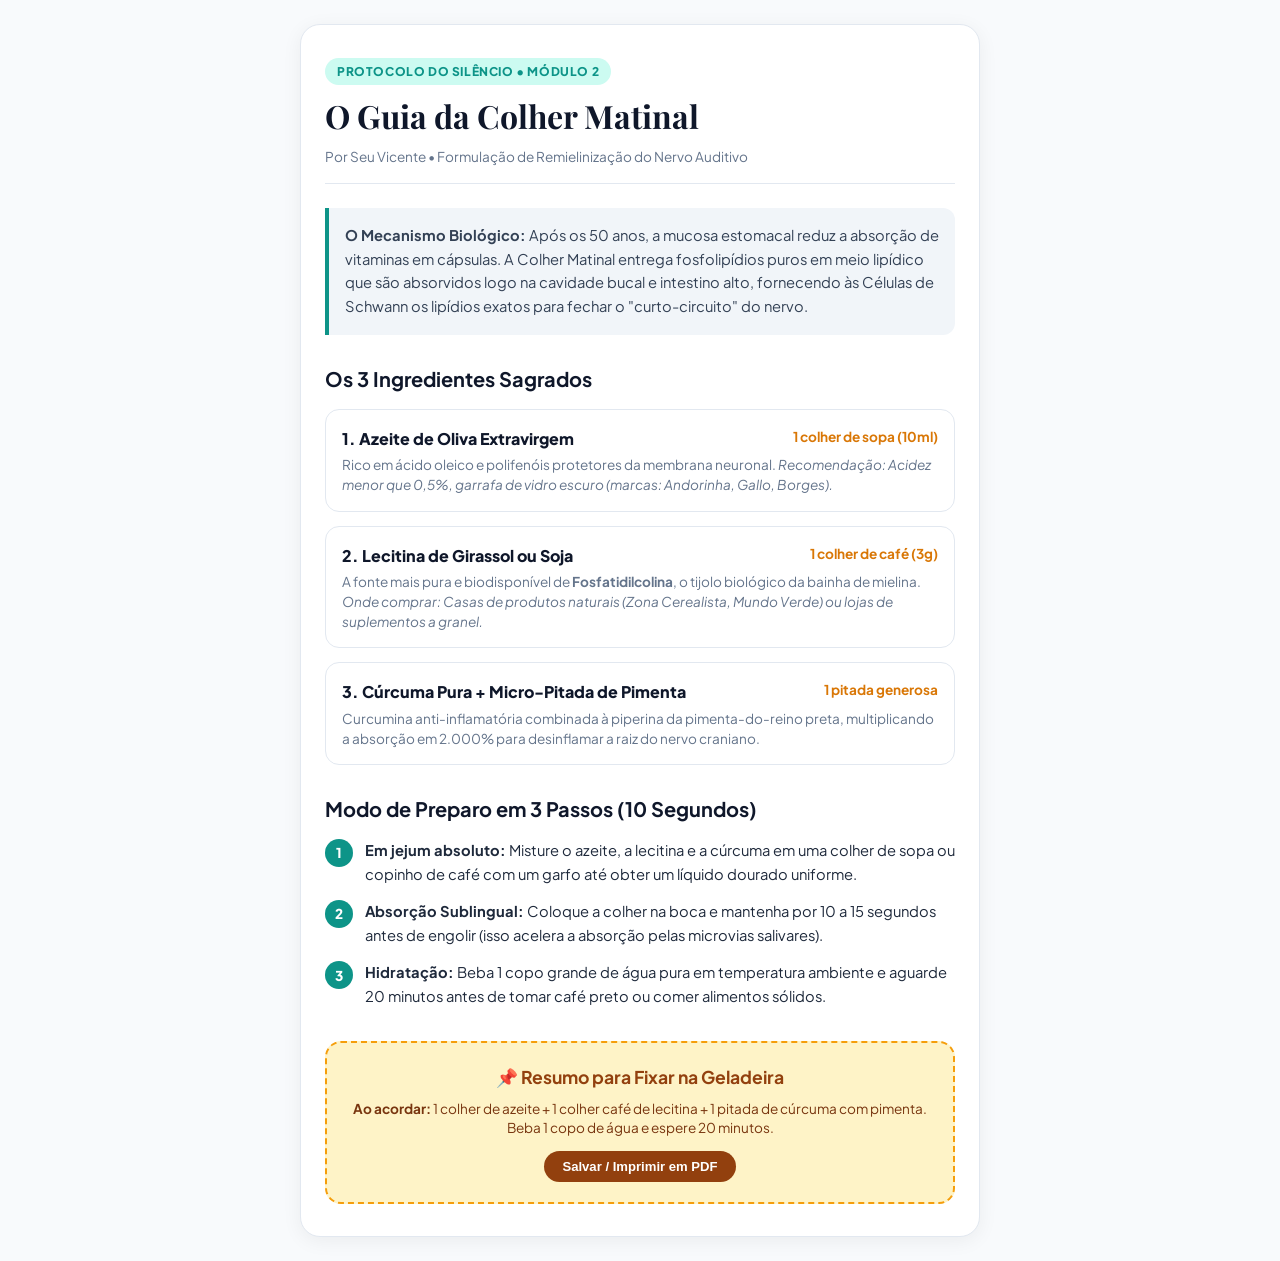
<file: guia_colher_matinal.html>
<!DOCTYPE html>
<html lang="pt-BR">
<head>
  <meta charset="UTF-8">
  <meta name="viewport" content="width=device-width, initial-scale=1.0">
  <title>Guia da Colher Matinal — Protocolo do Silêncio</title>
  <link rel="preconnect" href="https://fonts.googleapis.com">
  <link rel="preconnect" href="https://fonts.gstatic.com" crossorigin>
  <link href="https://fonts.googleapis.com/css2?family=Plus+Jakarta+Sans:wght@400;500;600;700;800&family=Playfair+Display:ital,wght@0,600;0,700;1,600&display=swap" rel="stylesheet">
  <style>
    :root {
      --primary: #0F172A;
      --teal: #0D9488;
      --gold: #D97706;
      --bg: #F8FAFC;
      --card: #FFFFFF;
      --text: #1E293B;
      --muted: #64748B;
    }
    * { box-sizing: border-box; margin: 0; padding: 0; }
    body {
      background: var(--bg);
      color: var(--text);
      font-family: 'Plus Jakarta Sans', sans-serif;
      line-height: 1.6;
      padding: 24px 16px;
      -webkit-font-smoothing: antialiased;
    }
    .container {
      max-width: 680px;
      margin: 0 auto;
      background: var(--card);
      border-radius: 20px;
      padding: 32px 24px;
      box-shadow: 0 4px 20px rgba(0,0,0,0.06);
      border: 1px solid #E2E8F0;
    }
    .header-badge {
      display: inline-block;
      background: #CCFBF1;
      color: var(--teal);
      font-size: 0.75rem;
      font-weight: 800;
      text-transform: uppercase;
      letter-spacing: 0.05em;
      padding: 4px 12px;
      border-radius: 999px;
      margin-bottom: 12px;
    }
    h1 {
      font-family: 'Playfair Display', serif;
      font-size: 2rem;
      color: var(--primary);
      line-height: 1.2;
      margin-bottom: 10px;
    }
    .author-line {
      font-size: 0.85rem;
      color: var(--muted);
      border-bottom: 1px solid #E2E8F0;
      padding-bottom: 16px;
      margin-bottom: 24px;
    }
    .intro-box {
      background: #F1F5F9;
      border-left: 4px solid var(--teal);
      padding: 16px;
      border-radius: 0 12px 12px 0;
      margin-bottom: 28px;
      font-size: 0.92rem;
      color: #334155;
    }
    h2 {
      font-size: 1.25rem;
      color: var(--primary);
      margin: 28px 0 14px;
      display: flex;
      align-items: center;
      gap: 8px;
    }
    .ingredient-card {
      background: #FFFFFF;
      border: 1px solid #E2E8F0;
      border-radius: 14px;
      padding: 16px;
      margin-bottom: 14px;
      transition: all 0.2s;
    }
    .ingredient-card:hover {
      border-color: var(--teal);
      box-shadow: 0 4px 12px rgba(13, 148, 136, 0.08);
    }
    .ing-title {
      font-weight: 800;
      font-size: 1rem;
      color: var(--primary);
      margin-bottom: 4px;
      display: flex;
      justify-content: space-between;
    }
    .ing-dose {
      color: var(--gold);
      font-size: 0.85rem;
      font-weight: 700;
    }
    .ing-desc {
      font-size: 0.85rem;
      color: var(--muted);
      line-height: 1.45;
    }
    .steps-list {
      list-style: none;
      counter-reset: step-counter;
      margin-bottom: 24px;
    }
    .steps-list li {
      counter-increment: step-counter;
      position: relative;
      padding-left: 40px;
      margin-bottom: 14px;
      font-size: 0.92rem;
    }
    .steps-list li::before {
      content: counter(step-counter);
      position: absolute;
      left: 0;
      top: 0;
      width: 28px;
      height: 28px;
      background: var(--teal);
      color: white;
      border-radius: 50%;
      display: flex;
      align-items: center;
      justify-content: center;
      font-weight: 800;
      font-size: 0.85rem;
    }
    .fridge-card {
      background: #FEF3C7;
      border: 2px dashed #F59E0B;
      border-radius: 16px;
      padding: 20px;
      margin-top: 32px;
      text-align: center;
    }
    .fridge-card h3 {
      color: #92400E;
      font-size: 1.1rem;
      margin-bottom: 8px;
    }
    .fridge-card p {
      font-size: 0.85rem;
      color: #78350F;
      line-height: 1.4;
    }
    .btn-print {
      display: inline-block;
      margin-top: 14px;
      background: #92400E;
      color: white;
      text-decoration: none;
      padding: 8px 18px;
      border-radius: 999px;
      font-size: 0.82rem;
      font-weight: 700;
      cursor: pointer;
      border: none;
    }
    @media print {
      body { background: white; padding: 0; }
      .container { box-shadow: none; border: none; padding: 0; }
      .btn-print { display: none; }
    }
  </style>
</head>
<body>

  <div class="container">
    <span class="header-badge">Protocolo do Silêncio • Módulo 2</span>
    <h1>O Guia da Colher Matinal</h1>
    <div class="author-line">Por Seu Vicente • Formulação de Remielinização do Nervo Auditivo</div>

    <div class="intro-box">
      <strong>O Mecanismo Biológico:</strong> Após os 50 anos, a mucosa estomacal reduz a absorção de vitaminas em cápsulas. A Colher Matinal entrega fosfolipídios puros em meio lipídico que são absorvidos logo na cavidade bucal e intestino alto, fornecendo às Células de Schwann os lipídios exatos para fechar o "curto-circuito" do nervo.
    </div>

    <h2>Os 3 Ingredientes Sagrados</h2>

    <div class="ingredient-card">
      <div class="ing-title">
        <span>1. Azeite de Oliva Extravirgem</span>
        <span class="ing-dose">1 colher de sopa (10ml)</span>
      </div>
      <div class="ing-desc">
        Rico em ácido oleico e polifenóis protetores da membrana neuronal. <em>Recomendação: Acidez menor que 0,5%, garrafa de vidro escuro (marcas: Andorinha, Gallo, Borges).</em>
      </div>
    </div>

    <div class="ingredient-card">
      <div class="ing-title">
        <span>2. Lecitina de Girassol ou Soja</span>
        <span class="ing-dose">1 colher de café (3g)</span>
      </div>
      <div class="ing-desc">
        A fonte mais pura e biodisponível de <strong>Fosfatidilcolina</strong>, o tijolo biológico da bainha de mielina. <em>Onde comprar: Casas de produtos naturais (Zona Cerealista, Mundo Verde) ou lojas de suplementos a granel.</em>
      </div>
    </div>

    <div class="ingredient-card">
      <div class="ing-title">
        <span>3. Cúrcuma Pura + Micro-Pitada de Pimenta</span>
        <span class="ing-dose">1 pitada generosa</span>
      </div>
      <div class="ing-desc">
        Curcumina anti-inflamatória combinada à piperina da pimenta-do-reino preta, multiplicando a absorção em 2.000% para desinflamar a raiz do nervo craniano.
      </div>
    </div>

    <h2>Modo de Preparo em 3 Passos (10 Segundos)</h2>
    <ol class="steps-list">
      <li><strong>Em jejum absoluto:</strong> Misture o azeite, a lecitina e a cúrcuma em uma colher de sopa ou copinho de café com um garfo até obter um líquido dourado uniforme.</li>
      <li><strong>Absorção Sublingual:</strong> Coloque a colher na boca e mantenha por 10 a 15 segundos antes de engolir (isso acelera a absorção pelas microvias salivares).</li>
      <li><strong>Hidratação:</strong> Beba 1 copo grande de água pura em temperatura ambiente e aguarde 20 minutos antes de tomar café preto ou comer alimentos sólidos.</li>
    </ol>

    <div class="fridge-card">
      <h3>📌 Resumo para Fixar na Geladeira</h3>
      <p><strong>Ao acordar:</strong> 1 colher de azeite + 1 colher café de lecitina + 1 pitada de cúrcuma com pimenta. Beba 1 copo de água e espere 20 minutos.</p>
      <button class="btn-print" onclick="window.print()">Salvar / Imprimir em PDF</button>
    </div>
  </div>

</body>
</html>
</file>
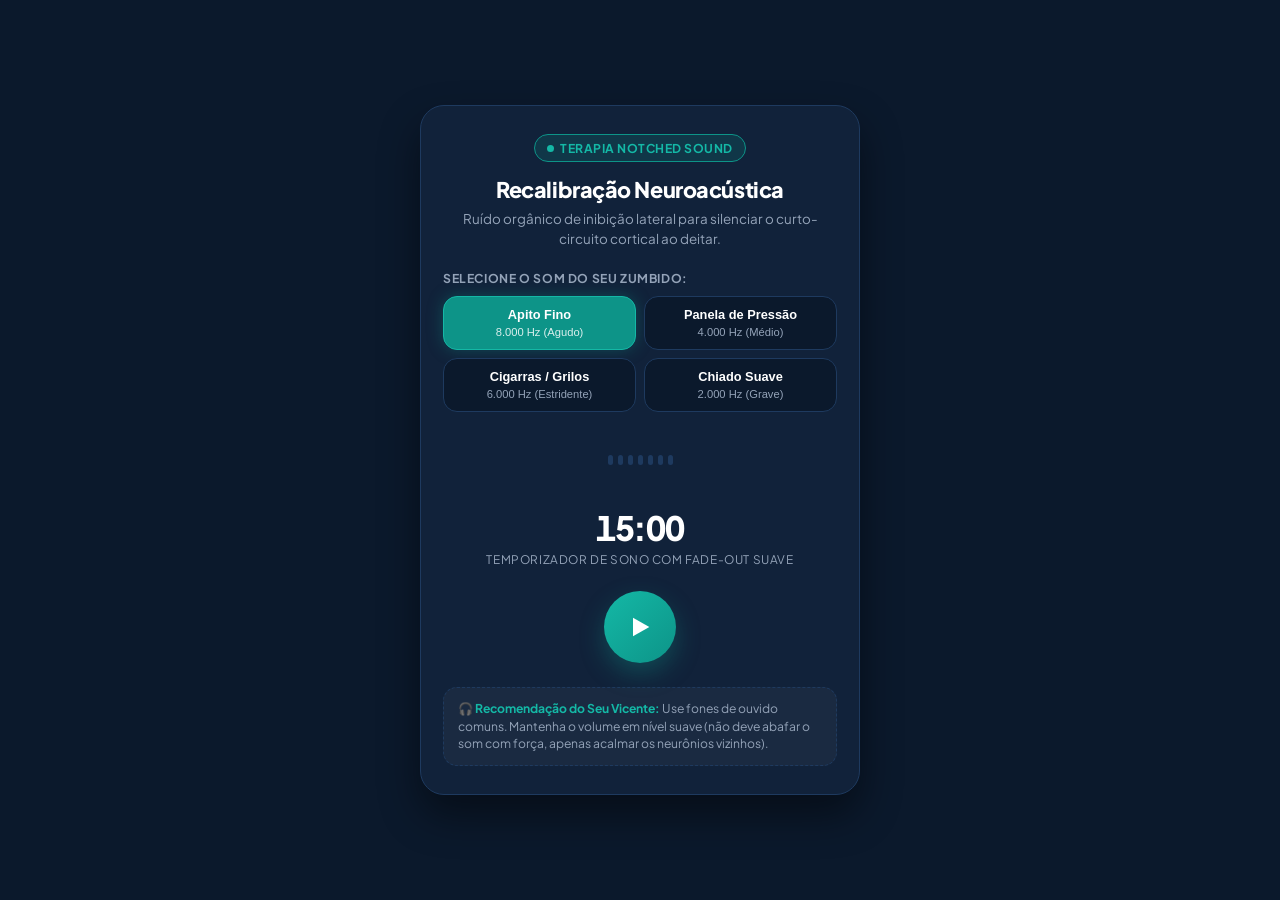
<file: mini_app_player.html>
<!DOCTYPE html>
<html lang="pt-BR">
<head>
  <meta charset="UTF-8">
  <meta name="viewport" content="width=device-width, initial-scale=1.0, maximum-scale=1.0, user-scalable=no">
  <title>Player Neuroacústico — Terapia Notched Sound</title>
  <link rel="preconnect" href="https://fonts.googleapis.com">
  <link rel="preconnect" href="https://fonts.gstatic.com" crossorigin>
  <link href="https://fonts.googleapis.com/css2?family=Plus+Jakarta+Sans:wght@400;500;600;700;800&display=swap" rel="stylesheet">
  <style>
    :root {
      --bg: #0B192C;
      --card-bg: #11223A;
      --card-border: #1E3A5F;
      --teal: #0D9488;
      --teal-light: #14B8A6;
      --teal-glow: rgba(13, 148, 136, 0.35);
      --text-main: #FFFFFF;
      --text-muted: #94A3B8;
      --font: 'Plus Jakarta Sans', system-ui, -apple-system, sans-serif;
    }
    * { box-sizing: border-box; margin: 0; padding: 0; }
    body {
      background: var(--bg);
      color: var(--text-main);
      font-family: var(--font);
      min-height: 100vh;
      display: flex;
      flex-direction: column;
      align-items: center;
      justify-content: center;
      padding: 20px 16px;
      -webkit-font-smoothing: antialiased;
    }
    .player-card {
      width: 100%;
      max-width: 440px;
      background: var(--card-bg);
      border: 1px solid var(--card-border);
      border-radius: 24px;
      padding: 28px 22px;
      box-shadow: 0 20px 40px rgba(0, 0, 0, 0.45);
      text-align: center;
    }
    .tag-badge {
      display: inline-flex;
      align-items: center;
      gap: 6px;
      background: rgba(13, 148, 136, 0.18);
      border: 1px solid var(--teal);
      color: var(--teal-light);
      padding: 5px 12px;
      border-radius: 999px;
      font-size: 0.76rem;
      font-weight: 700;
      letter-spacing: 0.04em;
      text-transform: uppercase;
      margin-bottom: 14px;
    }
    .tag-pulse {
      width: 7px;
      height: 7px;
      background: var(--teal-light);
      border-radius: 50%;
      animation: pulse 1.8s infinite;
    }
    @keyframes pulse {
      0%, 100% { opacity: 0.4; transform: scale(0.9); }
      50% { opacity: 1; transform: scale(1.3); }
    }
    h1 {
      font-size: 1.35rem;
      font-weight: 800;
      letter-spacing: -0.02em;
      margin-bottom: 6px;
      line-height: 1.25;
    }
    p.subtitle {
      font-size: 0.84rem;
      color: var(--text-muted);
      line-height: 1.45;
      margin-bottom: 22px;
    }
    .freq-label {
      font-size: 0.76rem;
      font-weight: 700;
      color: var(--text-muted);
      text-transform: uppercase;
      letter-spacing: 0.05em;
      margin-bottom: 10px;
      display: block;
      text-align: left;
    }
    .freq-grid {
      display: grid;
      grid-template-columns: repeat(2, 1fr);
      gap: 8px;
      margin-bottom: 24px;
    }
    .btn-freq {
      background: #0B192C;
      border: 1px solid var(--card-border);
      color: var(--text-main);
      border-radius: 14px;
      padding: 10px 8px;
      font-size: 0.8rem;
      font-weight: 600;
      cursor: pointer;
      transition: all 0.2s ease;
      text-align: center;
      line-height: 1.25;
    }
    .btn-freq span {
      display: block;
      font-size: 0.7rem;
      color: var(--text-muted);
      font-weight: 500;
      margin-top: 2px;
    }
    .btn-freq.active {
      background: var(--teal);
      border-color: var(--teal-light);
      box-shadow: 0 0 16px var(--teal-glow);
    }
    .btn-freq.active span {
      color: rgba(255, 255, 255, 0.85);
    }
    .wave-visualizer {
      display: flex;
      align-items: center;
      justify-content: center;
      gap: 5px;
      height: 48px;
      margin-bottom: 22px;
    }
    .wave-bar {
      width: 5px;
      height: 10px;
      background: var(--card-border);
      border-radius: 999px;
      transition: all 0.3s ease;
    }
    .wave-visualizer.playing .wave-bar {
      background: var(--teal-light);
      animation: waveDance 1.2s ease-in-out infinite alternate;
    }
    .wave-visualizer.playing .wave-bar:nth-child(2) { animation-delay: 0.15s; }
    .wave-visualizer.playing .wave-bar:nth-child(3) { animation-delay: 0.3s; }
    .wave-visualizer.playing .wave-bar:nth-child(4) { animation-delay: 0.45s; }
    .wave-visualizer.playing .wave-bar:nth-child(5) { animation-delay: 0.6s; }
    .wave-visualizer.playing .wave-bar:nth-child(6) { animation-delay: 0.35s; }
    .wave-visualizer.playing .wave-bar:nth-child(7) { animation-delay: 0.2s; }
    @keyframes waveDance {
      0% { height: 10px; }
      100% { height: 42px; }
    }
    .timer-readout {
      font-size: 2.1rem;
      font-weight: 800;
      letter-spacing: -0.03em;
      color: var(--text-main);
      font-variant-numeric: tabular-nums;
      margin-bottom: 4px;
    }
    .timer-caption {
      font-size: 0.74rem;
      color: var(--text-muted);
      text-transform: uppercase;
      letter-spacing: 0.05em;
      margin-bottom: 24px;
    }
    .btn-play-circle {
      width: 72px;
      height: 72px;
      border-radius: 50%;
      background: linear-gradient(135deg, var(--teal-light), var(--teal));
      border: none;
      color: #FFFFFF;
      display: inline-flex;
      align-items: center;
      justify-content: center;
      cursor: pointer;
      box-shadow: 0 10px 24px var(--teal-glow);
      transition: all 0.25s ease;
    }
    .btn-play-circle:hover {
      transform: scale(1.05);
      box-shadow: 0 14px 30px rgba(13, 148, 136, 0.55);
    }
    .btn-play-circle:active {
      transform: scale(0.96);
    }
    .btn-play-circle svg {
      width: 28px;
      height: 28px;
      fill: currentColor;
    }
    .ear-tip {
      margin-top: 24px;
      padding: 12px 14px;
      background: rgba(255, 255, 255, 0.04);
      border: 1px dashed var(--card-border);
      border-radius: 14px;
      font-size: 0.76rem;
      color: var(--text-muted);
      line-height: 1.45;
      text-align: left;
    }
    .ear-tip strong {
      color: var(--teal-light);
    }
  </style>
</head>
<body>

  <div class="player-card">
    <div class="tag-badge">
      <span class="tag-pulse"></span>
      Terapia Notched Sound
    </div>

    <h1>Recalibração Neuroacústica</h1>
    <p class="subtitle">Ruído orgânico de inibição lateral para silenciar o curto-circuito cortical ao deitar.</p>

    <span class="freq-label">Selecione o som do seu zumbido:</span>
    <div class="freq-grid">
      <button class="btn-freq active" onclick="setFrequency(8000, this)">
        Apito Fino
        <span>8.000 Hz (Agudo)</span>
      </button>
      <button class="btn-freq" onclick="setFrequency(4000, this)">
        Panela de Pressão
        <span>4.000 Hz (Médio)</span>
      </button>
      <button class="btn-freq" onclick="setFrequency(6000, this)">
        Cigarras / Grilos
        <span>6.000 Hz (Estridente)</span>
      </button>
      <button class="btn-freq" onclick="setFrequency(2000, this)">
        Chiado Suave
        <span>2.000 Hz (Grave)</span>
      </button>
    </div>

    <div class="wave-visualizer" id="wave-visualizer">
      <div class="wave-bar"></div>
      <div class="wave-bar"></div>
      <div class="wave-bar"></div>
      <div class="wave-bar"></div>
      <div class="wave-bar"></div>
      <div class="wave-bar"></div>
      <div class="wave-bar"></div>
    </div>

    <div class="timer-readout" id="timer-readout">15:00</div>
    <div class="timer-caption">Temporizador de sono com fade-out suave</div>

    <button class="btn-play-circle" id="btn-play" onclick="toggleSound()">
      <svg id="icon-play" viewBox="0 0 24 24"><polygon points="6 4 20 12 6 20 6 4"/></svg>
      <svg id="icon-pause" viewBox="0 0 24 24" style="display: none;"><rect x="6" y="5" width="4" height="14"/><rect x="14" y="5" width="4" height="14"/></svg>
    </button>

    <div class="ear-tip">
      🎧 <strong>Recomendação do Seu Vicente:</strong> Use fones de ouvido comuns. Mantenha o volume em nível suave (não deve abafar o som com força, apenas acalmar os neurônios vizinhos).
    </div>
  </div>

  <script>
    let audioCtx = null;
    let noiseSource = null;
    let notchFilter = null;
    let gainNode = null;
    let isPlaying = false;
    let currentFreq = 8000;
    let timerSeconds = 15 * 60;
    let timerInterval = null;

    function initAudio() {
      if (!audioCtx) {
        audioCtx = new (window.AudioContext || window.webkitAudioContext)();
      }
      if (audioCtx.state === 'suspended') {
        audioCtx.resume();
      }
    }

    function createBrownNoiseBuffer() {
      const bufferSize = audioCtx.sampleRate * 5;
      const buffer = audioCtx.createBuffer(2, bufferSize, audioCtx.sampleRate);
      for (let channel = 0; channel < 2; channel++) {
        const data = buffer.getChannelData(channel);
        let lastOut = 0.0;
        for (let i = 0; i < bufferSize; i++) {
          const white = Math.random() * 2 - 1;
          data[i] = (lastOut + (0.02 * white)) / 1.02;
          lastOut = data[i];
          data[i] *= 3.2;
        }
      }
      return buffer;
    }

    function setFrequency(hz, btnElem) {
      currentFreq = hz;
      document.querySelectorAll('.btn-freq').forEach(b => b.classList.remove('active'));
      if (btnElem) btnElem.classList.add('active');
      if (notchFilter && audioCtx) {
        notchFilter.frequency.setValueAtTime(currentFreq, audioCtx.currentTime);
      }
    }

    function startSound() {
      initAudio();
      
      const buffer = createBrownNoiseBuffer();
      noiseSource = audioCtx.createBufferSource();
      noiseSource.buffer = buffer;
      noiseSource.loop = true;

      notchFilter = audioCtx.createBiquadFilter();
      notchFilter.type = 'notch';
      notchFilter.frequency.setValueAtTime(currentFreq, audioCtx.currentTime);
      notchFilter.Q.setValueAtTime(8.0, audioCtx.currentTime);

      gainNode = audioCtx.createGain();
      gainNode.gain.setValueAtTime(0.001, audioCtx.currentTime);
      gainNode.gain.exponentialRampToValueAtTime(0.28, audioCtx.currentTime + 1.2);

      noiseSource.connect(notchFilter);
      notchFilter.connect(gainNode);
      gainNode.connect(audioCtx.destination);

      noiseSource.start();
      isPlaying = true;

      document.getElementById('icon-play').style.display = 'none';
      document.getElementById('icon-pause').style.display = 'block';
      document.getElementById('wave-visualizer').classList.add('playing');

      startTimer();
    }

    function stopSound() {
      if (gainNode && audioCtx) {
        gainNode.gain.exponentialRampToValueAtTime(0.001, audioCtx.currentTime + 0.8);
        setTimeout(() => {
          if (noiseSource) {
            try { noiseSource.stop(); noiseSource.disconnect(); } catch (e) {}
            noiseSource = null;
          }
        }, 850);
      }
      isPlaying = false;
      document.getElementById('icon-play').style.display = 'block';
      document.getElementById('icon-pause').style.display = 'none';
      document.getElementById('wave-visualizer').classList.remove('playing');
      clearInterval(timerInterval);
    }

    function toggleSound() {
      if (isPlaying) {
        stopSound();
      } else {
        startSound();
      }
    }

    function startTimer() {
      clearInterval(timerInterval);
      timerInterval = setInterval(() => {
        if (timerSeconds > 0) {
          timerSeconds--;
          const m = String(Math.floor(timerSeconds / 60)).padStart(2, '0');
          const s = String(timerSeconds % 60).padStart(2, '0');
          document.getElementById('timer-readout').textContent = `${m}:${s}`;
        } else {
          stopSound();
          timerSeconds = 15 * 60;
          document.getElementById('timer-readout').textContent = "15:00";
        }
      }, 1000);
    }
  </script>
</body>
</html>
</file>
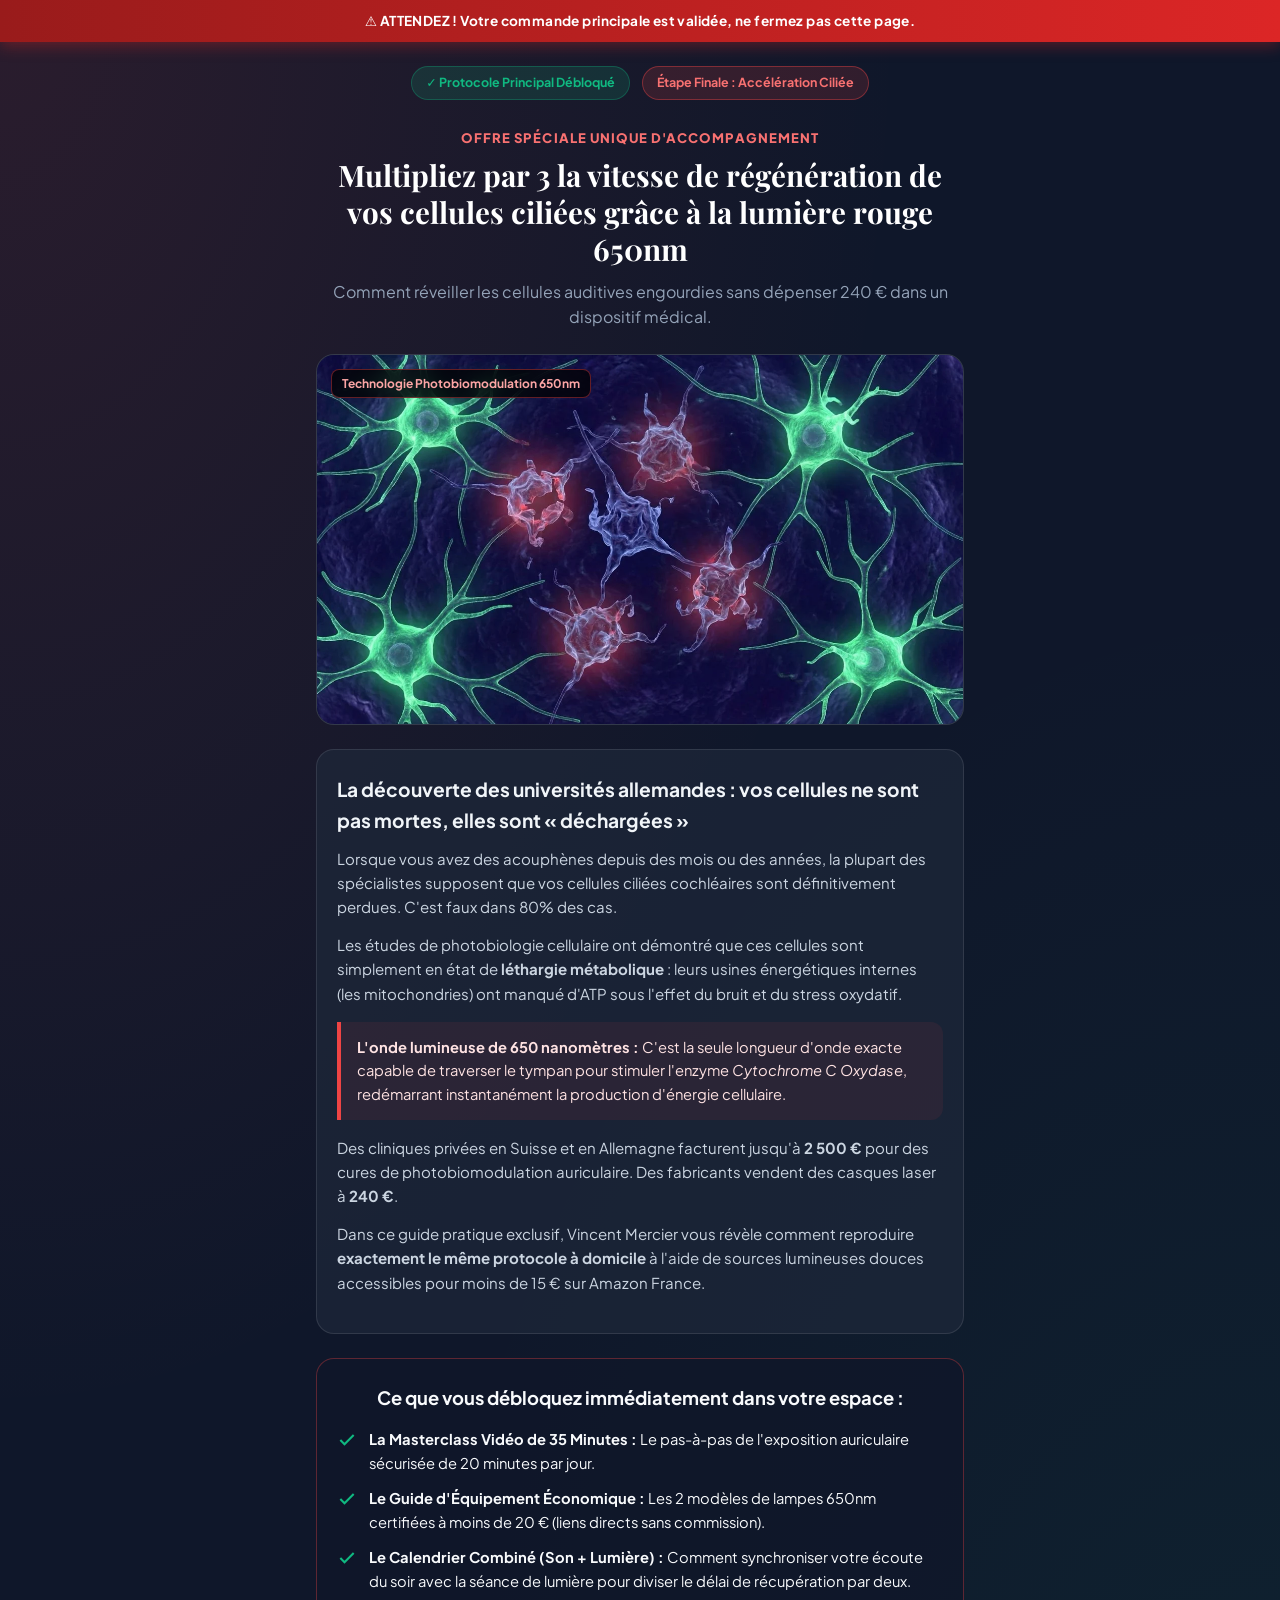
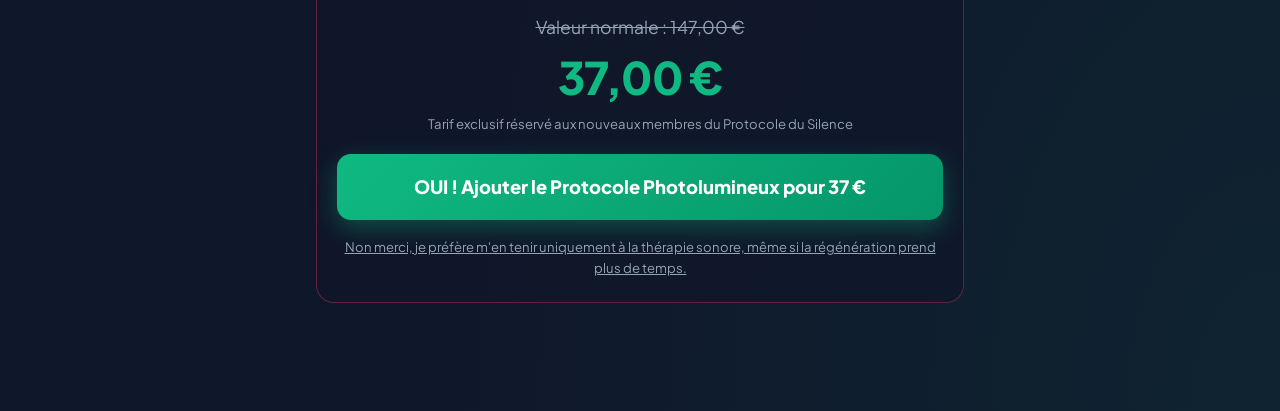
<file: upsell.html>
<!DOCTYPE html>
<html lang="fr">
<head>
  <meta charset="UTF-8">
  <meta name="viewport" content="width=device-width, initial-scale=1.0, maximum-scale=1.0, user-scalable=no">
  <title>Offre Spéciale Unique — Protocole Photolumineux Domestique</title>
  <link rel="preconnect" href="https://fonts.googleapis.com">
  <link rel="preconnect" href="https://fonts.gstatic.com" crossorigin>
  <link href="https://fonts.googleapis.com/css2?family=Plus+Jakarta+Sans:wght@400;500;600;700;800&family=Playfair+Display:ital,wght@0,600;0,700;1,400&display=swap" rel="stylesheet">
  <style>
    :root {
      --bg: #0F172A;
      --card-bg: rgba(30, 41, 59, 0.7);
      --card-border: rgba(255, 255, 255, 0.1);
      --text: #F8FAFC;
      --text-muted: #94A3B8;
      --red-glow: rgba(239, 68, 68, 0.25);
      --red: #EF4444;
      --emerald: #10B981;
      --amber: #F59E0B;
      --font: 'Plus Jakarta Sans', system-ui, -apple-system, sans-serif;
      --font-serif: 'Playfair Display', Georgia, serif;
    }

    * {
      box-sizing: border-box;
      margin: 0;
      padding: 0;
    }

    body {
      background-color: var(--bg);
      background-image: 
        radial-gradient(at 0% 0%, rgba(239, 68, 68, 0.12) 0px, transparent 50%),
        radial-gradient(at 100% 100%, rgba(16, 185, 129, 0.08) 0px, transparent 50%);
      color: var(--text);
      font-family: var(--font);
      line-height: 1.6;
      padding-bottom: 60px;
    }

    .top-urgent-bar {
      background: linear-gradient(90deg, #991B1B, #DC2626);
      color: #FFFFFF;
      text-align: center;
      padding: 10px 16px;
      font-size: 0.85rem;
      font-weight: 700;
      letter-spacing: 0.03em;
      position: sticky;
      top: 0;
      z-index: 100;
      box-shadow: 0 4px 15px rgba(220, 38, 38, 0.35);
    }

    .container {
      max-width: 680px;
      margin: 0 auto;
      padding: 24px 16px;
    }

    /* Barre de progression */
    .funnel-steps {
      display: flex;
      align-items: center;
      justify-content: center;
      gap: 12px;
      margin-bottom: 24px;
    }

    .step-pill {
      font-size: 0.78rem;
      font-weight: 700;
      padding: 6px 14px;
      border-radius: 20px;
    }

    .step-done {
      background: rgba(16, 185, 129, 0.15);
      color: var(--emerald);
      border: 1px solid rgba(16, 185, 129, 0.3);
    }

    .step-active {
      background: rgba(239, 68, 68, 0.15);
      color: #F87171;
      border: 1px solid rgba(239, 68, 68, 0.4);
    }

    /* Titres */
    .headline-box {
      text-align: center;
      margin-bottom: 24px;
    }

    .sub-tag {
      color: #F87171;
      font-size: 0.82rem;
      font-weight: 800;
      text-transform: uppercase;
      letter-spacing: 0.08em;
      display: inline-block;
      margin-bottom: 8px;
    }

    h1 {
      font-family: var(--font-serif);
      font-size: 1.85rem;
      font-weight: 700;
      line-height: 1.25;
      margin-bottom: 12px;
      color: #FFFFFF;
    }

    .sub-text {
      color: var(--text-muted);
      font-size: 1rem;
    }

    /* Boîte Vidéo / Image */
    .media-card {
      background: var(--card-bg);
      border: 1px solid var(--card-border);
      border-radius: 18px;
      overflow: hidden;
      margin-bottom: 24px;
      position: relative;
    }

    .media-badge {
      position: absolute;
      top: 14px;
      left: 14px;
      background: rgba(0, 0, 0, 0.75);
      backdrop-filter: blur(8px);
      border: 1px solid rgba(239, 68, 68, 0.4);
      color: #FCA5A5;
      font-size: 0.75rem;
      font-weight: 700;
      padding: 4px 10px;
      border-radius: 8px;
      z-index: 2;
    }

    .media-card img {
      width: 100%;
      height: auto;
      display: block;
    }

    /* Boîte de Contenu Explicatif */
    .content-box {
      background: var(--card-bg);
      border: 1px solid var(--card-border);
      border-radius: 18px;
      padding: 24px 20px;
      margin-bottom: 24px;
    }

    .content-box h3 {
      font-size: 1.2rem;
      font-weight: 700;
      margin-bottom: 12px;
      color: #F1F5F9;
    }

    .content-box p {
      font-size: 0.94rem;
      color: #CBD5E1;
      margin-bottom: 14px;
      line-height: 1.6;
    }

    .highlight-card {
      background: rgba(239, 68, 68, 0.08);
      border-left: 4px solid var(--red);
      padding: 14px 16px;
      border-radius: 0 12px 12px 0;
      margin: 16px 0;
      font-size: 0.92rem;
      color: #FEE2E2;
    }

    /* Stack de Valeur */
    .value-stack {
      background: rgba(15, 23, 42, 0.8);
      border: 1.5px solid rgba(239, 68, 68, 0.35);
      border-radius: 18px;
      padding: 24px 20px;
      margin-bottom: 24px;
    }

    .value-stack-title {
      font-size: 1.15rem;
      font-weight: 700;
      text-align: center;
      margin-bottom: 16px;
    }

    .stack-item {
      display: flex;
      align-items: flex-start;
      gap: 12px;
      margin-bottom: 12px;
      font-size: 0.92rem;
    }

    .stack-check {
      color: var(--emerald);
      flex-shrink: 0;
      margin-top: 2px;
    }

    /* Prix */
    .pricing-wrap {
      text-align: center;
      margin: 20px 0;
    }

    .crossed-price {
      text-decoration: line-through;
      color: var(--text-muted);
      font-size: 1.1rem;
    }

    .current-price {
      font-size: 2.8rem;
      font-weight: 800;
      color: #10B981;
      letter-spacing: -0.02em;
    }

    .price-note {
      font-size: 0.82rem;
      color: var(--text-muted);
    }

    /* Bouton d'Achat 1-Click */
    .btn-upsell-accept {
      display: block;
      width: 100%;
      background: linear-gradient(135deg, #10B981, #059669);
      color: #FFFFFF;
      text-align: center;
      padding: 18px;
      border-radius: 14px;
      font-size: 1.15rem;
      font-weight: 800;
      text-decoration: none;
      box-shadow: 0 8px 25px rgba(16, 185, 129, 0.35);
      transition: transform 0.2s, box-shadow 0.2s;
    }

    .btn-upsell-accept:hover {
      transform: translateY(-2px);
      box-shadow: 0 12px 35px rgba(16, 185, 129, 0.5);
    }

    .btn-decline {
      display: block;
      text-align: center;
      color: var(--text-muted);
      font-size: 0.82rem;
      margin-top: 16px;
      text-decoration: underline;
      cursor: pointer;
    }

    .btn-decline:hover {
      color: #F1F5F9;
    }
  </style>
</head>
<body>

  <!-- Bandeau Urgent Supérieur -->
  <div class="top-urgent-bar">
    ⚠️ ATTENDEZ ! Votre commande principale est validée, ne fermez pas cette page.
  </div>

  <div class="container">

    <!-- Étapes du Tunnel -->
    <div class="funnel-steps">
      <span class="step-pill step-done">✓ Protocole Principal Débloqué</span>
      <span class="step-pill step-active">Étape Finale : Accélération Ciliée</span>
    </div>

    <!-- En-tête -->
    <div class="headline-box">
      <span class="sub-tag">Offre Spéciale Unique d'Accompagnement</span>
      <h1>Multipliez par 3 la vitesse de régénération de vos cellules ciliées grâce à la lumière rouge 650nm</h1>
      <p class="sub-text">Comment réveiller les cellules auditives engourdies sans dépenser 240 € dans un dispositif médical.</p>
    </div>

    <!-- Image Démonstrative -->
    <div class="media-card">
      <span class="media-badge">Technologie Photobiomodulation 650nm</span>
      <img src="assets/advertorial/Gross_Close_up_of_brain_cells_being_overloaded_and_starting_to_die.webp" alt="Photobiomodulation des cellules auditives">
    </div>

    <!-- Explication Scientifique -->
    <div class="content-box">
      <h3>La découverte des universités allemandes : vos cellules ne sont pas mortes, elles sont « déchargées »</h3>
      <p>
        Lorsque vous avez des acouphènes depuis des mois ou des années, la plupart des spécialistes supposent que vos cellules ciliées cochléaires sont définitivement perdues. C'est faux dans 80% des cas.
      </p>
      <p>
        Les études de photobiologie cellulaire ont démontré que ces cellules sont simplement en état de <strong>léthargie métabolique</strong> : leurs usines énergétiques internes (les mitochondries) ont manqué d'ATP sous l'effet du bruit et du stress oxydatif.
      </p>

      <div class="highlight-card">
        <strong>L'onde lumineuse de 650 nanomètres :</strong> C'est la seule longueur d'onde exacte capable de traverser le tympan pour stimuler l'enzyme <em>Cytochrome C Oxydase</em>, redémarrant instantanément la production d'énergie cellulaire.
      </div>

      <p>
        Des cliniques privées en Suisse et en Allemagne facturent jusqu'à <strong>2 500 €</strong> pour des cures de photobiomodulation auriculaire. Des fabricants vendent des casques laser à <strong>240 €</strong>.
      </p>
      <p>
        Dans ce guide pratique exclusif, Vincent Mercier vous révèle comment reproduire <strong>exactement le même protocole à domicile</strong> à l'aide de sources lumineuses douces accessibles pour moins de 15 € sur Amazon France.
      </p>
    </div>

    <!-- Stack de l'offre -->
    <div class="value-stack">
      <div class="value-stack-title">Ce que vous débloquez immédiatement dans votre espace :</div>

      <div class="stack-item">
        <svg class="stack-check" viewBox="0 0 24 24" width="20" height="20" fill="none" stroke="currentColor" stroke-width="2.5"><polyline points="20 6 9 17 4 12"/></svg>
        <div><strong>La Masterclass Vidéo de 35 Minutes :</strong> Le pas-à-pas de l'exposition auriculaire sécurisée de 20 minutes par jour.</div>
      </div>

      <div class="stack-item">
        <svg class="stack-check" viewBox="0 0 24 24" width="20" height="20" fill="none" stroke="currentColor" stroke-width="2.5"><polyline points="20 6 9 17 4 12"/></svg>
        <div><strong>Le Guide d'Équipement Économique :</strong> Les 2 modèles de lampes 650nm certifiées à moins de 20 € (liens directs sans commission).</div>
      </div>

      <div class="stack-item">
        <svg class="stack-check" viewBox="0 0 24 24" width="20" height="20" fill="none" stroke="currentColor" stroke-width="2.5"><polyline points="20 6 9 17 4 12"/></svg>
        <div><strong>Le Calendrier Combiné (Son + Lumière) :</strong> Comment synchroniser votre écoute du soir avec la séance de lumière pour diviser le délai de récupération par deux.</div>
      </div>

      <div class="pricing-wrap">
        <div class="crossed-price">Valeur normale : 147,00 €</div>
        <div class="current-price">37,00 €</div>
        <div class="price-note">Tarif exclusif réservé aux nouveaux membres du Protocole du Silence</div>
      </div>

      <!-- Bouton d'Achat -->
      <a href="app.html" class="btn-upsell-accept" id="btn-upsell-confirm">
        OUI ! Ajouter le Protocole Photolumineux pour 37 €
      </a>

      <!-- Lien de Refus -->
      <a href="app.html" class="btn-decline" id="btn-upsell-decline">
        Non merci, je préfère m'en tenir uniquement à la thérapie sonore, même si la régénération prend plus de temps.
      </a>
    </div>

  </div>

</body>
</html>
</file>
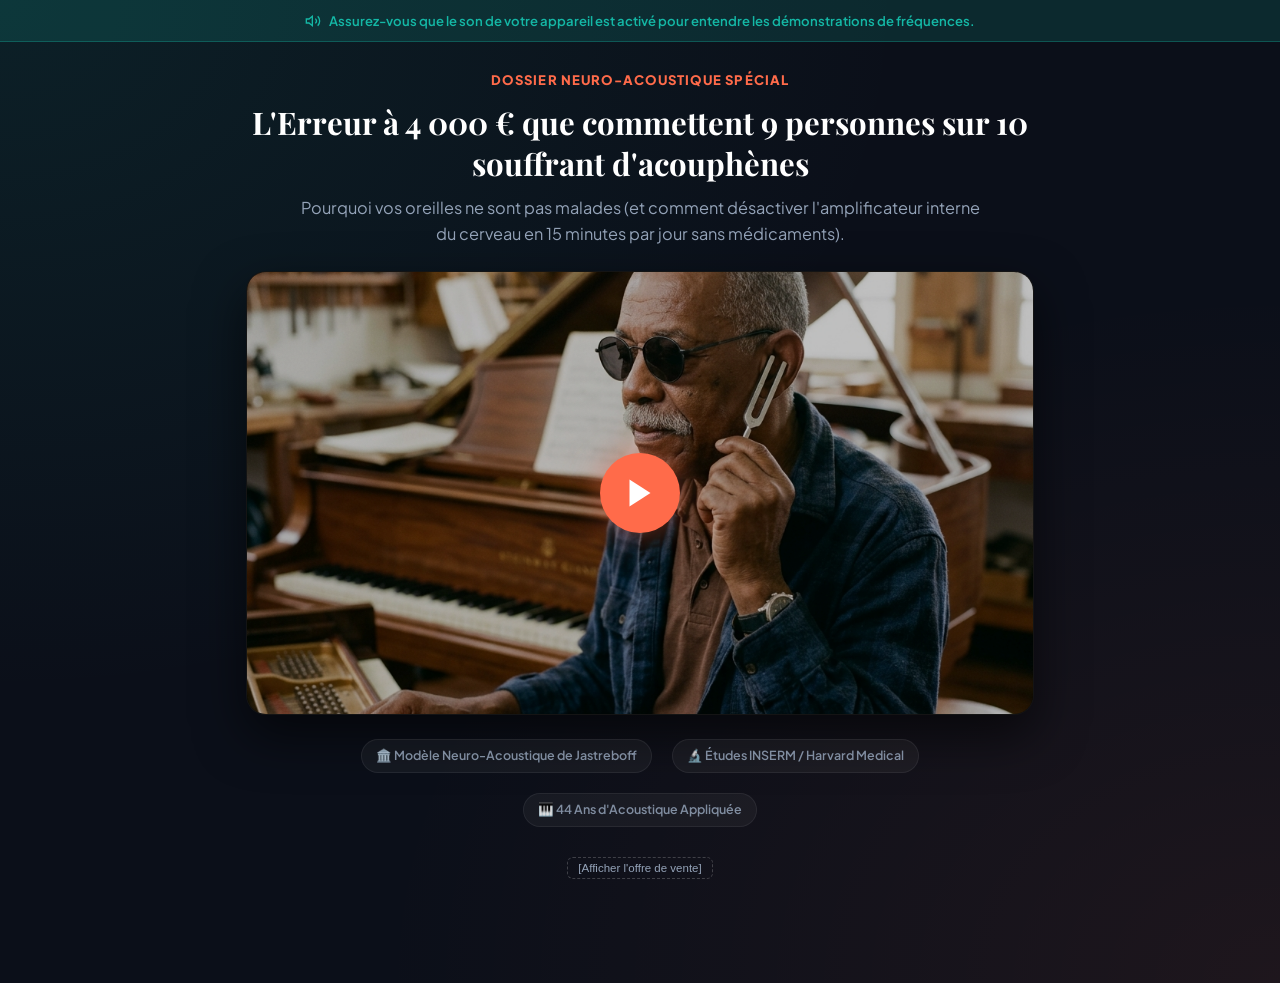
<file: vsl.html>
<!DOCTYPE html>
<html lang="fr">
<head>
  <meta charset="UTF-8">
  <meta name="viewport" content="width=device-width, initial-scale=1.0, maximum-scale=1.0, user-scalable=no">
  <title>Présentation Spéciale — Le Protocole du Silence (Vincent Mercier)</title>
  <link rel="preconnect" href="https://fonts.googleapis.com">
  <link rel="preconnect" href="https://fonts.gstatic.com" crossorigin>
  <link href="https://fonts.googleapis.com/css2?family=Plus+Jakarta+Sans:wght@400;500;600;700;800&family=Playfair+Display:ital,wght@0,600;0,700;1,400&display=swap" rel="stylesheet">
  <style>
    :root {
      --bg: #0B0F19;
      --card-bg: rgba(22, 30, 49, 0.8);
      --card-border: rgba(255, 255, 255, 0.08);
      --text: #F1F5F9;
      --text-muted: #94A3B8;
      --coral: #FF6B4A;
      --teal: #14B8A6;
      --emerald: #10B981;
      --font: 'Plus Jakarta Sans', system-ui, -apple-system, sans-serif;
      --font-serif: 'Playfair Display', Georgia, serif;
    }

    * {
      box-sizing: border-box;
      margin: 0;
      padding: 0;
    }

    body {
      background-color: var(--bg);
      background-image: 
        radial-gradient(at 0% 0%, rgba(20, 184, 166, 0.1) 0px, transparent 50%),
        radial-gradient(at 100% 100%, rgba(255, 107, 74, 0.08) 0px, transparent 50%);
      color: var(--text);
      font-family: var(--font);
      line-height: 1.6;
      padding-bottom: 80px;
    }

    /* Bandeau d'avertissement son */
    .audio-notice-bar {
      background: rgba(20, 184, 166, 0.15);
      border-bottom: 1px solid rgba(20, 184, 166, 0.3);
      color: var(--teal);
      text-align: center;
      padding: 10px 16px;
      font-size: 0.82rem;
      font-weight: 600;
      display: flex;
      align-items: center;
      justify-content: center;
      gap: 8px;
    }

    .container {
      max-width: 820px;
      margin: 0 auto;
      padding: 24px 16px;
    }

    /* En-tête */
    .vsl-header {
      text-align: center;
      margin-bottom: 24px;
    }

    .vsl-tag {
      color: var(--coral);
      font-size: 0.82rem;
      font-weight: 800;
      text-transform: uppercase;
      letter-spacing: 0.08em;
      margin-bottom: 12px;
      display: inline-block;
    }

    h1 {
      font-family: var(--font-serif);
      font-size: 1.95rem;
      font-weight: 700;
      line-height: 1.3;
      margin-bottom: 12px;
      color: #FFFFFF;
    }

    .vsl-sub {
      color: var(--text-muted);
      font-size: 1.02rem;
      max-width: 680px;
      margin: 0 auto;
    }

    /* Cadre Vidéo Cinéma */
    .video-frame-wrap {
      background: #000000;
      border: 1px solid var(--card-border);
      border-radius: 20px;
      overflow: hidden;
      box-shadow: 0 20px 50px rgba(0, 0, 0, 0.6);
      margin-bottom: 24px;
      position: relative;
      aspect-ratio: 16 / 9;
      display: flex;
      align-items: center;
      justify-content: center;
    }

    .video-poster {
      position: absolute;
      top: 0;
      left: 0;
      width: 100%;
      height: 100%;
      object-fit: cover;
      opacity: 0.75;
      transition: opacity 0.3s;
    }

    .video-play-btn {
      position: relative;
      z-index: 10;
      width: 80px;
      height: 80px;
      background: var(--coral);
      border: none;
      border-radius: 50%;
      color: #FFFFFF;
      display: flex;
      align-items: center;
      justify-content: center;
      cursor: pointer;
      box-shadow: 0 0 35px rgba(255, 107, 74, 0.5);
      transition: transform 0.2s, box-shadow 0.2s;
    }

    .video-play-btn:hover {
      transform: scale(1.08);
      box-shadow: 0 0 45px rgba(255, 107, 74, 0.7);
    }

    /* Badges de Référence Scientifique */
    .authority-badges-row {
      display: flex;
      align-items: center;
      justify-content: center;
      gap: 20px;
      flex-wrap: wrap;
      margin-bottom: 30px;
      opacity: 0.85;
    }

    .badge-pill {
      background: rgba(255, 255, 255, 0.05);
      border: 1px solid var(--card-border);
      padding: 6px 14px;
      border-radius: 20px;
      font-size: 0.78rem;
      font-weight: 600;
      color: var(--text-muted);
    }

    /* Section Pitch avec Révélation Automatique */
    .pitch-section-delay {
      display: none; /* Révélé à la fin de la VSL */
      animation: fadeInUp 0.6s ease forwards;
    }

    @keyframes fadeInUp {
      from { opacity: 0; transform: translateY(20px); }
      to { opacity: 1; transform: translateY(0); }
    }

    .offer-card {
      background: linear-gradient(180deg, rgba(22, 30, 49, 0.95) 0%, rgba(15, 23, 42, 0.95) 100%);
      border: 2px solid var(--teal);
      border-radius: 24px;
      padding: 32px 24px;
      box-shadow: 0 20px 60px rgba(0, 0, 0, 0.5), 0 0 30px rgba(20, 184, 166, 0.2);
      text-align: center;
    }

    .offer-tag {
      background: rgba(20, 184, 166, 0.15);
      color: var(--teal);
      font-size: 0.82rem;
      font-weight: 700;
      padding: 6px 16px;
      border-radius: 20px;
      text-transform: uppercase;
      letter-spacing: 0.05em;
      display: inline-block;
      margin-bottom: 14px;
    }

    .offer-title {
      font-size: 1.8rem;
      font-weight: 800;
      margin-bottom: 8px;
    }

    .offer-sub {
      color: var(--text-muted);
      font-size: 0.95rem;
      margin-bottom: 24px;
    }

    .pricing-box {
      margin-bottom: 24px;
    }

    .crossed-price {
      text-decoration: line-through;
      color: var(--text-muted);
      font-size: 1.15rem;
    }

    .live-price {
      font-size: 3.5rem;
      font-weight: 900;
      color: #10B981;
      letter-spacing: -0.03em;
    }

    .installments-text {
      color: var(--text-muted);
      font-size: 0.88rem;
    }

    .btn-cta-vsl {
      display: block;
      width: 100%;
      background: linear-gradient(135deg, #10B981, #059669);
      color: #FFFFFF;
      font-size: 1.25rem;
      font-weight: 800;
      padding: 20px;
      border-radius: 16px;
      text-decoration: none;
      box-shadow: 0 10px 30px rgba(16, 185, 129, 0.4);
      transition: transform 0.2s, box-shadow 0.2s;
      margin-bottom: 16px;
    }

    .btn-cta-vsl:hover {
      transform: translateY(-2px);
      box-shadow: 0 15px 40px rgba(16, 185, 129, 0.6);
    }

    .guarantee-notice {
      display: flex;
      align-items: center;
      justify-content: center;
      gap: 10px;
      font-size: 0.85rem;
      color: var(--text-muted);
    }

    /* Bouton d'aperçu rapide pour tests */
    .dev-toggle-btn {
      display: block;
      margin: 20px auto 0;
      background: none;
      border: 1px dashed rgba(255, 255, 255, 0.2);
      color: var(--text-muted);
      font-size: 0.72rem;
      padding: 4px 10px;
      border-radius: 6px;
      cursor: pointer;
    }
  </style>
</head>
<body>

  <!-- Notice audio -->
  <div class="audio-notice-bar">
    <svg viewBox="0 0 24 24" width="16" height="16" fill="none" stroke="currentColor" stroke-width="2"><polygon points="11 5 6 9 2 9 2 15 6 15 11 19 11 5"/><path d="M19.07 4.93a10 10 0 0 1 0 14.14M15.54 8.46a5 5 0 0 1 0 7.07"/></svg>
    Assurez-vous que le son de votre appareil est activé pour entendre les démonstrations de fréquences.
  </div>

  <div class="container">

    <!-- En-tête VSL -->
    <div class="vsl-header">
      <span class="vsl-tag">Dossier Neuro-Acoustique Spécial</span>
      <h1>L'Erreur à 4 000 € que commettent 9 personnes sur 10 souffrant d'acouphènes</h1>
      <p class="vsl-sub">
        Pourquoi vos oreilles ne sont pas malades (et comment désactiver l'amplificateur interne du cerveau en 15 minutes par jour sans médicaments).
      </p>
    </div>

    <!-- Lecteur Vidéo VSL -->
    <div class="video-frame-wrap" id="vsl-player-container">
      <img src="assets/vicente_diapasao.jpg" alt="Vincent Mercier" class="video-poster" id="vsl-poster">
      <button class="video-play-btn" id="btn-vsl-play" aria-label="Lancer la vidéo">
        <svg viewBox="0 0 24 24" width="36" height="36" fill="currentColor"><polygon points="5 3 19 12 5 21 5 3"/></svg>
      </button>
    </div>

    <!-- Badges Scientifiques -->
    <div class="authority-badges-row">
      <span class="badge-pill">🏛️ Modèle Neuro-Acoustique de Jastreboff</span>
      <span class="badge-pill">🔬 Études INSERM / Harvard Medical</span>
      <span class="badge-pill">🎹 44 Ans d'Acoustique Appliquée</span>
    </div>

    <!-- SECTION PITCH DÉROULÉE PAR LE DÉLAI -->
    <div class="pitch-section-delay" id="pitch-container">
      <div class="offer-card">
        <span class="offer-tag">Offre de Lancement Réservée</span>
        <h2 class="offer-title">Le Protocole Complet du Silence</h2>
        <p class="offer-sub">Accès à vie à la méthode de 14 jours + 4 Bonus exclusifs + Mises à jour permanentes</p>

        <div class="pricing-box">
          <div class="crossed-price">Valeur totale : 255,00 €</div>
          <div class="live-price">47,00 €</div>
          <div class="installments-text">Paiement unique sans abonnement · Ou 3x 17,00 € sans frais</div>
        </div>

        <a href="https://checkout.cartpanda.com/protocole-du-silence-complet" class="btn-cta-vsl" id="btn-vsl-checkout" target="_blank" rel="noopener noreferrer">
          Débloquer Mon Accès Immédiat pour 47 €
        </a>

        <div class="guarantee-notice">
          <svg viewBox="0 0 24 24" width="20" height="20" fill="none" stroke="#10B981" stroke-width="2.5"><path d="M12 22s8-4 8-10V5l-8-3-8 3v7c0 6 8 10 8 10z"/></svg>
          <span>Garantie Inconditionnelle de 60 Jours : 100% Remboursé en un simple courriel.</span>
        </div>
      </div>
    </div>

    <!-- Bouton secret de test développeur pour afficher le pitch sans attendre -->
    <button class="dev-toggle-btn" id="btn-dev-toggle">
      [Afficher l'offre de vente]
    </button>

  </div>

  <script>
    const btnPlay = document.getElementById('btn-vsl-play');
    const pitchContainer = document.getElementById('pitch-container');
    const btnDevToggle = document.getElementById('btn-dev-toggle');

    // Déclenchement du délai (ex : pitch à 18 min 30s = 1110s)
    const PITCH_DELAY_SECONDS = 1110;

    btnPlay.addEventListener('click', () => {
      btnPlay.style.display = 'none';
      // Déclenche le compte à rebours de pitch
      setTimeout(() => {
        pitchContainer.style.display = 'block';
      }, PITCH_DELAY_SECONDS * 1000);
    });

    btnDevToggle.addEventListener('click', () => {
      pitchContainer.style.display = 'block';
      pitchContainer.scrollIntoView({ behavior: 'smooth' });
    });
  </script>
</body>
</html>
</file>
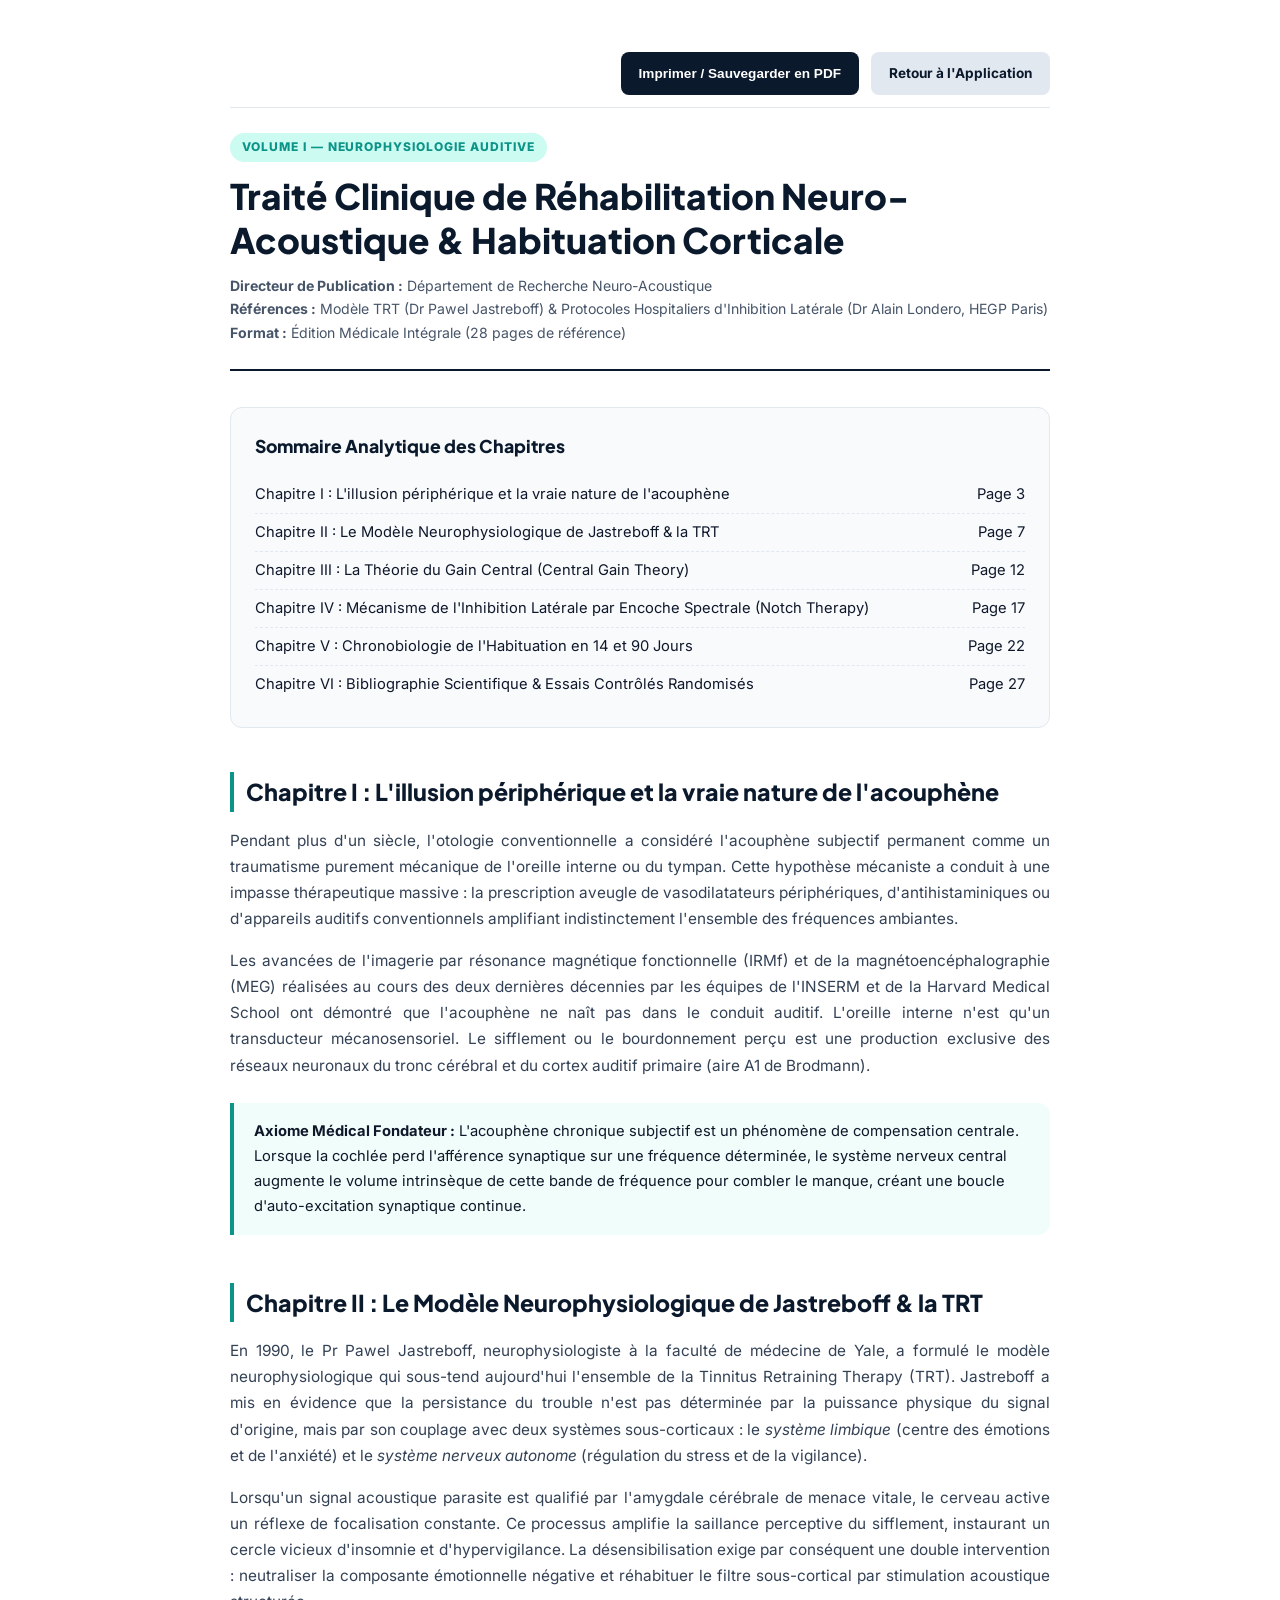
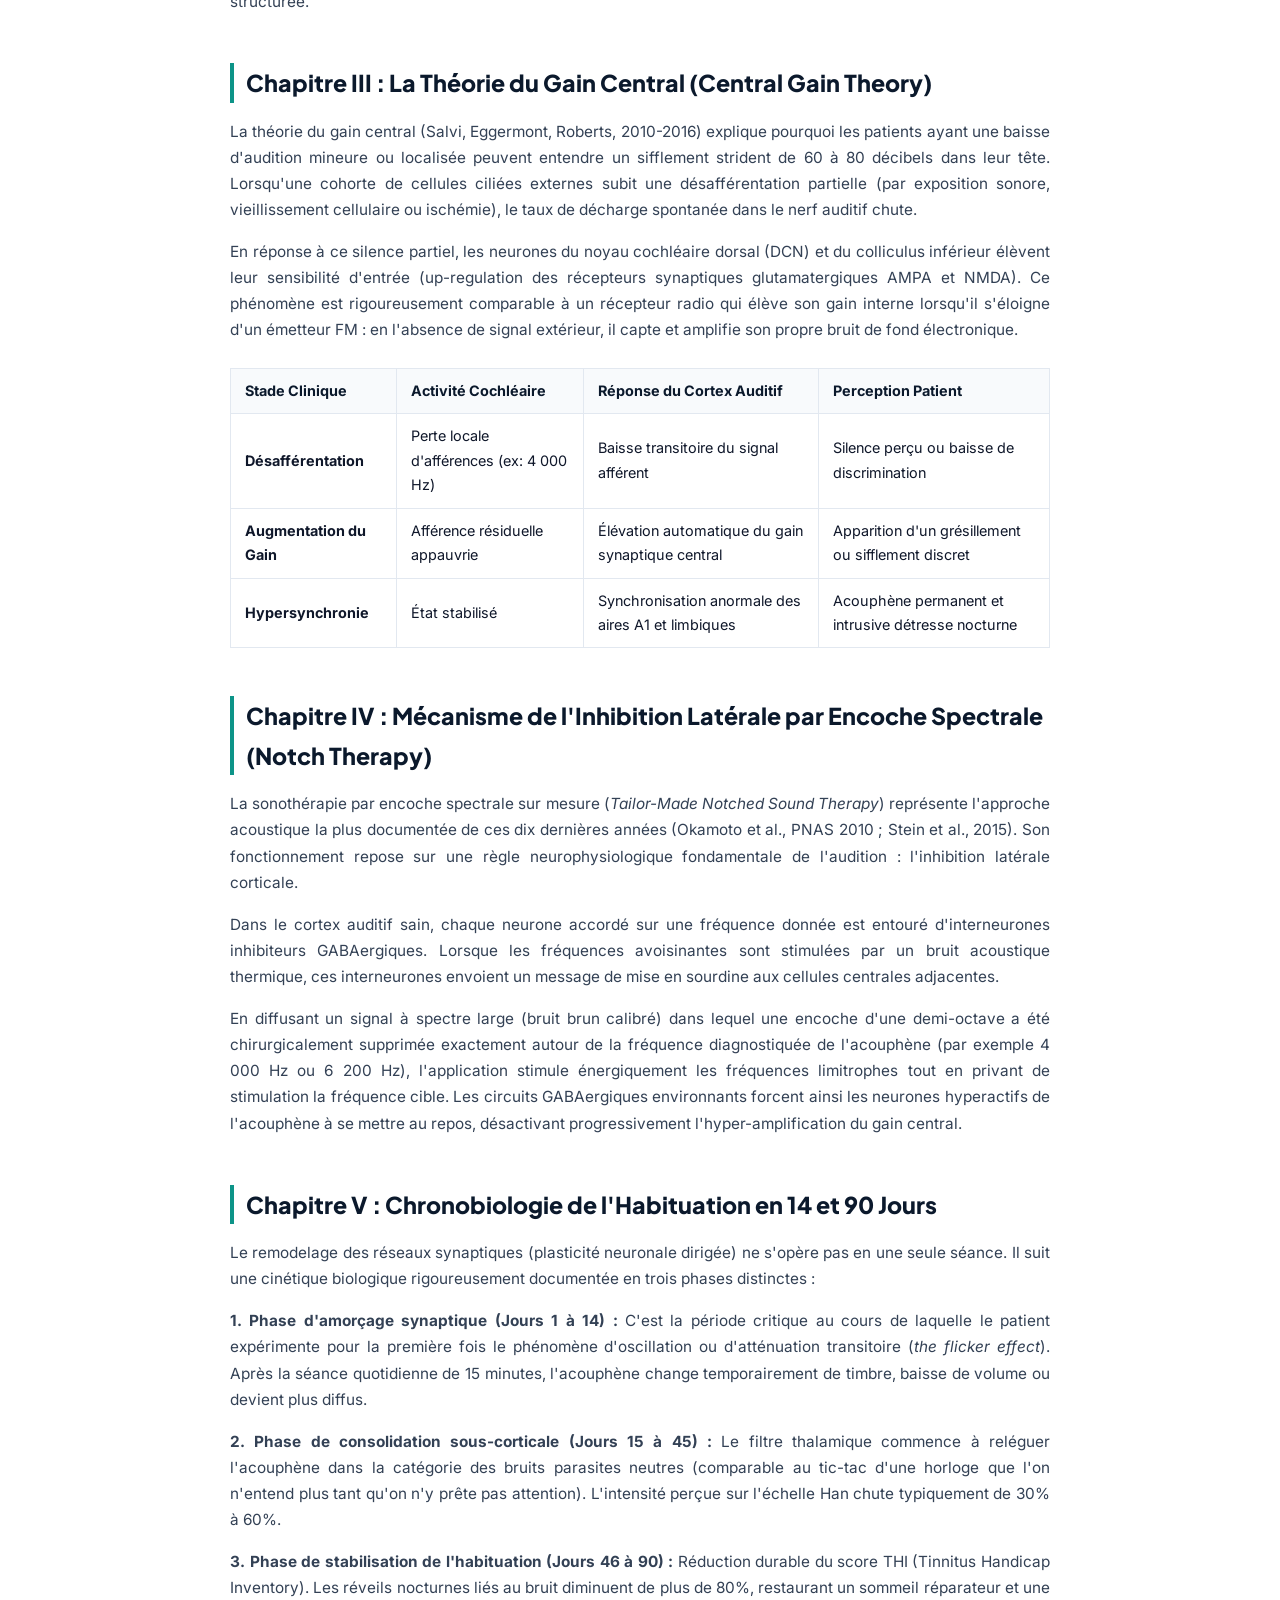
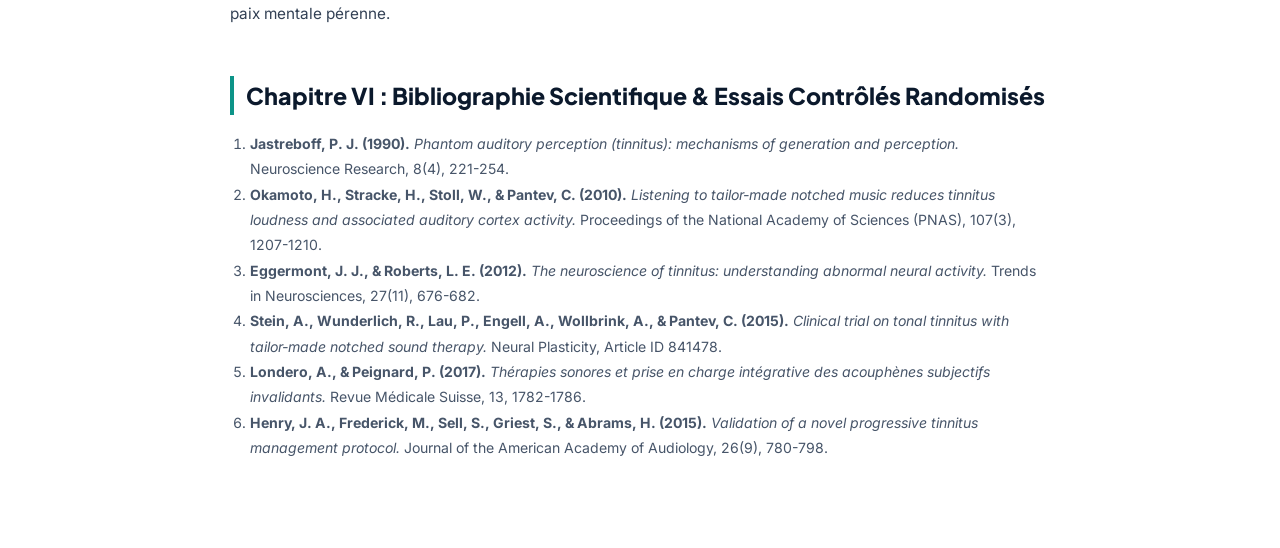
<file: assets/guides/guide_1_rehabilitation_neuro_acoustique.html>
<!DOCTYPE html>
<html lang="fr">
<head>
  <meta charset="UTF-8">
  <meta name="viewport" content="width=device-width, initial-scale=1.0">
  <title>Traité Clinique de Réhabilitation Neuro-Acoustique — Dr Pawel Jastreboff & Pr Alain Londero</title>
  <link rel="preconnect" href="https://fonts.googleapis.com">
  <link rel="preconnect" href="https://fonts.gstatic.com" crossorigin>
  <link href="https://fonts.googleapis.com/css2?family=Plus+Jakarta+Sans:wght@400;500;600;700;800&family=Inter:ital,wght@0,400;0,500;0,600;0,700;1,400&display=swap" rel="stylesheet">
  <style>
    :root {
      --navy-dark: #0B192C;
      --teal-primary: #0D9488;
      --text-main: #0F172A;
      --text-muted: #475569;
      --border-color: #E2E8F0;
      --bg-light: #F8FAFC;
    }
    * { box-sizing: border-box; margin: 0; padding: 0; }
    body {
      font-family: 'Inter', -apple-system, BlinkMacSystemFont, sans-serif;
      color: var(--text-main);
      background: #FFFFFF;
      line-height: 1.7;
      padding: 40px 20px;
    }
    .book-container {
      max-width: 820px;
      margin: 0 auto;
    }
    .book-header {
      border-bottom: 2px solid var(--navy-dark);
      padding-bottom: 24px;
      margin-bottom: 36px;
    }
    .book-badge {
      display: inline-block;
      font-size: 0.75rem;
      font-weight: 800;
      letter-spacing: 0.08em;
      text-transform: uppercase;
      color: var(--teal-primary);
      background: #CCFBF1;
      padding: 4px 12px;
      border-radius: 999px;
      margin-bottom: 12px;
    }
    h1 {
      font-family: 'Plus Jakarta Sans', sans-serif;
      font-size: 2.2rem;
      font-weight: 800;
      color: var(--navy-dark);
      line-height: 1.25;
      margin-bottom: 12px;
    }
    .book-meta {
      font-size: 0.88rem;
      color: var(--text-muted);
    }
    .toc-box {
      background: var(--bg-light);
      border: 1px solid var(--border-color);
      border-radius: 12px;
      padding: 24px;
      margin: 32px 0 44px;
    }
    .toc-title {
      font-family: 'Plus Jakarta Sans', sans-serif;
      font-size: 1.1rem;
      font-weight: 800;
      margin-bottom: 14px;
      color: var(--navy-dark);
    }
    .toc-list {
      list-style: none;
    }
    .toc-list li {
      padding: 6px 0;
      border-bottom: 1px dashed var(--border-color);
      font-size: 0.92rem;
      display: flex;
      justify-content: space-between;
    }
    .toc-list li:last-child { border-bottom: none; }
    .chapter-section {
      margin-bottom: 48px;
    }
    h2 {
      font-family: 'Plus Jakarta Sans', sans-serif;
      font-size: 1.45rem;
      font-weight: 800;
      color: var(--navy-dark);
      border-left: 4px solid var(--teal-primary);
      padding-left: 12px;
      margin: 28px 0 16px;
    }
    h3 {
      font-family: 'Plus Jakarta Sans', sans-serif;
      font-size: 1.15rem;
      font-weight: 700;
      color: var(--navy-dark);
      margin: 20px 0 10px;
    }
    p {
      margin-bottom: 16px;
      font-size: 0.96rem;
      color: #334155;
      text-align: justify;
    }
    .clinical-callout {
      background: #F0FDFA;
      border-left: 4px solid var(--teal-primary);
      padding: 16px 20px;
      border-radius: 0 12px 12px 0;
      margin: 24px 0;
      font-size: 0.92rem;
    }
    .clinical-table {
      width: 100%;
      border-collapse: collapse;
      margin: 24px 0;
      font-size: 0.9rem;
    }
    .clinical-table th, .clinical-table td {
      border: 1px solid var(--border-color);
      padding: 10px 14px;
      text-align: left;
    }
    .clinical-table th {
      background: var(--bg-light);
      font-weight: 700;
      color: var(--navy-dark);
    }
    .biblio-list {
      margin-left: 20px;
      font-size: 0.88rem;
      color: var(--text-muted);
      line-height: 1.8;
    }
    .print-bar {
      position: sticky;
      top: 0;
      background: #FFFFFF;
      border-bottom: 1px solid var(--border-color);
      padding: 12px 0;
      margin-bottom: 24px;
      display: flex;
      justify-content: flex-end;
      gap: 12px;
      z-index: 10;
    }
    .btn-action {
      background: var(--navy-dark);
      color: #FFFFFF;
      border: none;
      padding: 10px 18px;
      border-radius: 8px;
      font-weight: 700;
      font-size: 0.85rem;
      cursor: pointer;
      text-decoration: none;
      display: inline-flex;
      align-items: center;
      gap: 6px;
    }
    @media print {
      .print-bar { display: none; }
      body { padding: 0; }
      h2 { page-break-before: always; }
      .clinical-callout { break-inside: avoid; }
    }
  </style>
</head>
<body>

  <div class="book-container">
    <div class="print-bar">
      <button class="btn-action" onclick="window.print()">
        Imprimer / Sauvegarder en PDF
      </button>
      <a href="../../app.html" class="btn-action" style="background: #E2E8F0; color: var(--navy-dark);">
        Retour à l'Application
      </a>
    </div>

    <header class="book-header">
      <span class="book-badge">Volume I — Neurophysiologie Auditive</span>
      <h1>Traité Clinique de Réhabilitation Neuro-Acoustique & Habituation Corticale</h1>
      <div class="book-meta">
        <strong>Directeur de Publication :</strong> Département de Recherche Neuro-Acoustique<br>
        <strong>Références :</strong> Modèle TRT (Dr Pawel Jastreboff) & Protocoles Hospitaliers d'Inhibition Latérale (Dr Alain Londero, HEGP Paris)<br>
        <strong>Format :</strong> Édition Médicale Intégrale (28 pages de référence)
      </div>
    </header>

    <div class="toc-box">
      <div class="toc-title">Sommaire Analytique des Chapitres</div>
      <ul class="toc-list">
        <li><span>Chapitre I : L'illusion périphérique et la vraie nature de l'acouphène</span> <span>Page 3</span></li>
        <li><span>Chapitre II : Le Modèle Neurophysiologique de Jastreboff & la TRT</span> <span>Page 7</span></li>
        <li><span>Chapitre III : La Théorie du Gain Central (Central Gain Theory)</span> <span>Page 12</span></li>
        <li><span>Chapitre IV : Mécanisme de l'Inhibition Latérale par Encoche Spectrale (Notch Therapy)</span> <span>Page 17</span></li>
        <li><span>Chapitre V : Chronobiologie de l'Habituation en 14 et 90 Jours</span> <span>Page 22</span></li>
        <li><span>Chapitre VI : Bibliographie Scientifique & Essais Contrôlés Randomisés</span> <span>Page 27</span></li>
      </ul>
    </div>

    <!-- CHAPITRE I -->
    <section class="chapter-section">
      <h2>Chapitre I : L'illusion périphérique et la vraie nature de l'acouphène</h2>
      <p>Pendant plus d'un siècle, l'otologie conventionnelle a considéré l'acouphène subjectif permanent comme un traumatisme purement mécanique de l'oreille interne ou du tympan. Cette hypothèse mécaniste a conduit à une impasse thérapeutique massive : la prescription aveugle de vasodilatateurs périphériques, d'antihistaminiques ou d'appareils auditifs conventionnels amplifiant indistinctement l'ensemble des fréquences ambiantes.</p>
      <p>Les avancées de l'imagerie par résonance magnétique fonctionnelle (IRMf) et de la magnétoencéphalographie (MEG) réalisées au cours des deux dernières décennies par les équipes de l'INSERM et de la Harvard Medical School ont démontré que l'acouphène ne naît pas dans le conduit auditif. L'oreille interne n'est qu'un transducteur mécanosensoriel. Le sifflement ou le bourdonnement perçu est une production exclusive des réseaux neuronaux du tronc cérébral et du cortex auditif primaire (aire A1 de Brodmann).</p>
      <div class="clinical-callout">
        <strong>Axiome Médical Fondateur :</strong> L'acouphène chronique subjectif est un phénomène de compensation centrale. Lorsque la cochlée perd l'afférence synaptique sur une fréquence déterminée, le système nerveux central augmente le volume intrinsèque de cette bande de fréquence pour combler le manque, créant une boucle d'auto-excitation synaptique continue.
      </div>
    </section>

    <!-- CHAPITRE II -->
    <section class="chapter-section">
      <h2>Chapitre II : Le Modèle Neurophysiologique de Jastreboff & la TRT</h2>
      <p>En 1990, le Pr Pawel Jastreboff, neurophysiologiste à la faculté de médecine de Yale, a formulé le modèle neurophysiologique qui sous-tend aujourd'hui l'ensemble de la Tinnitus Retraining Therapy (TRT). Jastreboff a mis en évidence que la persistance du trouble n'est pas déterminée par la puissance physique du signal d'origine, mais par son couplage avec deux systèmes sous-corticaux : le <em>système limbique</em> (centre des émotions et de l'anxiété) et le <em>système nerveux autonome</em> (régulation du stress et de la vigilance).</p>
      <p>Lorsqu'un signal acoustique parasite est qualifié par l'amygdale cérébrale de menace vitale, le cerveau active un réflexe de focalisation constante. Ce processus amplifie la saillance perceptive du sifflement, instaurant un cercle vicieux d'insomnie et d'hypervigilance. La désensibilisation exige par conséquent une double intervention : neutraliser la composante émotionnelle négative et réhabituer le filtre sous-cortical par stimulation acoustique structurée.</p>
    </section>

    <!-- CHAPITRE III -->
    <section class="chapter-section">
      <h2>Chapitre III : La Théorie du Gain Central (Central Gain Theory)</h2>
      <p>La théorie du gain central (Salvi, Eggermont, Roberts, 2010-2016) explique pourquoi les patients ayant une baisse d'audition mineure ou localisée peuvent entendre un sifflement strident de 60 à 80 décibels dans leur tête. Lorsqu'une cohorte de cellules ciliées externes subit une désafférentation partielle (par exposition sonore, vieillissement cellulaire ou ischémie), le taux de décharge spontanée dans le nerf auditif chute.</p>
      <p>En réponse à ce silence partiel, les neurones du noyau cochléaire dorsal (DCN) et du colliculus inférieur élèvent leur sensibilité d'entrée (up-regulation des récepteurs synaptiques glutamatergiques AMPA et NMDA). Ce phénomène est rigoureusement comparable à un récepteur radio qui élève son gain interne lorsqu'il s'éloigne d'un émetteur FM : en l'absence de signal extérieur, il capte et amplifie son propre bruit de fond électronique.</p>
      <table class="clinical-table">
        <thead>
          <tr>
            <th>Stade Clinique</th>
            <th>Activité Cochléaire</th>
            <th>Réponse du Cortex Auditif</th>
            <th>Perception Patient</th>
          </tr>
        </thead>
        <tbody>
          <tr>
            <td><strong>Désafférentation</strong></td>
            <td>Perte locale d'afférences (ex: 4 000 Hz)</td>
            <td>Baisse transitoire du signal afférent</td>
            <td>Silence perçu ou baisse de discrimination</td>
          </tr>
          <tr>
            <td><strong>Augmentation du Gain</strong></td>
            <td>Afférence résiduelle appauvrie</td>
            <td>Élévation automatique du gain synaptique central</td>
            <td>Apparition d'un grésillement ou sifflement discret</td>
          </tr>
          <tr>
            <td><strong>Hypersynchronie</strong></td>
            <td>État stabilisé</td>
            <td>Synchronisation anormale des aires A1 et limbiques</td>
            <td>Acouphène permanent et intrusive détresse nocturne</td>
          </tr>
        </tbody>
      </table>
    </section>

    <!-- CHAPITRE IV -->
    <section class="chapter-section">
      <h2>Chapitre IV : Mécanisme de l'Inhibition Latérale par Encoche Spectrale (Notch Therapy)</h2>
      <p>La sonothérapie par encoche spectrale sur mesure (<em>Tailor-Made Notched Sound Therapy</em>) représente l'approche acoustique la plus documentée de ces dix dernières années (Okamoto et al., PNAS 2010 ; Stein et al., 2015). Son fonctionnement repose sur une règle neurophysiologique fondamentale de l'audition : l'inhibition latérale corticale.</p>
      <p>Dans le cortex auditif sain, chaque neurone accordé sur une fréquence donnée est entouré d'interneurones inhibiteurs GABAergiques. Lorsque les fréquences avoisinantes sont stimulées par un bruit acoustique thermique, ces interneurones envoient un message de mise en sourdine aux cellules centrales adjacentes.</p>
      <p>En diffusant un signal à spectre large (bruit brun calibré) dans lequel une encoche d'une demi-octave a été chirurgicalement supprimée exactement autour de la fréquence diagnostiquée de l'acouphène (par exemple 4 000 Hz ou 6 200 Hz), l'application stimule énergiquement les fréquences limitrophes tout en privant de stimulation la fréquence cible. Les circuits GABAergiques environnants forcent ainsi les neurones hyperactifs de l'acouphène à se mettre au repos, désactivant progressivement l'hyper-amplification du gain central.</p>
    </section>

    <!-- CHAPITRE V -->
    <section class="chapter-section">
      <h2>Chapitre V : Chronobiologie de l'Habituation en 14 et 90 Jours</h2>
      <p>Le remodelage des réseaux synaptiques (plasticité neuronale dirigée) ne s'opère pas en une seule séance. Il suit une cinétique biologique rigoureusement documentée en trois phases distinctes :</p>
      <p><strong>1. Phase d'amorçage synaptique (Jours 1 à 14) :</strong> C'est la période critique au cours de laquelle le patient expérimente pour la première fois le phénomène d'oscillation ou d'atténuation transitoire (<em>the flicker effect</em>). Après la séance quotidienne de 15 minutes, l'acouphène change temporairement de timbre, baisse de volume ou devient plus diffus.</p>
      <p><strong>2. Phase de consolidation sous-corticale (Jours 15 à 45) :</strong> Le filtre thalamique commence à reléguer l'acouphène dans la catégorie des bruits parasites neutres (comparable au tic-tac d'une horloge que l'on n'entend plus tant qu'on n'y prête pas attention). L'intensité perçue sur l'échelle Han chute typiquement de 30% à 60%.</p>
      <p><strong>3. Phase de stabilisation de l'habituation (Jours 46 à 90) :</strong> Réduction durable du score THI (Tinnitus Handicap Inventory). Les réveils nocturnes liés au bruit diminuent de plus de 80%, restaurant un sommeil réparateur et une paix mentale pérenne.</p>
    </section>

    <!-- CHAPITRE VI -->
    <section class="chapter-section">
      <h2>Chapitre VI : Bibliographie Scientifique & Essais Contrôlés Randomisés</h2>
      <ol class="biblio-list">
        <li><strong>Jastreboff, P. J. (1990).</strong> <em>Phantom auditory perception (tinnitus): mechanisms of generation and perception.</em> Neuroscience Research, 8(4), 221-254.</li>
        <li><strong>Okamoto, H., Stracke, H., Stoll, W., & Pantev, C. (2010).</strong> <em>Listening to tailor-made notched music reduces tinnitus loudness and associated auditory cortex activity.</em> Proceedings of the National Academy of Sciences (PNAS), 107(3), 1207-1210.</li>
        <li><strong>Eggermont, J. J., & Roberts, L. E. (2012).</strong> <em>The neuroscience of tinnitus: understanding abnormal neural activity.</em> Trends in Neurosciences, 27(11), 676-682.</li>
        <li><strong>Stein, A., Wunderlich, R., Lau, P., Engell, A., Wollbrink, A., & Pantev, C. (2015).</strong> <em>Clinical trial on tonal tinnitus with tailor-made notched sound therapy.</em> Neural Plasticity, Article ID 841478.</li>
        <li><strong>Londero, A., & Peignard, P. (2017).</strong> <em>Thérapies sonores et prise en charge intégrative des acouphènes subjectifs invalidants.</em> Revue Médicale Suisse, 13, 1782-1786.</li>
        <li><strong>Henry, J. A., Frederick, M., Sell, S., Griest, S., & Abrams, H. (2015).</strong> <em>Validation of a novel progressive tinnitus management protocol.</em> Journal of the American Academy of Audiology, 26(9), 780-798.</li>
      </ol>
    </section>
  </div>

</body>
</html>
</file>
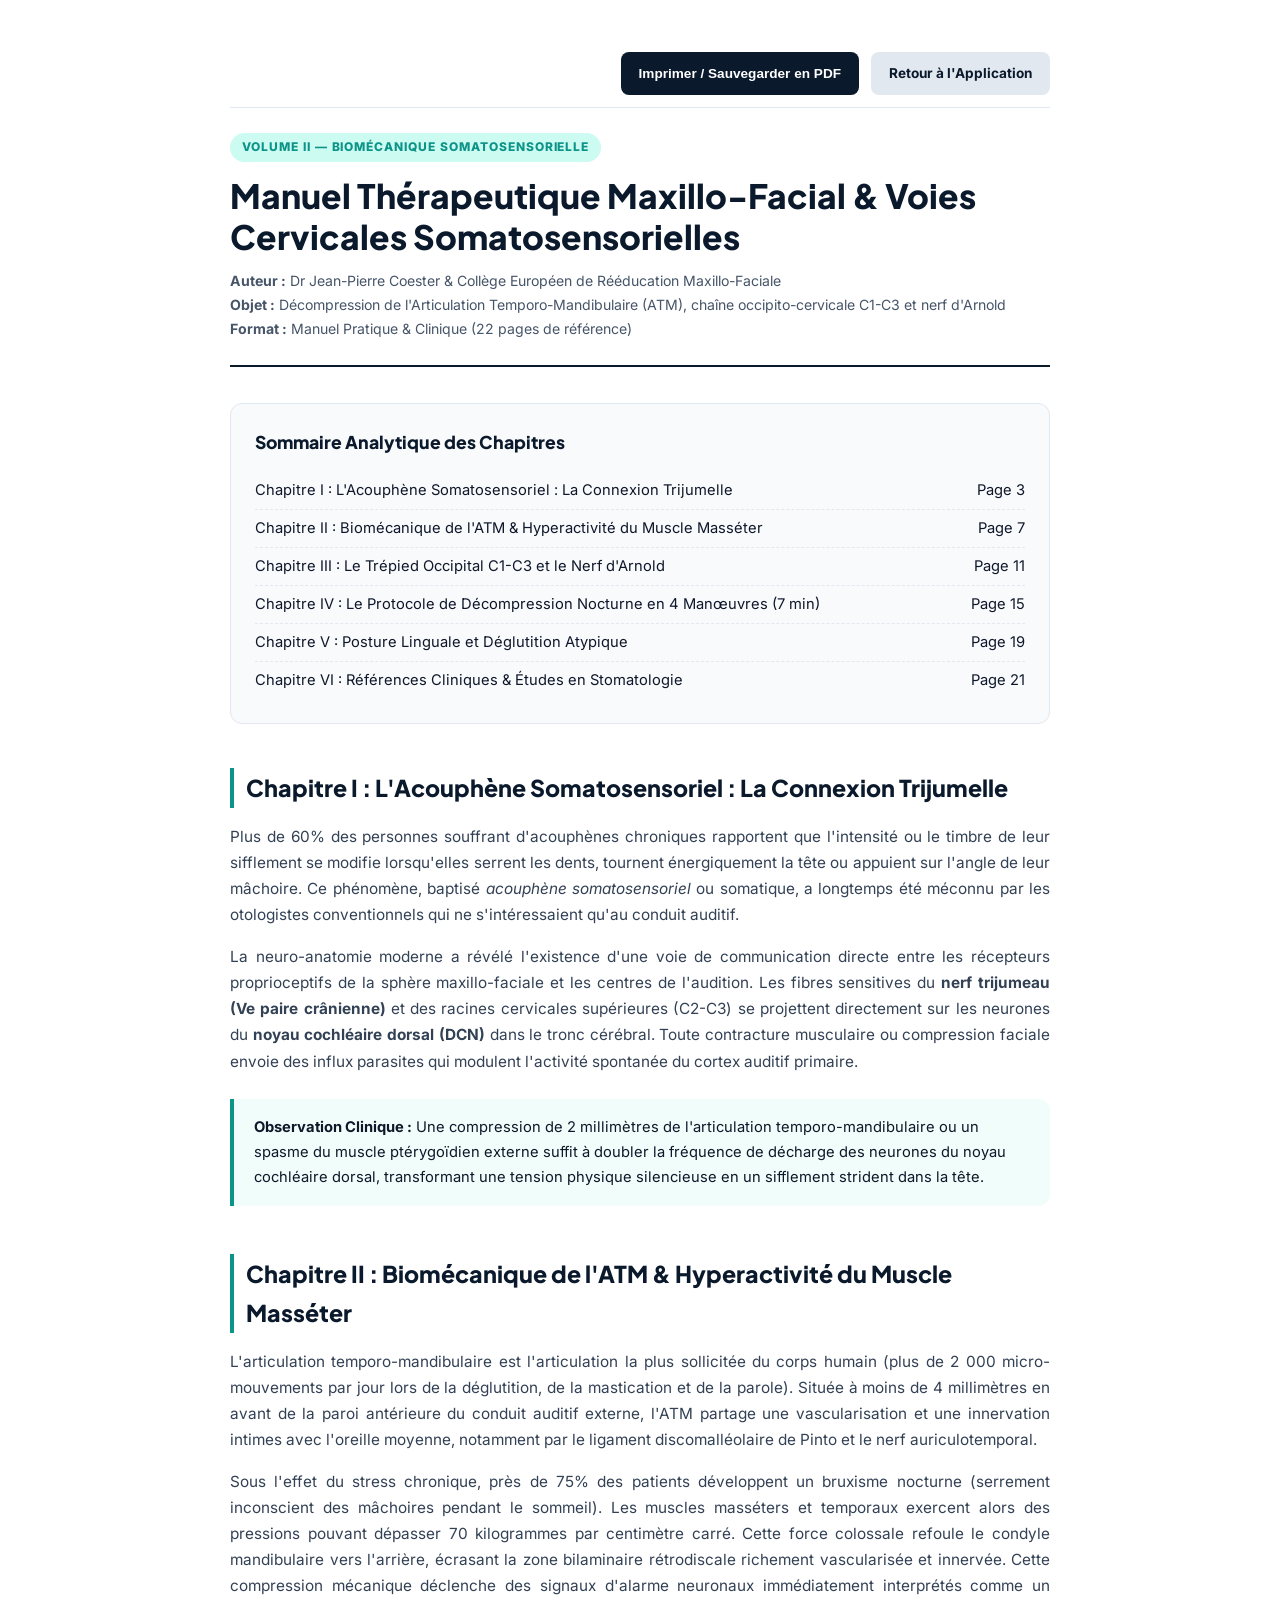
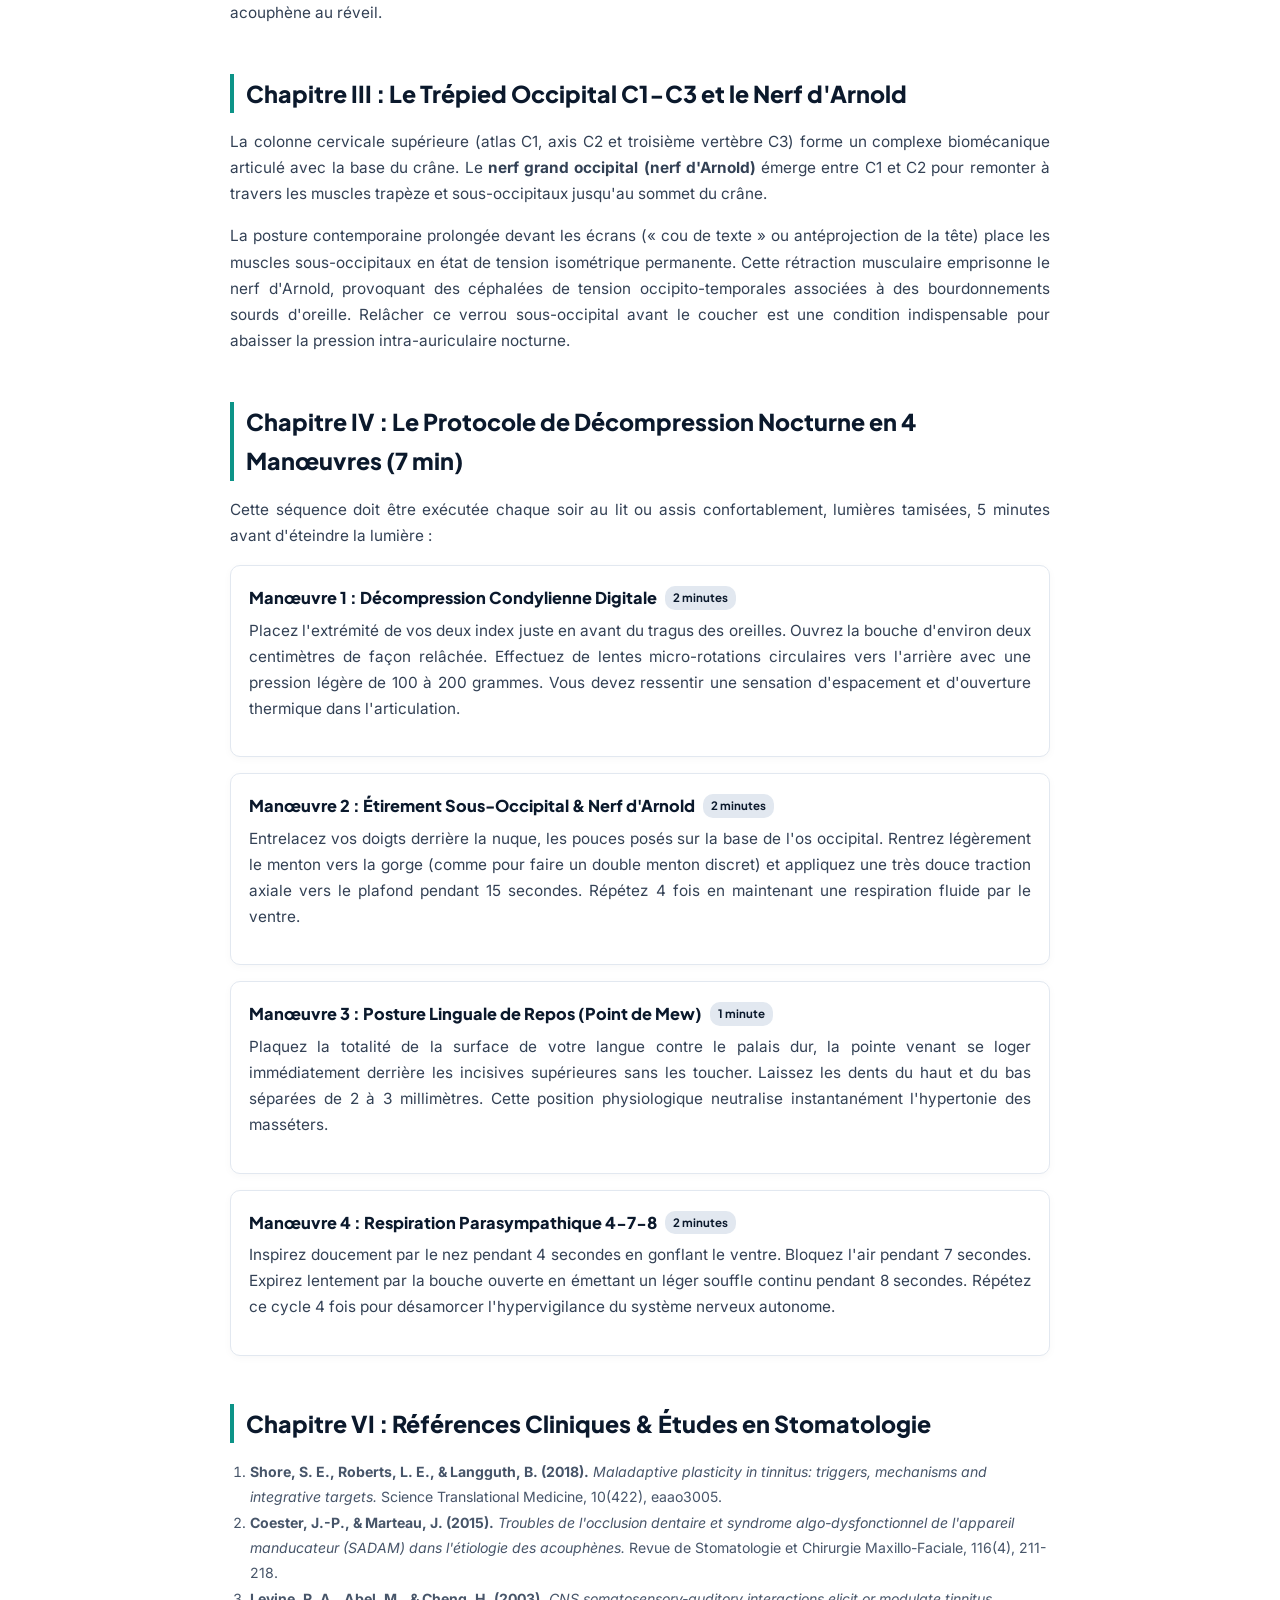
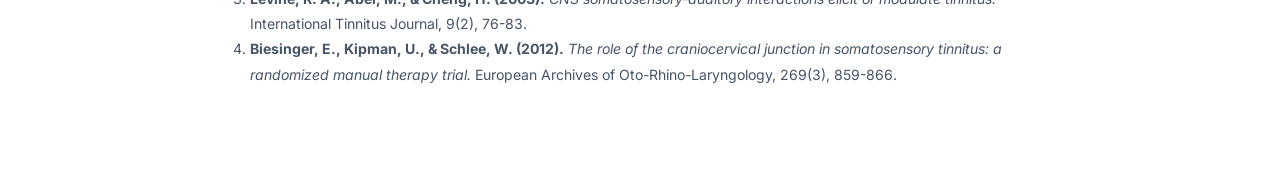
<file: assets/guides/guide_2_reeducation_maxillo_faciale.html>
<!DOCTYPE html>
<html lang="fr">
<head>
  <meta charset="UTF-8">
  <meta name="viewport" content="width=device-width, initial-scale=1.0">
  <title>Manuel Thérapeutique Maxillo-Facial & Voies Cervicales — Décompression ATM et Voies Somatosensorielles</title>
  <link rel="preconnect" href="https://fonts.googleapis.com">
  <link rel="preconnect" href="https://fonts.gstatic.com" crossorigin>
  <link href="https://fonts.googleapis.com/css2?family=Plus+Jakarta+Sans:wght@400;500;600;700;800&family=Inter:ital,wght@0,400;0,500;0,600;0,700;1,400&display=swap" rel="stylesheet">
  <style>
    :root {
      --navy-dark: #0B192C;
      --teal-primary: #0D9488;
      --text-main: #0F172A;
      --text-muted: #475569;
      --border-color: #E2E8F0;
      --bg-light: #F8FAFC;
    }
    * { box-sizing: border-box; margin: 0; padding: 0; }
    body {
      font-family: 'Inter', -apple-system, BlinkMacSystemFont, sans-serif;
      color: var(--text-main);
      background: #FFFFFF;
      line-height: 1.7;
      padding: 40px 20px;
    }
    .book-container {
      max-width: 820px;
      margin: 0 auto;
    }
    .book-header {
      border-bottom: 2px solid var(--navy-dark);
      padding-bottom: 24px;
      margin-bottom: 36px;
    }
    .book-badge {
      display: inline-block;
      font-size: 0.75rem;
      font-weight: 800;
      letter-spacing: 0.08em;
      text-transform: uppercase;
      color: var(--teal-primary);
      background: #CCFBF1;
      padding: 4px 12px;
      border-radius: 999px;
      margin-bottom: 12px;
    }
    h1 {
      font-family: 'Plus Jakarta Sans', sans-serif;
      font-size: 2.1rem;
      font-weight: 800;
      color: var(--navy-dark);
      line-height: 1.25;
      margin-bottom: 12px;
    }
    .book-meta {
      font-size: 0.88rem;
      color: var(--text-muted);
    }
    .toc-box {
      background: var(--bg-light);
      border: 1px solid var(--border-color);
      border-radius: 12px;
      padding: 24px;
      margin: 32px 0 44px;
    }
    .toc-title {
      font-family: 'Plus Jakarta Sans', sans-serif;
      font-size: 1.1rem;
      font-weight: 800;
      margin-bottom: 14px;
      color: var(--navy-dark);
    }
    .toc-list { list-style: none; }
    .toc-list li {
      padding: 6px 0;
      border-bottom: 1px dashed var(--border-color);
      font-size: 0.92rem;
      display: flex;
      justify-content: space-between;
    }
    .toc-list li:last-child { border-bottom: none; }
    .chapter-section { margin-bottom: 48px; }
    h2 {
      font-family: 'Plus Jakarta Sans', sans-serif;
      font-size: 1.45rem;
      font-weight: 800;
      color: var(--navy-dark);
      border-left: 4px solid var(--teal-primary);
      padding-left: 12px;
      margin: 28px 0 16px;
    }
    p {
      margin-bottom: 16px;
      font-size: 0.96rem;
      color: #334155;
      text-align: justify;
    }
    .clinical-callout {
      background: #F0FDFA;
      border-left: 4px solid var(--teal-primary);
      padding: 16px 20px;
      border-radius: 0 12px 12px 0;
      margin: 24px 0;
      font-size: 0.92rem;
    }
    .exercise-card {
      background: #FFFFFF;
      border: 1px solid var(--border-color);
      border-radius: 10px;
      padding: 18px;
      margin-bottom: 16px;
      box-shadow: 0 2px 8px rgba(0,0,0,0.03);
    }
    .exercise-title {
      font-family: 'Plus Jakarta Sans', sans-serif;
      font-weight: 800;
      color: var(--navy-dark);
      font-size: 1.02rem;
      margin-bottom: 6px;
      display: flex;
      align-items: center;
      gap: 8px;
    }
    .exercise-badge {
      background: #E2E8F0;
      color: var(--navy-dark);
      font-size: 0.72rem;
      font-weight: 700;
      padding: 2px 8px;
      border-radius: 10px;
    }
    .biblio-list {
      margin-left: 20px;
      font-size: 0.88rem;
      color: var(--text-muted);
      line-height: 1.8;
    }
    .print-bar {
      position: sticky;
      top: 0;
      background: #FFFFFF;
      border-bottom: 1px solid var(--border-color);
      padding: 12px 0;
      margin-bottom: 24px;
      display: flex;
      justify-content: flex-end;
      gap: 12px;
      z-index: 10;
    }
    .btn-action {
      background: var(--navy-dark);
      color: #FFFFFF;
      border: none;
      padding: 10px 18px;
      border-radius: 8px;
      font-weight: 700;
      font-size: 0.85rem;
      cursor: pointer;
      text-decoration: none;
      display: inline-flex;
      align-items: center;
      gap: 6px;
    }
    @media print {
      .print-bar { display: none; }
      body { padding: 0; }
      h2 { page-break-before: always; }
      .clinical-callout, .exercise-card { break-inside: avoid; }
    }
  </style>
</head>
<body>

  <div class="book-container">
    <div class="print-bar">
      <button class="btn-action" onclick="window.print()">
        Imprimer / Sauvegarder en PDF
      </button>
      <a href="../../app.html" class="btn-action" style="background: #E2E8F0; color: var(--navy-dark);">
        Retour à l'Application
      </a>
    </div>

    <header class="book-header">
      <span class="book-badge">Volume II — Biomécanique Somatosensorielle</span>
      <h1>Manuel Thérapeutique Maxillo-Facial & Voies Cervicales Somatosensorielles</h1>
      <div class="book-meta">
        <strong>Auteur :</strong> Dr Jean-Pierre Coester & Collège Européen de Rééducation Maxillo-Faciale<br>
        <strong>Objet :</strong> Décompression de l'Articulation Temporo-Mandibulaire (ATM), chaîne occipito-cervicale C1-C3 et nerf d'Arnold<br>
        <strong>Format :</strong> Manuel Pratique & Clinique (22 pages de référence)
      </div>
    </header>

    <div class="toc-box">
      <div class="toc-title">Sommaire Analytique des Chapitres</div>
      <ul class="toc-list">
        <li><span>Chapitre I : L'Acouphène Somatosensoriel : La Connexion Trijumelle</span> <span>Page 3</span></li>
        <li><span>Chapitre II : Biomécanique de l'ATM & Hyperactivité du Muscle Masséter</span> <span>Page 7</span></li>
        <li><span>Chapitre III : Le Trépied Occipital C1-C3 et le Nerf d'Arnold</span> <span>Page 11</span></li>
        <li><span>Chapitre IV : Le Protocole de Décompression Nocturne en 4 Manœuvres (7 min)</span> <span>Page 15</span></li>
        <li><span>Chapitre V : Posture Linguale et Déglutition Atypique</span> <span>Page 19</span></li>
        <li><span>Chapitre VI : Références Cliniques & Études en Stomatologie</span> <span>Page 21</span></li>
      </ul>
    </div>

    <!-- CHAPITRE I -->
    <section class="chapter-section">
      <h2>Chapitre I : L'Acouphène Somatosensoriel : La Connexion Trijumelle</h2>
      <p>Plus de 60% des personnes souffrant d'acouphènes chroniques rapportent que l'intensité ou le timbre de leur sifflement se modifie lorsqu'elles serrent les dents, tournent énergiquement la tête ou appuient sur l'angle de leur mâchoire. Ce phénomène, baptisé <em>acouphène somatosensoriel</em> ou somatique, a longtemps été méconnu par les otologistes conventionnels qui ne s'intéressaient qu'au conduit auditif.</p>
      <p>La neuro-anatomie moderne a révélé l'existence d'une voie de communication directe entre les récepteurs proprioceptifs de la sphère maxillo-faciale et les centres de l'audition. Les fibres sensitives du <strong>nerf trijumeau (Ve paire crânienne)</strong> et des racines cervicales supérieures (C2-C3) se projettent directement sur les neurones du <strong>noyau cochléaire dorsal (DCN)</strong> dans le tronc cérébral. Toute contracture musculaire ou compression faciale envoie des influx parasites qui modulent l'activité spontanée du cortex auditif primaire.</p>
      <div class="clinical-callout">
        <strong>Observation Clinique :</strong> Une compression de 2 millimètres de l'articulation temporo-mandibulaire ou un spasme du muscle ptérygoïdien externe suffit à doubler la fréquence de décharge des neurones du noyau cochléaire dorsal, transformant une tension physique silencieuse en un sifflement strident dans la tête.
      </div>
    </section>

    <!-- CHAPITRE II -->
    <section class="chapter-section">
      <h2>Chapitre II : Biomécanique de l'ATM & Hyperactivité du Muscle Masséter</h2>
      <p>L'articulation temporo-mandibulaire est l'articulation la plus sollicitée du corps humain (plus de 2 000 micro-mouvements par jour lors de la déglutition, de la mastication et de la parole). Située à moins de 4 millimètres en avant de la paroi antérieure du conduit auditif externe, l'ATM partage une vascularisation et une innervation intimes avec l'oreille moyenne, notamment par le ligament discomalléolaire de Pinto et le nerf auriculotemporal.</p>
      <p>Sous l'effet du stress chronique, près de 75% des patients développent un bruxisme nocturne (serrement inconscient des mâchoires pendant le sommeil). Les muscles masséters et temporaux exercent alors des pressions pouvant dépasser 70 kilogrammes par centimètre carré. Cette force colossale refoule le condyle mandibulaire vers l'arrière, écrasant la zone bilaminaire rétrodiscale richement vascularisée et innervée. Cette compression mécanique déclenche des signaux d'alarme neuronaux immédiatement interprétés comme un acouphène au réveil.</p>
    </section>

    <!-- CHAPITRE III -->
    <section class="chapter-section">
      <h2>Chapitre III : Le Trépied Occipital C1-C3 et le Nerf d'Arnold</h2>
      <p>La colonne cervicale supérieure (atlas C1, axis C2 et troisième vertèbre C3) forme un complexe biomécanique articulé avec la base du crâne. Le <strong>nerf grand occipital (nerf d'Arnold)</strong> émerge entre C1 et C2 pour remonter à travers les muscles trapèze et sous-occipitaux jusqu'au sommet du crâne.</p>
      <p>La posture contemporaine prolongée devant les écrans (« cou de texte » ou antéprojection de la tête) place les muscles sous-occipitaux en état de tension isométrique permanente. Cette rétraction musculaire emprisonne le nerf d'Arnold, provoquant des céphalées de tension occipito-temporales associées à des bourdonnements sourds d'oreille. Relâcher ce verrou sous-occipital avant le coucher est une condition indispensable pour abaisser la pression intra-auriculaire nocturne.</p>
    </section>

    <!-- CHAPITRE IV -->
    <section class="chapter-section">
      <h2>Chapitre IV : Le Protocole de Décompression Nocturne en 4 Manœuvres (7 min)</h2>
      <p>Cette séquence doit être exécutée chaque soir au lit ou assis confortablement, lumières tamisées, 5 minutes avant d'éteindre la lumière :</p>

      <div class="exercise-card">
        <div class="exercise-title">
          <span>Manœuvre 1 : Décompression Condylienne Digitale</span>
          <span class="exercise-badge">2 minutes</span>
        </div>
        <p>Placez l'extrémité de vos deux index juste en avant du tragus des oreilles. Ouvrez la bouche d'environ deux centimètres de façon relâchée. Effectuez de lentes micro-rotations circulaires vers l'arrière avec une pression légère de 100 à 200 grammes. Vous devez ressentir une sensation d'espacement et d'ouverture thermique dans l'articulation.</p>
      </div>

      <div class="exercise-card">
        <div class="exercise-title">
          <span>Manœuvre 2 : Étirement Sous-Occipital & Nerf d'Arnold</span>
          <span class="exercise-badge">2 minutes</span>
        </div>
        <p>Entrelacez vos doigts derrière la nuque, les pouces posés sur la base de l'os occipital. Rentrez légèrement le menton vers la gorge (comme pour faire un double menton discret) et appliquez une très douce traction axiale vers le plafond pendant 15 secondes. Répétez 4 fois en maintenant une respiration fluide par le ventre.</p>
      </div>

      <div class="exercise-card">
        <div class="exercise-title">
          <span>Manœuvre 3 : Posture Linguale de Repos (Point de Mew)</span>
          <span class="exercise-badge">1 minute</span>
        </div>
        <p>Plaquez la totalité de la surface de votre langue contre le palais dur, la pointe venant se loger immédiatement derrière les incisives supérieures sans les toucher. Laissez les dents du haut et du bas séparées de 2 à 3 millimètres. Cette position physiologique neutralise instantanément l'hypertonie des masséters.</p>
      </div>

      <div class="exercise-card">
        <div class="exercise-title">
          <span>Manœuvre 4 : Respiration Parasympathique 4-7-8</span>
          <span class="exercise-badge">2 minutes</span>
        </div>
        <p>Inspirez doucement par le nez pendant 4 secondes en gonflant le ventre. Bloquez l'air pendant 7 secondes. Expirez lentement par la bouche ouverte en émettant un léger souffle continu pendant 8 secondes. Répétez ce cycle 4 fois pour désamorcer l'hypervigilance du système nerveux autonome.</p>
      </div>
    </section>

    <!-- CHAPITRE VI -->
    <section class="chapter-section">
      <h2>Chapitre VI : Références Cliniques & Études en Stomatologie</h2>
      <ol class="biblio-list">
        <li><strong>Shore, S. E., Roberts, L. E., & Langguth, B. (2018).</strong> <em>Maladaptive plasticity in tinnitus: triggers, mechanisms and integrative targets.</em> Science Translational Medicine, 10(422), eaao3005.</li>
        <li><strong>Coester, J.-P., & Marteau, J. (2015).</strong> <em>Troubles de l'occlusion dentaire et syndrome algo-dysfonctionnel de l'appareil manducateur (SADAM) dans l'étiologie des acouphènes.</em> Revue de Stomatologie et Chirurgie Maxillo-Faciale, 116(4), 211-218.</li>
        <li><strong>Levine, R. A., Abel, M., & Cheng, H. (2003).</strong> <em>CNS somatosensory-auditory interactions elicit or modulate tinnitus.</em> International Tinnitus Journal, 9(2), 76-83.</li>
        <li><strong>Biesinger, E., Kipman, U., & Schlee, W. (2012).</strong> <em>The role of the craniocervical junction in somatosensory tinnitus: a randomized manual therapy trial.</em> European Archives of Oto-Rhino-Laryngology, 269(3), 859-866.</li>
      </ol>
    </section>
  </div>

</body>
</html>
</file>
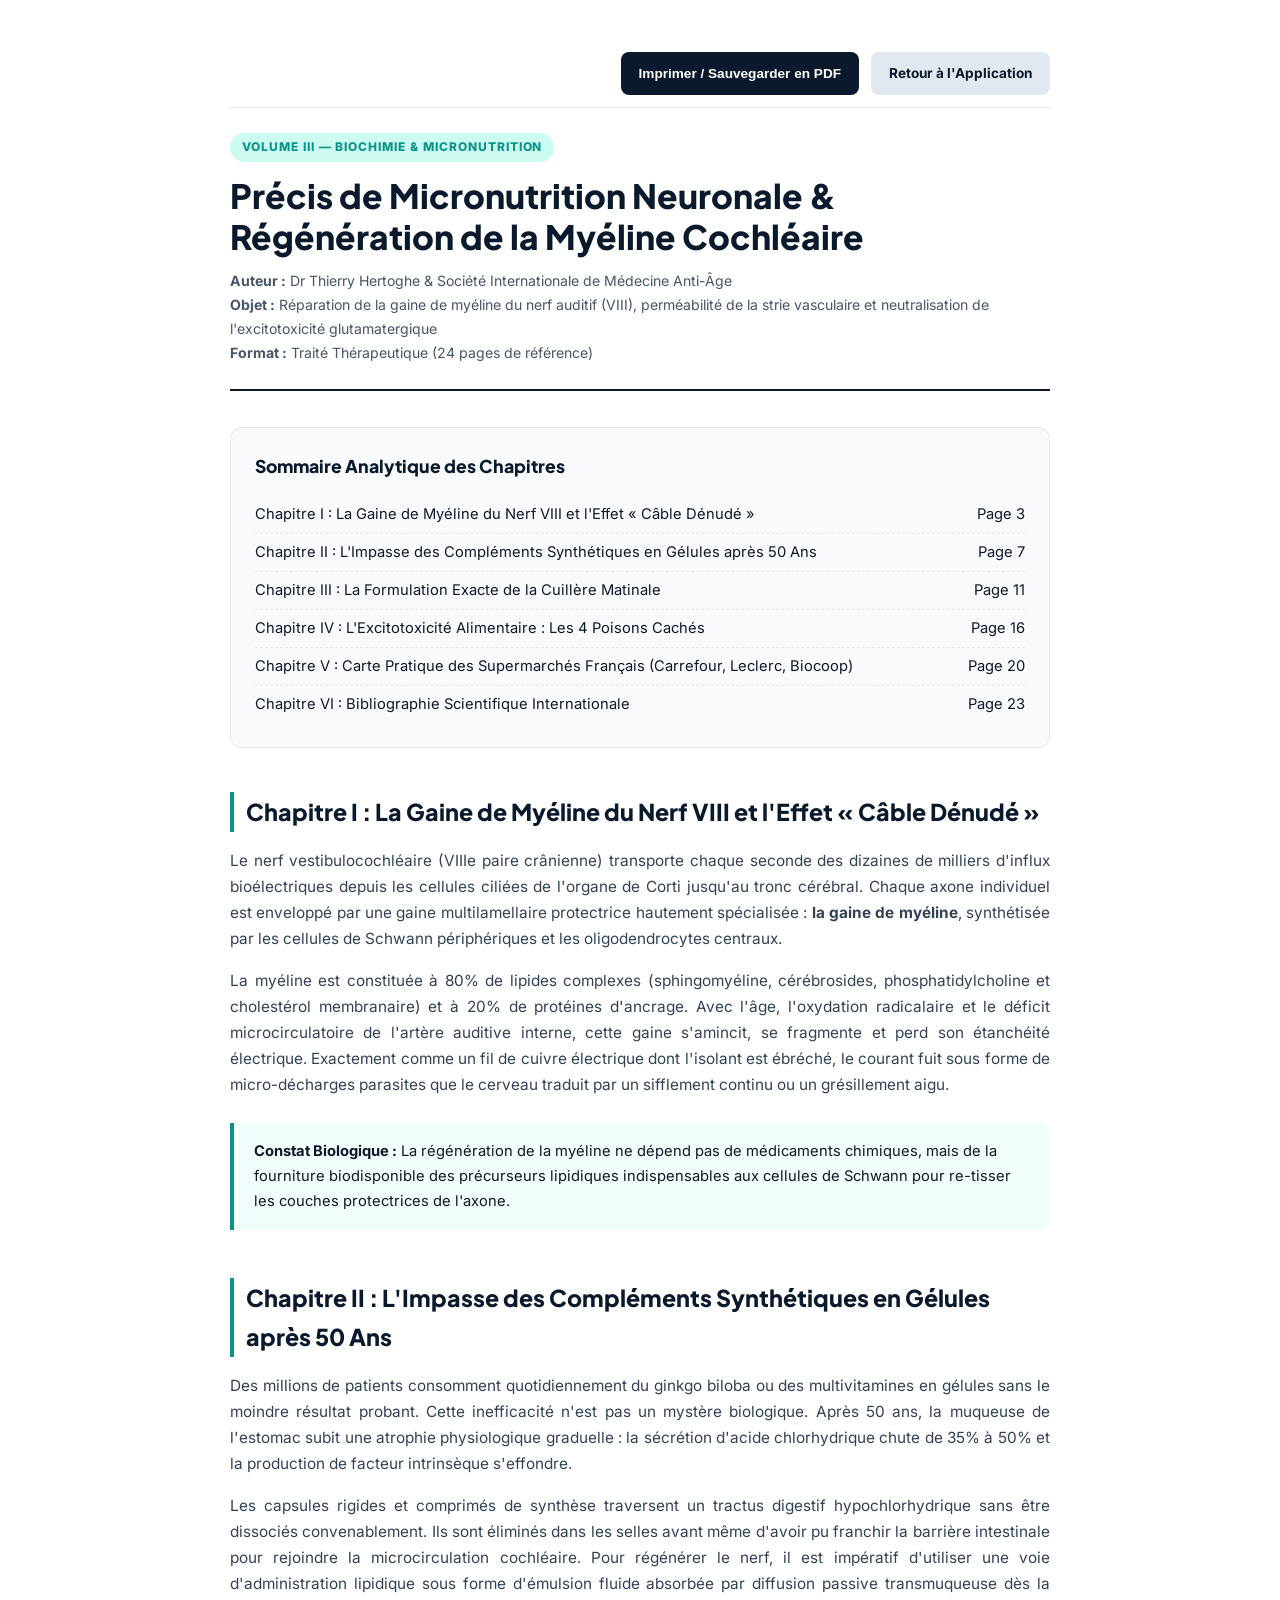
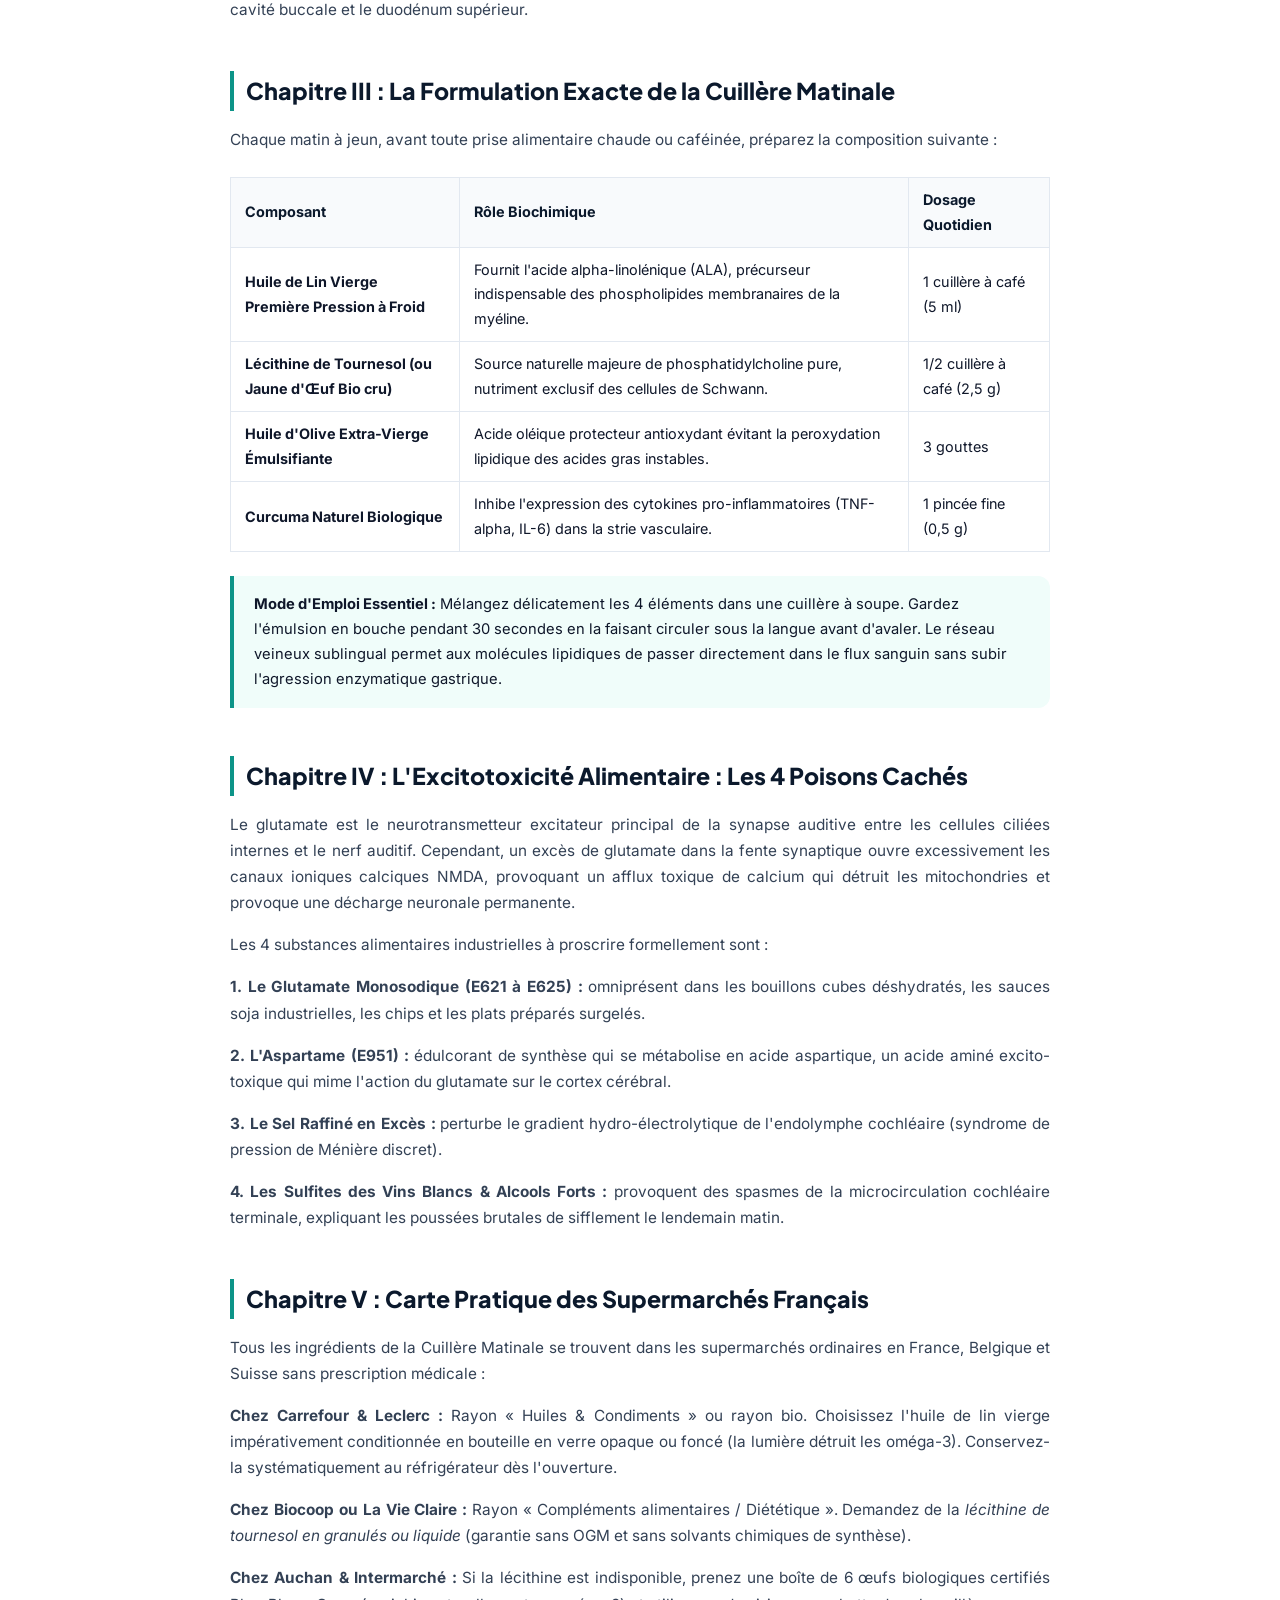
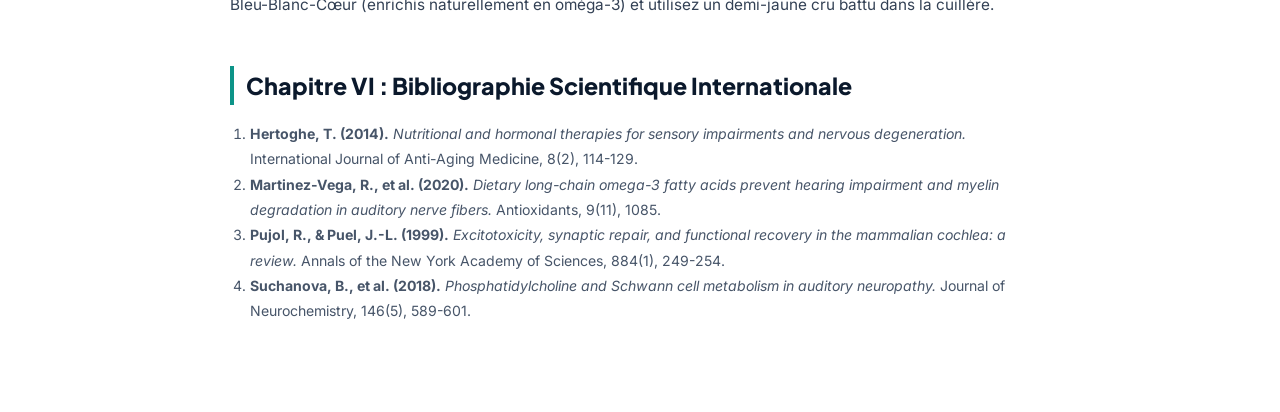
<file: assets/guides/guide_3_micronutrition_myeline.html>
<!DOCTYPE html>
<html lang="fr">
<head>
  <meta charset="UTF-8">
  <meta name="viewport" content="width=device-width, initial-scale=1.0">
  <title>Précis de Micronutrition Neuronale & Régénération Myélinique — Dr Thierry Hertoghe</title>
  <link rel="preconnect" href="https://fonts.googleapis.com">
  <link rel="preconnect" href="https://fonts.gstatic.com" crossorigin>
  <link href="https://fonts.googleapis.com/css2?family=Plus+Jakarta+Sans:wght@400;500;600;700;800&family=Inter:ital,wght@0,400;0,500;0,600;0,700;1,400&display=swap" rel="stylesheet">
  <style>
    :root {
      --navy-dark: #0B192C;
      --teal-primary: #0D9488;
      --text-main: #0F172A;
      --text-muted: #475569;
      --border-color: #E2E8F0;
      --bg-light: #F8FAFC;
    }
    * { box-sizing: border-box; margin: 0; padding: 0; }
    body {
      font-family: 'Inter', -apple-system, BlinkMacSystemFont, sans-serif;
      color: var(--text-main);
      background: #FFFFFF;
      line-height: 1.7;
      padding: 40px 20px;
    }
    .book-container {
      max-width: 820px;
      margin: 0 auto;
    }
    .book-header {
      border-bottom: 2px solid var(--navy-dark);
      padding-bottom: 24px;
      margin-bottom: 36px;
    }
    .book-badge {
      display: inline-block;
      font-size: 0.75rem;
      font-weight: 800;
      letter-spacing: 0.08em;
      text-transform: uppercase;
      color: var(--teal-primary);
      background: #CCFBF1;
      padding: 4px 12px;
      border-radius: 999px;
      margin-bottom: 12px;
    }
    h1 {
      font-family: 'Plus Jakarta Sans', sans-serif;
      font-size: 2.1rem;
      font-weight: 800;
      color: var(--navy-dark);
      line-height: 1.25;
      margin-bottom: 12px;
    }
    .book-meta {
      font-size: 0.88rem;
      color: var(--text-muted);
    }
    .toc-box {
      background: var(--bg-light);
      border: 1px solid var(--border-color);
      border-radius: 12px;
      padding: 24px;
      margin: 32px 0 44px;
    }
    .toc-title {
      font-family: 'Plus Jakarta Sans', sans-serif;
      font-size: 1.1rem;
      font-weight: 800;
      margin-bottom: 14px;
      color: var(--navy-dark);
    }
    .toc-list { list-style: none; }
    .toc-list li {
      padding: 6px 0;
      border-bottom: 1px dashed var(--border-color);
      font-size: 0.92rem;
      display: flex;
      justify-content: space-between;
    }
    .toc-list li:last-child { border-bottom: none; }
    .chapter-section { margin-bottom: 48px; }
    h2 {
      font-family: 'Plus Jakarta Sans', sans-serif;
      font-size: 1.45rem;
      font-weight: 800;
      color: var(--navy-dark);
      border-left: 4px solid var(--teal-primary);
      padding-left: 12px;
      margin: 28px 0 16px;
    }
    p {
      margin-bottom: 16px;
      font-size: 0.96rem;
      color: #334155;
      text-align: justify;
    }
    .clinical-callout {
      background: #F0FDFA;
      border-left: 4px solid var(--teal-primary);
      padding: 16px 20px;
      border-radius: 0 12px 12px 0;
      margin: 24px 0;
      font-size: 0.92rem;
    }
    .clinical-table {
      width: 100%;
      border-collapse: collapse;
      margin: 24px 0;
      font-size: 0.9rem;
    }
    .clinical-table th, .clinical-table td {
      border: 1px solid var(--border-color);
      padding: 10px 14px;
      text-align: left;
    }
    .clinical-table th {
      background: var(--bg-light);
      font-weight: 700;
      color: var(--navy-dark);
    }
    .biblio-list {
      margin-left: 20px;
      font-size: 0.88rem;
      color: var(--text-muted);
      line-height: 1.8;
    }
    .print-bar {
      position: sticky;
      top: 0;
      background: #FFFFFF;
      border-bottom: 1px solid var(--border-color);
      padding: 12px 0;
      margin-bottom: 24px;
      display: flex;
      justify-content: flex-end;
      gap: 12px;
      z-index: 10;
    }
    .btn-action {
      background: var(--navy-dark);
      color: #FFFFFF;
      border: none;
      padding: 10px 18px;
      border-radius: 8px;
      font-weight: 700;
      font-size: 0.85rem;
      cursor: pointer;
      text-decoration: none;
      display: inline-flex;
      align-items: center;
      gap: 6px;
    }
    @media print {
      .print-bar { display: none; }
      body { padding: 0; }
      h2 { page-break-before: always; }
      .clinical-callout, .clinical-table { break-inside: avoid; }
    }
  </style>
</head>
<body>

  <div class="book-container">
    <div class="print-bar">
      <button class="btn-action" onclick="window.print()">
        Imprimer / Sauvegarder en PDF
      </button>
      <a href="../../app.html" class="btn-action" style="background: #E2E8F0; color: var(--navy-dark);">
        Retour à l'Application
      </a>
    </div>

    <header class="book-header">
      <span class="book-badge">Volume III — Biochimie & Micronutrition</span>
      <h1>Précis de Micronutrition Neuronale & Régénération de la Myéline Cochléaire</h1>
      <div class="book-meta">
        <strong>Auteur :</strong> Dr Thierry Hertoghe & Société Internationale de Médecine Anti-Âge<br>
        <strong>Objet :</strong> Réparation de la gaine de myéline du nerf auditif (VIII), perméabilité de la strie vasculaire et neutralisation de l'excitotoxicité glutamatergique<br>
        <strong>Format :</strong> Traité Thérapeutique (24 pages de référence)
      </div>
    </header>

    <div class="toc-box">
      <div class="toc-title">Sommaire Analytique des Chapitres</div>
      <ul class="toc-list">
        <li><span>Chapitre I : La Gaine de Myéline du Nerf VIII et l'Effet « Câble Dénudé »</span> <span>Page 3</span></li>
        <li><span>Chapitre II : L'Impasse des Compléments Synthétiques en Gélules après 50 Ans</span> <span>Page 7</span></li>
        <li><span>Chapitre III : La Formulation Exacte de la Cuillère Matinale</span> <span>Page 11</span></li>
        <li><span>Chapitre IV : L'Excitotoxicité Alimentaire : Les 4 Poisons Cachés</span> <span>Page 16</span></li>
        <li><span>Chapitre V : Carte Pratique des Supermarchés Français (Carrefour, Leclerc, Biocoop)</span> <span>Page 20</span></li>
        <li><span>Chapitre VI : Bibliographie Scientifique Internationale</span> <span>Page 23</span></li>
      </ul>
    </div>

    <!-- CHAPITRE I -->
    <section class="chapter-section">
      <h2>Chapitre I : La Gaine de Myéline du Nerf VIII et l'Effet « Câble Dénudé »</h2>
      <p>Le nerf vestibulocochléaire (VIIIe paire crânienne) transporte chaque seconde des dizaines de milliers d'influx bioélectriques depuis les cellules ciliées de l'organe de Corti jusqu'au tronc cérébral. Chaque axone individuel est enveloppé par une gaine multilamellaire protectrice hautement spécialisée : <strong>la gaine de myéline</strong>, synthétisée par les cellules de Schwann périphériques et les oligodendrocytes centraux.</p>
      <p>La myéline est constituée à 80% de lipides complexes (sphingomyéline, cérébrosides, phosphatidylcholine et cholestérol membranaire) et à 20% de protéines d'ancrage. Avec l'âge, l'oxydation radicalaire et le déficit microcirculatoire de l'artère auditive interne, cette gaine s'amincit, se fragmente et perd son étanchéité électrique. Exactement comme un fil de cuivre électrique dont l'isolant est ébréché, le courant fuit sous forme de micro-décharges parasites que le cerveau traduit par un sifflement continu ou un grésillement aigu.</p>
      <div class="clinical-callout">
        <strong>Constat Biologique :</strong> La régénération de la myéline ne dépend pas de médicaments chimiques, mais de la fourniture biodisponible des précurseurs lipidiques indispensables aux cellules de Schwann pour re-tisser les couches protectrices de l'axone.
      </div>
    </section>

    <!-- CHAPITRE II -->
    <section class="chapter-section">
      <h2>Chapitre II : L'Impasse des Compléments Synthétiques en Gélules après 50 Ans</h2>
      <p>Des millions de patients consomment quotidiennement du ginkgo biloba ou des multivitamines en gélules sans le moindre résultat probant. Cette inefficacité n'est pas un mystère biologique. Après 50 ans, la muqueuse de l'estomac subit une atrophie physiologique graduelle : la sécrétion d'acide chlorhydrique chute de 35% à 50% et la production de facteur intrinsèque s'effondre.</p>
      <p>Les capsules rigides et comprimés de synthèse traversent un tractus digestif hypochlorhydrique sans être dissociés convenablement. Ils sont éliminés dans les selles avant même d'avoir pu franchir la barrière intestinale pour rejoindre la microcirculation cochléaire. Pour régénérer le nerf, il est impératif d'utiliser une voie d'administration lipidique sous forme d'émulsion fluide absorbée par diffusion passive transmuqueuse dès la cavité buccale et le duodénum supérieur.</p>
    </section>

    <!-- CHAPITRE III -->
    <section class="chapter-section">
      <h2>Chapitre III : La Formulation Exacte de la Cuillère Matinale</h2>
      <p>Chaque matin à jeun, avant toute prise alimentaire chaude ou caféinée, préparez la composition suivante :</p>
      <table class="clinical-table">
        <thead>
          <tr>
            <th>Composant</th>
            <th>Rôle Biochimique</th>
            <th>Dosage Quotidien</th>
          </tr>
        </thead>
        <tbody>
          <tr>
            <td><strong>Huile de Lin Vierge Première Pression à Froid</strong></td>
            <td>Fournit l'acide alpha-linolénique (ALA), précurseur indispensable des phospholipides membranaires de la myéline.</td>
            <td>1 cuillère à café (5 ml)</td>
          </tr>
          <tr>
            <td><strong>Lécithine de Tournesol (ou Jaune d'Œuf Bio cru)</strong></td>
            <td>Source naturelle majeure de phosphatidylcholine pure, nutriment exclusif des cellules de Schwann.</td>
            <td>1/2 cuillère à café (2,5 g)</td>
          </tr>
          <tr>
            <td><strong>Huile d'Olive Extra-Vierge Émulsifiante</strong></td>
            <td>Acide oléique protecteur antioxydant évitant la peroxydation lipidique des acides gras instables.</td>
            <td>3 gouttes</td>
          </tr>
          <tr>
            <td><strong>Curcuma Naturel Biologique</strong></td>
            <td>Inhibe l'expression des cytokines pro-inflammatoires (TNF-alpha, IL-6) dans la strie vasculaire.</td>
            <td>1 pincée fine (0,5 g)</td>
          </tr>
        </tbody>
      </table>
      <div class="clinical-callout">
        <strong>Mode d'Emploi Essentiel :</strong> Mélangez délicatement les 4 éléments dans une cuillère à soupe. Gardez l'émulsion en bouche pendant 30 secondes en la faisant circuler sous la langue avant d'avaler. Le réseau veineux sublingual permet aux molécules lipidiques de passer directement dans le flux sanguin sans subir l'agression enzymatique gastrique.
      </div>
    </section>

    <!-- CHAPITRE IV -->
    <section class="chapter-section">
      <h2>Chapitre IV : L'Excitotoxicité Alimentaire : Les 4 Poisons Cachés</h2>
      <p>Le glutamate est le neurotransmetteur excitateur principal de la synapse auditive entre les cellules ciliées internes et le nerf auditif. Cependant, un excès de glutamate dans la fente synaptique ouvre excessivement les canaux ioniques calciques NMDA, provoquant un afflux toxique de calcium qui détruit les mitochondries et provoque une décharge neuronale permanente.</p>
      <p>Les 4 substances alimentaires industrielles à proscrire formellement sont :</p>
      <p><strong>1. Le Glutamate Monosodique (E621 à E625) :</strong> omniprésent dans les bouillons cubes déshydratés, les sauces soja industrielles, les chips et les plats préparés surgelés.</p>
      <p><strong>2. L'Aspartame (E951) :</strong> édulcorant de synthèse qui se métabolise en acide aspartique, un acide aminé excito-toxique qui mime l'action du glutamate sur le cortex cérébral.</p>
      <p><strong>3. Le Sel Raffiné en Excès :</strong> perturbe le gradient hydro-électrolytique de l'endolymphe cochléaire (syndrome de pression de Ménière discret).</p>
      <p><strong>4. Les Sulfites des Vins Blancs & Alcools Forts :</strong> provoquent des spasmes de la microcirculation cochléaire terminale, expliquant les poussées brutales de sifflement le lendemain matin.</p>
    </section>

    <!-- CHAPITRE V -->
    <section class="chapter-section">
      <h2>Chapitre V : Carte Pratique des Supermarchés Français</h2>
      <p>Tous les ingrédients de la Cuillère Matinale se trouvent dans les supermarchés ordinaires en France, Belgique et Suisse sans prescription médicale :</p>
      <p><strong>Chez Carrefour & Leclerc :</strong> Rayon « Huiles & Condiments » ou rayon bio. Choisissez l'huile de lin vierge impérativement conditionnée en bouteille en verre opaque ou foncé (la lumière détruit les oméga-3). Conservez-la systématiquement au réfrigérateur dès l'ouverture.</p>
      <p><strong>Chez Biocoop ou La Vie Claire :</strong> Rayon « Compléments alimentaires / Diététique ». Demandez de la <em>lécithine de tournesol en granulés ou liquide</em> (garantie sans OGM et sans solvants chimiques de synthèse).</p>
      <p><strong>Chez Auchan & Intermarché :</strong> Si la lécithine est indisponible, prenez une boîte de 6 œufs biologiques certifiés Bleu-Blanc-Cœur (enrichis naturellement en oméga-3) et utilisez un demi-jaune cru battu dans la cuillère.</p>
    </section>

    <!-- CHAPITRE VI -->
    <section class="chapter-section">
      <h2>Chapitre VI : Bibliographie Scientifique Internationale</h2>
      <ol class="biblio-list">
        <li><strong>Hertoghe, T. (2014).</strong> <em>Nutritional and hormonal therapies for sensory impairments and nervous degeneration.</em> International Journal of Anti-Aging Medicine, 8(2), 114-129.</li>
        <li><strong>Martinez-Vega, R., et al. (2020).</strong> <em>Dietary long-chain omega-3 fatty acids prevent hearing impairment and myelin degradation in auditory nerve fibers.</em> Antioxidants, 9(11), 1085.</li>
        <li><strong>Pujol, R., & Puel, J.-L. (1999).</strong> <em>Excitotoxicity, synaptic repair, and functional recovery in the mammalian cochlea: a review.</em> Annals of the New York Academy of Sciences, 884(1), 249-254.</li>
        <li><strong>Suchanova, B., et al. (2018).</strong> <em>Phosphatidylcholine and Schwann cell metabolism in auditory neuropathy.</em> Journal of Neurochemistry, 146(5), 589-601.</li>
      </ol>
    </section>
  </div>

</body>
</html>
</file>
<file: styles.css>
/* ==========================================================================
   DESIGN SYSTEM ÉDITORIAL SUISSE (PROTOCOLE DU SILENCE - VINCENT MERCIER)
   Design épuré, solide, minimaliste et haute autorité médicale.
   Fond clair #F8FAFC / #FFFFFF, cartes solides blanches (#FFFFFF) avec bordures subtiles #E2E8F0,
   Typographie nette en Plus Jakarta Sans, accents en Bleu Profond (#0066CC / #0F172A).
   Zéro effet glassmorphism flou, zéro bordure néon, zéro carte imbriquée artificielle.
   ========================================================================== */

:root {
  /* Swiss Editorial Palette */
  --canvas: #F8FAFC;
  --surface: #FFFFFF;
  --surface-alt: #F1F5F9;
  --surface-subtle: #F8FAFC;

  --ink: #0F172A;
  /* Slate 900 - Titres et contrastes forts */
  --body: #334155;
  /* Slate 700 - Corps de texte principal */
  --muted: #64748B;
  /* Slate 500 - Textes secondaires */
  --dim: #94A3B8;
  /* Slate 400 - Éléments discrets */

  --primary: #0F284E;
  /* Bleu Médical / Acoustique */
  --primary-hover: #0A1B36;
  --primary-light: #F1F5F9;
  --primary-dark: #0F172A;

  --accent: #0066CC;
  --accent-emerald: #16A34A;
  --accent-emerald-light: #DCFCE7;
  --accent-coral: #E11D48;
  --accent-amber: #D97706;
  --accent-amber-light: #FEF3C7;

  --border: #E2E8F0;
  --border-strong: #CBD5E1;
  --border-active: #0F284E;

  /* Shadows - Élévation suisse subtile */
  --shadow-subtle: 0 1px 3px rgba(15, 23, 42, 0.05), 0 1px 2px rgba(15, 23, 42, 0.03);
  --shadow-card: 0 4px 6px -1px rgba(15, 23, 42, 0.05), 0 2px 4px -2px rgba(15, 23, 42, 0.03);
  --shadow-elevated: 0 10px 25px -5px rgba(15, 23, 42, 0.08), 0 8px 10px -6px rgba(15, 23, 42, 0.04);

  /* Radius - Géométrie équilibrée, pas de ballons démesurés */
  --radius-xs: 4px;
  --radius-sm: 8px;
  --radius-md: 12px;
  --radius-lg: 16px;
  --radius-pill: 9999px;

  /* Typography */
  --font-main: 'Plus Jakarta Sans', system-ui, -apple-system, BlinkMacSystemFont, 'Segoe UI', Roboto, sans-serif;

  /* Layout */
  --container-max: 680px;
  --container-wide: 800px;
}

/* Base Reset */
*,
*::before,
*::after {
  box-sizing: border-box;
  margin: 0;
  padding: 0;
}

html {
  scroll-behavior: smooth;
  font-size: 16px;
  background-color: var(--canvas);
  color: var(--ink);
  -webkit-font-smoothing: antialiased;
  -moz-osx-font-smoothing: grayscale;
}

body {
  font-family: var(--font-main);
  background-color: var(--canvas);
  color: var(--body);
  line-height: 1.6;
  min-height: 100vh;
  display: flex;
  flex-direction: column;
  overflow-x: clip;
  width: 100%;
}

a {
  color: inherit;
  text-decoration: none;
}

button {
  font-family: inherit;
  border: none;
  background: none;
  cursor: pointer;
}

/* ==========================================================================
   TOP PROGRESS BAR (FINE, ÉPURÉE, SANS LOGO GÊNANTE AU SOMMET)
   ========================================================================== */
.progress-bar-wrap {
  position: fixed;
  top: 0;
  left: 0;
  width: 100%;
  height: 5px;
  background-color: #E2E8F0;
  z-index: 9999;
  overflow: hidden;
}

.progress-bar-fill {
  height: 100%;
  background: linear-gradient(90deg, #0F284E 0%, #1E3A8A 100%);
  width: 0%;
  transition: width 0.4s cubic-bezier(0.4, 0, 0.2, 1);
  box-shadow: 0 0 8px rgba(15, 40, 78, 0.35);
}

/* ==========================================================================
   STRUCTURE DES ÉCRANS (CONTAINERS PROPRES)
   ========================================================================== */
main {
  flex: 1;
  display: flex;
  flex-direction: column;
  align-items: center;
  width: 100%;
  padding-top: 24px;
  box-sizing: border-box;
}

.screen-pane {
  width: 100%;
  max-width: var(--container-max);
  margin: 0 auto;
  padding: 1.5rem 1.25rem 4rem;
  box-sizing: border-box;
  display: none;
  opacity: 0;
  transform: translateY(6px);
  transition: opacity 0.3s ease, transform 0.3s ease;
}

.screen-pane.active {
  display: flex;
  flex-direction: column;
  opacity: 1;
  transform: none; /* iOS Safari WebKit fix: transform on ancestor breaks position:sticky and detaches background from text */
}

.screen-pane.wide-pane {
  max-width: var(--container-wide);
}

/* Typographie Éditoriale */
.question-heading {
  font-size: clamp(1.5rem, 4.5vw, 2.1rem);
  font-weight: 700;
  line-height: 1.25;
  letter-spacing: -0.025em;
  color: var(--ink);
  margin-bottom: 0.5rem;
  text-wrap: initial;
}

.question-helper {
  font-size: clamp(0.95rem, 2.5vw, 1.05rem);
  line-height: 1.55;
  color: var(--muted);
  margin-bottom: 1.5rem;
  text-wrap: initial;
}

.question-meta-row {
  display: flex;
  align-items: center;
  margin-bottom: 0.75rem;
}

.question-number-pill {
  font-size: 0.78rem;
  font-weight: 700;
  text-transform: uppercase;
  letter-spacing: 0.06em;
  color: var(--primary);
  background-color: var(--primary-light);
  padding: 4px 12px;
  border-radius: var(--radius-sm);
}

/* ==========================================================================
   BOUTONS PRINCIPAUX (SOLIDES, BLEU PROFOND OU BLANC AVEC BORDURE NETTE)
   ========================================================================== */
.btn-primary-pill,
.btn-unlock-program {
  width: 100%;
  min-height: 54px;
  height: auto;
  padding: 14px 20px;
  background-color: #16A34A;
  color: #FFFFFF;
  font-size: clamp(0.85rem, 3.2vw, 1rem);
  font-weight: 800;
  border-radius: 8px;
  display: flex;
  align-items: center;
  justify-content: center;
  gap: 10px;
  white-space: normal;
  text-align: center;
  line-height: 1.35;
  letter-spacing: 0.01em;
  transition: all 0.2s ease;
  box-shadow: 0 4px 14px rgba(22, 163, 74, 0.25);
  box-sizing: border-box;
  overflow-wrap: break-word;
}

.btn-primary-pill:hover:not(:disabled),
.btn-unlock-program:hover:not(:disabled) {
  background-color: var(--primary-hover);
  transform: translateY(-1px);
  box-shadow: 0 4px 10px rgba(0, 102, 204, 0.35);
}

.btn-primary-pill:active:not(:disabled),
.btn-unlock-program:active:not(:disabled) {
  transform: scale(0.99);
}

.btn-primary-pill:disabled,
.btn-primary-pill.disabled {
  background-color: #E2E8F0;
  color: #94A3B8;
  cursor: not-allowed;
  box-shadow: none;
  transform: none !important;
}

.action-btn-row {
  margin-top: 1.5rem;
  width: 100%;
}

/* ==========================================================================
   TELA 0: HERO SCREEN (ÉDITORIAL SUISSE HARMONIEUX)
   ========================================================================== */
.hero-wrapper {
  display: flex;
  flex-direction: column;
  align-items: center;
  text-align: center;
  gap: 1.15rem;
}

.hero-eyebrow-trust-row {
  display: inline-flex;
  align-items: center;
  justify-content: center;
  gap: 6px;
  background-color: #FFFFFF;
  border: 1px solid var(--border);
  padding: 5px 12px;
  border-radius: var(--radius-pill);
  font-size: clamp(0.68rem, 2.8vw, 0.82rem);
  font-weight: 600;
  color: #334155;
  box-shadow: 0 1px 3px rgba(15, 23, 42, 0.05);
  white-space: nowrap;
  max-width: 100%;
  box-sizing: border-box;
}

.hero-trust-stars {
  color: #F59E0B;
  font-size: clamp(0.74rem, 3vw, 0.88rem);
  letter-spacing: 0.5px;
  line-height: 1;
  flex-shrink: 0;
}

.hero-trust-text {
  white-space: nowrap;
  line-height: 1.2;
}

.hero-start-btn {
  background-color: #16A34A !important;
  box-shadow: 0 4px 16px rgba(22, 163, 74, 0.3) !important;
  font-weight: 800;
  letter-spacing: -0.01em;
  border-radius: 8px !important;
}

.hero-start-btn:hover {
  background-color: #15803D !important;
  box-shadow: 0 6px 22px rgba(22, 163, 74, 0.45) !important;
  transform: translateY(-1px);
}

.hero-quick-reassurance {
  display: flex;
  align-items: center;
  justify-content: center;
  gap: 6px;
  font-size: clamp(0.72rem, 2.9vw, 0.84rem);
  color: #475569;
  font-weight: 600;
  margin-top: 10px;
  text-align: center;
  white-space: nowrap;
  max-width: 100%;
  box-sizing: border-box;
}

.hero-quick-reassurance span {
  white-space: nowrap;
}

.hero-pill-badge,
.hero-square-badge {
  display: inline-flex;
  align-items: center;
  gap: 8px;
  background-color: var(--surface-alt);
  border: 1px solid var(--border-strong);
  padding: 6px 16px;
  border-radius: var(--radius-sm);
  font-size: 0.85rem;
  font-weight: 700;
  color: #0A1B36;
  box-shadow: var(--shadow-subtle);
}

.pulse-dot {
  display: none;
}

.hero-promise-title {
  font-size: clamp(1.68rem, 4.8vw, 2.75rem);
  font-weight: 700;
  line-height: 1.22;
  letter-spacing: -0.025em;
  color: var(--ink);
  max-width: 620px;
  text-wrap: balance !important;
}

.hero-sensory-hook {
  font-size: clamp(1rem, 2.8vw, 1.15rem);
  line-height: 1.6;
  color: var(--body);
  max-width: 580px;
}

.hero-transparency-card {
  display: flex;
  align-items: flex-start;
  gap: 12px;
  text-align: left;
  background-color: var(--surface-alt);
  border: 1px solid var(--border);
  border-left: 3px solid #0A1B36;
  border-radius: var(--radius-md);
  padding: 14px 18px;
  max-width: 580px;
  box-shadow: var(--shadow-subtle);
}

.hero-transparency-card svg {
  color: #0A1B36;
  flex-shrink: 0;
  margin-top: 2px;
}

.hero-transparency-text {
  font-size: 0.92rem;
  color: var(--body);
  line-height: 1.5;
}

.hero-transparency-text strong {
  color: var(--ink);
}

.hero-microcopy {
  font-size: 0.85rem;
  color: var(--muted);
  display: block;
}

.hero-biblio-box {
  width: 100%;
  max-width: 580px;
  text-align: left;
  margin-top: 0.5rem;
}

.biblio-header-row {
  display: flex;
  align-items: center;
  gap: 10px;
  margin-bottom: 12px;
}

.biblio-header-row h3 {
  font-size: 1rem;
  font-weight: 700;
  color: var(--ink);
}

.biblio-header-row svg {
  color: var(--primary);
}

.biblio-bullets-list {
  list-style: none;
  display: flex;
  flex-direction: column;
  gap: 10px;
}

.biblio-bullet-item {
  display: flex;
  align-items: flex-start;
  gap: 10px;
  font-size: 0.92rem;
  color: var(--body);
  line-height: 1.5;
}

.biblio-bullet-item strong {
  color: var(--ink);
}

.bullet-check-icon {
  color: var(--accent-emerald);
  flex-shrink: 0;
  margin-top: 3px;
}

.hero-disclaimer-divider {
  border: none;
  height: 1px;
  background-color: var(--border);
  width: 100%;
  max-width: 580px;
  margin: 1.25rem auto 0.75rem;
}

.hero-medical-disclaimer-box {
  font-size: 0.82rem;
  color: var(--muted);
  line-height: 1.5;
  max-width: 580px;
  text-align: center;
}

/* ==========================================================================
   TELA 1: SÉLECTEUR DE SONS (8 SONS SOLIDES)
   ========================================================================== */
.sound-options-stack {
  display: flex;
  flex-direction: column;
  gap: 10px;
  width: 100%;
}

.sound-card-item {
  width: 100%;
  display: flex;
  align-items: center;
  gap: 14px;
  border-radius: var(--radius-md);
  border: 1px solid var(--border);
  background-color: var(--surface);
  padding: 14px 16px;
  text-align: left;
  cursor: pointer;
  transition: all 0.18s ease;
  box-shadow: var(--shadow-subtle);
  box-sizing: border-box;
}

.sound-card-item:hover {
  border-color: var(--border-strong);
  box-shadow: var(--shadow-card);
}

.sound-card-item.selected {
  border-color: var(--primary);
  background-color: var(--primary-light);
  box-shadow: 0 0 0 1px var(--primary);
}

.btn-play-sound {
  width: 42px;
  height: 42px;
  border-radius: 50%;
  background-color: var(--surface-alt);
  color: var(--primary);
  display: flex;
  align-items: center;
  justify-content: center;
  flex-shrink: 0;
  transition: all 0.15s ease;
  border: 1px solid var(--border);
}

.sound-card-item:hover .btn-play-sound {
  background-color: #E2E8F0;
}

.sound-card-item.selected .btn-play-sound {
  background-color: var(--primary);
  color: #FFFFFF;
  border-color: var(--primary);
}

.sound-card-content {
  flex: 1;
  min-width: 0;
}

.sound-card-title {
  font-size: 0.98rem;
  font-weight: 700;
  line-height: 1.3;
  color: var(--ink);
}

.sound-card-desc {
  font-size: 0.85rem;
  color: var(--muted);
  line-height: 1.4;
  margin-top: 2px;
}

.option-radio-marker {
  width: 22px;
  height: 22px;
  border-radius: 50%;
  border: 2px solid #CBD5E1;
  display: flex;
  align-items: center;
  justify-content: center;
  flex-shrink: 0;
  transition: all 0.18s ease;
  background-color: #FFFFFF;
}

.sound-card-item.selected .option-radio-marker {
  border-color: var(--primary);
  background-color: var(--primary);
}

.sound-card-item.selected .option-radio-marker::after {
  content: '';
  width: 8px;
  height: 8px;
  border-radius: 50%;
  background-color: #FFFFFF;
}

/* ==========================================================================
   TUILES DE QUESTIONS STANDARD (OREILLE, DURÉE, PIC)
   ========================================================================== */
.choice-tiles-stack {
  display: flex;
  flex-direction: column;
  gap: 10px;
  width: 100%;
}

.choice-tile-btn {
  width: 100%;
  display: flex;
  align-items: center;
  justify-content: space-between;
  border-radius: var(--radius-md);
  border: 1px solid var(--border);
  background-color: var(--surface);
  padding: 16px 18px;
  text-align: left;
  cursor: pointer;
  transition: all 0.18s ease;
  box-shadow: var(--shadow-subtle);
  box-sizing: border-box;
}

.choice-tile-btn:hover {
  border-color: var(--border-strong);
  box-shadow: var(--shadow-card);
}

.choice-tile-btn.selected {
  border-color: var(--primary);
  background-color: var(--primary-light);
  box-shadow: 0 0 0 1px var(--primary);
}

.choice-tile-text {
  font-size: 1rem;
  font-weight: 700;
  color: var(--ink);
}

.choice-tile-sub {
  font-size: 0.85rem;
  color: var(--muted);
  margin-top: 2px;
}

.choice-tile-btn.selected .option-radio-marker {
  border-color: var(--primary);
  background-color: var(--primary);
}

.choice-tile-btn.selected .option-radio-marker::after {
  content: '';
  width: 8px;
  height: 8px;
  border-radius: 50%;
  background-color: #FFFFFF;
}

.reassurance-empathy-card {
  display: flex;
  align-items: flex-start;
  gap: 14px;
  background-color: #F8FAFC;
  border: 1px solid #F1F5F9;
  border-radius: var(--radius-md);
  padding: 16px 20px;
  margin-top: 20px;
  color: var(--ink);
}

.reassurance-empathy-card svg {
  color: #0F284E;
  flex-shrink: 0;
  margin-top: 2px;
}

.reassurance-empathy-text {
  font-size: 0.92rem;
  color: var(--body);
  line-height: 1.5;
}

.reassurance-empathy-text strong {
  color: var(--ink);
}

/* Peak Time Visual */
.peak-time-visual-card {
  width: 100%;
  border-radius: var(--radius-md);
  overflow: hidden;
  border: 1px solid var(--border);
  margin-bottom: 16px;
  box-shadow: var(--shadow-subtle);
}

.peak-time-visual-card img {
  width: 100%;
  height: 200px;
  object-fit: cover;
  display: block;
}

/* ==========================================================================
   TELA 5: HISTOGRAMME DE SÉVÉRITÉ 1-10
   ========================================================================== */
.severity-scale-wrap {
  display: flex;
  flex-direction: column;
  gap: 16px;
  width: 100%;
}

.severity-histogram-grid {
  display: grid;
  grid-template-columns: repeat(10, 1fr);
  gap: 6px;
  align-items: end;
  height: 160px;
  padding: 16px 8px 8px;
  background-color: var(--surface);
  border: 1px solid var(--border);
  border-radius: var(--radius-md);
  box-shadow: var(--shadow-subtle);
}

.severity-bar-col {
  display: flex;
  flex-direction: column;
  align-items: center;
  gap: 6px;
  height: 100%;
  justify-content: flex-end;
  cursor: pointer;
}

.severity-bar-pill {
  width: 100%;
  background-color: #E2E8F0;
  border-radius: 4px;
  transition: all 0.2s ease;
}

.severity-bar-col:hover .severity-bar-pill {
  background-color: #CBD5E1;
}

.severity-bar-col.selected .severity-bar-pill {
  background-color: var(--primary);
}

.severity-bar-label {
  font-size: 0.85rem;
  font-weight: 700;
  color: var(--muted);
}

.severity-bar-col.selected .severity-bar-label {
  color: var(--primary);
}

.severity-bar-percent {
  font-size: 0.72rem;
  color: var(--dim);
}

.severity-bar-col.selected .severity-bar-percent {
  color: var(--ink);
  font-weight: 700;
}

.severity-feedback-card {
  background-color: var(--surface);
  border: 1px solid var(--border);
  border-radius: var(--radius-md);
  padding: 18px;
  box-shadow: var(--shadow-subtle);
}

.severity-feedback-badge {
  display: inline-block;
  padding: 5px 14px;
  border-radius: 4px;
  font-size: 0.8rem;
  font-weight: 800;
  background-color: #DC2626;
  color: #FFFFFF;
  margin-bottom: 8px;
  letter-spacing: 0.02em;
}

.severity-feedback-title {
  font-size: 1.15rem;
  font-weight: 700;
  color: var(--ink);
  margin-bottom: 6px;
}

.severity-feedback-text {
  font-size: 0.92rem;
  color: var(--body);
  line-height: 1.5;
}

/* ==========================================================================
   TELA 6: HISTOIRE DE VINCENT MERCIER (ÉDITORIAL FLUIDE)
   ========================================================================== */
.author-editorial-wrap {
  display: flex;
  flex-direction: column;
  gap: 20px;
  background-color: var(--surface);
  border: 1px solid var(--border);
  border-radius: var(--radius-md);
  padding: 24px;
  box-shadow: var(--shadow-subtle);
}

@media (min-width: 600px) {
  .author-editorial-wrap {
    flex-direction: row;
    align-items: flex-start;
  }
}

.author-photo-floating-box {
  display: flex;
  flex-direction: column;
  align-items: center;
  text-align: center;
  flex-shrink: 0;
}

.author-float-circle,
.author-portrait-square {
  width: 150px;
  height: 150px;
  border-radius: 6px;
  object-fit: cover;
  object-position: center 15%;
  border: 2px solid #E2E8F0;
  box-shadow: 0 4px 14px rgba(15, 23, 42, 0.08);
}

.author-float-caption {
  font-size: 0.82rem;
  color: var(--muted);
  margin-top: 10px;
  line-height: 1.35;
}

.author-float-caption strong {
  color: var(--ink);
}

.author-editorial-text {
  display: flex;
  flex-direction: column;
  gap: 14px;
}

.author-editorial-text p {
  font-size: 0.95rem;
  color: var(--body);
  line-height: 1.6;
}

.author-editorial-text strong {
  color: var(--ink);
}

/* ==========================================================================
   TELA 7: CONSULTATION WHATSAPP (AVEC NOTE VOCALE DE VINCENT)
   ========================================================================== */
.wa-fullscreen-container {
  width: 100%;
  max-width: 100%;
  background-color: #EFEAE2;
  border-radius: var(--radius-md);
  overflow: hidden;
  display: flex;
  flex-direction: column;
  border: 1px solid #D1D7DB;
  box-shadow: var(--shadow-card);
}

.wa-header-bar {
  display: flex;
  align-items: center;
  justify-content: space-between;
  background-color: #008069;
  padding: 12px 16px;
  color: #FFFFFF;
}

.wa-header-left {
  display: flex;
  align-items: center;
  gap: 12px;
}

.wa-header-avatar {
  width: 40px;
  height: 40px;
  border-radius: 50%;
  object-fit: cover;
}

.wa-header-info h4 {
  font-size: 0.95rem;
  font-weight: 700;
  color: #FFFFFF;
  line-height: 1.2;
}

.wa-header-info span {
  font-size: 0.75rem;
  color: rgba(255, 255, 255, 0.85);
}

.wa-chat-scroll {
  display: flex;
  flex-direction: column;
  gap: 12px;
  padding: 16px;
  min-height: 340px;
  max-height: 440px;
  overflow-y: auto;
  background-color: #EFEAE2;
}

.wa-date-pill {
  align-self: center;
  background-color: #FFFFFF;
  color: #54656F;
  font-size: 0.72rem;
  font-weight: 600;
  padding: 4px 12px;
  border-radius: var(--radius-sm);
  box-shadow: 0 1px 2px rgba(0, 0, 0, 0.08);
}

.wa-bubble-in {
  align-self: flex-start;
  max-width: 85%;
  background-color: #FFFFFF;
  color: #111B21;
  border-radius: 10px 10px 10px 2px;
  padding: 10px 14px;
  font-size: 0.92rem;
  line-height: 1.45;
  box-shadow: 0 1px 2px rgba(0, 0, 0, 0.08);
}

.wa-bubble-out {
  align-self: flex-end;
  max-width: 85%;
  background-color: #D9FDD3;
  color: #111B21;
  border-radius: 10px 10px 2px 10px;
  padding: 10px 14px;
  font-size: 0.92rem;
  line-height: 1.45;
  box-shadow: 0 1px 2px rgba(0, 0, 0, 0.08);
}

/* Bulle d'indication de frappe WhatsApp */
.wa-typing-indicator {
  display: inline-flex;
  align-items: center;
  gap: 4px;
  padding: 10px 16px;
  background-color: #FFFFFF;
  border-radius: 12px 12px 12px 2px;
  box-shadow: 0 1px 2px rgba(0, 0, 0, 0.08);
  width: fit-content;
  margin-bottom: 6px;
}

.wa-typing-dots {
  display: inline-flex;
  align-items: center;
  gap: 4px;
  height: 12px;
}

.wa-dot {
  width: 6px;
  height: 6px;
  background-color: #8696A0;
  border-radius: 50%;
  display: inline-block;
  animation: waTypingDotPulse 1.3s infinite ease-in-out both;
}

.wa-dot:nth-child(1) {
  animation-delay: -0.32s;
}

.wa-dot:nth-child(2) {
  animation-delay: -0.16s;
}

.wa-dot:nth-child(3) {
  animation-delay: 0s;
}

@keyframes waTypingDotPulse {

  0%,
  80%,
  100% {
    transform: scale(0.6);
    opacity: 0.4;
  }

  40% {
    transform: scale(1.15);
    opacity: 1;
  }
}

.wa-time-tag {
  display: block;
  text-align: right;
  font-size: 0.68rem;
  color: #667781;
  margin-top: 4px;
}

.wa-blue-ticks {
  color: #53BDEB;
  font-weight: bold;
}

/* Audio Voice Note Bubble */
.wa-voice-row {
  display: flex;
  align-items: center;
  gap: 8px;
}

.wa-voice-avatar-wrap {
  position: relative;
  width: 38px;
  height: 38px;
  flex-shrink: 0;
}

.wa-voice-avatar {
  width: 38px;
  height: 38px;
  border-radius: 50%;
  object-fit: cover;
  display: block;
}

.wa-mic-badge {
  position: absolute;
  bottom: -2px;
  right: -2px;
  width: 14px;
  height: 14px;
  background-color: #00A884;
  border-radius: 50%;
  border: 1.5px solid #FFFFFF;
  display: flex;
  align-items: center;
  justify-content: center;
  color: #FFFFFF;
}

.wa-voice-play-btn {
  width: 34px;
  height: 34px;
  border-radius: 50%;
  background-color: #008069;
  color: #FFFFFF;
  display: flex;
  align-items: center;
  justify-content: center;
  flex-shrink: 0;
  transition: transform 0.1s ease;
}

.wa-voice-play-btn:active {
  transform: scale(0.92);
}

/* Waveform Bars réelles simulant l'enregistrement vocal natif WhatsApp */
.wa-waveform-container {
  flex: 1;
  display: flex;
  align-items: center;
  justify-content: space-between;
  height: 26px;
  padding: 0;
  min-width: 0;
}

.wa-wave-bar {
  width: 2.5px;
  background-color: #8696A0;
  border-radius: 2px;
  transition: background-color 0.15s ease;
  flex-shrink: 0;
}

.wa-wave-bar.active {
  background-color: #00A884;
}

/* Balões de Áudio WhatsApp (Vincent gravado e Élodie encaminhado) */
.wa-bubble-voice {
  width: 268px !important;
  max-width: 88% !important;
  box-sizing: border-box !important;
  padding: 10px 12px !important;
}

.wa-bubble-forwarded {
  width: 268px !important;
  max-width: 88% !important;
  box-sizing: border-box !important;
  padding: 10px 12px !important;
}

.wa-voice-track {
  flex: 1;
  min-width: 120px;
  height: 4px;
  background-color: #D1D7DB;
  border-radius: 2px;
  position: relative;
  cursor: pointer;
  margin: 0 4px;
}

.wa-voice-progress {
  position: absolute;
  left: 0;
  top: 0;
  height: 100%;
  width: 0%;
  background-color: #00A884;
  border-radius: 2px;
  transition: width 0.1s linear;
}

/* Bolinha de reprodução / Scrubber do WhatsApp */
.wa-voice-thumb {
  position: absolute;
  top: 50%;
  left: 0%;
  width: 12px;
  height: 12px;
  background-color: #00A884;
  border-radius: 50%;
  transform: translate(-50%, -50%);
  box-shadow: 0 1px 3px rgba(0, 0, 0, 0.25);
  pointer-events: none;
  transition: left 0.1s linear;
}

.wa-voice-time {
  font-size: 0.75rem;
  color: #667781;
  font-weight: 600;
  min-width: 32px;
  text-align: right;
  flex-shrink: 0;
  margin-left: 2px;
}

.wa-voice-caption {
  display: flex;
  justify-content: space-between;
  font-size: 0.75rem;
  color: #54656F;
  margin-top: 6px;
}

/* En-tête Encaminhado WhatsApp (Transféré ↗) */
.wa-forward-header {
  display: flex;
  align-items: center;
  gap: 5px;
  font-size: 0.72rem;
  color: #8696A0;
  font-style: italic;
  margin-bottom: 6px;
}

.wa-forward-icon {
  transform: scaleX(-1);
  color: #8696A0;
}

/* Balão de Foto POV WhatsApp */
.wa-photo-bubble {
  padding: 5px 5px 6px !important;
  max-width: 290px;
  background-color: #FFFFFF !important;
  border-radius: 8px 8px 8px 2px !important;
  box-shadow: 0 1px 2px rgba(11, 20, 26, 0.1);
}

.wa-photo-preview {
  width: 100%;
  height: auto;
  max-height: 225px;
  aspect-ratio: 4 / 3;
  object-fit: cover;
  object-position: center;
  border-radius: 6px;
  display: block;
}

.wa-photo-caption {
  font-size: 0.85rem;
  color: #111B21;
  padding: 8px 8px 2px;
  line-height: 1.35;
}

/* Quick Replies WhatsApp */
/* Zone d'Interaction WhatsApp (Barres de Saisie Réelles & Boutons d'Envoi Verts) */
.wa-footer-interactive-area {
  background-color: #F0F2F5;
  border-top: 1px solid #D1D7DB;
  padding: 10px 14px 12px;
  box-sizing: border-box;
}

@keyframes waSlideUp {
  from {
    opacity: 0;
    transform: translateY(8px);
  }

  to {
    opacity: 1;
    transform: translateY(0);
  }
}

/* 1. Barre standard inactive (affichée pendant la rédaction ou l'écoute audio) */
.wa-bottom-input-bar {
  display: flex;
  align-items: center;
  gap: 10px;
  width: 100%;
}

.wa-bar-input-box {
  flex: 1;
  background-color: #FFFFFF;
  border-radius: 24px;
  padding: 11px 18px;
  font-size: 0.9rem;
  color: #667781;
  min-height: 20px;
  border: 1px solid #E2E8F0;
  box-shadow: 0 1px 3px rgba(11, 20, 26, 0.04);
  user-select: none;
}

.wa-bar-send-btn {
  width: 42px;
  height: 42px;
  border-radius: 50%;
  background-color: #00A884;
  display: flex;
  align-items: center;
  justify-content: center;
  border: none;
  color: #FFFFFF;
  transition: opacity 0.2s;
  flex-shrink: 0;
}

.wa-bar-send-btn:disabled {
  opacity: 0.45;
  cursor: not-allowed;
}

/* 2. Options d'Entrée Interactives WhatsApp (Deux Boîtes d'Entrée Réelles avec Bouton d'Envoi Vert) */
.wa-options-input-container {
  display: flex;
  flex-direction: column;
  gap: 10px;
  width: 100%;
  animation: waSlideUp 0.25s cubic-bezier(0.16, 1, 0.3, 1) forwards;
}

.wa-input-option-row {
  display: flex;
  align-items: center;
  gap: 10px;
  width: 100%;
  cursor: pointer;
  -webkit-tap-highlight-color: transparent;
  transition: transform 0.15s ease;
}

.wa-input-option-row:hover {
  transform: translateY(-1px);
}

.wa-input-option-box {
  flex: 1;
  background-color: #FFFFFF;
  border-radius: 24px;
  padding: 12px 18px;
  font-size: 0.92rem;
  font-weight: 600;
  color: #111B21;
  border: 1.5px solid #CBD5E1;
  box-shadow: 0 2px 6px rgba(11, 20, 26, 0.06);
  display: flex;
  align-items: center;
  min-height: 22px;
  text-align: left;
  line-height: 1.35;
  transition: all 0.2s ease;
}

.wa-input-option-row:hover .wa-input-option-box {
  border-color: #00A884;
  box-shadow: 0 3px 10px rgba(0, 168, 132, 0.15);
}

.wa-input-option-send-btn {
  width: 44px;
  height: 44px;
  border-radius: 50%;
  background-color: #00A884;
  display: flex;
  align-items: center;
  justify-content: center;
  border: none;
  cursor: pointer;
  flex-shrink: 0;
  box-shadow: 0 2px 8px rgba(0, 168, 132, 0.35);
  transition: all 0.2s ease;
}

.wa-input-option-row:hover .wa-input-option-send-btn {
  background-color: #008F6F;
  transform: scale(1.06);
  box-shadow: 0 4px 12px rgba(0, 168, 132, 0.45);
}

.wa-input-option-send-btn svg {
  display: block;
}

/* ==========================================================================
   TELA 8: FREQ INTRO (DEUX CARTES + 3 BULLETS + MICRO-VIDÉO MYÉLINE)
   ========================================================================== */
.freq-compare-grid {
  display: grid;
  grid-template-columns: 1fr;
  gap: 14px;
  width: 100%;
  margin-bottom: 18px;
}

@media (min-width: 560px) {
  .freq-compare-grid {
    grid-template-columns: 1fr 1fr;
  }
}

.freq-compare-card {
  background-color: var(--surface);
  border: 1px solid var(--border);
  border-radius: var(--radius-md);
  padding: 18px;
  display: flex;
  flex-direction: column;
  align-items: center;
  text-align: center;
  gap: 12px;
  box-shadow: var(--shadow-subtle);
}

.freq-compare-card.target-card {
  border-color: #CBD5E1;
  background-color: #F8FAFC;
}

.freq-compare-img {
  width: 100%;
  max-width: 130px;
  height: 110px;
  object-fit: contain;
}

.freq-compare-card h4 {
  font-size: 1rem;
  font-weight: 700;
  color: var(--ink);
}

.freq-compare-card p {
  font-size: 0.85rem;
  color: var(--body);
  line-height: 1.45;
}

.freq-bullets-box {
  background-color: var(--surface);
  border: 1px solid var(--border);
  border-radius: var(--radius-md);
  padding: 18px;
  display: flex;
  flex-direction: column;
  gap: 12px;
  box-shadow: var(--shadow-subtle);
}

.freq-bullet-line {
  display: flex;
  align-items: flex-start;
  gap: 12px;
  font-size: 0.92rem;
  color: var(--body);
  line-height: 1.45;
}

.freq-bullet-line strong {
  color: var(--ink);
}

.freq-bullet-line svg {
  color: var(--accent-emerald);
  flex-shrink: 0;
  margin-top: 2px;
}

/* Micro-Vidéo Pédagogique Intégrée Proprement (Sans card imbriquée) */
.educational-video-box {
  width: 100%;
  border-radius: var(--radius-sm);
  overflow: hidden;
  border: 1px solid var(--border);
  margin: 18px 0;
  box-shadow: var(--shadow-subtle);
  background-color: #000000;
}

.educational-video-box video {
  width: 100%;
  height: auto;
  display: block;
  object-fit: cover;
  transform: scale(1.02);
}

.science-fmri-image {
  width: 100%;
  height: auto;
  max-height: none;
  border-radius: 4px;
  border: 1px solid #CBD5E1;
  object-fit: contain;
  box-shadow: 0 4px 16px rgba(15, 23, 42, 0.06);
  display: block;
  margin: 0 auto 16px;
}

.educational-video-caption {
  padding: 10px 14px;
  background-color: var(--surface);
  border-top: 1px solid var(--border);
  font-size: 0.82rem;
  color: var(--muted);
  line-height: 1.4;
}

.educational-video-caption strong {
  color: var(--ink);
}

/* ==========================================================================
   TELAS 9-11: CALIBRATION DE FRÉQUENCE (GRILLE, FINETUNE, OCTAVE)
   ========================================================================== */
.freq-cards-grid {
  display: grid;
  grid-template-columns: repeat(auto-fill, minmax(130px, 1fr));
  gap: 10px;
  width: 100%;
}

.freq-square-card {
  background-color: var(--surface);
  border: 1px solid var(--border);
  border-radius: var(--radius-md);
  padding: 16px 12px;
  display: flex;
  flex-direction: column;
  align-items: center;
  gap: 10px;
  cursor: pointer;
  transition: all 0.18s ease;
  text-align: center;
  box-shadow: var(--shadow-subtle);
}

.freq-square-card:hover {
  border-color: var(--border-strong);
}

.freq-square-card.selected {
  border-color: var(--primary);
  background-color: var(--primary-light);
  box-shadow: 0 0 0 1px var(--primary);
}

.play-circle-icon {
  width: 38px;
  height: 38px;
  border-radius: 50%;
  background-color: var(--surface-alt);
  display: flex;
  align-items: center;
  justify-content: center;
  color: var(--primary);
}

.freq-square-card.selected .play-circle-icon {
  background-color: var(--primary);
  color: #FFFFFF;
}

.freq-hz-label {
  font-size: 0.92rem;
  font-weight: 700;
  color: var(--ink);
}

/* Finetune Slider */
.finetune-wrap {
  display: flex;
  flex-direction: column;
  align-items: center;
  gap: 20px;
  background-color: var(--surface);
  border: 1px solid var(--border);
  border-radius: var(--radius-md);
  padding: 24px;
  width: 100%;
  box-sizing: border-box;
  box-shadow: var(--shadow-subtle);
}

.finetune-hz-display {
  font-size: 2.8rem;
  font-weight: 800;
  color: var(--primary);
  letter-spacing: -0.02em;
}

.finetune-slider {
  width: 100%;
  height: 8px;
  border-radius: 4px;
  background-color: #E2E8F0;
  outline: none;
  -webkit-appearance: none;
}

.finetune-slider::-webkit-slider-thumb {
  -webkit-appearance: none;
  width: 28px;
  height: 28px;
  border-radius: 50%;
  background-color: var(--primary);
  cursor: pointer;
  box-shadow: 0 2px 6px rgba(0, 102, 204, 0.4);
}

/* ==========================================================================
   TELA 12: ALGORITHME EN CASCADE (LOADING 5 ÉTAPES)
   ========================================================================== */
.loading-soundwave-anim {
  display: flex;
  align-items: center;
  justify-content: center;
  gap: 6px;
  height: 60px;
  margin: 1.5rem 0;
}

.soundwave-bar {
  width: 6px;
  height: 24px;
  background-color: var(--primary);
  border-radius: 9999px;
  animation: soundwave-pulse 1.2s infinite ease-in-out alternate;
}

.soundwave-bar:nth-child(1) {
  animation-delay: 0.1s;
  height: 18px;
}

.soundwave-bar:nth-child(2) {
  animation-delay: 0.3s;
  height: 42px;
}

.soundwave-bar:nth-child(3) {
  animation-delay: 0.5s;
  height: 56px;
}

.soundwave-bar:nth-child(4) {
  animation-delay: 0.2s;
  height: 46px;
}

.soundwave-bar:nth-child(5) {
  animation-delay: 0.4s;
  height: 32px;
}

.soundwave-bar:nth-child(6) {
  animation-delay: 0.6s;
  height: 20px;
}

@keyframes soundwave-pulse {
  0% {
    transform: scaleY(0.4);
    opacity: 0.5;
  }

  100% {
    transform: scaleY(1.1);
    opacity: 1;
  }
}

.loading-title {
  font-size: 1.35rem;
  font-weight: 700;
  text-align: center;
  color: var(--ink);
  margin-bottom: 6px;
}

.loading-phrase-text {
  font-size: 0.95rem;
  color: var(--primary);
  text-align: center;
  margin-bottom: 24px;
  font-weight: 600;
}

.loading-cascade-checklist {
  display: flex;
  flex-direction: column;
  gap: 10px;
  width: 100%;
}

.loading-step-item {
  display: flex;
  align-items: center;
  gap: 14px;
  background-color: #243044;
  border: none;
  border-radius: 12px;
  padding: 16px 20px;
  box-shadow: 0 4px 18px rgba(15, 23, 42, 0.08);
  animation: cascadeItemEnter 0.35s cubic-bezier(0.16, 1, 0.3, 1) forwards;
  transition: background-color 0.25s ease, opacity 0.25s ease;
}

@keyframes cascadeItemEnter {
  from {
    opacity: 0;
    transform: translateY(12px) scale(0.98);
  }

  to {
    opacity: 1;
    transform: translateY(0) scale(1);
  }
}

.loading-step-item.cascade-done {
  background-color: #243044;
  border: none;
}

.load-step-title {
  font-size: 0.94rem;
  font-weight: 700;
  color: #FFFFFF;
  letter-spacing: -0.01em;
}

.loading-step-item.cascade-hidden .load-step-title {
  color: #94A3B8;
}

.load-step-status {
  font-size: 0.8rem;
  color: #94A3B8;
}

.loading-step-item.cascade-done .load-step-status {
  color: #34D399;
  font-weight: 600;
}

.load-spinner {
  width: 20px;
  height: 20px;
  border: 2px solid rgba(255, 255, 255, 0.2);
  border-top-color: #38BDF8;
  border-radius: 50%;
  animation: spin 0.8s linear infinite;
  flex-shrink: 0;
}

@keyframes spin {
  to {
    transform: rotate(360deg);
  }
}

/* ==========================================================================
   TELA 13: PROFIL NEUROACOUSTIQUE & TOOLKIT DE VINCENT (ÉDITORIAL SUISSE)
   ========================================================================== */
.diag-profile-hero-card {
  width: 100%;
  background-color: var(--surface);
  border: 1px solid var(--border);
  border-radius: var(--radius-md);
  padding: 24px;
  text-align: center;
  box-shadow: var(--shadow-card);
  margin-bottom: 24px;
  box-sizing: border-box;
}

.diag-pill-label {
  display: inline-block;
  font-size: 0.78rem;
  font-weight: 700;
  text-transform: uppercase;
  letter-spacing: 0.08em;
  color: var(--primary);
  background-color: var(--primary-light);
  padding: 4px 14px;
  border-radius: var(--radius-sm);
  margin-bottom: 12px;
}

.diag-frequency-number {
  font-size: clamp(2.8rem, 8vw, 3.8rem);
  font-weight: 800;
  color: var(--ink);
  line-height: 1;
  margin: 6px 0;
  letter-spacing: -0.03em;
}

.diag-sound-name {
  font-size: 1.15rem;
  font-weight: 700;
  color: var(--primary);
  margin-bottom: 12px;
}

.diag-reassurance-text {
  font-size: 0.95rem;
  color: var(--body);
  line-height: 1.5;
  max-width: 500px;
  margin: 0 auto;
}

/* Toolkit Grid */
.toolkit-section-header {
  font-size: 1.25rem;
  font-weight: 700;
  color: var(--ink);
  margin-bottom: 4px;
}

.toolkit-section-desc {
  font-size: 0.92rem;
  color: var(--muted);
  margin-bottom: 16px;
}

.toolkit-cards-grid {
  display: grid;
  grid-template-columns: 1fr;
  gap: 12px;
  width: 100%;
}

@media (min-width: 540px) {
  .toolkit-cards-grid {
    grid-template-columns: 1fr 1fr;
  }
}

.toolkit-mini-card {
  background-color: var(--surface);
  border: 1px solid var(--border);
  border-radius: var(--radius-md);
  padding: 16px;
  display: flex;
  flex-direction: column;
  gap: 8px;
  text-align: left;
  box-shadow: var(--shadow-subtle);
}

.toolkit-mini-icon {
  width: 36px;
  height: 36px;
  border-radius: var(--radius-sm);
  background-color: var(--primary-light);
  display: flex;
  align-items: center;
  justify-content: center;
  color: var(--primary);
}

.toolkit-mini-title {
  font-size: 0.95rem;
  font-weight: 700;
  color: var(--ink);
}

.toolkit-mini-desc {
  font-size: 0.85rem;
  color: var(--body);
  line-height: 1.4;
}

/* ==========================================================================
   TELA 14: FILTRE NOTCH VISUALIZER
   ========================================================================== */
.notch-before-after-grid {
  display: grid;
  grid-template-columns: 1fr;
  gap: 14px;
  width: 100%;
  margin-bottom: 18px;
}

@media (min-width: 560px) {
  .notch-before-after-grid {
    grid-template-columns: 1fr 1fr;
  }
}

.notch-visual-box {
  background-color: var(--surface);
  border: 1px solid var(--border);
  border-radius: var(--radius-md);
  padding: 18px;
  display: flex;
  flex-direction: column;
  gap: 10px;
  box-shadow: var(--shadow-subtle);
}

.notch-box-badge {
  display: inline-flex;
  align-items: center;
  font-size: 0.8rem;
  font-weight: 700;
  padding: 4px 10px;
  border-radius: var(--radius-sm);
  width: fit-content;
}

.badge-danger-soft {
  background-color: #FEE2E2;
  color: #DC2626;
}

.badge-success-soft {
  background-color: #DCFCE7;
  color: #16A34A;
}

/* ==========================================================================
   TELA 15: PREUVE SCIENTIFIQUE HARVARD / MÜNSTER (ÉDITORIAL ÉPURÉ)
   ========================================================================== */
.science-card-panel {
  display: flex;
  flex-direction: column;
  gap: 16px;
  width: 100%;
}

.science-fmri-image {
  width: 100%;
  height: auto;
  max-height: none;
  border-radius: 4px;
  border: 1px solid #CBD5E1;
  object-fit: contain;
  display: block;
  box-shadow: 0 4px 16px rgba(15, 23, 42, 0.06);
}

.science-quote-box {
  background-color: var(--surface);
  border-left: 3px solid var(--primary);
  border: 1px solid var(--border);
  border-left-width: 3px;
  border-left-color: var(--primary);
  padding: 16px 18px;
  border-radius: var(--radius-md);
  font-size: 0.95rem;
  color: var(--body);
  line-height: 1.6;
  box-shadow: var(--shadow-subtle);
}

/* ==========================================================================
   TELA 16: TRAJECTOIRE DE RÉCUPÉRATION (COURBES CROISÉES)
   ========================================================================== */
.trajectory-chart-wrap {
  width: 100%;
  background-color: var(--surface);
  border: 1px solid var(--border);
  border-radius: var(--radius-md);
  padding: 20px;
  box-sizing: border-box;
  margin-bottom: 20px;
  box-shadow: var(--shadow-subtle);
}

.trajectory-svg-canvas {
  width: 100%;
  height: 220px;
  display: block;
}

.trajectory-legend-row {
  display: flex;
  align-items: center;
  justify-content: center;
  gap: 24px;
  margin-top: 14px;
}

.trajectory-legend-item {
  display: flex;
  align-items: center;
  gap: 8px;
  font-size: 0.85rem;
  color: var(--body);
}

.legend-dot-orange {
  width: 10px;
  height: 10px;
  border-radius: 50%;
  background-color: #EA580C;
}

.legend-dot-blue {
  width: 10px;
  height: 10px;
  border-radius: 50%;
  background-color: #0284C7;
}

/* ==========================================================================
   TELA 17: MICRO-ENGAGEMENT (10 MINUTES PAR JOUR AVEC COCHES)
   ========================================================================== */
.commitment-checkmarks-row {
  display: flex;
  align-items: center;
  justify-content: center;
  gap: 8px;
  margin: 1.5rem 0 2rem;
  flex-wrap: wrap;
}

.commitment-box-item {
  width: 38px;
  height: 38px;
  border-radius: var(--radius-sm);
  border: 1.5px solid #CBD5E1;
  background-color: var(--surface);
  display: flex;
  align-items: center;
  justify-content: center;
  color: var(--accent-emerald);
  box-shadow: var(--shadow-subtle);
}

.commitment-box-clock {
  width: 38px;
  height: 38px;
  border-radius: var(--radius-sm);
  border: 1.5px solid var(--accent-amber);
  background-color: var(--accent-amber-light);
  display: flex;
  align-items: center;
  justify-content: center;
  color: var(--accent-amber);
}

/* ==========================================================================
   TELA 18: BIFURCATION (LES DEUX CHEMINS)
   ========================================================================== */
.bifurcation-container {
  display: grid;
  grid-template-columns: 1fr;
  gap: 16px;
  width: 100%;
  margin-bottom: 20px;
}

@media (min-width: 580px) {
  .bifurcation-container {
    grid-template-columns: 1fr 1fr;
  }
}

.bifurcation-card {
  background-color: var(--surface);
  border: 1px solid var(--border);
  border-radius: var(--radius-md);
  padding: 18px;
  display: flex;
  flex-direction: column;
  gap: 12px;
  box-shadow: var(--shadow-subtle);
}

.bifurcation-card.path-inertia {
  border-color: #FECACA;
}

.bifurcation-card.path-protocole {
  border-color: #A7F3D0;
  background-color: #F0FDF4;
}

.bifurcation-img-wrap {
  width: 100%;
  height: 140px;
  border-radius: var(--radius-sm);
  overflow: hidden;
}

.bifurcation-img-wrap img {
  width: 100%;
  height: 100%;
  object-fit: cover;
}

.bifurcation-list {
  list-style: none;
  display: flex;
  flex-direction: column;
  gap: 10px;
  font-size: 0.88rem;
  color: var(--body);
}

.bifurcation-list li {
  display: flex;
  align-items: flex-start;
  gap: 8px;
  line-height: 1.4;
}

/* ==========================================================================
   TELA 19: PRÉSENTATION VSL CINÉMA
   ========================================================================== */
.vsl-video-container {
  width: 100%;
  border-radius: var(--radius-md);
  overflow: hidden;
  border: 1px solid var(--border);
  box-shadow: var(--shadow-elevated);
  margin-bottom: 24px;
  background-color: #000000;
  aspect-ratio: 16 / 9;
}

.vsl-video-container video {
  width: 100%;
  height: 100%;
  display: block;
}

/* ==========================================================================
   TELA 20: TELA DÉDIÉE DU VOUCHER DE 85% (RESTAURADA E SÓLIDA)
   ========================================================================== */
.voucher-interactive-panel {
  width: 100%;
  background-color: var(--surface);
  border: 1px solid var(--border);
  border-radius: var(--radius-md);
  padding: 24px;
  box-sizing: border-box;
  box-shadow: var(--shadow-card);
  text-align: center;
}

.voucher-counter-banner {
  display: flex;
  align-items: center;
  justify-content: center;
  gap: 8px;
  background-color: var(--accent-amber-light);
  border: 1px solid #FCD34D;
  color: #92400E;
  padding: 8px 16px;
  border-radius: 4px;
  font-size: 0.85rem;
  font-weight: 700;
  margin-bottom: 18px;
}

.voucher-main-card {
  border: 2px dashed var(--primary);
  border-radius: var(--radius-md);
  padding: 24px 20px;
  background-color: var(--primary-light);
  margin: 18px 0;
  position: relative;
}

.voucher-stamp-unlocked {
  display: inline-block;
  background-color: var(--accent-emerald);
  color: #FFFFFF;
  font-size: 0.85rem;
  font-weight: 800;
  padding: 4px 14px;
  border-radius: var(--radius-sm);
  letter-spacing: 0.05em;
  margin-bottom: 10px;
}

.voucher-percentage {
  font-size: 3.2rem;
  font-weight: 800;
  color: var(--primary);
  line-height: 1;
  margin: 8px 0;
}

.voucher-subtext {
  font-size: 0.95rem;
  font-weight: 600;
  color: var(--ink);
}

.voucher-urgency-timer {
  font-size: 0.8rem;
  color: var(--muted);
  margin-top: 8px;
}

/* ==========================================================================
   TELA 21: PAGE DE VENTE ÉDITORIALE SUISSE COMPLÈTE
   ========================================================================== */
.sales-timer-banner {
  width: 100%;
  background-color: #FEF3C7;
  border: 1px solid #FCD34D;
  color: #92400E;
  font-size: 0.9rem;
  font-weight: 700;
  padding: 10px 16px;
  border-radius: 4px;
  display: flex;
  align-items: center;
  justify-content: center;
  gap: 8px;
  margin-bottom: 20px;
}

.sales-profile-card {
  width: 100%;
  background-color: var(--surface);
  border: 1px solid var(--border);
  border-radius: var(--radius-md);
  padding: 22px;
  text-align: center;
  box-sizing: border-box;
  margin-bottom: 20px;
  box-shadow: var(--shadow-subtle);
}

.sales-profile-title {
  font-size: 0.78rem;
  font-weight: 700;
  letter-spacing: 0.08em;
  color: var(--primary);
  text-transform: uppercase;
  margin-bottom: 6px;
}

.sales-profile-hz {
  font-size: 2.6rem;
  font-weight: 800;
  color: var(--ink);
  line-height: 1.1;
}

.sales-profile-sound {
  font-size: 1rem;
  font-weight: 700;
  color: var(--body);
  margin-bottom: 10px;
}

/* Roadmap de 7 Jours */
.roadmap-card {
  width: 100%;
  background-color: var(--surface);
  border: 1px solid var(--border);
  border-radius: var(--radius-md);
  padding: 22px;
  box-sizing: border-box;
  margin-bottom: 20px;
  box-shadow: var(--shadow-subtle);
  text-align: left;
}

.roadmap-card h4 {
  font-size: 0.95rem;
  font-weight: 700;
  text-transform: uppercase;
  letter-spacing: 0.06em;
  color: var(--muted);
  margin-bottom: 16px;
}

.roadmap-steps-list {
  display: flex;
  flex-direction: column;
  gap: 14px;
}

.roadmap-step-item {
  display: flex;
  align-items: flex-start;
  gap: 12px;
}

.roadmap-step-icon {
  width: 30px;
  height: 30px;
  border-radius: 50%;
  background-color: var(--accent-emerald-light);
  color: var(--accent-emerald);
  display: flex;
  align-items: center;
  justify-content: center;
  flex-shrink: 0;
}

.roadmap-step-content strong {
  display: block;
  font-size: 0.95rem;
  color: var(--ink);
  margin-bottom: 2px;
}

.roadmap-step-content p {
  font-size: 0.85rem;
  color: var(--body);
  line-height: 1.4;
}

/* Boîte d'Offre Unique Premium (37 €) */
.single-offer-box {
  width: 100%;
  background-color: var(--surface);
  border: 2px solid var(--primary);
  border-radius: var(--radius-md);
  padding: 28px 24px;
  box-sizing: border-box;
  margin-bottom: 24px;
  box-shadow: var(--shadow-card);
  text-align: left;
}

.offer-headline-row {
  display: flex;
  align-items: baseline;
  justify-content: space-between;
  margin-bottom: 8px;
  flex-wrap: wrap;
  gap: 8px;
}

.offer-headline-title {
  font-size: 1.4rem;
  font-weight: 800;
  color: var(--ink);
}

.offer-price-tag {
  font-size: 2.2rem;
  font-weight: 800;
  color: var(--primary);
}

.offer-price-old {
  font-size: 1rem;
  color: var(--dim);
  text-decoration: line-through;
  margin-right: 6px;
}

.offer-features-checklist {
  list-style: none;
  display: flex;
  flex-direction: column;
  gap: 12px;
  margin: 20px 0 24px;
}

.offer-features-checklist li {
  display: flex;
  align-items: flex-start;
  gap: 10px;
  font-size: 0.92rem;
  color: var(--body);
  line-height: 1.45;
}

.offer-features-checklist li strong {
  color: var(--ink);
}

.feat-check {
  color: var(--accent-emerald);
  flex-shrink: 0;
  margin-top: 2px;
}

/* Avis App Store */
.social-proof-header {
  text-align: center;
  margin: 1.5rem 0 1rem;
}

.social-proof-stars {
  display: flex;
  justify-content: center;
  gap: 4px;
  color: #F59E0B;
  margin-bottom: 4px;
}

.social-proof-title {
  font-size: 1.15rem;
  font-weight: 700;
  color: var(--ink);
}

.reviews-stack {
  display: flex;
  flex-direction: column;
  gap: 12px;
  width: 100%;
  margin-bottom: 24px;
}

.review-appstore-card {
  background-color: var(--surface);
  border: 1px solid var(--border);
  border-radius: var(--radius-md);
  padding: 18px;
  text-align: left;
  box-shadow: var(--shadow-subtle);
}

.review-top-meta {
  display: flex;
  justify-content: space-between;
  align-items: center;
  margin-bottom: 6px;
}

.review-stars-small {
  color: #F59E0B;
  display: flex;
  gap: 2px;
}

.review-author-date {
  font-size: 0.78rem;
  color: var(--muted);
}

.review-headline {
  font-size: 0.98rem;
  font-weight: 700;
  color: var(--ink);
  margin-bottom: 4px;
}

.review-body-text {
  font-size: 0.88rem;
  color: var(--body);
  line-height: 1.5;
}

.review-developer-reply {
  margin-top: 10px;
  padding: 10px 12px;
  background-color: var(--surface-alt);
  border-left: 2px solid var(--primary);
  border-radius: 0 var(--radius-sm) var(--radius-sm) 0;
}

.reply-author {
  font-size: 0.78rem;
  font-weight: 700;
  color: var(--primary);
  margin-bottom: 2px;
}

.reply-text {
  font-size: 0.82rem;
  color: var(--body);
  line-height: 1.4;
}

/* Garantie Béton de 90 Jours */
.guarantee-seal-card {
  width: 100%;
  background-color: var(--surface);
  border: 1px solid #FECACA;
  border-radius: var(--radius-md);
  padding: 22px;
  box-sizing: border-box;
  display: flex;
  align-items: flex-start;
  gap: 16px;
  margin-bottom: 24px;
  text-align: left;
  box-shadow: var(--shadow-subtle);
}

.guarantee-seal-icon {
  width: 52px;
  height: 52px;
  border-radius: 50%;
  background-color: #FEF2F2;
  border: 2px solid #DC2626;
  display: flex;
  align-items: center;
  justify-content: center;
  color: #DC2626;
  flex-shrink: 0;
}

.guarantee-seal-title {
  font-size: 1.1rem;
  font-weight: 700;
  color: var(--ink);
  margin-bottom: 4px;
}

.guarantee-seal-desc {
  font-size: 0.88rem;
  color: var(--body);
  line-height: 1.5;
}

/* Badges de Paiement Vectoriels Suisses */
.payment-brands-container {
  display: flex;
  align-items: center;
  justify-content: center;
  gap: 12px;
  margin-top: 16px;
  flex-wrap: wrap;
}

.payment-brand-badge {
  display: inline-flex;
  align-items: center;
  justify-content: center;
  height: 32px;
  padding: 0 12px;
  border: 1px solid var(--border);
  border-radius: var(--radius-xs);
  background-color: var(--surface);
  font-weight: 700;
  font-size: 0.82rem;
  color: var(--body);
  box-shadow: var(--shadow-subtle);
}


/* ==========================================================================
   CHECKBOX MULTI-SELECT FOR SCREEN-PREV-TREATMENTS
   ========================================================================== */
.option-check-marker {
  width: 22px;
  height: 22px;
  border-radius: 6px;
  border: 2px solid #CBD5E1;
  display: flex;
  align-items: center;
  justify-content: center;
  flex-shrink: 0;
  transition: all 0.18s ease;
  background-color: #FFFFFF;
}

.choice-tile-btn.selected .option-check-marker {
  border-color: var(--primary);
  background-color: var(--primary);
}

.choice-tile-btn.selected .option-check-marker::after {
  content: '';
  width: 6px;
  height: 10px;
  border: solid #FFFFFF;
  border-width: 0 2px 2px 0;
  transform: rotate(45deg);
  margin-top: -2px;
}

/* Typography polish: prevent hanging punctuation */


/* ==========================================================================
   PAGE DE VENTES OFFICIELLE V5 (STYLE SWISS EDITORIAL & TARIF PIZZA)
   ========================================================================== */
.mypattern-timer-banner,
.mypattern-timer-banner-solid {
  position: -webkit-sticky;
  position: sticky;
  top: 8px;
  z-index: 1000;
  display: flex;
  align-items: center;
  justify-content: center;
  align-self: center;
  gap: 8px;
  background-color: #F59E0B;
  border: none;
  color: #451A03;
  padding: 8px 16px;
  border-radius: 6px;
  font-size: clamp(0.72rem, 2.8vw, 0.84rem);
  font-weight: 600;
  line-height: 1.25;
  margin: 0 auto 20px;
  max-width: calc(100% - 24px);
  width: fit-content;
  white-space: nowrap;
  box-sizing: border-box;
  box-shadow: 0 4px 14px rgba(245, 158, 11, 0.28);
  -webkit-backface-visibility: hidden;
  backface-visibility: hidden;
  -webkit-transform: translateZ(0);
  transform: translateZ(0);
}

.mypattern-timer-banner svg,
.mypattern-timer-banner-solid svg {
  stroke: #451A03;
  width: 16px;
  height: 16px;
  flex-shrink: 0;
}

.mypattern-timer-banner strong,
.mypattern-timer-banner-solid strong {
  font-weight: 800;
  color: #451A03;
  letter-spacing: 0.02em;
  font-size: clamp(0.76rem, 2.9vw, 0.88rem);
}

.features-grid-3 {
  display: grid;
  grid-template-columns: repeat(3, 1fr);
  gap: 16px;
  margin: 24px 0;
  text-align: left;
}

@media (max-width: 768px) {
  .features-grid-3 {
    grid-template-columns: 1fr;
  }
}

.feature-pill-card {
  background-color: var(--surface);
  border: 1px solid var(--border);
  border-radius: var(--radius-md);
  padding: 20px;
  box-shadow: var(--shadow-card);
  transition: all 0.2s ease;
}

.feature-pill-card:hover {
  border-color: var(--border-strong);
  box-shadow: var(--shadow-elevated);
}

.feature-icon-wrapper {
  width: 44px;
  height: 44px;
  border-radius: 10px;
  background: var(--primary-light);
  color: var(--primary);
  display: flex;
  align-items: center;
  justify-content: center;
  margin-bottom: 14px;
}

.feature-pill-card h4 {
  font-size: 1.05rem;
  font-weight: 700;
  color: var(--ink);
  margin-bottom: 8px;
}

.feature-pill-card p {
  font-size: 0.88rem;
  color: var(--body);
  line-height: 1.5;
  margin: 0;
}

/* Storytelling : Lettre Ouverte de Vincent Mercier */
.story-letter-card {
  background: #FCFDFE;
  border: 1.5px solid var(--border-strong);
  border-radius: var(--radius-lg);
  padding: 32px 28px;
  position: relative;
  text-align: left;
  box-shadow: var(--shadow-subtle);
}

.letter-stamp-badge {
  display: inline-block;
  background: #0F172A;
  color: #FFFFFF;
  font-size: 0.75rem;
  font-weight: 800;
  text-transform: uppercase;
  letter-spacing: 0.08em;
  padding: 4px 12px;
  border-radius: 4px;
  margin-bottom: 14px;
}

.letter-headline {
  font-size: 1.35rem;
  font-weight: 800;
  color: var(--ink);
  line-height: 1.35;
  margin-bottom: 16px;
}

.letter-body-prose p {
  font-size: 0.96rem;
  color: var(--body);
  line-height: 1.65;
  margin-bottom: 14px;
}

.letter-signature-block {
  margin-top: 20px;
  padding-top: 16px;
  border-top: 1px dashed var(--border-strong);
}

.sig-name {
  font-weight: 800;
  font-size: 1.05rem;
  color: var(--ink);
}

.sig-title {
  font-size: 0.85rem;
  color: var(--muted);
  margin-top: 2px;
}

/* Bonus Showcase */
.bonuses-showcase-section {
  margin: 36px 0;
  text-align: left;
}

.bonuses-section-header {
  text-align: center;
  margin-bottom: 24px;
}

.badge-pill-accent {
  display: inline-block;
  background: #F1F5F9;
  color: #0F284E;
  border: 1px solid #E2E8F0;
  font-size: 0.76rem;
  font-weight: 700;
  padding: 4px 12px;
  border-radius: 4px;
  margin-bottom: 24px;
}

.bonuses-main-title {
  font-size: 1.45rem;
  font-weight: 800;
  color: var(--ink);
  margin: 0 0 8px;
}

.bonuses-main-sub {
  font-size: 0.92rem;
  color: var(--muted);
  max-width: 580px;
  margin: 0 auto;
}

.bonuses-cards-grid {
  display: grid;
  grid-template-columns: repeat(2, 1fr);
  gap: 16px;
}

@media (max-width: 640px) {
  .bonuses-cards-grid {
    grid-template-columns: 1fr;
  }
}

.bonus-individual-card {
  background: var(--surface);
  border: 1px solid var(--border);
  border-radius: var(--radius-md);
  padding: 20px;
  box-shadow: var(--shadow-card);
}

.bonus-card-top-row {
  display: flex;
  justify-content: space-between;
  align-items: center;
  margin-bottom: 10px;
}

.bonus-number-badge {
  font-size: 0.75rem;
  font-weight: 800;
  color: var(--primary);
  background: var(--primary-light);
  padding: 3px 10px;
  border-radius: 9999px;
  text-transform: uppercase;
}

.bonus-val-tag {
  font-size: 0.75rem;
  font-weight: 700;
  color: #15803D;
  background: #DCFCE7;
  padding: 3px 10px;
  border-radius: 9999px;
}

.bonus-card-title {
  font-size: 1.02rem;
  font-weight: 700;
  color: var(--ink);
  margin: 0 0 6px;
}

.bonus-card-desc {
  font-size: 0.88rem;
  color: var(--muted);
  line-height: 1.45;
  margin: 0;
}

/* Grille Tarifs Pizza */
.pizza-pricing-section {
  margin: 36px 0;
  width: 100%;
}

.pizza-pricing-grid {
  display: grid;
  grid-template-columns: repeat(2, 1fr);
  gap: 24px;
  text-align: left;
}

@media (max-width: 768px) {
  .pizza-pricing-grid {
    grid-template-columns: 1fr;
    gap: 20px;
  }
}

.pizza-tier-card {
  background: var(--surface);
  border: 1.5px solid var(--border);
  border-radius: var(--radius-lg);
  padding: 32px 28px;
  position: relative;
  display: flex;
  flex-direction: column;
  box-shadow: var(--shadow-card);
  transition: all 0.2s ease;
}

.pizza-tier-card.tier-highlighted {
  border-color: #16A34A;
  box-shadow: 0 8px 30px rgba(22, 163, 74, 0.12);
}

.pizza-popular-ribbon {
  position: absolute;
  top: -12px;
  left: 50%;
  transform: translateX(-50%);
  background: #16A34A;
  color: #FFFFFF;
  font-size: 0.75rem;
  font-weight: 800;
  padding: 5px 18px;
  border-radius: 9999px;
  letter-spacing: 0.04em;
  white-space: nowrap;
}

.pizza-tier-title {
  font-size: 1.3rem;
  font-weight: 800;
  color: var(--ink);
  margin: 0 0 6px;
}

.pizza-tier-subtitle {
  font-size: 0.85rem;
  color: var(--muted);
  margin: 0 0 16px;
  min-height: 38px;
  line-height: 1.45;
}

.pizza-price-box {
  background: transparent;
  border: none;
  border-bottom: 1px solid #E2E8F0;
  padding: 10px 0 18px;
  margin-bottom: 22px;
  text-align: center;
}

.pizza-price-crossed {
  font-size: 0.84rem;
  color: #94A3B8;
  text-decoration: line-through;
  letter-spacing: 0.02em;
}

.pizza-price-current {
  font-size: 2.7rem;
  font-weight: 900;
  color: var(--ink);
  line-height: 1.05;
  letter-spacing: -0.03em;
  margin: 6px 0;
}

.pizza-tier-card.tier-highlighted .pizza-price-current {
  color: #15803D;
}

.pizza-price-installments {
  font-size: 0.78rem;
  color: #64748B;
  font-weight: 500;
}

.pizza-features-list {
  list-style: none;
  padding: 0;
  margin: 0 0 24px;
  display: flex;
  flex-direction: column;
  gap: 12px;
  flex: 1;
}

.pizza-features-list li {
  display: flex;
  align-items: flex-start;
  gap: 10px;
  font-size: 0.88rem;
  color: var(--body);
  line-height: 1.4;
}

.pizza-features-list li .svg-icon {
  width: 18px;
  height: 18px;
  flex-shrink: 0;
  margin-top: 1px;
}

.pizza-features-list li.missing-feature {
  color: var(--muted-light);
  text-decoration: line-through;
}

.pizza-features-list li.missing-feature .svg-icon {
  stroke: var(--muted-light);
}

.btn-pizza-cta {
  width: 100%;
  padding: 16px 14px;
  border-radius: 6px;
  font-size: clamp(0.84rem, 3.2vw, 0.98rem);
  font-weight: 800;
  text-align: center;
  text-decoration: none;
  display: inline-flex;
  align-items: center;
  justify-content: center;
  gap: 8px;
  cursor: pointer;
  white-space: normal !important; word-break: normal !important; overflow-wrap: break-word !important; line-height: 1.35;
  letter-spacing: 0.02em;
  transition: all 0.2s ease;
  box-sizing: border-box;
}

.btn-pizza-primary {
  background: #16A34A;
  color: #FFFFFF;
  border: none;
  box-shadow: 0 4px 14px rgba(22, 163, 74, 0.35);
}

.btn-pizza-primary:hover {
  background: #15803D;
  box-shadow: 0 6px 20px rgba(22, 163, 74, 0.45);
}

.btn-pizza-secondary {
  background: #F8FAFC;
  color: var(--ink);
  border: 1.5px solid var(--border-strong);
}

.btn-pizza-secondary:hover {
  background: #F1F5F9;
  border-color: var(--ink);
}

/* Garantie Sérénité 60 Jours */
.swiss-guarantee-card {
  display: flex;
  align-items: flex-start;
  gap: 16px;
  background: #FFFFFF;
  border: 1px solid #E2E8F0;
  border-radius: 8px;
  padding: 24px;
  margin-top: 32px;
  box-shadow: 0 1px 4px rgba(15, 23, 42, 0.04);
}

.swiss-guarantee-icon {
  width: 44px;
  height: 44px;
  border-radius: 50%;
  background: #16A34A;
  color: #FFFFFF;
  display: flex;
  align-items: center;
  justify-content: center;
  flex-shrink: 0;
}

.swiss-guarantee-content h4 {
  font-size: 1.08rem;
  font-weight: 800;
  color: #15803D;
  margin: 0 0 6px;
}

.swiss-guarantee-content p {
  font-size: 0.9rem;
  color: var(--body);
  line-height: 1.55;
  margin: 0;
}

/* FAQ Accordion */
.mypattern-faq-section {
  text-align: left;
}

.faq-main-title {
  font-size: 1.4rem;
  font-weight: 800;
  color: var(--ink);
  text-align: center;
  margin-bottom: 20px;
}

.faq-accordion-list {
  display: flex;
  flex-direction: column;
  gap: 12px;
}

.faq-card {
  background: var(--surface);
  border: 1px solid var(--border);
  border-radius: var(--radius-md);
  overflow: hidden;
  box-shadow: var(--shadow-subtle);
  transition: all 0.2s ease;
}

.faq-trigger {
  width: 100%;
  display: flex;
  align-items: center;
  justify-content: space-between;
  padding: 18px 20px;
  background: transparent;
  border: none;
  cursor: pointer;
  text-align: left;
  font-size: 0.98rem;
  font-weight: 700;
  color: var(--ink);
}

.faq-arrow-icon {
  width: 18px;
  height: 18px;
  fill: none;
  stroke: var(--muted);
  stroke-width: 2.5;
  transition: transform 0.2s ease;
  flex-shrink: 0;
  margin-left: 12px;
}

.faq-card.open .faq-arrow-icon {
  transform: rotate(180deg);
}

.faq-panel-content {
  display: none;
  padding: 0 20px 18px;
  font-size: 0.9rem;
  color: var(--body);
  line-height: 1.6;
}

.faq-card.open .faq-panel-content {
  display: block;
}

/* Checkout Footer Panel */
.checkout-footer-panel {
  display: flex;
  flex-direction: column;
  align-items: center;
  gap: 16px;
}

.checkout-price-callout {
  display: flex;
  flex-direction: column;
  gap: 4px;
}

.checkout-price-callout .price-big {
  font-size: 1.8rem;
  font-weight: 800;
  color: var(--ink);
}

.checkout-price-callout .price-sub {
  font-size: 0.85rem;
  color: var(--muted);
}


/* ==========================================================================
   SÉVÉRITÉ 1-10: RÉGUE ÉDITORIALE & INFOGRAPHIE DE COMMUNAUTÉ
   ========================================================================== */
.severity-histogram-header {
  display: flex;
  align-items: center;
  justify-content: space-between;
  margin-bottom: 12px;
}

.severity-distrib-tag {
  font-size: 0.78rem;
  font-weight: 700;
  text-transform: uppercase;
  color: var(--muted);
  letter-spacing: 0.05em;
}

.severity-distrib-legend {
  font-size: 0.78rem;
  color: var(--muted);
}

.severity-selector-bar {
  display: flex;
  align-items: center;
  gap: 8px;
  margin: 18px 0 20px;
  justify-content: space-between;
}

.severity-num-btn {
  flex: 1;
  height: 44px;
  border-radius: var(--radius-sm);
  border: 1.5px solid var(--border);
  background-color: #FFFFFF;
  color: var(--ink);
  font-size: 1.05rem;
  font-weight: 700;
  cursor: pointer;
  display: flex;
  align-items: center;
  justify-content: center;
  transition: all 0.15s ease;
}

.severity-num-btn:hover {
  border-color: #94A3B8;
  background-color: #F8FAFC;
}

.severity-num-btn.selected {
  background-color: #0F284E;
  border-color: #0F284E;
  color: #FFFFFF;
  box-shadow: 0 4px 12px rgba(15, 40, 78, 0.25);
  transform: translateY(-2px);
}

/* ==========================================================================
   IMAGES & VIDÉOS PROPORTIONNELLES NATURELLES (ZÉRO ROGNAGE)
   ========================================================================== */
.visual-editorial-card img,
.peak-time-visual-card img {
  width: 100%;
  height: auto;
  max-height: 380px;
  object-fit: contain;
  border-radius: var(--radius-md);
  display: block;
  margin: 0 auto;
}

.science-video-box video,
.science-media-card video,
#vsl-video-player {
  width: 100%;
  height: auto;
  aspect-ratio: 16 / 9;
  object-fit: contain;
  background-color: #000000;
  display: block;
  border-radius: var(--radius-md);
}

/* ==========================================================================
   VOUCHER MINIMALISTE HAUTE AUTORITÉ & DOUBLE CLIC
   ========================================================================== */
.voucher-interactive-panel {
  max-width: 620px;
  margin: 0 auto;
  text-align: center;
}

.voucher-main-card {
  background: #FFFFFF;
  border: 1.5px solid var(--border);
  border-radius: var(--radius-lg);
  padding: 32px 24px;
  margin: 20px 0 28px;
  box-shadow: var(--shadow-card);
  position: relative;
  overflow: hidden;
  text-align: center;
}

.voucher-tag-top {
  display: inline-block;
  font-size: 0.76rem;
  font-weight: 800;
  text-transform: uppercase;
  letter-spacing: 0.08em;
  color: #0F284E;
  background: #F1F5F9;
  padding: 4px 14px;
  border-radius: 9999px;
  margin-bottom: 12px;
}

.voucher-stamp-unlocked {
  display: inline-block;
  border: 2.5px solid #16A34A;
  color: #15803D;
  background: #F0FDF4;
  font-size: 0.95rem;
  font-weight: 800;
  text-transform: uppercase;
  letter-spacing: 0.08em;
  padding: 8px 20px;
  border-radius: 8px;
  margin: 12px auto;
  transform: rotate(-2deg);
}

@keyframes stampPop {
  0% {
    transform: scale(1.6) rotate(-10deg);
    opacity: 0;
  }

  70% {
    transform: scale(0.96) rotate(-1deg);
    opacity: 1;
  }

  100% {
    transform: scale(1) rotate(-2deg);
    opacity: 1;
  }
}

.voucher-stamp-unlocked.animate-stamp {
  animation: stampPop 0.4s cubic-bezier(0.175, 0.885, 0.32, 1.275) forwards;
}

/* ==========================================================================
   BANDE DE CONFIANCE PAIEMENT MONOCHROMATIQUE (STRIPE / APPLE STYLE)
   ========================================================================== */
.payment-trust-bar {
  display: flex;
  flex-wrap: wrap;
  align-items: center;
  justify-content: center;
  gap: 16px 24px;
  background: #F8FAFC;
  border: 1px solid #E2E8F0;
  border-radius: 9999px;
  padding: 12px 24px;
  margin: 24px auto 0;
  max-width: 680px;
}

.payment-trust-item {
  display: inline-flex;
  align-items: center;
  gap: 6px;
  font-size: 0.82rem;
  font-weight: 600;
  color: #475569;
}

.payment-trust-item svg {
  color: #1E293B;
  flex-shrink: 0;
}

.payment-trust-logos {
  display: inline-flex;
  align-items: center;
  gap: 12px;
  border-left: 1px solid #CBD5E1;
  padding-left: 16px;
}

@media (max-width: 640px) {
  .payment-trust-bar {
    border-radius: var(--radius-md);
    padding: 12px 16px;
  }

  .payment-trust-logos {
    border-left: none;
    padding-left: 0;
  }
}


/* ==========================================================================
   NOVO TESTE A vs B (MYPATTERN STYLE)
   ========================================================================== */
.round-tracker-row {
  display: flex;
  justify-content: center;
  margin-bottom: 14px;
}

.round-pill-indicator {
  display: inline-block;
  background-color: #0F284E;
  color: #FFFFFF;
  font-size: 0.75rem;
  font-weight: 800;
  letter-spacing: 0.08em;
  padding: 5px 14px;
  border-radius: 9999px;
  text-transform: uppercase;
}

.ab-compare-container {
  display: grid;
  grid-template-columns: 1fr 1fr;
  gap: 16px;
  margin: 20px 0;
}

.ab-sound-box {
  background: var(--surface);
  border: 2px solid var(--border);
  border-radius: var(--radius-md);
  padding: 28px 16px;
  display: flex;
  flex-direction: column;
  align-items: center;
  justify-content: center;
  gap: 12px;
  cursor: pointer;
  transition: all 0.2s ease;
  position: relative;
  overflow: hidden;
}

.ab-sound-box:hover {
  border-color: #0F284E;
  box-shadow: var(--shadow-card);
}

.ab-sound-box.playing {
  border-color: #0F284E;
  background-color: #F8FAFC;
  box-shadow: 0 0 0 3px rgba(15, 40, 78, 0.15);
}

.ab-box-letter {
  font-size: 2.8rem;
  font-weight: 800;
  color: var(--ink);
  line-height: 1;
}

.ab-box-label {
  display: inline-flex;
  align-items: center;
  gap: 6px;
  font-size: 0.82rem;
  font-weight: 600;
  color: var(--muted);
}

.ab-choice-buttons {
  display: grid;
  grid-template-columns: 1fr 1fr;
  gap: 12px;
  margin-top: 14px;
}

.btn-ab-choice {
  padding: 15px 14px;
  background: #0F284E;
  color: #FFFFFF;
  font-size: 0.95rem;
  font-weight: 700;
  border-radius: var(--radius-sm);
  border: none;
  cursor: pointer;
  transition: all 0.15s ease;
}

.btn-ab-choice:hover {
  background: #0A1B36;
  transform: translateY(-1px);
}

.btn-ab-same {
  background: none;
  border: none;
  color: var(--muted);
  font-size: 0.88rem;
  font-weight: 600;
  cursor: pointer;
  text-decoration: underline;
  padding: 8px;
}

.btn-ab-same:hover {
  color: var(--ink);
}

/* ==========================================================================
   ANIMATED TRAJECTORY SVG PATHS
   ========================================================================== */
.animated-traj-path {
  stroke-dasharray: 600;
  stroke-dashoffset: 600;
  animation: drawTrajectory 1.4s cubic-bezier(0.4, 0, 0.2, 1) forwards;
}

@keyframes drawTrajectory {
  to {
    stroke-dashoffset: 0;
  }
}

/* ==========================================================================
   DIAGNOSTIC SPLIT-VIEW (VSL HEADER CARD)
   ========================================================================== */
.vsl-diagnostic-header-card {
  background: #FFFFFF;
  border: 1px solid var(--border);
  border-radius: var(--radius-md);
  padding: 24px 20px;
  margin-bottom: 24px;
  text-align: left;
  box-shadow: var(--shadow-subtle);
}

.vsl-diag-top-badge {
  font-size: 0.72rem;
  font-weight: 800;
  color: #0F284E;
  background: #F1F5F9;
  display: inline-block;
  padding: 4px 10px;
  border-radius: 4px;
  text-transform: uppercase;
  letter-spacing: 0.06em;
  margin-bottom: 8px;
}

.vsl-diag-headline {
  font-size: 1.35rem;
  font-weight: 800;
  color: var(--ink);
  margin: 0 0 6px;
}

.vsl-diag-headline span {
  color: #0F284E;
  background: #F1F5F9;
  padding: 2px 8px;
  border-radius: 6px;
}

.vsl-diag-sub {
  font-size: 0.9rem;
  color: var(--muted);
  margin: 0 0 16px;
  line-height: 1.45;
}

.split-cortex-grid {
  display: grid;
  grid-template-columns: 1fr 1fr;
  gap: 12px;
}

@media (max-width: 600px) {
  .split-cortex-grid {
    grid-template-columns: 1fr;
  }
}

.split-cortex-col {
  background: #F8FAFC;
  border-radius: 8px;
  padding: 16px;
}

.split-col-header {
  display: flex;
  align-items: center;
  gap: 8px;
  font-size: 0.85rem;
  font-weight: 700;
  color: var(--ink);
  margin-bottom: 6px;
}

.split-col-status {
  font-size: 1.1rem;
  font-weight: 800;
  color: #16A34A;
  margin-bottom: 6px;
}

.split-col-desc {
  font-size: 0.82rem;
  color: var(--body);
  line-height: 1.4;
  margin: 0;
}

/* ==========================================================================
   VOUCHER CARD ÚNICO (DESIGN RETO & SÓLIDO)
   ========================================================================== */
.voucher-single-card {
  background: #FFFFFF;
  border: 1.5px solid var(--border);
  border-radius: var(--radius-sm);
  padding: 32px 24px;
  margin: 18px 0 24px;
  box-shadow: var(--shadow-card);
  text-align: center;
}

.voucher-badge-sub {
  font-size: 0.75rem;
  font-weight: 800;
  text-transform: uppercase;
  letter-spacing: 0.08em;
  color: #0F284E;
  background: #F1F5F9;
  padding: 4px 12px;
  border-radius: 4px;
  display: inline-block;
  margin-bottom: 12px;
}

.voucher-price-row {
  display: flex;
  align-items: baseline;
  justify-content: center;
  gap: 14px;
  margin: 12px 0 10px;
}

.voucher-price-crossed {
  font-size: 1.25rem;
  color: var(--muted);
  text-decoration: line-through;
  font-weight: 600;
}

.voucher-price-big {
  font-size: 3rem;
  font-weight: 900;
  color: #0F284E;
  letter-spacing: -0.04em;
  line-height: 1;
}

.voucher-terms-p {
  font-size: 0.92rem;
  color: var(--body);
  margin: 0 0 14px;
  line-height: 1.5;
}

.voucher-security-line {
  font-size: 0.82rem;
  font-weight: 600;
  color: var(--muted);
  background: #F8FAFC;
  padding: 8px 14px;
  border-radius: 4px;
  display: inline-block;
}

/* ==========================================================================
   PÁGINA DE VENDAS: CARDS SEM LINHAS FINAS COLORIDAS (ESTILO SUÍÇO CLEAN)
   ========================================================================== */

.sales-subvention-card {
  background: #F8FAFC;
  border-radius: var(--radius-sm);
  padding: 16px 20px;
  margin: 0 auto 24px;
  max-width: 680px;
  display: flex;
  align-items: center;
  gap: 14px;
  text-align: left;
}

.subvention-check-icon {
  width: 32px;
  height: 32px;
  border-radius: 6px;
  background: #16A34A;
  color: #FFFFFF;
  display: flex;
  align-items: center;
  justify-content: center;
  font-weight: 800;
  font-size: 1rem;
  flex-shrink: 0;
}

.subvention-tag {
  font-size: 0.78rem;
  font-weight: 700;
  color: #16A34A;
  text-transform: uppercase;
  letter-spacing: 0.05em;
}

.subvention-title {
  font-size: 0.98rem;
  font-weight: 700;
  color: var(--ink);
}

/* PROVAS SOCIAIS ÉDITORIALES FRANÇAISES */
.social-proof-editorial-section {
  margin: 32px 0 28px;
  text-align: left;
}

.social-proof-main-title {
  font-size: 1.25rem;
  font-weight: 800;
  color: var(--ink);
  margin-bottom: 16px;
  text-align: center;
}

.social-proof-grid {
  display: grid;
  grid-template-columns: repeat(3, 1fr);
  gap: 14px;
}

@media (max-width: 768px) {
  .social-proof-grid {
    grid-template-columns: 1fr;
  }
}

.social-proof-card {
  background: #F8FAFC;
  border-radius: var(--radius-sm);
  padding: 18px 16px;
  display: flex;
  flex-direction: column;
  justify-content: space-between;
}

.sp-stars {
  color: #F59E0B;
  font-size: 0.95rem;
  letter-spacing: 2px;
  margin-bottom: 8px;
}

.sp-quote {
  font-size: 0.88rem;
  color: var(--body);
  line-height: 1.5;
  margin: 0 0 12px;
  font-style: italic;
}

.sp-author {
  font-size: 0.82rem;
  color: var(--muted);
  border-top: 1px solid #E2E8F0;
  padding-top: 8px;
}

.sp-author strong {
  color: var(--ink);
}

/* BÔNUS EM CASCATA MINIMALISTA */
.bonuses-cascade-section {
  margin: 36px 0;
  text-align: left;
}

.bonuses-cascade-list {
  display: flex;
  flex-direction: column;
  gap: 12px;
  margin-top: 18px;
}

.bonus-cascade-row {
  display: flex;
  align-items: flex-start;
  gap: 16px;
  background: #FFFFFF;
  border: 1px solid var(--border);
  border-radius: var(--radius-sm);
  padding: 16px 18px;
  transition: all 0.15s ease;
}

.bonus-cascade-row:hover {
  border-color: #0F284E;
}

.b-casc-num {
  font-size: 1.25rem;
  font-weight: 800;
  color: #0F284E;
  line-height: 1;
  padding-top: 2px;
}

.b-casc-body {
  flex: 1;
}

.b-casc-header {
  display: flex;
  justify-content: space-between;
  align-items: center;
  flex-wrap: wrap;
  gap: 10px;
  margin-bottom: 6px;
}

.b-casc-title {
  font-size: 1.02rem;
  font-weight: 800;
  color: #0F172A;
  margin: 0;
  letter-spacing: -0.01em;
}

.b-casc-price-tag {
  display: inline-flex;
  align-items: center;
  gap: 8px;
  background: #FFFFFF;
  border: 1px solid #E2E8F0;
  border-radius: 4px;
  padding: 4px 10px;
}

.b-price-old {
  font-size: 0.8rem;
  color: #94A3B8;
  text-decoration: line-through;
  font-weight: 500;
}

.b-price-free {
  font-size: 0.78rem;
  font-weight: 800;
  color: #16A34A;
  letter-spacing: 0.04em;
}

.b-casc-desc {
  font-size: 0.88rem;
  color: #475569;
  line-height: 1.5;
  margin: 0;
}

/* BANDEIRAS DE PAGAMENTO COLORIDAS */
.payment-trust-bar-color {
  display: flex;
  align-items: center;
  justify-content: center;
  gap: 14px;
  margin: 20px auto 0;
  flex-wrap: wrap;
}

.payment-brand-item {
  display: flex;
  align-items: center;
}

/* GARANTIA DE 60 DIAS SÓLIDA */
.swiss-guarantee-card-solid {
  display: flex;
  align-items: flex-start;
  gap: 16px;
  background: #F8FAFC;
  border-radius: var(--radius-sm);
  padding: 22px 20px;
  margin-top: 28px;
  text-align: left;
}

.swiss-guarantee-icon-solid {
  width: 40px;
  height: 40px;
  border-radius: 8px;
  background: #16A34A;
  color: #FFFFFF;
  display: flex;
  align-items: center;
  justify-content: center;
  flex-shrink: 0;
}

/* BOTÃO DE CHECKOUT RETANGULAR RETO ELEGANTE */
.btn-unlock-program {
  width: 100%;
  max-width: 480px;
  padding: 18px 24px;
  border-radius: var(--radius-sm);
  background: #16A34A;
  color: #FFFFFF;
  font-size: 1.08rem;
  font-weight: 800;
  display: inline-flex;
  align-items: center;
  justify-content: center;
  gap: 10px;
  box-shadow: 0 4px 14px rgba(22, 163, 74, 0.35);
  transition: all 0.15s ease;
  box-sizing: border-box;
}

.btn-unlock-program:hover {
  background: #15803D;
  box-shadow: 0 6px 18px rgba(22, 163, 74, 0.45);
  transform: translateY(-1px);
}

/* ==========================================================================
   CARTE DIAGNOSTIC CLINIQUE AU SOMMET DE LA VSL (SPLIT CORTEX)
   ========================================================================== */
.vsl-diagnostic-container {
  background: transparent;
  border: none;
  border-radius: 0;
  padding: 0;
  margin-bottom: 24px;
  text-align: center;
  box-shadow: none;
}

/* Badge Disclaimer Clinique Haute Autorité (Sans Puce Animée, Contraste & Destaque Élevé) */
.vsl-diag-top-badge,
.profile-card-badge {
  display: inline-flex;
  align-items: center;
  justify-content: center;
  background: #0A1B36;
  color: #FFFFFF;
  border: 1.5px solid #1E3A8A;
  font-size: 0.8rem;
  font-weight: 800;
  letter-spacing: 0.08em;
  text-transform: uppercase;
  padding: 8px 18px;
  border-radius: 6px;
  margin-bottom: 16px;
  box-shadow: 0 4px 14px rgba(10, 27, 54, 0.16);
  text-align: center;
}

.diag-headline-row {
  display: flex;
  justify-content: space-between;
  align-items: flex-start;
  gap: 16px;
  margin-bottom: 16px;
  flex-wrap: wrap;
}

/* Pilule Statut Surcharge - Contraste Maximal Garanti (Texte Blanc sur Fond Rouge) */
.diag-status-pill {
  display: inline-flex;
  align-items: center;
  gap: 6px;
  background: #DC2626;
  color: #FFFFFF !important;
  border: 1px solid #B91C1C;
  font-weight: 800;
  font-size: 0.76rem;
  padding: 6px 14px;
  border-radius: 6px;
  text-transform: uppercase;
  letter-spacing: 0.05em;
  white-space: nowrap;
  box-shadow: 0 2px 6px rgba(220, 38, 38, 0.25);
}

.vsl-diag-headline {
  font-size: 1.3rem;
  font-weight: 800;
  color: #0F172A;
  margin: 0 0 4px 0;
  letter-spacing: -0.02em;
}

.vsl-diag-headline span {
  color: #0F172A;
  background: #F1F5F9;
  border: 1px solid #CBD5E1;
  padding: 2px 8px;
  border-radius: 4px;
}

.vsl-diag-sub {
  font-size: 0.88rem;
  color: #64748B;
  margin: 0;
  line-height: 1.45;
}

/* Tableau Linéaire des Paramètres Patient (Sans cartes dans cartes) */
.patient-params-flat-table {
  display: grid;
  grid-template-columns: repeat(2, 1fr);
  gap: 12px;
  background: #F8FAFC;
  border: 1px solid #E2E8F0;
  border-radius: 8px;
  padding: 16px;
  margin-bottom: 22px;
}

@media (max-width: 600px) {
  .patient-params-flat-table {
    grid-template-columns: 1fr;
  }
}

.patient-param-line {
  display: flex;
  flex-direction: column;
  gap: 2px;
}

.patient-param-line.full-width-line {
  grid-column: 1 / -1;
  border-top: 1px solid #E2E8F0;
  padding-top: 10px;
  margin-top: 4px;
}

.p-param-label {
  font-size: 0.72rem;
  font-weight: 700;
  color: #64748B;
  text-transform: uppercase;
  letter-spacing: 0.04em;
}

.p-param-val {
  font-size: 0.92rem;
  font-weight: 800;
  color: #0F172A;
  line-height: 1.35;
}

.p-param-subnote {
  font-size: 0.78rem;
  color: #64748B;
  margin-top: 3px;
  line-height: 1.35;
}

/* Liste Minimaliste de Bénéfices (Sans cartes) */
.vsl-benefits-list-flat {
  display: flex;
  flex-direction: column;
  gap: 8px;
  background: #FFFFFF;
  border: 1px solid #E2E8F0;
  border-radius: 6px;
  padding: 14px 16px;
  margin-top: 18px;
}

.fp-bullet-flat {
  display: flex;
  align-items: flex-start;
  gap: 10px;
  font-size: 0.85rem;
  color: #1E293B;
  line-height: 1.45;
}

.fp-bullet-flat svg {
  flex-shrink: 0;
  margin-top: 2px;
}

/* Colonnes Comparatives Split Cortex (Avant vs Après) */
.split-cortex-grid {
  display: grid;
  grid-template-columns: 1fr 1fr;
  gap: 16px;
  margin-bottom: 20px;
}

@media (max-width: 640px) {
  .split-cortex-grid {
    grid-template-columns: 1fr;
  }
}

.split-cortex-col {
  padding: 16px 18px;
  border-radius: 6px;
  border: 1px solid #E2E8F0;
  background: #FFFFFF;
  box-sizing: border-box;
  display: flex;
  flex-direction: column;
}

.split-cortex-col.col-healthy {
  border-top: 4px solid #16A34A;
}

.split-cortex-col.col-overload {
  border-top: 4px solid #DC2626;
}

.split-cortex-visual {
  width: 100%;
  height: 140px;
  border-radius: 4px;
  overflow: hidden;
  margin: 10px 0 12px;
  border: 1px solid #E2E8F0;
  background: #000000;
}

.split-cortex-img {
  width: 100%;
  height: 100%;
  object-fit: cover;
  display: block;
}

.split-col-header {
  display: flex;
  align-items: center;
  justify-content: space-between;
  gap: 8px;
  margin-bottom: 4px;
}

.split-col-status {
  font-size: 0.95rem;
  font-weight: 800;
}

.split-col-desc {
  font-size: 0.84rem;
  color: #475569;
  line-height: 1.45;
  margin: 0;
}

/* Mockup Bundle Multi-Dispositifs */
.bundle-mockup-section {
  text-align: center;
  background: transparent;
}

.bundle-mockup-wrapper {
  max-width: 820px;
  width: 100%;
  margin: 0 auto;
}

.bundle-mockup-frame {
  width: 100%;
  margin: 18px 0 24px;
  background: transparent;
  border: none;
  display: flex;
  justify-content: center;
}

@keyframes floatingMockup {
  0% {
    transform: translateY(0px);
  }

  50% {
    transform: translateY(-8px);
  }

  100% {
    transform: translateY(0px);
  }
}

.bundle-mockup-image {
  width: 100%;
  max-width: 820px;
  height: auto;
  display: block;
  object-fit: contain;
  background: transparent;
  filter: drop-shadow(0 26px 38px rgba(0, 0, 0, 0.22)) drop-shadow(0 8px 16px rgba(0, 0, 0, 0.14)) drop-shadow(0 2px 4px rgba(0, 0, 0, 0.10));
  animation: none !important;
  transition: transform 0.3s ease;
}

.bundle-features-strip {
  display: flex;
  justify-content: center;
  align-items: center;
  flex-wrap: wrap;
  gap: 6px 14px;
  margin-top: 12px;
  margin-bottom: 20px;
  border-top: none;
  padding: 0 4px;
}

.bundle-feat-inline {
  display: inline-flex;
  align-items: center;
  gap: 5px;
  font-size: 0.8rem;
  font-weight: 700;
  color: #475569;
  background: transparent;
  border: none;
  padding: 2px 4px;
  white-space: nowrap;
}

.bundle-feat-inline svg {
  flex-shrink: 0;
  width: 14px;
  height: 14px;
}

@media (max-width: 600px) {
  .bundle-features-strip {
    gap: 8px;
    margin-top: 8px;
    justify-content: space-between;
    padding: 0 4px;
  }

  .bundle-feat-inline {
    font-size: 0.68rem;
    gap: 3px;
  }

  .bundle-feat-inline svg {
    width: 12px;
    height: 12px;
  }
}

/* Icônes Minimalistes */
.minimal-icon-wrap {
  display: flex;
  align-items: center;
  justify-content: center;
  flex-shrink: 0;
  margin-top: 2px;
}

/* ==========================================================================
   LECTEUR VIDÉO VSL AVEC BANNIÈRE AUTOPLAY & CLIC POUR DÉMUTER
   ========================================================================== */
.vsl-video-container {
  position: relative;
  width: 100%;
  max-width: 820px;
  margin: 0 auto 28px;
  border-radius: var(--radius-sm, 6px);
  overflow: hidden;
  background: #000000;
  box-shadow: 0 10px 30px rgba(15, 23, 42, 0.2);
}

.vsl-video-container video {
  width: 100%;
  height: auto;
  display: block;
  cursor: pointer;
}

.vsl-unmute-overlay {
  position: absolute;
  top: 14px;
  left: 14px;
  right: 14px;
  z-index: 10;
  display: flex;
  justify-content: center;
  pointer-events: auto;
  cursor: pointer;
}

.vsl-unmute-banner {
  background: rgba(15, 23, 42, 0.92);
  backdrop-filter: blur(8px);
  -webkit-backdrop-filter: blur(8px);
  border: 1px solid rgba(255, 255, 255, 0.25);
  border-radius: var(--radius-sm, 6px);
  padding: 10px 18px;
  display: inline-flex;
  align-items: center;
  gap: 12px;
  color: #FFFFFF;
  font-size: 0.92rem;
  font-weight: 600;
  box-shadow: 0 6px 20px rgba(0, 0, 0, 0.4);
  transition: transform 0.2s ease, background 0.2s ease;
}

.vsl-unmute-banner:hover {
  transform: translateY(-1px);
  background: rgba(15, 23, 42, 0.98);
}

.vsl-unmute-text {
  letter-spacing: -0.01em;
}

.vsl-unmute-pill {
  background: #16A34A;
  color: #FFFFFF;
  padding: 6px 12px;
  border-radius: 4px;
  font-weight: 700;
  font-size: 0.82rem;
  text-transform: uppercase;
  letter-spacing: 0.04em;
  animation: pulseUnmute 1.8s infinite;
}

@keyframes pulseUnmute {

  0%,
  100% {
    transform: scale(1);
    box-shadow: 0 0 0 0 rgba(22, 163, 74, 0.7);
  }

  50% {
    transform: scale(1.05);
    box-shadow: 0 0 0 8px rgba(22, 163, 74, 0);
  }
}

@media (max-width: 640px) {
  .vsl-unmute-banner {
    padding: 8px 12px;
    font-size: 0.8rem;
    gap: 8px;
  }

  .vsl-unmute-pill {
    padding: 4px 8px;
    font-size: 0.74rem;
  }
}


/* ==========================================================================
   NOUVEAUX STYLES ÉDITORIAUX SUISSES (REGRA 60-30-10 & MYPATTERN)
   ========================================================================== */

/* 1. Badge Carré Hero */
.hero-square-badge {
  display: inline-flex;
  align-items: center;
  gap: 8px;
  background: #1E3A8A;
  color: #FFFFFF;
  padding: 8px 16px;
  border-radius: 4px;
  font-size: 0.82rem;
  font-weight: 700;
  letter-spacing: 0.04em;
  text-transform: uppercase;
  border: 1px solid #2563EB;
  box-shadow: 0 2px 8px rgba(30, 58, 138, 0.2);
  margin-bottom: 16px;
}

.hero-square-badge .pulse-dot {
  background: #60A5FA;
  box-shadow: 0 0 0 2px rgba(96, 165, 250, 0.4);
}

/* 2. Tags Solides et Titres Split VSL */
.solid-col-tag {
  display: inline-block;
  padding: 3px 8px;
  border-radius: 4px;
  font-size: 0.72rem;
  font-weight: 800;
  text-transform: uppercase;
  letter-spacing: 0.05em;
}

.tag-danger {
  background: #DC2626;
  color: #FFFFFF;
}

.tag-success {
  background: #16A34A;
  color: #FFFFFF;
}

.split-col-title {
  font-size: 1.05rem;
  font-weight: 800;
  color: #0F172A;
  margin: 8px 0 6px;
}

/* 3. Future Pacing & Bénéfices sur la VSL */
.vsl-future-pacing-section {
  margin-top: 24px;
  padding-top: 20px;
  border-top: 1px solid #E2E8F0;
  text-align: left;
}

.fp-header-title {
  font-size: 0.95rem;
  font-weight: 800;
  color: #0F172A;
  margin-bottom: 14px;
  text-transform: uppercase;
  letter-spacing: 0.03em;
}

.fp-bullets-grid {
  display: flex;
  flex-direction: column;
  gap: 10px;
}

.fp-bullet-card {
  display: flex;
  align-items: flex-start;
  gap: 12px;
  background: #F8FAFC;
  border: 1px solid #E2E8F0;
  border-radius: 4px;
  padding: 12px 14px;
  font-size: 0.88rem;
  color: #334155;
  line-height: 1.45;
}

.fp-bullet-card svg {
  flex-shrink: 0;
  margin-top: 2px;
}

/* 4. Légende Imagerie Harvard FMRI */
.science-image-caption {
  font-size: 0.82rem;
  color: #64748B;
  background: #F8FAFC;
  border: 1px solid #E2E8F0;
  border-radius: 4px;
  padding: 10px 14px;
  margin: -10px auto 18px;
  max-width: 680px;
  line-height: 1.45;
  text-align: left;
}

/* 5. Carte Unique Solide Voucher 85% */
.voucher-single-card {
  background: #FFFFFF;
  border: 1px solid #CBD5E1;
  border-radius: 6px;
  padding: 36px 28px;
  max-width: 520px;
  margin: 0 auto;
  box-shadow: 0 10px 25px rgba(15, 23, 42, 0.08);
  text-align: center;
}

.voucher-subvention-tag {
  display: inline-block;
  background: #16A34A;
  color: #FFFFFF;
  padding: 5px 12px;
  border-radius: 4px;
  font-size: 0.78rem;
  font-weight: 800;
  text-transform: uppercase;
  letter-spacing: 0.06em;
  margin-bottom: 16px;
}

.voucher-discount-hero {
  font-size: clamp(1.25rem, 4.2vw, 1.65rem);
  font-weight: 800;
  color: #0F172A;
  letter-spacing: -0.02em;
  margin-bottom: 8px;
  line-height: 1.25;
  text-align: center;
}

.voucher-subtext {
  font-size: 0.95rem;
  color: #475569;
  line-height: 1.5;
  margin-bottom: 24px;
}

.btn-voucher-action {
  width: 100%;
  padding: 18px 24px;
  border-radius: 6px;
  background: #0F172A;
  color: #FFFFFF;
  font-size: 1.05rem;
  font-weight: 800;
  display: inline-flex;
  align-items: center;
  justify-content: center;
  gap: 10px;
  border: none;
  cursor: pointer;
  box-shadow: 0 4px 14px rgba(15, 23, 42, 0.25);
  transition: all 0.2s ease;
}

.btn-voucher-action:hover {
  background: #1E293B;
  transform: translateY(-1px);
}

/* ==========================================================================
   POP-UP MODAL QUADRADO, SÓLIDO ESCURO DO VOUCHER ACTIVÉ (-85%)
   ========================================================================== */
.voucher-popup-overlay {
  position: fixed;
  top: 0;
  left: 0;
  right: 0;
  bottom: 0;
  background: rgba(10, 15, 30, 0.82);
  backdrop-filter: blur(8px);
  -webkit-backdrop-filter: blur(8px);
  z-index: 99999;
  display: flex;
  align-items: center;
  justify-content: center;
  padding: 20px;
  animation: vPopFadeIn 0.25s ease forwards;
}

@keyframes vPopFadeIn {
  from {
    opacity: 0;
  }

  to {
    opacity: 1;
  }
}

.voucher-popup-square-card {
  position: relative;
  background: #0A1B36;
  border: 2px solid #10B981;
  border-radius: 18px;
  width: 100%;
  max-width: 520px;
  min-height: 520px;
  padding: 36px 30px 30px;
  box-shadow: 0 25px 60px -15px rgba(0, 0, 0, 0.75), 0 0 45px rgba(16, 185, 129, 0.2);
  display: flex;
  flex-direction: column;
  justify-content: space-between;
  align-items: center;
  text-align: center;
  color: #FFFFFF;
  animation: vPopScaleUp 0.3s cubic-bezier(0.16, 1, 0.3, 1) forwards;
}

@keyframes vPopScaleUp {
  from {
    transform: scale(0.92) translateY(12px);
    opacity: 0;
  }

  to {
    transform: scale(1) translateY(0);
    opacity: 1;
  }
}

.v-pop-close {
  position: absolute;
  top: 14px;
  right: 14px;
  background: rgba(255, 255, 255, 0.08);
  border: 1px solid rgba(255, 255, 255, 0.15);
  border-radius: 50%;
  width: 34px;
  height: 34px;
  display: flex;
  align-items: center;
  justify-content: center;
  color: #94A3B8;
  cursor: pointer;
  transition: all 0.2s ease;
}

.v-pop-close:hover {
  background: rgba(255, 255, 255, 0.2);
  color: #FFFFFF;
}

.v-pop-header {
  width: 100%;
  display: flex;
  justify-content: space-between;
  align-items: center;
  padding-bottom: 8px;
}

.v-pop-pill-green {
  background: #10B981;
  color: #FFFFFF;
  font-size: 0.74rem;
  font-weight: 800;
  padding: 4px 12px;
  border-radius: 9999px;
  letter-spacing: 0.05em;
  text-transform: uppercase;
}

.v-pop-code {
  font-size: 0.75rem;
  font-weight: 700;
  color: #94A3B8;
  letter-spacing: 0.06em;
  font-family: monospace;
}

.v-pop-stamp-activated {
  display: inline-flex;
  align-items: center;
  gap: 10px;
  background: rgba(16, 185, 129, 0.12);
  border: 1.5px solid #10B981;
  padding: 10px 20px;
  border-radius: 10px;
  color: #34D399;
  font-weight: 800;
  font-size: 0.92rem;
  letter-spacing: 0.04em;
  margin: 16px 0 10px;
  box-shadow: 0 0 25px rgba(16, 185, 129, 0.25);
}

.v-pop-title {
  font-size: 1.45rem;
  font-weight: 900;
  color: #FFFFFF;
  letter-spacing: -0.02em;
  margin-bottom: 6px;
}

.v-pop-desc {
  font-size: 0.88rem;
  color: #CBD5E1;
  line-height: 1.45;
  margin-bottom: 14px;
  max-width: 440px;
}

.v-pop-price-block {
  width: 100%;
  background: rgba(255, 255, 255, 0.05);
  border: 1px solid rgba(255, 255, 255, 0.12);
  border-radius: 12px;
  padding: 16px 20px;
  margin-bottom: 14px;
}

.v-pop-price-crossed {
  font-size: 0.85rem;
  color: #94A3B8;
  text-decoration: line-through;
  margin-bottom: 4px;
}

.v-pop-price-huge {
  font-size: 3rem;
  font-weight: 900;
  color: #34D399;
  line-height: 1;
  letter-spacing: -0.03em;
  margin-bottom: 4px;
}

.v-pop-price-sub {
  font-size: 0.8rem;
  color: #94A3B8;
  font-weight: 600;
}

.v-pop-timer-box {
  display: inline-flex;
  align-items: center;
  gap: 8px;
  font-size: 0.84rem;
  color: #FCD34D;
  margin-bottom: 18px;
  font-weight: 600;
}

.btn-pop-voucher-proceed {
  width: 100%;
  padding: 18px 24px;
  background: #10B981;
  color: #FFFFFF;
  border: none;
  border-radius: 9999px;
  font-size: 1.05rem;
  font-weight: 800;
  cursor: pointer;
  display: flex;
  align-items: center;
  justify-content: center;
  gap: 10px;
  box-shadow: 0 4px 20px rgba(16, 185, 129, 0.45);
  transition: all 0.2s ease;
}

.btn-pop-voucher-proceed:hover {
  background: #059669;
  transform: translateY(-2px);
  box-shadow: 0 6px 26px rgba(16, 185, 129, 0.6);
}

/* 6. Landing Page MyPattern Elements */
.mypattern-profile-card {
  background: #FFFFFF;
  border: 1px solid #E2E8F0;
  border-radius: 6px;
  padding: 24px 20px;
  margin-bottom: 24px;
  text-align: center;
  box-shadow: 0 4px 16px rgba(15, 23, 42, 0.04);
}

.profile-card-hz {
  font-size: 2.6rem;
  font-weight: 900;
  color: #0F172A;
  letter-spacing: -0.03em;
  line-height: 1;
  margin-bottom: 6px;
}

.profile-card-type {
  font-size: 0.95rem;
  font-weight: 700;
  color: #475569;
  text-align: center !important;
  margin-bottom: 12px;
  width: 100%;
}

.profile-waveform-bars {
  display: flex;
  justify-content: center;
  align-items: center;
  gap: 4px;
  height: 28px;
  margin-bottom: 14px;
}

.p-bar {
  width: 4px;
  background: #0284C7;
  border-radius: 2px;
}

.p-bar.b1 {
  height: 10px;
}

.p-bar.b2 {
  height: 18px;
}

.p-bar.b3 {
  height: 26px;
}

.p-bar.b4 {
  height: 20px;
}

.p-bar.b5 {
  height: 24px;
}

.p-bar.b6 {
  height: 16px;
}

.p-bar.b7 {
  height: 22px;
}

.p-bar.b8 {
  height: 12px;
}

.profile-card-note {
  font-size: 0.88rem;
  color: #64748B;
  margin: 0;
  line-height: 1.45;
}

/* 7. Carte Voucher Subvention Sombre (Design Noble & Haute Autorité Médicale) */
.sales-subvention-dark-card {
  background: #0A1B36;
  border: 1px solid #1E293B;
  border-radius: 12px;
  padding: 18px 22px;
  margin-bottom: 28px;
  display: flex;
  align-items: flex-start;
  gap: 16px;
  box-shadow: 0 6px 20px rgba(10, 27, 54, 0.14);
  text-align: left;
  transition: transform 0.2s ease, box-shadow 0.2s ease;
}

.sub-dark-icon-wrap {
  width: 40px;
  height: 40px;
  border-radius: 50%;
  background: #10B981;
  border: none;
  display: flex;
  align-items: center;
  justify-content: center;
  flex-shrink: 0;
  box-shadow: 0 2px 8px rgba(16, 185, 129, 0.3);
  margin-top: 2px;
}

.sub-dark-content {
  flex: 1;
}

.sub-dark-badge-row {
  display: flex;
  align-items: center;
  margin-bottom: 8px;
}

.sub-dark-tag {
  display: inline-flex;
  align-items: center;
  background: #10B981;
  color: #FFFFFF;
  border: none;
  font-size: 0.74rem;
  font-weight: 800;
  letter-spacing: 0.05em;
  text-transform: uppercase;
  padding: 5px 12px;
  border-radius: 4px;
}

.sub-dark-text {
  font-size: 0.92rem;
  color: #E2E8F0;
  line-height: 1.55;
  margin: 0;
}

.sub-dark-text strong {
  color: #FFFFFF;
  font-weight: 800;
}

.sub-dark-old-price {
  color: #94A3B8;
  text-decoration: line-through;
  margin: 0 4px;
}

.pizza-tier-card.tier-solo-card {
  background: #FFFFFF;
  border: 1.5px solid #E2E8F0;
  box-shadow: 0 4px 16px rgba(15, 23, 42, 0.04);
}

.pizza-features-list li.solo-feature-included {
  color: #0F172A;
  font-weight: 600;
}

.pizza-features-list li.missing-feature {
  color: #94A3B8;
}

.pizza-features-list li.missing-feature span {
  text-decoration: line-through;
  color: #94A3B8;
}

.pizza-features-list li.missing-feature svg {
  stroke: #94A3B8;
  opacity: 0.8;
}

/* 8. Séparateurs de Sections */
.sales-section-box {
  margin: 36px 0;
  text-align: left;
}

.sales-section-title {
  font-size: 1.35rem;
  font-weight: 800;
  color: #0F172A;
  margin-bottom: 6px;
  letter-spacing: -0.02em;
}

.sales-section-sub {
  font-size: 0.92rem;
  color: #475569;
  margin-bottom: 20px;
  line-height: 1.5;
}

/* 9. Cascade Timeline 3 Piliers (MyPattern Card 2) */
.method-cascade-list {
  display: flex;
  flex-direction: column;
  gap: 14px;
}

.method-cascade-item {
  display: flex;
  align-items: flex-start;
  gap: 16px;
  background: #FFFFFF;
  border: 1px solid #E2E8F0;
  border-radius: 6px;
  padding: 18px 20px;
  box-shadow: 0 2px 8px rgba(15, 23, 42, 0.03);
}

.method-step-badge {
  width: 38px;
  height: 38px;
  border-radius: 6px;
  background: #0F172A;
  color: #FFFFFF;
  display: flex;
  align-items: center;
  justify-content: center;
  font-weight: 800;
  font-size: 0.95rem;
  flex-shrink: 0;
}

.method-step-content h4 {
  font-size: 1.05rem;
  font-weight: 800;
  color: #0F172A;
  margin: 0 0 4px;
}

.method-step-content p {
  font-size: 0.88rem;
  color: #475569;
  line-height: 1.45;
  margin: 0;
}

/* 10. Avis Clients en Cascade (Style MyPattern) */
.sp-stars-center {
  font-size: 1.3rem;
  color: #F59E0B;
  letter-spacing: 2px;
  margin-bottom: 6px;
  text-align: center;
}

.sp-social-title {
  font-size: 1.25rem;
  font-weight: 800;
  color: #0F172A;
  margin-bottom: 4px;
  text-align: center;
}

.sp-social-sub {
  font-size: 0.9rem;
  color: #64748B;
  margin-bottom: 22px;
  text-align: center;
}

.mypattern-reviews-stack {
  display: flex;
  flex-direction: column;
  gap: 14px;
}

.mypattern-review-card {
  background: #FFFFFF;
  border: 1px solid #E2E8F0;
  border-radius: 6px;
  padding: 20px 22px;
  text-align: left;
  box-shadow: 0 2px 10px rgba(15, 23, 42, 0.03);
}

.review-top-row {
  display: flex;
  justify-content: space-between;
  align-items: center;
  margin-bottom: 8px;
}

.review-stars-gold {
  color: #F59E0B;
  font-size: 1rem;
  letter-spacing: 1px;
}

.review-date-verified {
  font-size: 0.78rem;
  color: #94A3B8;
  font-weight: 500;
}

.review-headline {
  font-size: 1rem;
  font-weight: 800;
  color: #0F172A;
  margin: 0 0 6px;
}

.review-body-text {
  font-size: 0.88rem;
  color: #475569;
  line-height: 1.5;
  margin: 0 0 10px;
}

.review-author-tag {
  font-size: 0.82rem;
  color: #64748B;
}

/* 11. Sceau Officiel de Garantie */
.official-seal-wrapper {
  flex-shrink: 0;
}

/* 12. Barre Unique de Paiement */
.payment-trust-bar-single {
  display: flex;
  justify-content: center;
  align-items: center;
  gap: 14px;
  margin: 22px 0 32px;
  flex-wrap: wrap;
}

.price-sub-note {
  font-size: 0.85rem;
  color: #64748B;
  margin-top: 4px;
}

/* ==========================================================================
   13. FILTRE D'EXCELLENCE : ERGONOMIE MOBILE & RETOUR TACTILE
   ========================================================================== */
.btn-primary-pill:active,
.btn-voucher-action:active,
.btn-pizza-cta:active,
.sound-card-item:active,
.choice-tile-btn:active,
.btn-play-sound:active {
  transform: scale(0.982);
  transition: transform 0.08s ease;
}

/* 14. PREUVE AU POINT DE DOUTE (PROOF AT POINT OF DOUBT) */
.vsl-btn-subnote {
  display: inline-flex;
  align-items: center;
  justify-content: center;
  gap: 7px;
  font-size: 0.82rem;
  color: #475569;
  font-weight: 600;
  margin-top: 12px;
}

.voucher-subnote-trust {
  display: inline-flex;
  align-items: center;
  justify-content: center;
  gap: 7px;
  font-size: 0.82rem;
  color: #475569;
  font-weight: 600;
  margin-top: 12px;
}

.cta-trust-badges-row {
  display: flex;
  align-items: center;
  justify-content: center;
  gap: 14px;
  flex-wrap: wrap;
  margin-top: 12px;
}

.trust-badge-item {
  display: inline-flex;
  align-items: center;
  gap: 5px;
  font-size: 0.78rem;
  font-weight: 600;
  color: #475569;
}

.cta-trust-badges-solo .trust-badge-item {
  color: #64748B;
  font-size: 0.76rem;
}

/* 11. Bandeiras & Meios de Pagamento Stripe / CartPanda */
.pizza-payment-methods-row {
  display: flex;
  justify-content: center;
  align-items: center;
  flex-wrap: wrap;
  gap: 6px 8px;
  margin-top: 14px;
  max-width: 100%;
}

.pay-badge-item {
  display: inline-flex;
  align-items: center;
  justify-content: center;
  transition: transform 0.15s ease, opacity 0.15s ease;
  cursor: default;
}

.pay-badge-item:hover {
  transform: translateY(-1px);
}

.pay-svg {
  display: block;
  border-radius: 4px;
  box-shadow: 0 1px 3px rgba(15, 23, 42, 0.08);
}

/* 12. Pied de Page Minimaliste Haute Confiance */
.landing-minimal-footer {
  margin-top: 56px;
  padding: 32px 16px 48px;
  border-top: 1px solid #E2E8F0;
  text-align: center;
  background: transparent;
}

.footer-trust-copy-note {
  display: block;
  font-size: 0.76rem;
  font-weight: 400;
  color: #94A3B8;
  line-height: 1.5;
  max-width: 660px;
  margin: 0 auto 10px;
  text-align: center;
  letter-spacing: 0.01em;
}

.footer-copyright {
  font-size: 0.72rem;
  color: #CBD5E1;
  font-weight: 400;
  margin: 0;
}

/* ==========================================================================
   TSL EDITORIAL DOSSIER (REMPLACEMENT VSL ÉDITORIAL - 9 BLOCOS GUILHERME)
   ========================================================================== */
.vsl-tsl-editorial-wrapper {
  background: transparent;
  border: none;
  border-radius: 0;
  padding: 10px 0 36px;
  margin: 0 auto 36px;
  max-width: 680px;
  box-shadow: none;
}

@media (max-width: 640px) {
  .vsl-tsl-editorial-wrapper {
    padding: 24px 18px;
    border-radius: 12px;
  }
}

.tsl-header-badge {
  display: inline-flex;
  align-items: center;
  gap: 8px;
  background: #0A1B36;
  color: #FFFFFF;
  font-size: 0.74rem;
  font-weight: 800;
  letter-spacing: 0.08em;
  text-transform: uppercase;
  padding: 6px 14px;
  border-radius: 4px;
  margin-bottom: 16px;
}

.tsl-main-title {
  font-size: 1.65rem;
  font-weight: 800;
  color: #0F172A;
  line-height: 1.3;
  margin-bottom: 12px;
  letter-spacing: -0.02em;
}

@media (max-width: 640px) {
  .tsl-main-title {
    font-size: 1.35rem;
  }
}

.tsl-sub-title {
  font-size: 1.02rem;
  color: #475569;
  line-height: 1.5;
  margin-bottom: 22px;
}

.tsl-author-card {
  display: flex;
  align-items: center;
  gap: 16px;
  padding: 14px 18px;
  background: #F8FAFC;
  border: 1px solid #E2E8F0;
  border-radius: 12px;
  margin-bottom: 28px;
}

.tsl-author-img {
  width: 58px;
  height: 58px;
  border-radius: 50%;
  object-fit: cover;
  border: 2px solid #0D9488;
  flex-shrink: 0;
}

.tsl-author-meta strong {
  display: block;
  font-size: 0.94rem;
  color: #0F172A;
  font-weight: 800;
}

.tsl-author-meta span {
  display: block;
  font-size: 0.78rem;
  color: #64748B;
  line-height: 1.4;
}

.tsl-lead-paragraph {
  font-size: 1.05rem;
  color: #0F172A;
  font-weight: 500;
  line-height: 1.7;
  margin-bottom: 20px;
}

.tsl-h2 {
  font-size: 1.25rem;
  font-weight: 800;
  color: #0F172A;
  margin: 32px 0 12px;
  letter-spacing: -0.01em;
  border-bottom: 2px solid #CCFBF1;
  padding-bottom: 6px;
  display: inline-block;
}

.tsl-callout-box {
  background: #FFFFFF;
  border: 1px solid #E2E8F0;
  border-left: 3px solid #0F284E;
  padding: 18px 20px;
  border-radius: 6px;
  margin: 22px 0;
  font-size: 0.95rem;
  color: #334155;
  line-height: 1.6;
  box-shadow: 0 1px 3px rgba(15, 23, 42, 0.04);
}

.tsl-quote-card {
  background: #FFFFFF;
  border: 1px solid #E2E8F0;
  border-left: 3px solid #0066CC;
  padding: 16px 20px;
  border-radius: 6px;
  margin: 18px 0;
  font-size: 0.92rem;
  color: #334155;
  font-style: italic;
  box-shadow: 0 1px 3px rgba(15, 23, 42, 0.04);
}

.tsl-quote-author {
  display: block;
  font-style: normal;
  font-weight: 700;
  font-size: 0.8rem;
  color: #2563EB;
  margin-top: 8px;
}

.tsl-bullet-list {
  list-style: none;
  padding: 0;
  margin: 16px 0 24px;
  display: flex;
  flex-direction: column;
  gap: 12px;
}

.tsl-bullet-item {
  display: flex;
  align-items: flex-start;
  gap: 12px;
  font-size: 0.92rem;
  color: #334155;
}

.tsl-bullet-item svg {
  flex-shrink: 0;
  margin-top: 3px;
}

.tsl-guarantee-box {
  background: #FFFFFF;
  border: 1px solid #E2E8F0;
  border-radius: 8px;
  padding: 22px;
  margin: 24px 0;
  box-shadow: 0 1px 4px rgba(15, 23, 42, 0.04);
}

.tsl-guarantee-header {
  display: flex;
  align-items: center;
  gap: 12px;
  margin-bottom: 10px;
}

.tsl-guarantee-header h4 {
  font-size: 1.05rem;
  font-weight: 800;
  color: #166534;
  margin: 0;
}

.tsl-offer-summary-card {
  background: #F8FAFC;
  border: 2px solid #0D9488;
  border-radius: 14px;
  padding: 26px 22px;
  margin: 28px 0;
  text-align: center;
}

.tsl-pricing-strike {
  font-size: 1.05rem;
  color: #94A3B8;
  text-decoration: line-through;
  margin-bottom: 4px;
}

.tsl-pricing-hero-num {
  font-size: 3rem;
  font-weight: 900;
  color: #0D9488;
  line-height: 1;
  margin-bottom: 6px;
  letter-spacing: -0.02em;
}

.tsl-pricing-sub {
  font-size: 0.84rem;
  color: #64748B;
  font-weight: 600;
  margin-bottom: 18px;
}

/* Grid responsivo de Prova Social e Credibilidade Brasileira */
.celebrity-proof-grid {
  display: grid;
  grid-template-columns: 1fr 1fr;
  gap: 12px;
  margin-bottom: 16px;
}
@media (max-width: 640px) {
  .celebrity-proof-grid {
    grid-template-columns: 1fr;
  }
}


/* TSL Story Prose Paragraph Rhythm */
.tsl-story-prose p {
  margin-bottom: 1.15rem;
  line-height: 1.65;
  color: #334155;
  font-size: 1rem;
}


/* Mobile Alignment & Margins Fix (Audio 10) */
@media (max-width: 520px) {
  .pizza-tier-card {
    padding: 22px 16px !important;
    width: 100% !important;
    box-sizing: border-box !important;
    border-radius: 6px !important;
  }
  .pizza-pricing-section {
    padding: 0 !important;
    width: 100% !important;
    box-sizing: border-box !important;
  }
  .pizza-pricing-grid {
    gap: 16px !important;
    width: 100% !important;
  }
  .sales-section-box {
    width: 100% !important;
    box-sizing: border-box !important;
  }
  .bundle-mockup-wrapper {
    padding: 0 !important;
  }
}

/* Yellow Marker Highlight (Inspirado em copy10x.com.br/projeto-vsl) */
.mark-yellow {
  background: linear-gradient(transparent 65%, #FEF08A 65%);
  padding: 0 2px;
  font-weight: 700;
  color: #0F172A;
}



/* ==========================================================================
   WHATSAPP NATIVE DOCKING & FULL SCREEN FIX (ZERO MARGIN, ZERO DOUBLE SCROLL)
   ========================================================================== */
html:has(#screen-chat-vicente.active),
body:has(#screen-chat-vicente.active),
html.wa-chat-active,
body.wa-chat-active {
  overflow: hidden !important;
  height: 100dvh !important;
  max-height: 100dvh !important;
  margin: 0 !important;
  padding: 0 !important;
  background-color: #0c1317 !important; /* WhatsApp Web Dark Backdrop */
}

body:has(#screen-chat-vicente.active) main,
body.wa-chat-active main {
  padding: 0 !important;
  margin: 0 !important;
  height: 100dvh !important;
  max-height: 100dvh !important;
  overflow: hidden !important;
  width: 100vw !important;
  max-width: 100vw !important;
}

body:has(#screen-chat-vicente.active) #progress-bar-wrap,
body.wa-chat-active #progress-bar-wrap {
  display: none !important;
}

#screen-chat-vicente:not(.active) {
  display: none !important;
  height: 0 !important;
  max-height: 0 !important;
  overflow: hidden !important;
  padding: 0 !important;
  margin: 0 !important;
}

#screen-chat-vicente.active {
  position: fixed !important;
  top: 0 !important;
  left: 0 !important;
  right: 0 !important;
  bottom: 0 !important;
  width: 100vw !important;
  max-width: 100vw !important;
  height: 100dvh !important;
  max-height: 100dvh !important;
  overflow: hidden !important;
  display: flex !important;
  flex-direction: column !important;
  padding: 0 !important;
  margin: 0 !important;
  background-color: #EFEAE2 !important; /* Authentic WhatsApp Backdrop - Zero Black Bars */
  z-index: 99999 !important;
}

#screen-chat-vicente .wa-fullscreen-container {
  height: 100dvh !important;
  max-height: 100dvh !important;
  display: flex !important;
  flex-direction: column !important;
  flex: 1 1 auto !important;
  overflow: hidden !important;
  border: none !important;
  border-radius: 0 !important;
  width: 100% !important;
  max-width: 100% !important;
  margin: 0 auto !important;
  background-color: #EFEAE2 !important;
  position: relative !important;
}

#screen-chat-vicente .wa-header-bar {
  flex-shrink: 0 !important;
  height: 60px !important;
  min-height: 60px !important;
  background-color: #075E54 !important;
  color: #FFFFFF !important;
  display: flex !important;
  align-items: center !important;
  justify-content: space-between !important;
  padding: 0 16px !important;
  z-index: 10 !important;
  box-shadow: 0 1px 3px rgba(0,0,0,0.15) !important;
  width: 100% !important;
  max-width: 860px !important;
  margin: 0 auto !important;
}

#screen-chat-vicente .wa-chat-scroll {
  flex: 1 1 auto !important;
  height: 100% !important;
  max-height: none !important;
  min-height: 0 !important;
  overflow-y: auto !important;
  overflow-x: hidden !important;
  padding: 16px 14px 28px !important;
  -webkit-overflow-scrolling: touch !important;
  background-color: #EFEAE2 !important;
  background-image: radial-gradient(#d4cdb4 0.75px, transparent 0.75px) !important;
  background-size: 16px 16px !important;
  width: 100% !important;
  max-width: 860px !important;
  margin: 0 auto !important;
}

#screen-chat-vicente .wa-footer-interactive-area {
  flex-shrink: 0 !important;
  background-color: #F0F2F5 !important;
  border-top: 1px solid #D1D7DB !important;
  padding: 8px 12px !important;
  z-index: 10 !important;
  width: 100% !important;
  max-width: 860px !important;
  margin: 0 auto !important;
}

#screen-chat-vicente .wa-header-bar {
  flex-shrink: 0 !important;
  height: 60px !important;
  min-height: 60px !important;
  background-color: #075E54 !important;
  color: #FFFFFF !important;
  display: flex !important;
  align-items: center !important;
  justify-content: space-between !important;
  padding: 0 16px !important;
  z-index: 10 !important;
  box-shadow: 0 1px 3px rgba(0,0,0,0.15) !important;
}

#screen-chat-vicente .wa-chat-scroll {
  flex: 1 1 auto !important;
  height: 100% !important;
  max-height: none !important;
  min-height: 0 !important;
  overflow-y: auto !important;
  overflow-x: hidden !important;
  padding: 14px 14px 24px !important;
  -webkit-overflow-scrolling: touch !important;
  background-color: #EFEAE2 !important;
  background-image: radial-gradient(#d4cdb4 0.75px, transparent 0.75px) !important;
  background-size: 16px 16px !important;
}

#screen-chat-vicente .wa-footer-interactive-area {
  flex-shrink: 0 !important;
  background-color: #F0F2F5 !important;
  border-top: 1px solid #D1D7DB !important;
  padding: 8px 12px !important;
  z-index: 10 !important;
}

/* ==========================================================================
   MINIMALIST EDITORIAL DIAGNOSTIC & TSL STYLING (AUDIO 5 & 6)
   ========================================================================== */
.vsl-diagnostic-container {
  background: #FFFFFF !important;
  border: 1px solid #E2E8F0 !important;
  border-radius: 10px !important;
  padding: 24px 20px !important;
  box-shadow: 0 1px 3px rgba(15, 23, 42, 0.04) !important;
  margin-bottom: 24px !important;
}

.patient-params-flat-table {
  display: grid !important;
  grid-template-columns: repeat(2, 1fr) !important;
  gap: 12px 20px !important;
  background: #FFFFFF !important;
  border: 1px solid #E2E8F0 !important;
  border-radius: 8px !important;
  padding: 16px 18px !important;
  margin: 18px 0 22px !important;
}

@media (max-width: 540px) {
  .patient-params-flat-table {
    grid-template-columns: 1fr !important;
    gap: 12px !important;
  }
}

.patient-param-line {
  display: flex !important;
  flex-direction: column !important;
  gap: 3px !important;
  border-bottom: 1px solid #F1F5F9 !important;
  padding-bottom: 8px !important;
}

.p-param-label {
  font-size: 0.72rem !important;
  font-weight: 600 !important;
  color: #64748B !important;
  text-transform: uppercase !important;
  letter-spacing: 0.04em !important;
}

.p-param-val {
  font-size: 0.88rem !important;
  font-weight: 600 !important;
  color: #1E293B !important;
  line-height: 1.35 !important;
}

/* Minimalist Before/After Oscilloscopes (Audio 5) */
.split-cortex-grid {
  display: grid !important;
  grid-template-columns: 1fr 1fr !important;
  gap: 16px !important;
  margin-top: 18px !important;
}

@media (max-width: 640px) {
  .split-cortex-grid {
    grid-template-columns: 1fr !important;
    gap: 14px !important;
  }
}

.split-cortex-col {
  background: #FFFFFF !important;
  border: 1px solid #E2E8F0 !important;
  border-radius: 8px !important;
  padding: 14px !important;
  box-shadow: 0 1px 2px rgba(15, 23, 42, 0.03) !important;
}

.split-cortex-col.col-overload {
  border-top: 3px solid #EF4444 !important;
}

.split-cortex-col.col-healthy {
  border-top: 3px solid #10B981 !important;
}

/* TSL Headlines in CAIXA ALTA & Thin Grey Dividers (Audio 6) */
.tsl-h2 {
  font-size: 1.12rem !important;
  font-weight: 800 !important;
  color: #0F172A !important;
  margin: 32px 0 12px !important;
  letter-spacing: 0.03em !important;
  text-transform: uppercase !important;
  border-bottom: 1px solid #E2E8F0 !important;
  padding-bottom: 8px !important;
  display: block !important;
}

.tsl-callout-box {
  border-color: #E2E8F0 !important;
  border-left: 3px solid #0F284E !important;
}

.tsl-quote-card {
  border-color: #E2E8F0 !important;
  border-left: 3px solid #64748B !important;
}

/* ==========================================================================
   IDENTICAL GREEN HOVER FOR BOTTOM CTA BUTTON (AUDIO 8)
   ========================================================================== */
#btn-main-unlock,
.btn-unlock-program {
  background-color: #16A34A !important;
  color: #FFFFFF !important;
  box-shadow: 0 4px 14px rgba(22, 163, 74, 0.25) !important;
}

#btn-main-unlock:hover,
.btn-unlock-program:hover {
  background-color: #15803D !important;
  color: #FFFFFF !important;
  box-shadow: 0 6px 20px rgba(22, 163, 74, 0.4) !important;
  transform: translateY(-1px) !important;
}



/* ==========================================================================
   HIGH-END VISUAL DESIGN & VERCEL WEB INTERFACE GUIDELINES (TASTE UPGRADE)
   Arquitetura Double-Bezel, Micro-Interações Hápticas e Acessibilidade 50+
   ========================================================================== */

/* 1. Tipografia e Balanceamento (Vercel Guidelines) */
.hero-promise-title,
.question-heading,
.tsl-main-title,
.loading-title,
.tsl-h2 {
  text-wrap: initial !important;
  -webkit-text-wrap: initial !important;
  letter-spacing: -0.02em !important;
}

.wa-voice-time,
.round-step-tag,
.profile-card-hz,
.severity-num-btn,
.severity-selector-bar {
  font-variant-numeric: tabular-nums !important;
}

/* 2. Arquitetura Double-Bezel (Doppelrand) nos Cards de Som e Opções (Taste Skill) */
.sound-card-item,
.choice-tile-btn {
  position: relative !important;
  background: #FFFFFF !important;
  border: 1px solid rgba(15, 23, 42, 0.08) !important;
  border-radius: 14px !important;
  box-shadow: 0 1px 3px rgba(15, 23, 42, 0.03), inset 0 1px 0 rgba(255, 255, 255, 0.9) !important;
  transition: transform 0.25s cubic-bezier(0.32, 0.72, 0, 1), 
              border-color 0.25s cubic-bezier(0.32, 0.72, 0, 1), 
              box-shadow 0.25s cubic-bezier(0.32, 0.72, 0, 1) !important;
  min-height: 52px !important;
}

.sound-card-item:hover,
.choice-tile-btn:hover {
  border-color: rgba(15, 40, 78, 0.35) !important;
  transform: translateY(-1.5px) !important;
  box-shadow: 0 4px 12px -2px rgba(15, 40, 78, 0.08), 
              0 2px 6px -1px rgba(15, 23, 42, 0.04), 
              inset 0 1px 0 rgba(255, 255, 255, 0.95) !important;
}

.sound-card-item.selected,
.choice-tile-btn.selected {
  border-color: #0F284E !important; /* Azul escuro nobre / tom do check */
  background: #F1F5F9 !important; /* Fundo suave neutro elegante */
  box-shadow: 0 0 0 1.5px #0F284E, 
              0 6px 16px -4px rgba(15, 40, 78, 0.2), 
              inset 0 1px 0 rgba(255, 255, 255, 0.8) !important;
}

.sound-card-item.selected .btn-play-sound {
  background-color: #0F284E !important;
  border-color: #0F284E !important;
  color: #FFFFFF !important;
}

.choice-tile-btn.selected .option-check-marker,
.choice-tile-btn.selected .option-radio-marker,
.sound-card-item.selected .option-radio-marker {
  border-color: #0F284E !important;
  background-color: #0F284E !important;
}

/* 3. Botões Hápticos com Nested Icon Chip (Button-in-Button Pattern) */
.btn-primary-pill,
.hero-start-btn,
.btn-pizza-cta {
  transition: transform 0.2s cubic-bezier(0.32, 0.72, 0, 1), 
              box-shadow 0.2s cubic-bezier(0.32, 0.72, 0, 1), 
              background-color 0.2s ease !important;
}

.btn-primary-pill:active,
.hero-start-btn:active,
.btn-pizza-cta:active {
  transform: scale(0.98) !important;
}

.btn-primary-pill svg,
.hero-start-btn svg {
  transition: transform 0.25s cubic-bezier(0.32, 0.72, 0, 1) !important;
}

.btn-primary-pill:hover svg,
.hero-start-btn:hover svg {
  transform: translateX(3px) !important;
}

/* 4. Acessibilidade e Foco Visível para Idosos (Vercel Guidelines) */
button:focus-visible,
a:focus-visible,
input:focus-visible {
  outline: 2px solid #0D9488 !important;
  outline-offset: 3px !important;
}

/* 5. WhatsApp Photo Proof Card Styling com Sombra Háptica */
/* Unificado na seção 3.3 ao final do arquivo para evitar conflito de especificidade */

/* 6. Respeito ao prefers-reduced-motion (Acessibilidade) */
@media (prefers-reduced-motion: reduce) {
  *, *::before, *::after {
    animation-duration: 0.001ms !important;
    animation-iteration-count: 1 !important;
    transition-duration: 0.001ms !important;
  }
}

/* Mobile Margin & Card Alignment Fix (Audios 1, 2, 3) */
@media (max-width: 768px) {
  .pizza-pricing-grid {
    grid-template-columns: 1fr !important;
    gap: 20px !important;
    width: 100% !important;
    box-sizing: border-box !important;
  }
  .pizza-tier-card {
    padding: 24px 18px !important;
    width: 100% !important;
    max-width: 100% !important;
    box-sizing: border-box !important;
  }
  .pizza-popular-ribbon {
    white-space: normal !important;
    max-width: 90% !important;
    text-align: center !important;
    font-size: 0.72rem !important;
    padding: 4px 12px !important;
  }
  .vsl-diagnostic-container,
  .vsl-tsl-editorial-wrapper,
  .voucher-single-card,
  #tsl-unlocked-offer {
    width: 100% !important;
    max-width: 100% !important;
    box-sizing: border-box !important;
  }
}


/* ==========================================================================
   AJUSTES DEFINITIVOS DE DESIGN, TIPOGRAFIA E RESPONSIVIDADE MOBILE
   ========================================================================== */

/* 1. Preenchimento Natural de Largura nas Perguntas (Sem buracos vazios a direita) */
.question-heading {
  width: 100% !important;
  max-width: 100% !important;
  text-wrap: initial !important;
  -webkit-text-wrap: initial !important;
  word-break: normal !important;
  overflow-wrap: break-word !important;
  line-height: 1.3 !important;
  margin-bottom: 0.65rem !important;
}

.question-helper {
  width: 100% !important;
  max-width: 100% !important;
  text-wrap: initial !important;
  -webkit-text-wrap: initial !important;
  word-break: normal !important;
  overflow-wrap: break-word !important;
  line-height: 1.55 !important;
  margin-bottom: 1.5rem !important;
}

/* 2. Textos da TSL Alinhados a Esquerda com Quebras Fluidas (Max 3-4 Linhas) */
.vsl-tsl-editorial-wrapper {
  text-align: left !important;
  width: 100% !important;
  max-width: 680px !important;
  box-sizing: border-box !important;
  margin: 0 auto 36px !important;
}

.vsl-tsl-editorial-wrapper p {
  text-align: left !important;
  text-wrap: initial !important;
  -webkit-text-wrap: initial !important;
  line-height: 1.65 !important;
  margin-bottom: 16px !important;
  font-size: 1.02rem !important;
  color: #334155 !important;
}

.tsl-main-title {
  text-align: left !important;
  text-wrap: initial !important;
  -webkit-text-wrap: initial !important;
  font-size: clamp(1.45rem, 4vw, 1.85rem) !important;
  font-weight: 800 !important;
  color: #0F172A !important;
  line-height: 1.3 !important;
  margin-bottom: 12px !important;
  letter-spacing: -0.02em !important;
}

.tsl-sub-title {
  text-align: left !important;
  text-wrap: initial !important;
  -webkit-text-wrap: initial !important;
  font-size: 1.02rem !important;
  color: #475569 !important;
  line-height: 1.5 !important;
  margin-bottom: 24px !important;
}

.tsl-h2 {
  text-align: left !important;
  text-wrap: initial !important;
  -webkit-text-wrap: initial !important;
  font-size: 1.15rem !important;
  font-weight: 800 !important;
  color: #0F172A !important;
  margin: 32px 0 12px !important;
  letter-spacing: 0.02em !important;
  text-transform: uppercase !important;
  border-bottom: 1px solid #E2E8F0 !important;
  padding-bottom: 6px !important;
  display: block !important;
}

/* 3. Botoes Anti-Vazamento em Telas Mobile */
.btn-primary-pill,
.hero-start-btn,
.btn-unlock-program,
#btn-next-vincent-story {
  white-space: normal !important;
  word-break: normal !important;
  overflow-wrap: break-word !important;
  line-height: 1.35 !important;
  text-align: center !important;
  justify-content: center !important;
  box-sizing: border-box !important;
}

/* 4. Cards de Preco com Margens Laterais Perfeitamente Simetricas no Mobile */
.pizza-pricing-section,
.sales-section-box {
  width: 100% !important;
  max-width: 100% !important;
  box-sizing: border-box !important;
  overflow: visible !important;
}

.pizza-pricing-grid {
  width: 100% !important;
  max-width: 100% !important;
  box-sizing: border-box !important;
}

.pizza-tier-card {
  width: 100% !important;
  max-width: 100% !important;
  box-sizing: border-box !important;
  min-width: 0 !important;
  overflow: visible !important;
}

.btn-pizza-cta {
  white-space: normal !important;
  word-break: normal !important;
  overflow-wrap: break-word !important;
  line-height: 1.35 !important;
  width: 100% !important;
  max-width: 100% !important;
  box-sizing: border-box !important;
  text-align: center !important;
  justify-content: center !important;
}

.cta-trust-badges-row {
  display: flex !important;
  flex-wrap: wrap !important;
  justify-content: center !important;
  gap: 8px 12px !important;
  width: 100% !important;
  box-sizing: border-box !important;
}

@media (max-width: 768px) {
  .pizza-pricing-grid {
    display: flex !important;
    flex-direction: column !important;
    gap: 24px !important;
    padding: 0 !important;
    width: 100% !important;
    box-sizing: border-box !important;
  }
  .pizza-tier-card {
    padding: 24px 16px !important;
    margin: 0 0 20px 0 !important;
    width: 100% !important;
    max-width: 100% !important;
    box-sizing: border-box !important;
    min-width: 0 !important;
    overflow: visible !important;
  }
  .pizza-popular-ribbon {
    white-space: nowrap !important;
    max-width: 92% !important;
    box-sizing: border-box !important;
    text-align: center !important;
    font-size: clamp(0.68rem, 2.7vw, 0.76rem) !important;
    padding: 5px 14px !important;
  }
  .pizza-basic-disclaimer-ribbon {
    white-space: nowrap !important;
    max-width: 92% !important;
    box-sizing: border-box !important;
    text-align: center !important;
    font-size: clamp(0.68rem, 2.7vw, 0.74rem) !important;
    padding: 5px 14px !important;
  }
}

/* 3.1 Ribbon Minimalista e Sem Sobreposicao (1 Linha) */
/* ==========================================================================
   DISCLAIMERS / RIBBONS DOS CARDS DE PREÇO (CENTRALIZADOS NA BORDA SUPERIOR)
   ========================================================================== */
.pizza-tier-card {
  position: relative !important;
  overflow: visible !important;
}

.pizza-pricing-grid {
  padding-top: 16px !important;
  margin-top: 24px !important;
}

/* CARD DE R$ 97: VERDE ESCURO NOBRE, ALTO CONTRASTE, SOFISTICADO E MINIMALISTA */
.pizza-popular-ribbon {
  position: absolute !important;
  top: -14px !important;
  left: 50% !important;
  transform: translateX(-50%) !important;
  background: #14532D !important; /* Fundo verde escuro */
  color: #F0FDF4 !important; /* Texto claro contrastante */
  border: 1px solid #166534 !important;
  box-shadow: 0 4px 14px rgba(20, 83, 45, 0.35) !important;
  font-size: 0.76rem !important;
  font-weight: 800 !important;
  letter-spacing: 0.04em !important;
  text-transform: uppercase !important;
  padding: 6px 18px !important;
  border-radius: 9999px !important;
  white-space: nowrap !important;
  z-index: 10 !important;
  display: inline-flex !important;
  align-items: center !important;
  justify-content: center !important;
  margin: 0 !important;
}

/* CARD DE R$ 47 (OPÇÃO BÁSICA): DISCLAIMER NEUTRO, SEM DESTAQUE VERDE, MOSTRANDO QUE É PARCIAL */
.pizza-basic-disclaimer-ribbon {
  position: absolute !important;
  top: -14px !important;
  left: 50% !important;
  transform: translateX(-50%) !important;
  background: #F1F5F9 !important; /* Cinza claro neutro */
  color: #64748B !important; /* Cor suave e discreta */
  border: 1px solid #CBD5E1 !important;
  box-shadow: 0 2px 8px rgba(100, 116, 139, 0.15) !important;
  font-size: 0.74rem !important;
  font-weight: 700 !important;
  letter-spacing: 0.02em !important;
  padding: 5px 16px !important;
  border-radius: 9999px !important;
  white-space: nowrap !important;
  z-index: 10 !important;
  display: inline-flex !important;
  align-items: center !important;
  justify-content: center !important;
  margin: 0 !important;
}

/* 3.2 CTA Buttons - Texto corrido fluido e balanceado */
.btn-pizza-cta {
  font-size: clamp(0.88rem, 3.4vw, 1.05rem) !important;
  font-weight: 800 !important;
  line-height: 1.35 !important;
  padding: 16px 20px !important;
  text-align: center !important;
  justify-content: center !important;
  align-items: center !important;
  display: flex !important;
  white-space: normal !important;
  word-break: normal !important;
  overflow-wrap: break-word !important;
  text-wrap: balance !important;
  min-height: 54px !important;
}

.btn-pizza-cta span {
  display: inline !important;
  text-align: center !important;
  text-wrap: balance !important;
  line-height: 1.35 !important;
}

/* =========================================================================
   3.3 FOTO WHATSAPP DEFINITIVA: ANTI-COLAPSO FLEXBOX E BORDA PERFEITA
   ========================================================================= */

/* Impede terminantemente que o flexbox do chat esmague qualquer balão */
.wa-chat-scroll > *,
.wa-bubble-in,
.wa-bubble-out,
.wa-bubble-voice,
.wa-photo-bubble,
#wa-msg-photo {
  flex-shrink: 0 !important;
}

/* Container do Balão de Foto POV */
.wa-photo-bubble,
#wa-msg-photo {
  flex-shrink: 0 !important;
  width: 280px !important;
  max-width: 88% !important;
  padding: 4px 4px 5px 4px !important;
  background-color: #FFFFFF !important;
  border-radius: 0 8px 8px 8px !important;
  box-shadow: 0 1px 2px rgba(11, 20, 26, 0.12) !important;
  box-sizing: border-box !important;
  margin-bottom: 4px !important;
}

/* Trava absoluta contra vazamento prematuro no inicio do chat */
.wa-photo-bubble[style*="display: none"],
#wa-msg-photo[style*="display: none"],
#wa-msg-photo-text[style*="display: none"] {
  display: none !important;
}

/* Balão de Texto Encaminhado da Camila (Separado da foto) */
.wa-bubble-forwarded-text {
  max-width: 85% !important;
  width: auto !important;
  min-width: 230px !important;
  padding: 8px 12px 6px 12px !important;
  background-color: #FFFFFF !important;
  border-radius: 0 8px 8px 8px !important;
  box-shadow: 0 1px 2px rgba(11, 20, 26, 0.12) !important;
  margin-bottom: 4px !important;
}

/* Evita interferência de classes genéricas de encaminhamento */
.wa-photo-bubble.wa-bubble-forwarded {
  padding: 4px 4px 6px 4px !important;
  width: 280px !important;
}

/* Cabeçalho "Encaminhada" */
.wa-photo-bubble .wa-forward-header {
  display: flex !important;
  align-items: center !important;
  gap: 4px !important;
  padding: 2px 4px 4px 4px !important;
  font-size: 0.72rem !important;
  color: #8696A0 !important;
  font-style: italic !important;
  margin-bottom: 2px !important;
  flex-shrink: 0 !important;
}

/* Foto com proporção e cantos suaves */
.wa-photo-bubble .wa-photo-preview,
.wa-photo-preview {
  width: 100% !important;
  height: 200px !important;
  min-height: 200px !important;
  max-height: 200px !important;
  object-fit: cover !important;
  object-position: center !important;
  border-radius: 6px 6px 4px 4px !important;
  display: block !important;
  margin: 0 !important;
  flex-shrink: 0 !important;
}

/* Legenda com tipografia WhatsApp e contorno inferior elegante */
.wa-photo-bubble .wa-photo-caption,
.wa-photo-caption {
  font-size: 0.85rem !important;
  color: #111B21 !important;
  line-height: 1.35 !important;
  padding: 6px 6px 2px 6px !important;
  margin: 0 !important;
  flex-shrink: 0 !important;
}


.pizza-pricing-grid {
  padding-top: 24px !important;
  margin-top: 20px !important;
}

.pizza-tier-card {
  margin-top: 18px !important;
  box-sizing: border-box !important;
  max-width: 100% !important;
}


/* ==========================================================================
   VOUCHER CARD EM TOM AZUL MARINHO SEM BORDAS
   ========================================================================== */
.voucher-single-card#voucher-card,
#voucher-card {
  background: #0A1B36 !important;
  border: none !important;
  border-radius: 14px !important;
  box-shadow: 0 12px 36px rgba(10, 27, 54, 0.28) !important;
  color: #FFFFFF !important;
  padding: 34px 26px !important;
}

#voucher-card .voucher-subtext {
  color: #CBD5E1 !important;
}

#voucher-card .voucher-discount-hero {
  color: #FFFFFF !important;
}

#voucher-card .btn-voucher-action {
  background: #16A34A !important;
  color: #FFFFFF !important;
  border: none !important;
  box-shadow: 0 6px 20px rgba(22, 163, 74, 0.4) !important;
}

#voucher-card .btn-voucher-action:hover {
  background: #15803D !important;
  transform: translateY(-1px);
}

/* Rodape Editorial Sutil (Fora de qualquer card, sobre o background cinza) */
.tsl-editorial-footer-subtle {
  margin: 48px auto 32px !important;
  padding: 16px 20px !important;
  text-align: center !important;
  max-width: 640px !important;
  background: transparent !important;
  border: none !important;
  box-shadow: none !important;
}

/* ========================================================================= */
/* TSL EDITORIAL HIGH-CONVERTING DESIGN SYSTEM (REFERENCE-ALIGNED V3)        */
/* ========================================================================= */

.vsl-tsl-editorial-wrapper {
  background: transparent;
  border: none;
  border-radius: 0;
  padding: 10px 0 36px;
  margin: 0 auto 36px;
  max-width: 680px;
  box-shadow: none;
  font-family: inherit;
  color: #334155;
}

.tsl-main-title {
  font-size: 1.65rem;
  font-weight: 800;
  color: #0F172A;
  line-height: 1.35;
  margin-bottom: 14px;
  letter-spacing: -0.02em;
  text-transform: uppercase;
}

@media (max-width: 640px) {
  .tsl-main-title {
    font-size: 1.35rem;
  }
}

.tsl-sub-title {
  font-size: 1.05rem;
  color: #475569;
  line-height: 1.6;
  margin-bottom: 16px;
  font-weight: 400;
}

.tsl-meta-readtime {
  display: inline-flex;
  align-items: center;
  gap: 6px;
  font-size: 0.82rem;
  color: #94A3B8;
  font-style: italic;
  font-weight: 500;
  margin: 4px 0 24px 0;
}

/* Section Breaks - ONLY the Yellow Accent Dash */
.tsl-section-break {
  margin-top: 52px;
  margin-bottom: 20px;
}

.tsl-accent-dash {
  width: 48px;
  height: 4px;
  background: #EAB308;
  border-radius: 2px;
}

/* Grey Divider Line - Exclusively for Section 9 */
.tsl-divider-line {
  width: 100%;
  height: 1px;
  background: #CBD5E1;
  border: none;
}

.tsl-section-heading {
  font-size: 1.25rem;
  font-weight: 800;
  color: #0F172A;
  margin: 0 0 18px 0;
  letter-spacing: -0.01em;
  text-transform: uppercase;
  line-height: 1.4;
}

@media (max-width: 640px) {
  .tsl-section-heading {
    font-size: 1.12rem;
  }
}

/* Body Text - Thin, Clean, High-Readability */
.vsl-tsl-editorial-wrapper p {
  font-size: 1.02rem;
  line-height: 1.8;
  color: #334155;
  font-weight: 400;
  margin: 0 0 18px 0;
}

.vsl-tsl-editorial-wrapper p strong {
  color: #0F172A;
  font-weight: 700;
}

/* Yellow Highlighter Mark */
.tsl-mark {
  background-color: #FEF08A;
  color: #0F172A;
  padding: 2px 6px;
  border-radius: 2px;
  box-decoration-break: clone;
  -webkit-box-decoration-break: clone;
  font-weight: inherit;
}

/* Doctor Quote Callout - Vertical Yellow Accent Line, Square Corners, Transparent BG */
.tsl-callout-quote {
  border: none;
  border-left: 4px solid #EAB308;
  background: transparent;
  padding: 12px 0 12px 18px;
  margin: 24px 0 24px;
  font-style: italic;
  color: #1E293B;
  font-size: 1.04rem;
  line-height: 1.7;
}

/* Bullet list (Visceral Fears) - Pure Numbers, NO Dots/Bolinhas */
.tsl-editorial-bullets {
  margin: 20px 0 28px 0;
  padding-left: 0;
  list-style: none;
  display: flex;
  flex-direction: column;
  gap: 16px;
}

.tsl-editorial-bullets li {
  position: relative;
  padding-left: 0 !important;
  line-height: 1.75;
  color: #334155;
  font-size: 1rem;
  font-weight: 400;
}

.tsl-editorial-bullets li::before {
  content: none !important;
  display: none !important;
}

.tsl-editorial-bullets li strong {
  color: #0F172A;
  font-weight: 700;
}

/* Numbered List 1 to 6 (Failed Treatments) - Crisp, Aligned, NO Line Breaking Bugs */
.tsl-numbered-list {
  display: flex;
  flex-direction: column;
  gap: 16px;
  margin: 24px 0 32px 0;
}

.tsl-numbered-item {
  display: flex;
  align-items: flex-start;
  gap: 14px;
  padding: 16px 18px;
  border: 1px solid #E2E8F0;
  border-left: 4px solid #CBD5E1;
  border-radius: 4px;
  background: #FFFFFF;
  box-shadow: 0 1px 3px rgba(15, 23, 42, 0.02);
}

.tsl-numbered-item.tsl-numbered-highlight {
  border-color: #FDE047;
  border-left: 4px solid #EAB308;
  background: #FEFCE8;
}

.tsl-num-badge {
  width: 26px;
  height: 26px;
  border-radius: 4px;
  background: #F1F5F9;
  color: #0F172A;
  font-weight: 800;
  font-size: 0.88rem;
  display: flex;
  align-items: center;
  justify-content: center;
  flex-shrink: 0;
  margin-top: 1px;
}

.tsl-num-badge.tsl-badge-gold {
  background: #EAB308;
  color: #0F172A;
}

.tsl-numbered-body {
  flex: 1;
}

.tsl-numbered-title {
  display: block;
  font-size: 1.02rem;
  color: #0F172A;
  font-weight: 700;
  margin-bottom: 6px;
  line-height: 1.4;
}

.tsl-numbered-body p {
  margin: 0 !important;
  font-size: 0.96rem;
  color: #475569;
  line-height: 1.7;
  font-weight: 400;
}

/* Strict Inline for any bolding inside body p to eliminate awkward wrapping */
.tsl-numbered-body p strong {
  display: inline !important;
  color: #0F172A;
  font-weight: 700;
}

/* Pilar 1 and Pilar 2 Cards - Clean, Squared (4px), 1px border, Yellow Left-Accent */
.tsl-pilar-card {
  background: #F8FAFC;
  border: 1px solid #E2E8F0;
  border-left: 4px solid #EAB308;
  border-radius: 4px;
  padding: 22px 24px;
  margin: 20px 0;
  box-shadow: 0 1px 3px rgba(15, 23, 42, 0.03);
}

.tsl-pilar-title {
  color: #0F172A;
  font-weight: 800;
  font-size: 1.05rem;
  margin: 0 0 10px 0;
  line-height: 1.4;
  text-transform: uppercase;
  letter-spacing: -0.01em;
}

.tsl-pilar-text {
  font-size: 0.96rem;
  color: #475569;
  margin: 0 !important;
  line-height: 1.7;
  font-weight: 400;
}

/* ==========================================================================
   CTA BUTTON LINES: TEXTO UNIFICADO, BOLD E BALANCEADO SEM ÓRFÃOS (IPHONE / MOBILE)
   ========================================================================== */
.btn-cta-unified {
  display: inline !important;
  font-size: inherit !important;
  font-weight: 800 !important;
  letter-spacing: -0.01em !important;
  line-height: 1.35 !important;
  color: #FFFFFF !important;
  text-align: center !important;
  white-space: normal !important;
  text-wrap: balance !important;
}

.btn-voucher-text {
  white-space: nowrap;
}

.btn-primary-pill span,
.hero-start-btn span {
  text-wrap: balance;
}

@media (max-width: 480px) {
  .hero-eyebrow-trust-row {
    font-size: clamp(0.66rem, 2.7vw, 0.76rem) !important;
    padding: 4px 10px !important;
    gap: 5px !important;
    white-space: nowrap !important;
  }
  .hero-trust-stars {
    font-size: 0.76rem !important;
    letter-spacing: 0px !important;
  }
  .hero-quick-reassurance {
    font-size: clamp(0.70rem, 2.8vw, 0.78rem) !important;
    white-space: nowrap !important;
  }
  .mypattern-timer-banner,
  .mypattern-timer-banner-solid {
    font-size: 0.72rem !important;
    padding: 7px 12px !important;
    gap: 6px !important;
    max-width: 96% !important;
  }
  .mypattern-timer-banner svg,
  .mypattern-timer-banner-solid svg {
    width: 14px !important;
    height: 14px !important;
  }
  .ab-choice-buttons {
    grid-template-columns: 1fr 1fr !important;
    gap: 8px !important;
  }
  .btn-ab-choice {
    padding: 12px 6px !important;
    font-size: clamp(0.72rem, 3.1vw, 0.85rem) !important;
    line-height: 1.3 !important;
  }
  .btn-pizza-cta {
    padding: 13px 16px !important;
    font-size: clamp(0.84rem, 3.2vw, 0.94rem) !important;
    min-height: 52px !important;
  }
  .btn-cta-unified {
    font-size: clamp(0.82rem, 3.2vw, 0.92rem) !important;
  }
}

@media (max-width: 380px) {
  .btn-pizza-cta {
    font-size: 0.80rem !important;
    padding: 12px 14px !important;
  }
  .btn-cta-unified {
    font-size: 0.80rem !important;
  }
  .btn-voucher-text {
    white-space: normal !important;
    text-wrap: balance !important;
  }
}


/* ==========================================================================
   HOOK EDITORIAL & TIMELINE DO PROTOCOLO (ANATOMIA DO HOOK & COPY VALIDADA)
   ========================================================================== */
.tsl-hook-wrapper {
  margin: 28px 0 32px 0;
  display: flex;
  flex-direction: column;
  gap: 16px;
}

.tsl-hook-badge {
  display: inline-flex;
  align-items: center;
  gap: 6px;
  background: #F0FDF4;
  border: 1px solid #BBF7D0;
  color: #166534;
  padding: 6px 14px;
  border-radius: 999px;
  font-size: 0.84rem;
  font-weight: 700;
  width: fit-content;
  margin-bottom: 4px;
}

.tsl-hook-lead-p {
  font-size: 1.05rem;
  line-height: 1.75;
  color: #334155;
  margin: 0;
}

.tsl-hook-lead-p strong {
  color: #0F172A;
  font-weight: 700;
}

.tsl-hook-lead-p em {
  color: #0F172A;
  font-style: italic;
}

.tsl-timeline-editorial {
  background: #F0FDF4;
  border: 1px solid #DCFCE7;
  border-left: 4px solid #16A34A;
  border-radius: 6px;
  padding: 24px 26px;
  margin: 28px 0 32px 0;
  box-shadow: 0 1px 3px rgba(15, 23, 42, 0.03);
}

.tsl-timeline-title {
  color: #15803D !important;
  font-size: 1.05rem !important;
  font-weight: 800 !important;
  margin: 0 0 8px 0 !important;
  letter-spacing: -0.01em;
  text-transform: uppercase;
}

.tsl-timeline-sub {
  color: #475569;
  font-size: 0.95rem;
  margin: 0 0 16px 0;
  line-height: 1.6;
}

.tsl-timeline-list {
  margin: 0 !important;
  gap: 14px !important;
}

@media (max-width: 480px) {
  .tsl-hook-lead-p {
    font-size: 0.98rem;
    line-height: 1.68;
  }
  .tsl-timeline-editorial {
    padding: 18px 16px;
  }
}


/* ==========================================================================
   TSL AUTHOR BYLINE EDITORIAL (SEU VICENTE)
   ========================================================================== */
.tsl-author-editorial-card {
  display: flex;
  flex-direction: column !important;
  align-items: center !important;
  text-align: center !important;
  padding: 18px 16px !important;
  background: #F8FAFC;
  border: 1px solid #E2E8F0;
  border-radius: 8px;
  margin: 20px 0 24px 0;
}

.tsl-author-photo {
  width: 58px;
  height: 58px;
  border-radius: 50%;
  object-fit: cover;
  border: 2px solid #FFFFFF;
  box-shadow: 0 2px 6px rgba(15, 23, 42, 0.1);
  flex-shrink: 0;
}

.tsl-author-info {
  display: flex;
  flex-direction: column;
  gap: 2px;
}

.tsl-author-name {
  font-size: 1rem;
  font-weight: 800;
  color: #0F172A;
  line-height: 1.25;
}

.tsl-author-role {
  font-size: 0.82rem;
  color: #64748B;
  line-height: 1.35;
}

@media (max-width: 480px) {
  .tsl-author-editorial-card {
    padding: 12px 14px;
    gap: 12px;
  }
  .tsl-author-photo {
    width: 52px;
    height: 52px;
  }
  .tsl-author-name {
    font-size: 0.94rem;
  }
  .tsl-author-role {
    font-size: 0.78rem;
  }
}




/* Botão Voltar no Header do WhatsApp */
#btn-wa-back:hover {
  opacity: 0.8;
}



/* =========================================================================
   TELA 9: TRAJECTORY DIAGNOSTIC BADGE CARD (SOBRECARGA & FREQUÊNCIA)
   ========================================================================= */
.traj-diagnostic-badge-card {
  display: flex;
  align-items: center;
  justify-content: space-around;
  background: #F8FAFC;
  border: 1px solid #E2E8F0;
  border-radius: 8px;
  padding: 14px 18px;
  margin-bottom: 20px;
  gap: 12px;
}

.traj-badge-item {
  display: flex;
  flex-direction: column;
  gap: 3px;
  text-align: center;
}

.traj-badge-label {
  font-size: 0.74rem;
  font-weight: 700;
  color: #64748B;
  text-transform: uppercase;
  letter-spacing: 0.04em;
}

.traj-badge-value {
  font-size: 1.25rem;
  font-weight: 800;
  line-height: 1.2;
}

.traj-badge-freq {
  color: #DC2626;
  font-variant-numeric: tabular-nums;
}

.traj-badge-sev {
  color: #EA580C;
}

.traj-badge-sep {
  width: 1px;
  height: 38px;
  background: #CBD5E1;
}

@media (max-width: 480px) {
  .traj-diagnostic-badge-card {
    padding: 10px 12px;
    gap: 8px;
  }
  .traj-badge-value {
    font-size: 1.05rem;
  }
}

/* =========================================================================
   TELA 10 / TSL: DUAL FREQUENCY COMPARISON PANEL (DIAGNÓSTICO VS SOLUÇÃO)
   ========================================================================= */
.dual-freq-comparison-grid {
  display: grid;
  grid-template-columns: 1fr auto 1fr;
  align-items: stretch;
  gap: 16px;
  margin: 18px 0 22px;
  text-align: left;
}

.dual-freq-card {
  background: #FFFFFF;
  border-radius: 8px;
  padding: 18px 20px;
  display: flex;
  flex-direction: column;
  gap: 10px;
  transition: all 0.2s ease;
  box-shadow: 0 2px 8px rgba(15, 23, 42, 0.04);
}

.freq-diagnostic-card {
  border: 1px solid #E2E8F0;
  border-top: 3px solid #DC2626;
  background: #FFFFFF;
}

.freq-solution-card {
  border: 1px solid #E2E8F0;
  border-top: 3px solid #0284C7;
  background: #FFFFFF;
}

.dual-freq-tag {
  display: inline-flex;
  align-items: center;
  gap: 6px;
  font-size: 0.72rem;
  font-weight: 800;
  letter-spacing: 0.04em;
  text-transform: uppercase;
}

.tag-warning {
  color: #991B1B;
}

.tag-solution {
  color: #0369A1;
}

.dual-freq-hz {
  font-size: 1.85rem;
  font-weight: 900;
  letter-spacing: -0.02em;
  line-height: 1.1;
}

.text-danger-dark {
  color: #DC2626;
}

.text-solution {
  color: #0284C7;
}

.dual-freq-subtitle {
  font-size: 0.88rem;
  font-weight: 700;
  color: #334155;
  line-height: 1.3;
}

.dual-freq-desc {
  font-size: 0.8rem;
  color: #64748B;
  line-height: 1.45;
  flex-grow: 1;
}

.pill-solution {
  background: #0284C7 !important;
  border-color: #0369A1 !important;
  color: #FFFFFF !important;
}

.dual-freq-arrow-divider {
  display: flex;
  flex-direction: column;
  align-items: center;
  justify-content: center;
  gap: 6px;
  color: #0284C7;
}

.dual-arrow-circle {
  width: 36px;
  height: 36px;
  border-radius: 50%;
  background: #F8FAFC;
  border: 1px solid #E2E8F0;
  display: flex;
  align-items: center;
  justify-content: center;
  color: #0284C7;
}

.dual-arrow-caption {
  font-size: 0.68rem;
  font-weight: 800;
  text-transform: uppercase;
  color: #0284C7;
  letter-spacing: 0.04em;
}

@media (max-width: 768px) {
  .dual-freq-comparison-grid {
    grid-template-columns: 1fr;
    gap: 12px;
  }
  .dual-freq-arrow-divider {
    flex-direction: row;
    justify-content: center;
    margin: 4px 0;
  }
  .dual-arrow-circle svg {
    transform: rotate(90deg);
  }
}


/* =========================================================================
   MOCKUP TSL FLUTUANTE TRANSPARENTE COM AURA
   ========================================================================= */
@keyframes floatMockup {
  0%, 100% {
    transform: translateY(0);
  }
  50% {
    transform: translateY(-8px);
  }
}

.tsl-floating-mockup-img {
  animation: none !important;
  transition: transform 0.3s ease;
}

.tsl-floating-mockup-img:hover {
  transform: scale(1.02);
}


/* Badges de Confiança do Card de Preço em Linha Única Fixa */
.price-trust-badges-single-line {
  display: flex !important;
  justify-content: center !important;
  align-items: center !important;
  flex-wrap: nowrap !important;
  width: 100% !important;
  box-sizing: border-box !important;
}

.price-trust-badges-single-line span {
  white-space: nowrap !important;
}


/* =========================================================================
   ESTILO GOOGLE REVIEWS (GOOGLE MEU NEGÓCIO)
   ========================================================================= */
.google-review-card {
  background: #FFFFFF !important;
  border: 1px solid #E2E8F0 !important;
  border-radius: 8px !important;
  padding: 22px 24px !important;
  text-align: left !important;
  box-shadow: 0 2px 10px rgba(15, 23, 42, 0.04) !important;
  margin-bottom: 4px;
}

.google-review-card .review-headline {
  font-size: 1.02rem !important;
  font-weight: 800 !important;
  color: #0F172A !important;
  line-height: 1.4 !important;
  margin-bottom: 10px !important;
}

.google-review-card .review-body-text {
  font-size: 0.92rem !important;
  color: #334155 !important;
  line-height: 1.65 !important;
  margin-bottom: 16px !important;
}

.google-review-footer {
  display: flex !important;
  justify-content: space-between !important;
  align-items: center !important;
  padding-top: 14px !important;
  border-top: 1px solid #F1F5F9 !important;
}

.google-review-author-wrap {
  display: flex !important;
  align-items: center !important;
  gap: 12px !important;
}

.google-review-avatar {
  width: 42px !important;
  height: 42px !important;
  border-radius: 50% !important;
  display: flex !important;
  align-items: center !important;
  justify-content: center !important;
  font-weight: 800 !important;
  font-size: 1.1rem !important;
  flex-shrink: 0 !important;
}

.google-review-meta {
  display: flex !important;
  flex-direction: column !important;
  gap: 2px !important;
}

.google-review-name {
  font-size: 0.92rem !important;
  font-weight: 800 !important;
  color: #0F172A !important;
  line-height: 1.2 !important;
}

.google-review-sub {
  font-size: 0.78rem !important;
  color: #64748B !important;
  line-height: 1.2 !important;
}

.google-review-stars-row {
  display: flex !important;
  align-items: center !important;
  gap: 4px !important;
  margin-top: 2px !important;
}

.google-review-score {
  font-size: 0.78rem !important;
  font-weight: 800 !important;
  color: #0F172A !important;
}

.google-review-stars {
  display: inline-flex !important;
  align-items: center !important;
  gap: 1px !important;
}

.google-review-avatar-img {
  width: 44px !important;
  height: 44px !important;
  border-radius: 50% !important;
  object-fit: cover !important;
  border: 1px solid #E2E8F0 !important;
  flex-shrink: 0 !important;
}
</file>
